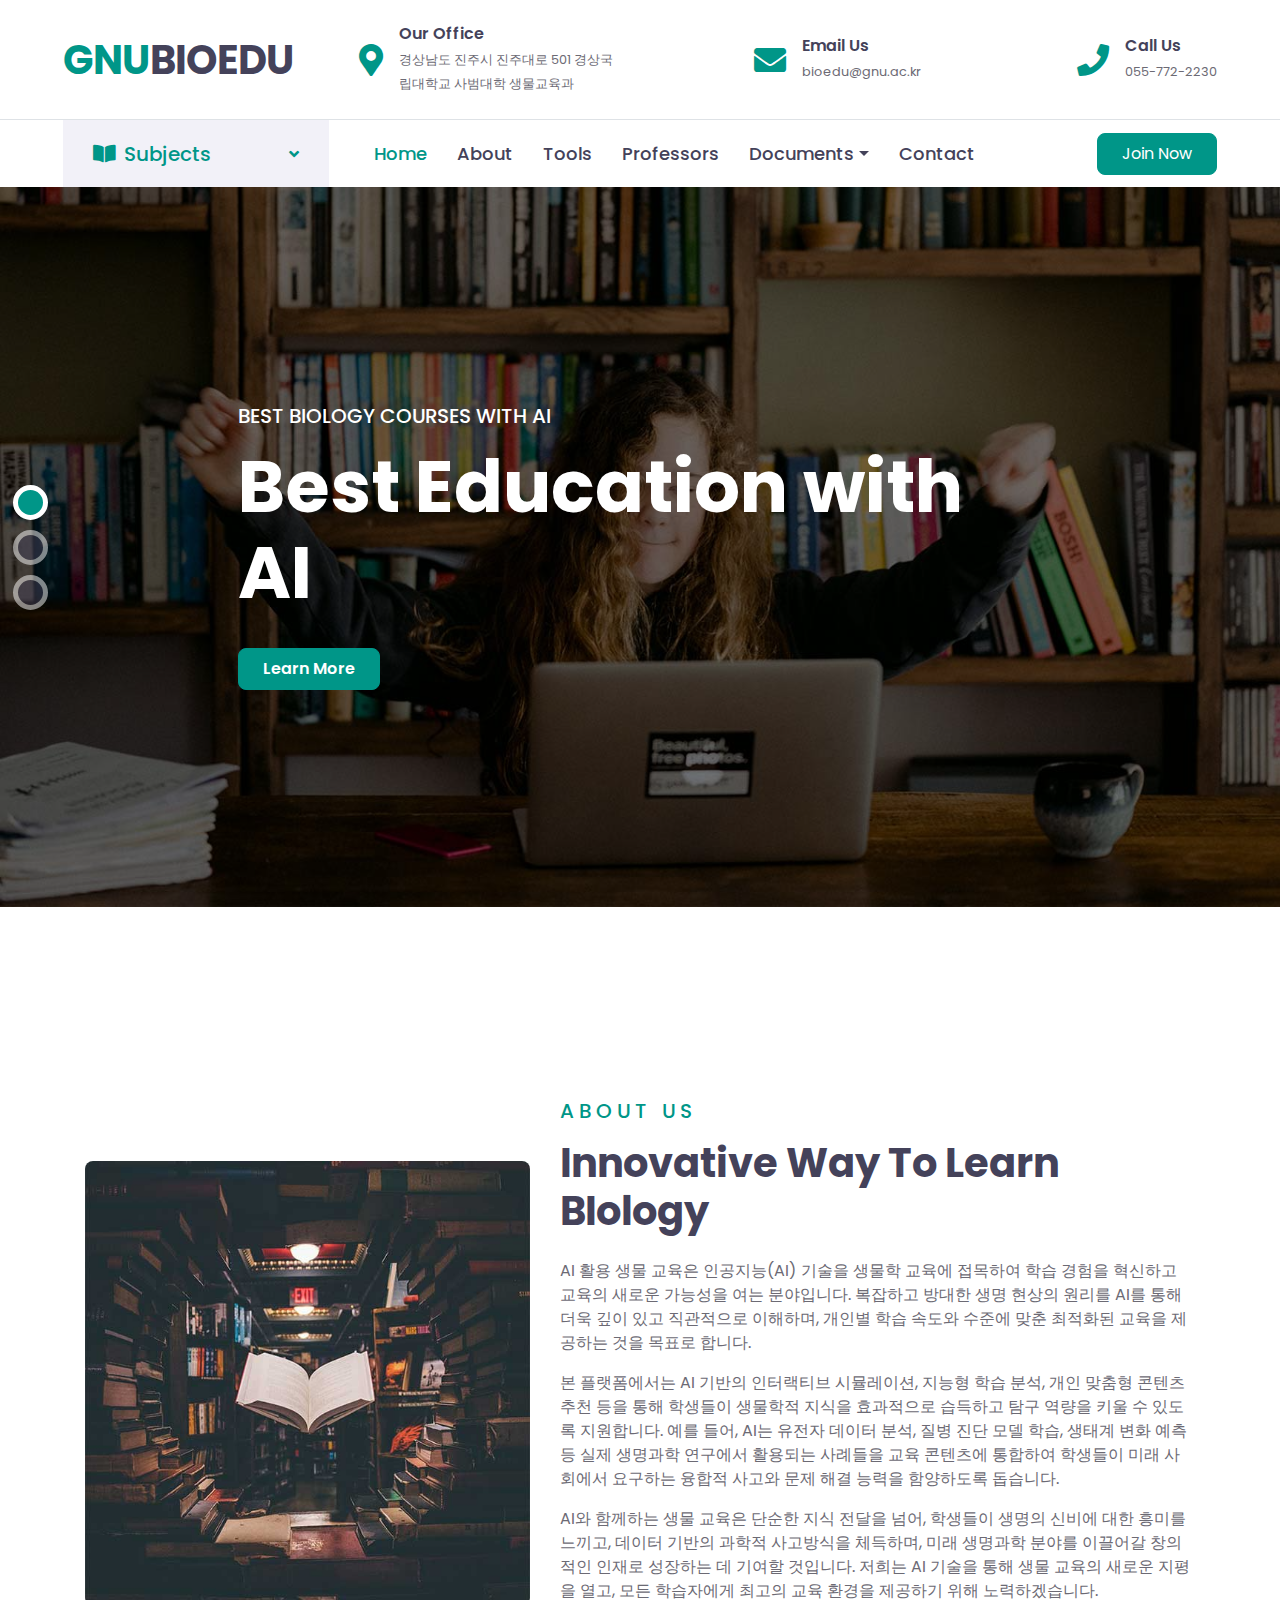
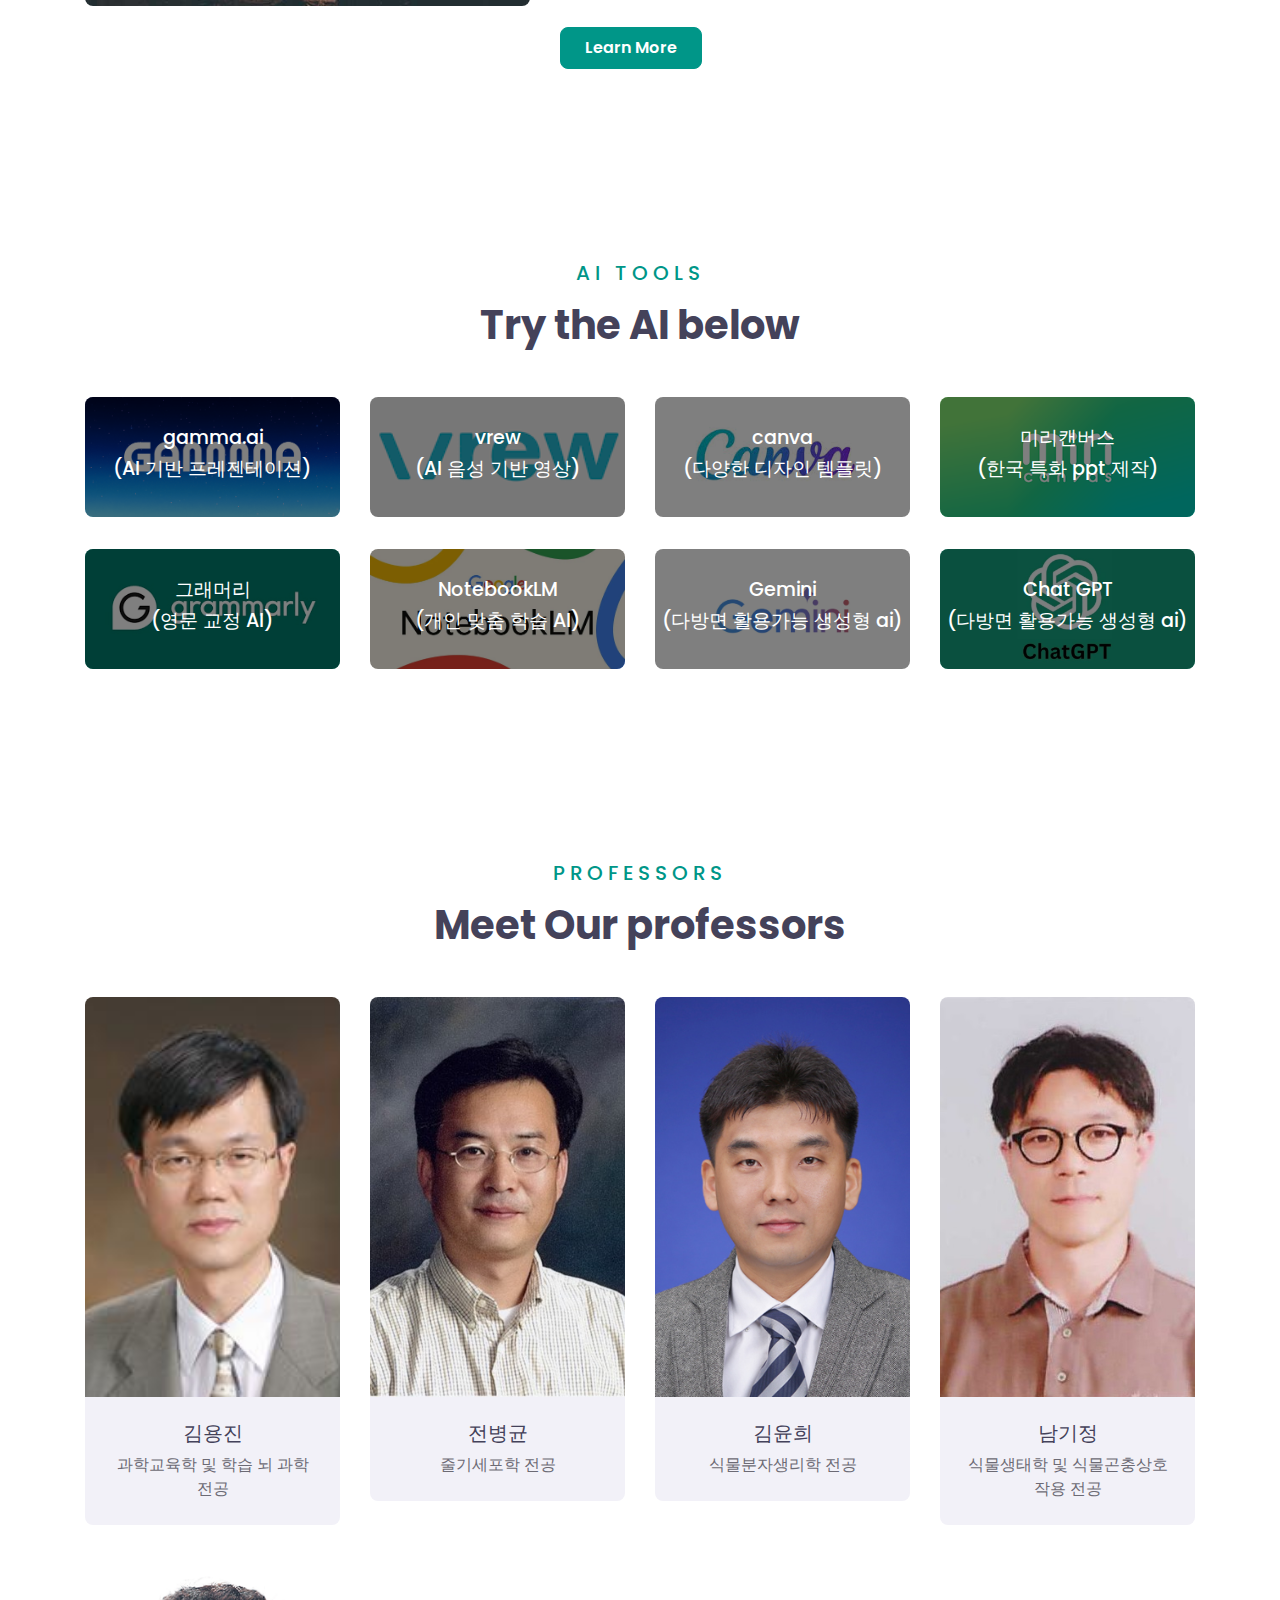
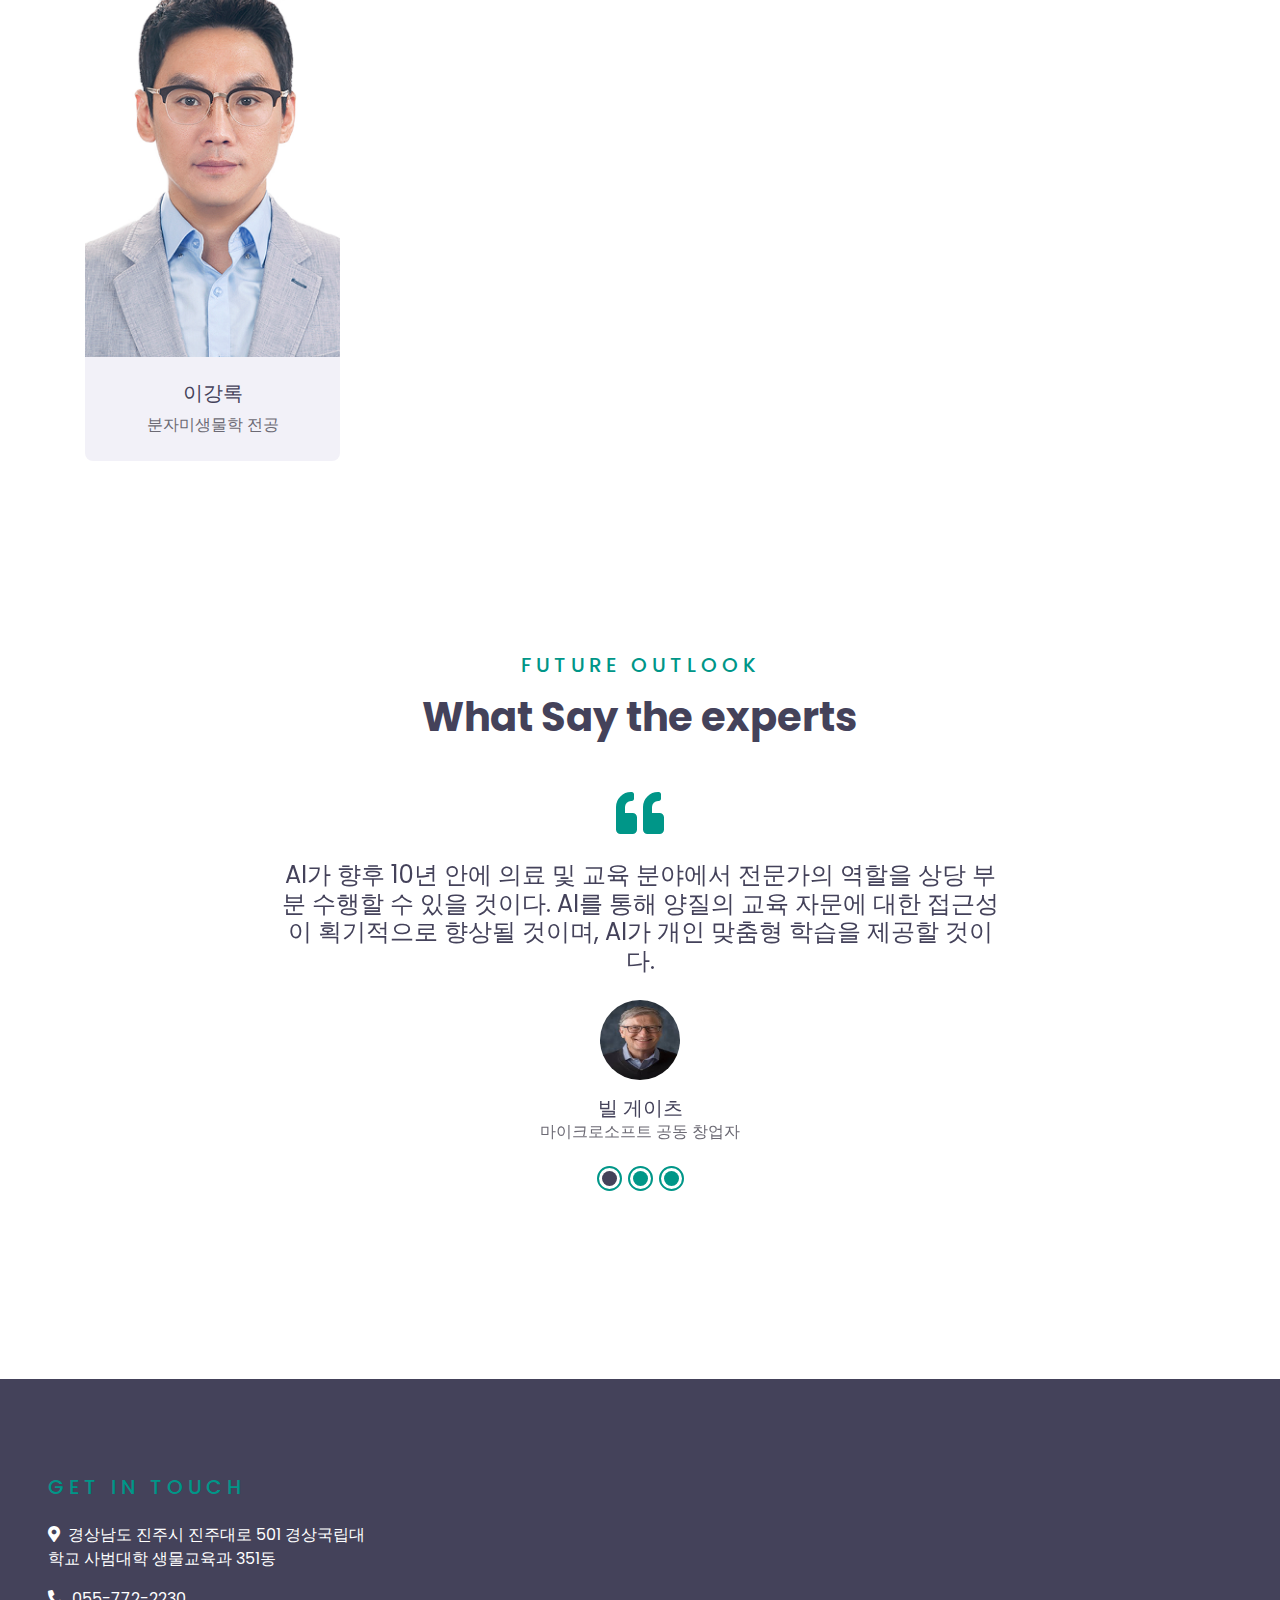
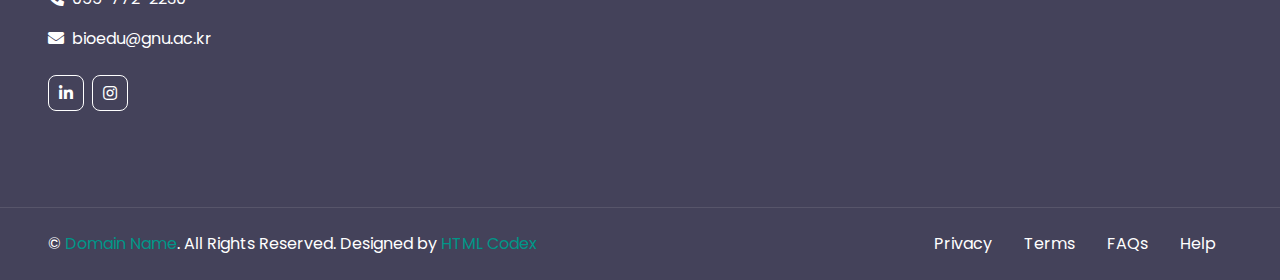
<file: index.html>
<!DOCTYPE html>
<html lang="en">

<head>
    <meta charset="utf-8">
    <title>AiBioEdu - Online Courses HTML Template</title>
    <meta content="width=device-width, initial-scale=1.0" name="viewport">
    <meta content="Free HTML Templates" name="keywords">
    <meta content="Free HTML Templates" name="description">

    <!-- Favicon -->
    <link href="img/favicon.ico" rel="icon">

    <!-- Google Web Fonts -->
    <link rel="preconnect" href="https://fonts.gstatic.com">
    <link href="https://fonts.googleapis.com/css2?family=Poppins:wght@400;500;600;700&display=swap" rel="stylesheet"> 

    <!-- Font Awesome -->
    <link href="https://cdnjs.cloudflare.com/ajax/libs/font-awesome/5.10.0/css/all.min.css" rel="stylesheet">

    <!-- Libraries Stylesheet -->
    <link href="lib/owlcarousel/assets/owl.carousel.min.css" rel="stylesheet">

    <!-- Customized Bootstrap Stylesheet -->
    <link href="css/style.css" rel="stylesheet">
</head>

<body>
    <!-- Topbar Start -->
    <div class="container-fluid d-none d-lg-block">
        <div class="row align-items-center py-4 px-xl-5">
            <div class="col-lg-3">
                <a href="" class="text-decoration-none">
                    <h1 class="m-0"><span class="text-primary">GNU</span>BIOEDU</h1>
                </a>
            </div>
            <div class="col-lg-3 text-right">
                <div class="d-inline-flex align-items-center">
                    <i class="fa fa-2x fa-map-marker-alt text-primary mr-3"></i>
                    <div class="text-left">
                        <h6 class="font-weight-semi-bold mb-1">Our Office</h6>
                        <small>경상남도 진주시 진주대로 501 경상국립대학교 사범대학 생물교육과</small>
                    </div>
                </div>
            </div>
            <div class="col-lg-3 text-right">
                <div class="d-inline-flex align-items-center">
                    <i class="fa fa-2x fa-envelope text-primary mr-3"></i>
                    <div class="text-left">
                        <h6 class="font-weight-semi-bold mb-1">Email Us</h6>
                        <small>bioedu@gnu.ac.kr</small>
                    </div>
                </div>
            </div>
            <div class="col-lg-3 text-right">
                <div class="d-inline-flex align-items-center">
                    <i class="fa fa-2x fa-phone text-primary mr-3"></i>
                    <div class="text-left">
                        <h6 class="font-weight-semi-bold mb-1">Call Us</h6>
                        <small>055-772-2230</small>
                    </div>
                </div>
            </div>
        </div>
    </div>
    <!-- Topbar End -->


    <!-- Navbar Start -->
    <div class="container-fluid">
        <div class="row border-top px-xl-5">
            <div class="col-lg-3 d-none d-lg-block">
                <a class="d-flex align-items-center justify-content-between bg-secondary w-100 text-decoration-none" data-toggle="collapse" href="#navbar-vertical" style="height: 67px; padding: 0 30px;">
                    <h5 class="text-primary m-0"><i class="fa fa-book-open mr-2"></i>Subjects</h5>
                    <i class="fa fa-angle-down text-primary"></i>
                </a>
                <nav class="collapse position-absolute navbar navbar-vertical navbar-light align-items-start p-0 border border-top-0 border-bottom-0 bg-light" id="navbar-vertical" style="width: calc(100% - 30px); z-index: 9;">
                    <div class="navbar-nav w-100">
                        <div class="nav-item dropdown">
                            <a href="#" class="nav-link" data-toggle="dropdown">Web Design <i class="fa fa-angle-down float-right mt-1"></i></a>
                            <div class="dropdown-menu position-absolute bg-secondary border-0 rounded-0 w-100 m-0">
                                <a href="" class="dropdown-item">HTML</a>
                                <a href="" class="dropdown-item">CSS</a>
                                <a href="" class="dropdown-item">jQuery</a>
                            </div>
                        </div>
                        <a href="" class="nav-item nav-link">Apps Design</a>
                        <a href="" class="nav-item nav-link">Marketing</a>
                        <a href="" class="nav-item nav-link">Research</a>
                        <a href="" class="nav-item nav-link">SEO</a>
                    </div>
                </nav>
            </div>
            <div class="col-lg-9">
                <nav class="navbar navbar-expand-lg bg-light navbar-light py-3 py-lg-0 px-0">
                    <a href="" class="text-decoration-none d-block d-lg-none">
                        <h1 class="m-0"><span class="text-primary">E</span>COURSES</h1>
                    </a>
                    <button type="button" class="navbar-toggler" data-toggle="collapse" data-target="#navbarCollapse">
                        <span class="navbar-toggler-icon"></span>
                    </button>
                    <div class="collapse navbar-collapse justify-content-between" id="navbarCollapse">
                        <div class="navbar-nav py-0">
                            <a href="index.html" class="nav-item nav-link active">Home</a>
                            <a href="about.html" class="nav-item nav-link">About</a>
                            <a href="course.html" class="nav-item nav-link">Tools</a>
                            <a href="teacher.html" class="nav-item nav-link">Professors</a>
                            <div class="nav-item dropdown">
                                <a href="#" class="nav-link dropdown-toggle" data-toggle="dropdown">Documents</a>
                                <div class="dropdown-menu rounded-0 m-0">
                                    <a href="blog.html" class="dropdown-item">Blog List</a>
                                    <a href="single.html" class="dropdown-item">Blog Detail</a>
                                </div>
                            </div>
                            <a href="contact.html" class="nav-item nav-link">Contact</a>
                        </div>
                        <a class="btn btn-primary py-2 px-4 ml-auto d-none d-lg-block" href="">Join Now</a>
                    </div>
                </nav>
            </div>
        </div>
    </div>
    <!-- Navbar End -->


    <!-- Carousel Start -->
    <div class="container-fluid p-0 pb-5 mb-5">
        <div id="header-carousel" class="carousel slide carousel-fade" data-ride="carousel">
            <ol class="carousel-indicators">
                <li data-target="#header-carousel" data-slide-to="0" class="active"></li>
                <li data-target="#header-carousel" data-slide-to="1"></li>
                <li data-target="#header-carousel" data-slide-to="2"></li>
            </ol>
            <div class="carousel-inner">
                <div class="carousel-item active" style="min-height: 300px;">
                    <img class="position-relative w-100" src="img/carousel-1.jpg" style="min-height: 300px; object-fit: cover;">
                    <div class="carousel-caption d-flex align-items-center justify-content-center">
                        <div class="p-5" style="width: 100%; max-width: 900px;">
                            <h5 class="text-white text-uppercase mb-md-3">Best Biology Courses With AI</h5>
                            <h1 class="display-3 text-white mb-md-4">Best Education with AI</h1>
                            <a href="" class="btn btn-primary py-md-2 px-md-4 font-weight-semi-bold mt-2">Learn More</a>
                        </div>
                    </div>
                </div>
                <div class="carousel-item" style="min-height: 300px;">
                    <img class="position-relative w-100" src="img/carousel-2.jpg" style="min-height: 300px; object-fit: cover;">
                    <div class="carousel-caption d-flex align-items-center justify-content-center">
                        <div class="p-5" style="width: 100%; max-width: 900px;">
                            <h5 class="text-white text-uppercase mb-md-3">Best Biology Courses With AI</h5>
                            <h1 class="display-3 text-white mb-md-4">Best Online Learning Platform</h1>
                            <a href="" class="btn btn-primary py-md-2 px-md-4 font-weight-semi-bold mt-2">Learn More</a>
                        </div>
                    </div>
                </div>
                <div class="carousel-item" style="min-height: 300px;">
                    <img class="position-relative w-100" src="img/carousel-3.jpg" style="min-height: 300px; object-fit: cover;">
                    <div class="carousel-caption d-flex align-items-center justify-content-center">
                        <div class="p-5" style="width: 100%; max-width: 900px;">
                            <h5 class="text-white text-uppercase mb-md-3">Best Biology Courses With AI</h5>
                            <h1 class="display-3 text-white mb-md-4">New Way To Learn Biology</h1>
                            <a href="" class="btn btn-primary py-md-2 px-md-4 font-weight-semi-bold mt-2">Learn More</a>
                        </div>
                    </div>
                </div>
            </div>
        </div>
    </div>
    <!-- Carousel End -->


    <!-- About Start -->
    <div class="container-fluid py-5">
        <div class="container py-5">
            <div class="row align-items-center">
                <div class="col-lg-5">
                    <img class="img-fluid rounded mb-4 mb-lg-0" src="img/about.jpg" alt="">
                </div>
                <div class="col-lg-7">
                    <div class="text-left mb-4">
                        <h5 class="text-primary text-uppercase mb-3" style="letter-spacing: 5px;">About Us</h5>
                        <h1>Innovative Way To Learn BIology</h1>
                    </div>
                    <p> AI 활용 생물 교육은 인공지능(AI) 기술을 생물학 교육에 접목하여 학습 경험을 혁신하고 교육의 새로운 가능성을 여는 분야입니다. 복잡하고 방대한 생명 현상의 원리를 AI를 통해 더욱 깊이 있고 직관적으로 이해하며, 개인별 학습 속도와 수준에 맞춘 최적화된 교육을 제공하는 것을 목표로 합니다.</p>

                    <p> 본 플랫폼에서는 AI 기반의 인터랙티브 시뮬레이션, 지능형 학습 분석, 개인 맞춤형 콘텐츠 추천 등을 통해 학생들이 생물학적 지식을 효과적으로 습득하고 탐구 역량을 키울 수 있도록 지원합니다. 예를 들어, AI는 유전자 데이터 분석, 질병 진단 모델 학습, 생태계 변화 예측 등 실제 생명과학 연구에서 활용되는 사례들을 교육 콘텐츠에 통합하여 학생들이 미래 사회에서 요구하는 융합적 사고와 문제 해결 능력을 함양하도록 돕습니다.</p>

                    <p> AI와 함께하는 생물 교육은 단순한 지식 전달을 넘어, 학생들이 생명의 신비에 대한 흥미를 느끼고, 데이터 기반의 과학적 사고방식을 체득하며, 미래 생명과학 분야를 이끌어갈 창의적인 인재로 성장하는 데 기여할 것입니다. 저희는 AI 기술을 통해 생물 교육의 새로운 지평을 열고, 모든 학습자에게 최고의 교육 환경을 제공하기 위해 노력하겠습니다.</p>
                    <a href="" class="btn btn-primary py-md-2 px-md-4 font-weight-semi-bold mt-2">Learn More</a>
                </div>
            </div>
        </div>
    </div>
    <!-- About End -->


    <!-- Category Start -->
    <div class="container-fluid py-5">
        <div class="container pt-5 pb-3">
            <div class="text-center mb-5">
                <h5 class="text-primary text-uppercase mb-3" style="letter-spacing: 5px;">AI TOOLS</h5>
                <h1>Try the AI below</h1>
            </div>
            <div class="row">
                <div class="col-lg-3 col-md-6 mb-4">
                    <div class="cat-item position-relative overflow-hidden rounded mb-2">
                        <img class="img-fluid" src="img/감마.png" alt="">
                        <a class="cat-overlay text-white text-decoration-none" href="https://gamma.app/ko">
                            <h4 class="text-white font-weight-medium">gamma.ai</h4>
                            <h4 class="text-white font-weight-medium">(AI 기반 프레젠테이션)</h4>                            <span></span>
                        </a>
                    </div>
                </div>
                <div class="col-lg-3 col-md-6 mb-4">
                    <div class="cat-item position-relative overflow-hidden rounded mb-2">
                        <img class="img-fluid" src="img/vrew.png" alt="">
                        <a class="cat-overlay text-white text-decoration-none" href="https://vrew.voyagerx.com">
                            <h4 class="text-white font-weight-medium">vrew</h4>
                            <h4 class="text-white font-weight-medium">(AI 음성 기반 영상)</h4>
                            <span></span>
                        </a>
                    </div>
                </div>
                <div class="col-lg-3 col-md-6 mb-4">
                    <div class="cat-item position-relative overflow-hidden rounded mb-2">
                        <img class="img-fluid" src="img/캔바.jpg" alt="">
                        <a class="cat-overlay text-white text-decoration-none" href="https://www.canva.com/ko_kr/">
                            <h4 class="text-white font-weight-medium">canva</h4>
                            <h4 class="text-white font-weight-medium">(다양한 디자인 템플릿)</h4>
                            <span></span>
                        </a>
                    </div>
                </div>
                <div class="col-lg-3 col-md-6 mb-4">
                    <div class="cat-item position-relative overflow-hidden rounded mb-2">
                        <img class="img-fluid" src="img/미리.png" alt="">
                        <a class="cat-overlay text-white text-decoration-none" href="https://www.miricanvas.com">
                            <h4 class="text-white font-weight-medium">미리캔버스</h4>
                            <h4 class="text-white font-weight-medium">(한국 특화 ppt 제작)</h4>
                            <span></span>
                        </a>
                    </div>
                </div>
                <div class="col-lg-3 col-md-6 mb-4">
                    <div class="cat-item position-relative overflow-hidden rounded mb-2">
                        <img class="img-fluid" src="img/그래머리.png" alt="">
                        <a class="cat-overlay text-white text-decoration-none" href="https://www.grammarly.com">
                            <h4 class="text-white font-weight-medium">그래머리</h4>
                            <h4 class="text-white font-weight-medium">(영문 교정 AI)</h4>
                            <span></span>
                        </a>
                    </div>
                </div>
                <div class="col-lg-3 col-md-6 mb-4">
                    <div class="cat-item position-relative overflow-hidden rounded mb-2">
                        <img class="img-fluid" src="img/notebooklm.jpg" alt="">
                        <a class="cat-overlay text-white text-decoration-none" href="https://notebooklm.google.com">
                            <h4 class="text-white font-weight-medium">NotebookLM</h4>
                            <h4 class="text-white font-weight-medium">(개인 맞춤 학습 AI)</h4>
                            <span></span>
                        </a>
                    </div>
                </div>
                <div class="col-lg-3 col-md-6 mb-4">
                    <div class="cat-item position-relative overflow-hidden rounded mb-2">
                        <img class="img-fluid" src="img/Gemini.jpg" alt="">
                        <a class="cat-overlay text-white text-decoration-none" href="https://gemini.google.com/">
                            <h4 class="text-white font-weight-medium">Gemini</h4>
                            <h4 class="text-white font-weight-medium">(다방면 활용가능 생성형 ai)</h4>
                            <span></span>
                        </a>
                    </div>
                </div>
                <div class="col-lg-3 col-md-6 mb-4">
                    <div class="cat-item position-relative overflow-hidden rounded mb-2">
                        <img class="img-fluid" src="img/GPT.jpg" alt="">
                        <a class="cat-overlay text-white text-decoration-none" href="https://chat.openai.com">
                            <h4 class="text-white font-weight-medium">Chat GPT</h4>
                            <h4 class="text-white font-weight-medium">(다방면 활용가능 생성형 ai)</h4>                            <span></span>
                        </a>
                    </div>
                </div>
            </div>
        </div>
    </div>
    <!-- Category Start -->


    <!-- Team Start -->
    <div class="container-fluid py-5">
        <div class="container pt-5 pb-3">
            <div class="text-center mb-5">
                <h5 class="text-primary text-uppercase mb-3" style="letter-spacing: 5px;">professors</h5>
                <h1>Meet Our professors</h1>
            </div>
            <div class="row">
                <div class="col-md-6 col-lg-3 text-center team mb-4">
                    <div class="team-item rounded overflow-hidden mb-2">
                        <div class="team-img position-relative">
                            <img class="img-fluid" src="img/ff-kim.jpg" alt="">
                            <div class="team-social">
                                <a class="btn btn-outline-light btn-square mx-1" href="#"><i class="fab fa-facebook-f"></i></a>
                                <a class="btn btn-outline-light btn-square mx-1" href="#"><i class="fab fa-linkedin-in"></i></a>
                            </div>
                        </div>
                        <div class="bg-secondary p-4">
                            <h5>김용진</h5>
                            <p class="m-0">과학교육학 및 학습 뇌 과학 전공</p>
                        </div>
                    </div>
                </div>
                <div class="col-md-6 col-lg-3 text-center team mb-4">
                    <div class="team-item rounded overflow-hidden mb-2">
                        <div class="team-img position-relative">
                            <img class="img-fluid" src="img/ff-jeon.jpg" alt="">
                            <div class="team-social">
                                <a class="btn btn-outline-light btn-square mx-1" href="#"><i class="fab fa-facebook-f"></i></a>
                                <a class="btn btn-outline-light btn-square mx-1" href="#"><i class="fab fa-linkedin-in"></i></a>
                            </div>
                        </div>
                        <div class="bg-secondary p-4">
                            <h5>전병균</h5>
                            <p class="m-0">줄기세포학 전공</p>
                        </div>
                    </div>
                </div>
                <div class="col-md-6 col-lg-3 text-center team mb-4">
                    <div class="team-item rounded overflow-hidden mb-2">
                        <div class="team-img position-relative">
                            <img class="img-fluid" src="img/ff-kimyh.jpg" alt="">
                            <div class="team-social">
                                <a class="btn btn-outline-light btn-square mx-1" href="#"><i class="fab fa-facebook-f"></i></a>
                                <a class="btn btn-outline-light btn-square mx-1" href="https://www.gnu.ac.kr/plant/main.do"><i class="fab fa-linkedin-in"></i></a>
                            </div>
                        </div>
                        <div class="bg-secondary p-4">
                            <h5>김윤희</h5>
                            <p class="m-0">식물분자생리학 전공</p>
                        </div>
                    </div>
                </div>
                <div class="col-md-6 col-lg-3 text-center team mb-4">
                    <div class="team-item rounded overflow-hidden mb-2">
                        <div class="team-img position-relative">
                            <img class="img-fluid" src="img/ff-nam.jpg" alt="">
                            <div class="team-social">
                                <a class="btn btn-outline-light btn-square mx-1" href="#"><i class="fab fa-facebook-f"></i></a>
                                <a class="btn btn-outline-light btn-square mx-1" href="#"><i class="fab fa-linkedin-in"></i></a>
                            </div>
                        </div>
                        <div class="bg-secondary p-4">
                            <h5>남기정</h5>
                            <p class="m-0">식물생태학 및 식물곤충상호작용 전공</p>
                        </div>
                    </div>
                </div>
                                <div class="col-md-6 col-lg-3 text-center team mb-4">
                    <div class="team-item rounded overflow-hidden mb-2">
                        <div class="team-img position-relative">
                            <img class="img-fluid" src="img/ff-lee.jpg" alt="">
                            <div class="team-social">
                                <a class="btn btn-outline-light btn-square mx-1" href="#"><i class="fab fa-facebook-f"></i></a>
                                <a class="btn btn-outline-light btn-square mx-1" href="#"><i class="fab fa-linkedin-in"></i></a>
                            </div>
                        </div>
                        <div class="bg-secondary p-4">
                            <h5>이강록</h5>
                            <p class="m-0">분자미생물학 전공</p>
                        </div>
                    </div>
                </div>
            </div>
        </div>
    </div>
    <!-- Team End -->


    <!-- Testimonial Start -->
    <div class="container-fluid py-5">
        <div class="container py-5">
            <div class="text-center mb-5">
                <h5 class="text-primary text-uppercase mb-3" style="letter-spacing: 5px;">Future Outlook</h5>
                <h1>What Say the experts</h1>
            </div>
            <div class="row justify-content-center">
                <div class="col-lg-8">
                    <div class="owl-carousel testimonial-carousel">
                        <div class="text-center">
                            <i class="fa fa-3x fa-quote-left text-primary mb-4"></i>
                            <h4 class="font-weight-normal mb-4">AI가 향후 10년 안에 의료 및 교육 분야에서 전문가의 역할을 상당 부분 수행할 수 있을 것이다. AI를 통해 양질의 교육 자문에 대한 접근성이 획기적으로 향상될 것이며, AI가 개인 맞춤형 학습을 제공할 것이다.</h4>
                            <img class="img-fluid mx-auto mb-3" src="img/testimonial-빌 게이츠.jpg" alt="">
                            <h5 class="m-0">빌 게이츠</h5>
                            <span>마이크로소프트 공동 창업자</span>
                        </div>
                        <div class="text-center">
                            <i class="fa fa-3x fa-quote-left text-primary mb-4"></i>
                            <h4 class="font-weight-normal mb-4">AI는 학생 개개인의 학습 패턴을 이해하고 그에 맞춰 최적화된 교육 콘텐츠와 속도를 제공함으로써 진정한 개인 맞춤형 학습을 실현할 것이다. 이는 마치 모든 학생이 최고의 개인 교사를 두는 것과 같은 효과를 가져올 것이다.</h4>
                            <img class="img-fluid mx-auto mb-3" src="img/testimonial-레이.jpg" alt="">
                            <h5 class="m-0">레이 커즈와일</h5>
                            <span>구글 엔지니어링 이사</span>
                        </div>
                        <div class="text-center">
                            <i class="fa fa-3x fa-quote-left text-primary mb-4"></i>
                            <h4 class="font-weight-normal mb-4">AI와 온라인 학습 플랫폼의 결합은 전 세계 수백만 명에게 저렴하거나 무료로 양질의 교육을 제공할 수 있는 엄청난 잠재력을 가지고 있다. 지리적, 경제적 장벽 없이 누구나 최고의 교육을 받을 수 있는 시대를 열 것이다.</h4>
                            <img class="img-fluid mx-auto mb-3" src="img/testimonial-3.jpg" alt="">
                            <h5 class="m-0">세바스찬 스런</h5>
                            <span>구글 X 공동 설립자</span>
                        </div>
                    </div>
                </div>
            </div>
        </div>
    </div>
    <!-- Testimonial End -->




    <!-- Footer Start -->
    <div class="container-fluid bg-dark text-white py-5 px-sm-3 px-lg-5" style="margin-top: 90px;">
        <div class="row pt-5">
            <div class="col-lg-7 col-md-12">
                <div class="row">
                    <div class="col-md-6 mb-5">
                        <h5 class="text-primary text-uppercase mb-4" style="letter-spacing: 5px;">Get In Touch</h5>
                        <p><i class="fa fa-map-marker-alt mr-2"></i>경상남도 진주시 진주대로 501 경상국립대학교 사범대학 생물교육과 351동</p>
                        <p><i class="fa fa-phone-alt mr-2"></i>055-772-2230</p>
                        <p><i class="fa fa-envelope mr-2"></i>bioedu@gnu.ac.kr</p>
                        <div class="d-flex justify-content-start mt-4">
                            <a class="btn btn-outline-light btn-square mr-2" href="https://www.gnu.ac.kr/bioedu/main.do"><i class="fab fa-linkedin-in"></i></a>
                            <a class="btn btn-outline-light btn-square" href="https://www.instagram.com/gnu_bio_edu/?igshid=MzRlODBiNWFlZA%3D%3D"><i class="fab fa-instagram"></i></a>
                        </div>
                    </div>
                        </div>
                    </div>
                </div>
            </div>
                        </div>
                    </div>
                </div>
            </div>
        </div>
    </div>
    <div class="container-fluid bg-dark text-white border-top py-4 px-sm-3 px-md-5" style="border-color: rgba(256, 256, 256, .1) !important;">
        <div class="row">
            <div class="col-lg-6 text-center text-md-left mb-3 mb-md-0">
                <p class="m-0 text-white">&copy; <a href="#">Domain Name</a>. All Rights Reserved. Designed by <a href="https://htmlcodex.com">HTML Codex</a>
                </p>
            </div>
            <div class="col-lg-6 text-center text-md-right">
                <ul class="nav d-inline-flex">
                    <li class="nav-item">
                        <a class="nav-link text-white py-0" href="#">Privacy</a>
                    </li>
                    <li class="nav-item">
                        <a class="nav-link text-white py-0" href="#">Terms</a>
                    </li>
                    <li class="nav-item">
                        <a class="nav-link text-white py-0" href="#">FAQs</a>
                    </li>
                    <li class="nav-item">
                        <a class="nav-link text-white py-0" href="#">Help</a>
                    </li>
                </ul>
            </div>
        </div>
    </div>
    <!-- Footer End -->


    <!-- Back to Top -->
    <a href="#" class="btn btn-lg btn-primary btn-lg-square back-to-top"><i class="fa fa-angle-double-up"></i></a>


    <!-- JavaScript Libraries -->
    <script src="https://code.jquery.com/jquery-3.4.1.min.js"></script>
    <script src="https://stackpath.bootstrapcdn.com/bootstrap/4.4.1/js/bootstrap.bundle.min.js"></script>
    <script src="lib/easing/easing.min.js"></script>
    <script src="lib/owlcarousel/owl.carousel.min.js"></script>

    <!-- Contact Javascript File -->
    <script src="mail/jqBootstrapValidation.min.js"></script>
    <script src="mail/contact.js"></script>

    <!-- Template Javascript -->
    <script src="js/main.js"></script>
    <style>
    /* Explore Top Subjects 글자 크기 조절 */
    .cat-item .cat-overlay h4 {
        font-size: 1.2em; /* 원하는 크기로 조절하세요 */
    }

    .cat-item .cat-overlay span {
        font-size: 0.8em; /* 원하는 크기로 조절하세요 */
    }
    .team-item .team-img img {
        width: 400px;  /* 원하는 너비 (예: 180px) */
        height: 400px; /* 원하는 높이 (예: 너비와 동일하게 180px로 하여 정사각형으로 만듦) */
        object-fit: cover; /* 중요: 이미지 비율을 유지하면서 지정된 너비/높이에 꽉 차도록 표시하고, 초과되는 부분은 잘라냅니다. */
    }
        /* "AI TOOLS" 섹션의 각 항목(.cat-item) 크기 일정하게 만들기 (새로 추가 또는 수정) */
    .cat-item {
        height: 120px; /* 모든 항목의 높이를 동일하게 설정합니다. 원하시는 높이로 조절하세요. */
        display: flex; /* 내부 요소 정렬을 위해 flex 사용 (선택 사항) */
        flex-direction: column; /* 내부 요소 수직 정렬 (선택 사항) */
        position: relative; /* .cat-overlay의 absolute 포지셔닝 기준점 */
        overflow: hidden; /* 이미지가 둥근 모서리를 벗어나지 않도록 */
    }

    .cat-item img.img-fluid {
        width: 100%;
        height: 100%; /* .cat-item 높이에 꽉 차도록 설정 */
        object-fit: cover; /* 이미지 비율을 유지하면서 영역을 덮도록, 필요시 이미지 일부 잘림 */
    }

    /* .cat-overlay 는 이미 position: absolute 로 전체를 덮고 있으므로,
       내부 텍스트는 기존 flex 설정으로 중앙 정렬됩니다.
       만약 overlay 배경색을 바꾸고 싶다면 아래 주석 해제 후 수정하세요. */
    /*
    .cat-item .cat-overlay {
        background: rgba(0, 150, 136, 0.6); /* 예시: var(--primary) 색상의 반투명 배경 
    }
    */
</style>
</body>

</html>
</file>
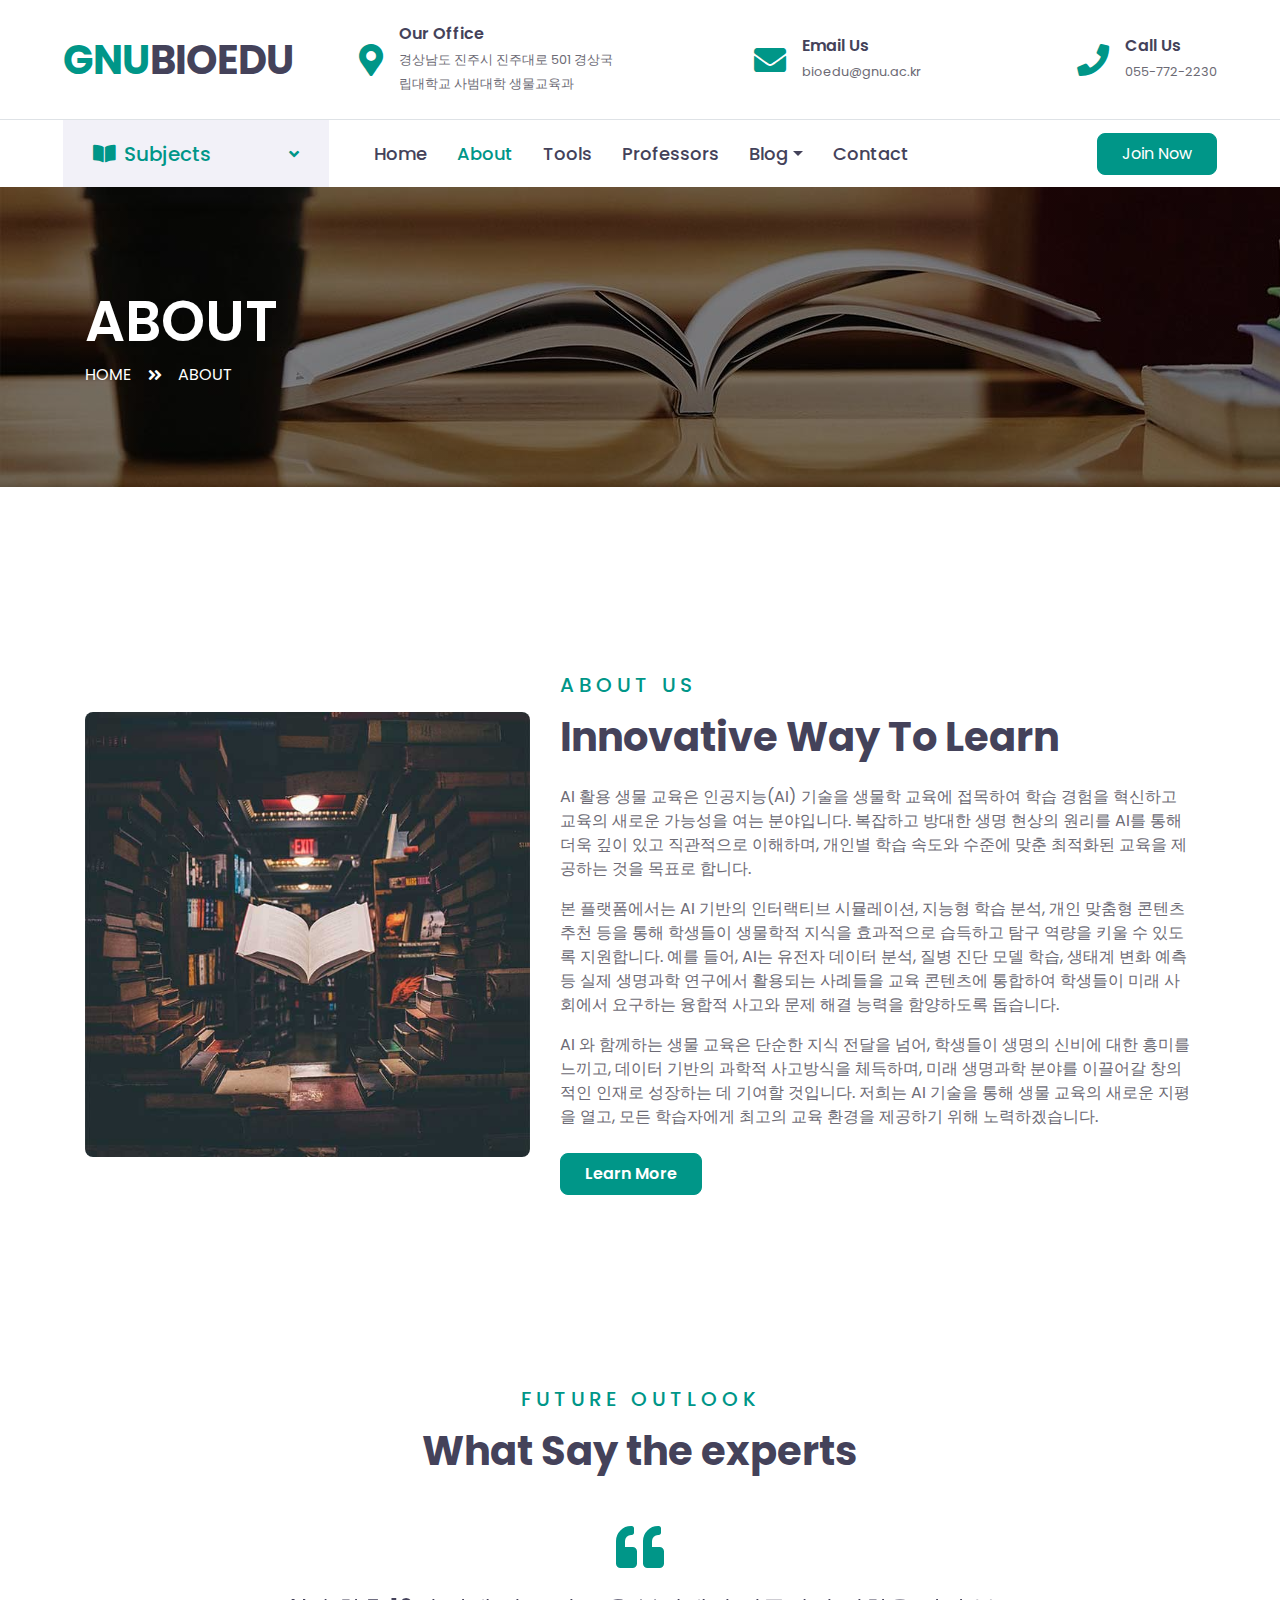
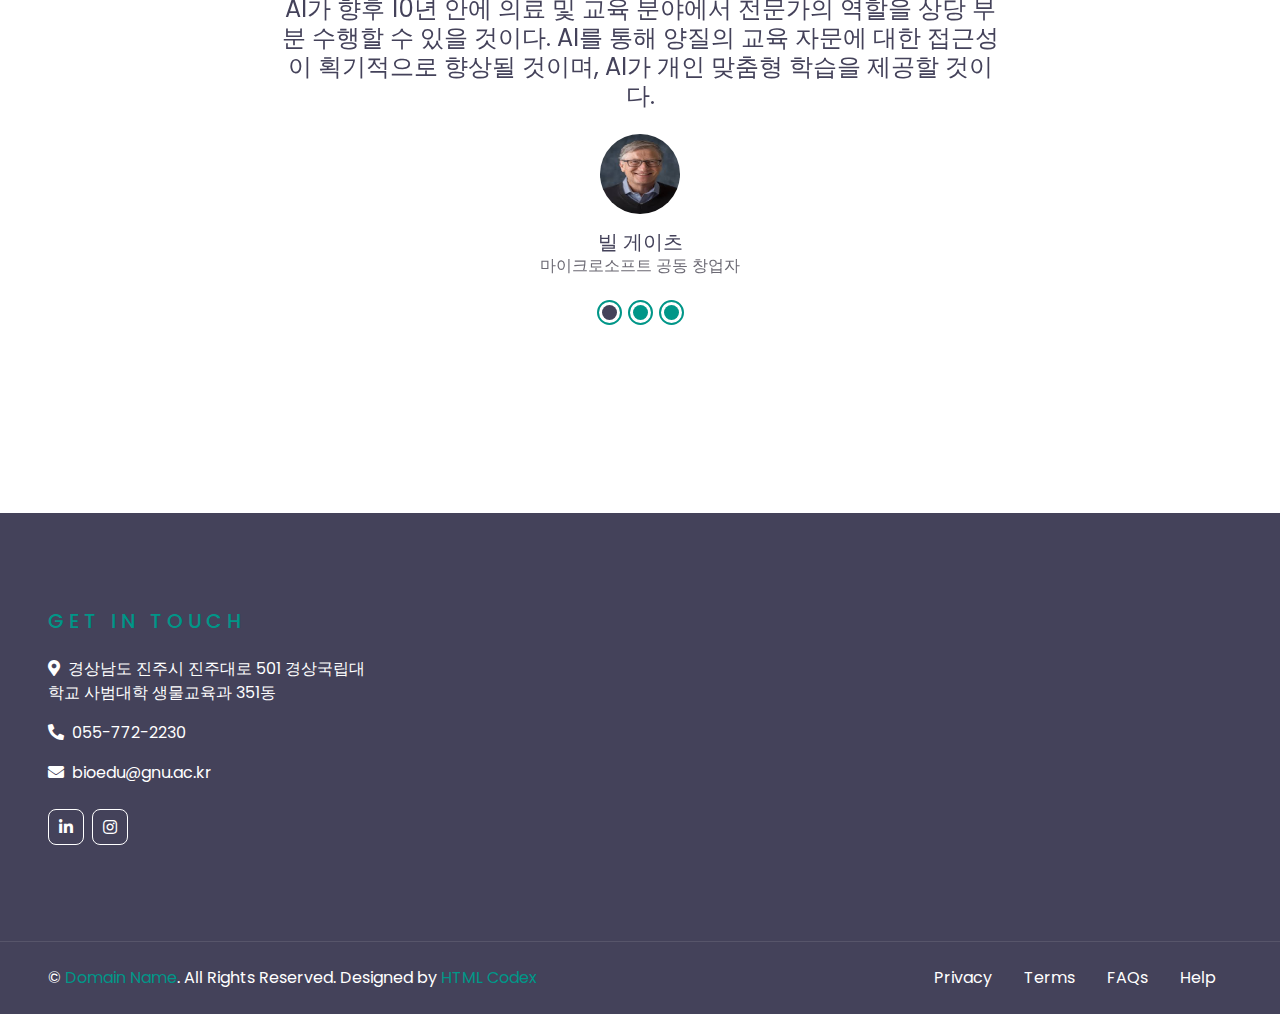
<file: about.html>
<!DOCTYPE html>
<html lang="en">

<head>
    <meta charset="utf-8">
    <title>ECOURSES - Online Courses HTML Template</title>
    <meta content="width=device-width, initial-scale=1.0" name="viewport">
    <meta content="Free HTML Templates" name="keywords">
    <meta content="Free HTML Templates" name="description">

    <!-- Favicon -->
    <link href="img/favicon.ico" rel="icon">

    <!-- Google Web Fonts -->
    <link rel="preconnect" href="https://fonts.gstatic.com">
    <link href="https://fonts.googleapis.com/css2?family=Poppins:wght@400;500;600;700&display=swap" rel="stylesheet"> 

    <!-- Font Awesome -->
    <link href="https://cdnjs.cloudflare.com/ajax/libs/font-awesome/5.10.0/css/all.min.css" rel="stylesheet">

    <!-- Libraries Stylesheet -->
    <link href="lib/owlcarousel/assets/owl.carousel.min.css" rel="stylesheet">

    <!-- Customized Bootstrap Stylesheet -->
    <link href="css/style.css" rel="stylesheet">
</head>

<body>
    <!-- Topbar Start -->
    <div class="container-fluid d-none d-lg-block">
        <div class="row align-items-center py-4 px-xl-5">
            <div class="col-lg-3">
                <a href="" class="text-decoration-none">
                    <h1 class="m-0"><span class="text-primary">GNU</span>BIOEDU</h1>
                </a>
            </div>
            <div class="col-lg-3 text-right">
                <div class="d-inline-flex align-items-center">
                    <i class="fa fa-2x fa-map-marker-alt text-primary mr-3"></i>
                    <div class="text-left">
                        <h6 class="font-weight-semi-bold mb-1">Our Office</h6>
                        <small>경상남도 진주시 진주대로 501 경상국립대학교 사범대학 생물교육과</small>
                    </div>
                </div>
            </div>
            <div class="col-lg-3 text-right">
                <div class="d-inline-flex align-items-center">
                    <i class="fa fa-2x fa-envelope text-primary mr-3"></i>
                    <div class="text-left">
                        <h6 class="font-weight-semi-bold mb-1">Email Us</h6>
                        <small>bioedu@gnu.ac.kr</small>
                    </div>
                </div>
            </div>
            <div class="col-lg-3 text-right">
                <div class="d-inline-flex align-items-center">
                    <i class="fa fa-2x fa-phone text-primary mr-3"></i>
                    <div class="text-left">
                        <h6 class="font-weight-semi-bold mb-1">Call Us</h6>
                        <small>055-772-2230</small>
                    </div>
                </div>
            </div>
        </div>
    </div>
    <!-- Topbar End -->


    <!-- Navbar Start -->
    <div class="container-fluid">
        <div class="row border-top px-xl-5">
            <div class="col-lg-3 d-none d-lg-block">
                <a class="d-flex align-items-center justify-content-between bg-secondary w-100 text-decoration-none" data-toggle="collapse" href="#navbar-vertical" style="height: 67px; padding: 0 30px;">
                    <h5 class="text-primary m-0"><i class="fa fa-book-open mr-2"></i>Subjects</h5>
                    <i class="fa fa-angle-down text-primary"></i>
                </a>
                <nav class="collapse position-absolute navbar navbar-vertical navbar-light align-items-start p-0 border border-top-0 border-bottom-0 bg-light" id="navbar-vertical" style="width: calc(100% - 30px); z-index: 9;">
                    <div class="navbar-nav w-100">
                        <div class="nav-item dropdown">
                            <a href="#" class="nav-link" data-toggle="dropdown">Web Design <i class="fa fa-angle-down float-right mt-1"></i></a>
                            <div class="dropdown-menu position-absolute bg-secondary border-0 rounded-0 w-100 m-0">
                                <a href="" class="dropdown-item">HTML</a>
                                <a href="" class="dropdown-item">CSS</a>
                                <a href="" class="dropdown-item">jQuery</a>
                            </div>
                        </div>
                        <a href="" class="nav-item nav-link">Apps Design</a>
                        <a href="" class="nav-item nav-link">Marketing</a>
                        <a href="" class="nav-item nav-link">Research</a>
                        <a href="" class="nav-item nav-link">SEO</a>
                    </div>
                </nav>
            </div>
            <div class="col-lg-9">
                <nav class="navbar navbar-expand-lg bg-light navbar-light py-3 py-lg-0 px-0">
                    <a href="" class="text-decoration-none d-block d-lg-none">
                        <h1 class="m-0"><span class="text-primary">E</span>COURSES</h1>
                    </a>
                    <button type="button" class="navbar-toggler" data-toggle="collapse" data-target="#navbarCollapse">
                        <span class="navbar-toggler-icon"></span>
                    </button>
                    <div class="collapse navbar-collapse justify-content-between" id="navbarCollapse">
                        <div class="navbar-nav py-0">
                             <a href="index.html" class="nav-item nav-link">Home</a> 
                            <a href="about.html" class="nav-item nav-link active">About</a>
                            <a href="course.html" class="nav-item nav-link">Tools</a>
                            <a href="teacher.html" class="nav-item nav-link">Professors</a>
                            <div class="nav-item dropdown">
                                <a href="#" class="nav-link dropdown-toggle" data-toggle="dropdown">Blog</a>
                                <div class="dropdown-menu rounded-0 m-0">
                                    <a href="blog.html" class="dropdown-item">Blog List</a>
                                    <a href="single.html" class="dropdown-item">Blog Detail</a>
                                </div>
                            </div>
                            <a href="contact.html" class="nav-item nav-link">Contact</a>
                    </div>
                        <a class="btn btn-primary py-2 px-4 ml-auto d-none d-lg-block" href="">Join Now</a>
                    </div>
                </nav>
            </div>
        </div>
    </div>
    <!-- Navbar End -->


    <!-- Header Start -->
    <div class="container-fluid page-header" style="margin-bottom: 90px;">
        <div class="container">
            <div class="d-flex flex-column justify-content-center" style="min-height: 300px">
                <h3 class="display-4 text-white text-uppercase">About</h3>
                <div class="d-inline-flex text-white">
                    <p class="m-0 text-uppercase"><a class="text-white" href="">Home</a></p>
                    <i class="fa fa-angle-double-right pt-1 px-3"></i>
                    <p class="m-0 text-uppercase">About</p>
                </div>
            </div>
        </div>
    </div>
    <!-- Header End -->


    <!-- About Start -->
    <div class="container-fluid py-5">
        <div class="container py-5">
            <div class="row align-items-center">
                <div class="col-lg-5">
                    <img class="img-fluid rounded mb-4 mb-lg-0" src="img/about.jpg" alt="">
                </div>
                <div class="col-lg-7">
                    <div class="text-left mb-4">
                        <h5 class="text-primary text-uppercase mb-3" style="letter-spacing: 5px;">About Us</h5>
                        <h1>Innovative Way To Learn</h1>
                    </div>
                    <p>AI 활용 생물 교육은 인공지능(AI) 기술을 생물학 교육에 접목하여 학습 경험을 혁신하고 교육의 새로운 가능성을 여는 분야입니다. 복잡하고 방대한 생명 현상의 원리를 AI를 통해 더욱 깊이 있고 직관적으로 이해하며, 개인별 학습 속도와 수준에 맞춘 최적화된 교육을 제공하는 것을 목표로 합니다.</p>

                    <p>본 플랫폼에서는 AI 기반의 인터랙티브 시뮬레이션, 지능형 학습 분석, 개인 맞춤형 콘텐츠 추천 등을 통해 학생들이 생물학적 지식을 효과적으로 습득하고 탐구 역량을 키울 수 있도록 지원합니다. 예를 들어, AI는 유전자 데이터 분석, 질병 진단 모델 학습, 생태계 변화 예측 등 실제 생명과학 연구에서 활용되는 사례들을 교육 콘텐츠에 통합하여 학생들이 미래 사회에서 요구하는 융합적 사고와 문제 해결 능력을 함양하도록 돕습니다.</p>

                    <p>AI 와 함께하는 생물 교육은 단순한 지식 전달을 넘어, 학생들이 생명의 신비에 대한 흥미를 느끼고, 데이터 기반의 과학적 사고방식을 체득하며, 미래 생명과학 분야를 이끌어갈 창의적인 인재로 성장하는 데 기여할 것입니다. 저희는 AI 기술을 통해 생물 교육의 새로운 지평을 열고, 모든 학습자에게 최고의 교육 환경을 제공하기 위해 노력하겠습니다.</p>
                    <a href="" class="btn btn-primary py-md-2 px-md-4 font-weight-semi-bold mt-2">Learn More</a>
                </div>
            </div>
        </div>
    </div>
    <!-- About End -->




    <!-- Testimonial Start -->
    <div class="container-fluid py-5">
        <div class="container py-5">
            <div class="text-center mb-5">
                <h5 class="text-primary text-uppercase mb-3" style="letter-spacing: 5px;">Future Outlook</h5>
                <h1>What Say the experts</h1>
            </div>
            <div class="row justify-content-center">
                <div class="col-lg-8">
                    <div class="owl-carousel testimonial-carousel">
                        <div class="text-center">
                            <i class="fa fa-3x fa-quote-left text-primary mb-4"></i>
                            <h4 class="font-weight-normal mb-4">AI가 향후 10년 안에 의료 및 교육 분야에서 전문가의 역할을 상당 부분 수행할 수 있을 것이다. AI를 통해 양질의 교육 자문에 대한 접근성이 획기적으로 향상될 것이며, AI가 개인 맞춤형 학습을 제공할 것이다.</h4>
                            <img class="img-fluid mx-auto mb-3" src="img/testimonial-빌 게이츠.jpg" alt="">
                            <h5 class="m-0">빌 게이츠</h5>
                            <span>마이크로소프트 공동 창업자</span>
                        </div>
                        <div class="text-center">
                            <i class="fa fa-3x fa-quote-left text-primary mb-4"></i>
                            <h4 class="font-weight-normal mb-4">AI는 학생 개개인의 학습 패턴을 이해하고 그에 맞춰 최적화된 교육 콘텐츠와 속도를 제공함으로써 진정한 개인 맞춤형 학습을 실현할 것이다. 이는 마치 모든 학생이 최고의 개인 교사를 두는 것과 같은 효과를 가져올 것이다.</h4>
                            <img class="img-fluid mx-auto mb-3" src="img/testimonial-레이.jpg" alt="">
                            <h5 class="m-0">레이 커즈와일</h5>
                            <span>구글 엔지니어링 이사</span>
                        </div>
                        <div class="text-center">
                            <i class="fa fa-3x fa-quote-left text-primary mb-4"></i>
                            <h4 class="font-weight-normal mb-4">AI와 온라인 학습 플랫폼의 결합은 전 세계 수백만 명에게 저렴하거나 무료로 양질의 교육을 제공할 수 있는 엄청난 잠재력을 가지고 있다. 지리적, 경제적 장벽 없이 누구나 최고의 교육을 받을 수 있는 시대를 열 것이다.</h4>
                            <img class="img-fluid mx-auto mb-3" src="img/testimonial-3.jpg" alt="">
                            <h5 class="m-0">세바스찬 스런</h5>
                            <span>구글 X 공동 설립자</span>
                        </div>
                    </div>
                </div>
            </div>
        </div>
    </div>
    <!-- Testimonial End -->

    <!-- Footer Start -->
    <div class="container-fluid bg-dark text-white py-5 px-sm-3 px-lg-5" style="margin-top: 90px;">
        <div class="row pt-5">
            <div class="col-lg-7 col-md-12">
                <div class="row">
                    <div class="col-md-6 mb-5">
                        <h5 class="text-primary text-uppercase mb-4" style="letter-spacing: 5px;">Get In Touch</h5>
                        <p><i class="fa fa-map-marker-alt mr-2"></i>경상남도 진주시 진주대로 501 경상국립대학교 사범대학 생물교육과 351동</p>
                        <p><i class="fa fa-phone-alt mr-2"></i>055-772-2230</p>
                        <p><i class="fa fa-envelope mr-2"></i>bioedu@gnu.ac.kr</p>
                        <div class="d-flex justify-content-start mt-4">
                            <a class="btn btn-outline-light btn-square mr-2" href="https://www.gnu.ac.kr/bioedu/main.do"><i class="fab fa-linkedin-in"></i></a>
                            <a class="btn btn-outline-light btn-square" href="https://www.instagram.com/gnu_bio_edu/?igshid=MzRlODBiNWFlZA%3D%3D"><i class="fab fa-instagram"></i></a>
                        </div>
                    </div>
                        </div>
                    </div>
                </div>
            </div>
                        </div>
                    </div>
                </div>
            </div>
        </div>
    </div>
    <div class="container-fluid bg-dark text-white border-top py-4 px-sm-3 px-md-5" style="border-color: rgba(256, 256, 256, .1) !important;">
        <div class="row">
            <div class="col-lg-6 text-center text-md-left mb-3 mb-md-0">
                <p class="m-0 text-white">&copy; <a href="#">Domain Name</a>. All Rights Reserved. Designed by <a href="https://htmlcodex.com">HTML Codex</a>
                </p>
            </div>
            <div class="col-lg-6 text-center text-md-right">
                <ul class="nav d-inline-flex">
                    <li class="nav-item">
                        <a class="nav-link text-white py-0" href="#">Privacy</a>
                    </li>
                    <li class="nav-item">
                        <a class="nav-link text-white py-0" href="#">Terms</a>
                    </li>
                    <li class="nav-item">
                        <a class="nav-link text-white py-0" href="#">FAQs</a>
                    </li>
                    <li class="nav-item">
                        <a class="nav-link text-white py-0" href="#">Help</a>
                    </li>
                </ul>
            </div>
        </div>
    </div>
    <!-- Footer End -->


    <!-- Back to Top -->
    <a href="#" class="btn btn-lg btn-primary btn-lg-square back-to-top"><i class="fa fa-angle-double-up"></i></a>


    <!-- JavaScript Libraries -->
    <script src="https://code.jquery.com/jquery-3.4.1.min.js"></script>
    <script src="https://stackpath.bootstrapcdn.com/bootstrap/4.4.1/js/bootstrap.bundle.min.js"></script>
    <script src="lib/easing/easing.min.js"></script>
    <script src="lib/owlcarousel/owl.carousel.min.js"></script>

    <!-- Contact Javascript File -->
    <script src="mail/jqBootstrapValidation.min.js"></script>
    <script src="mail/contact.js"></script>

    <!-- Template Javascript -->
    <script src="js/main.js"></script>
</body>

</html>
</file>
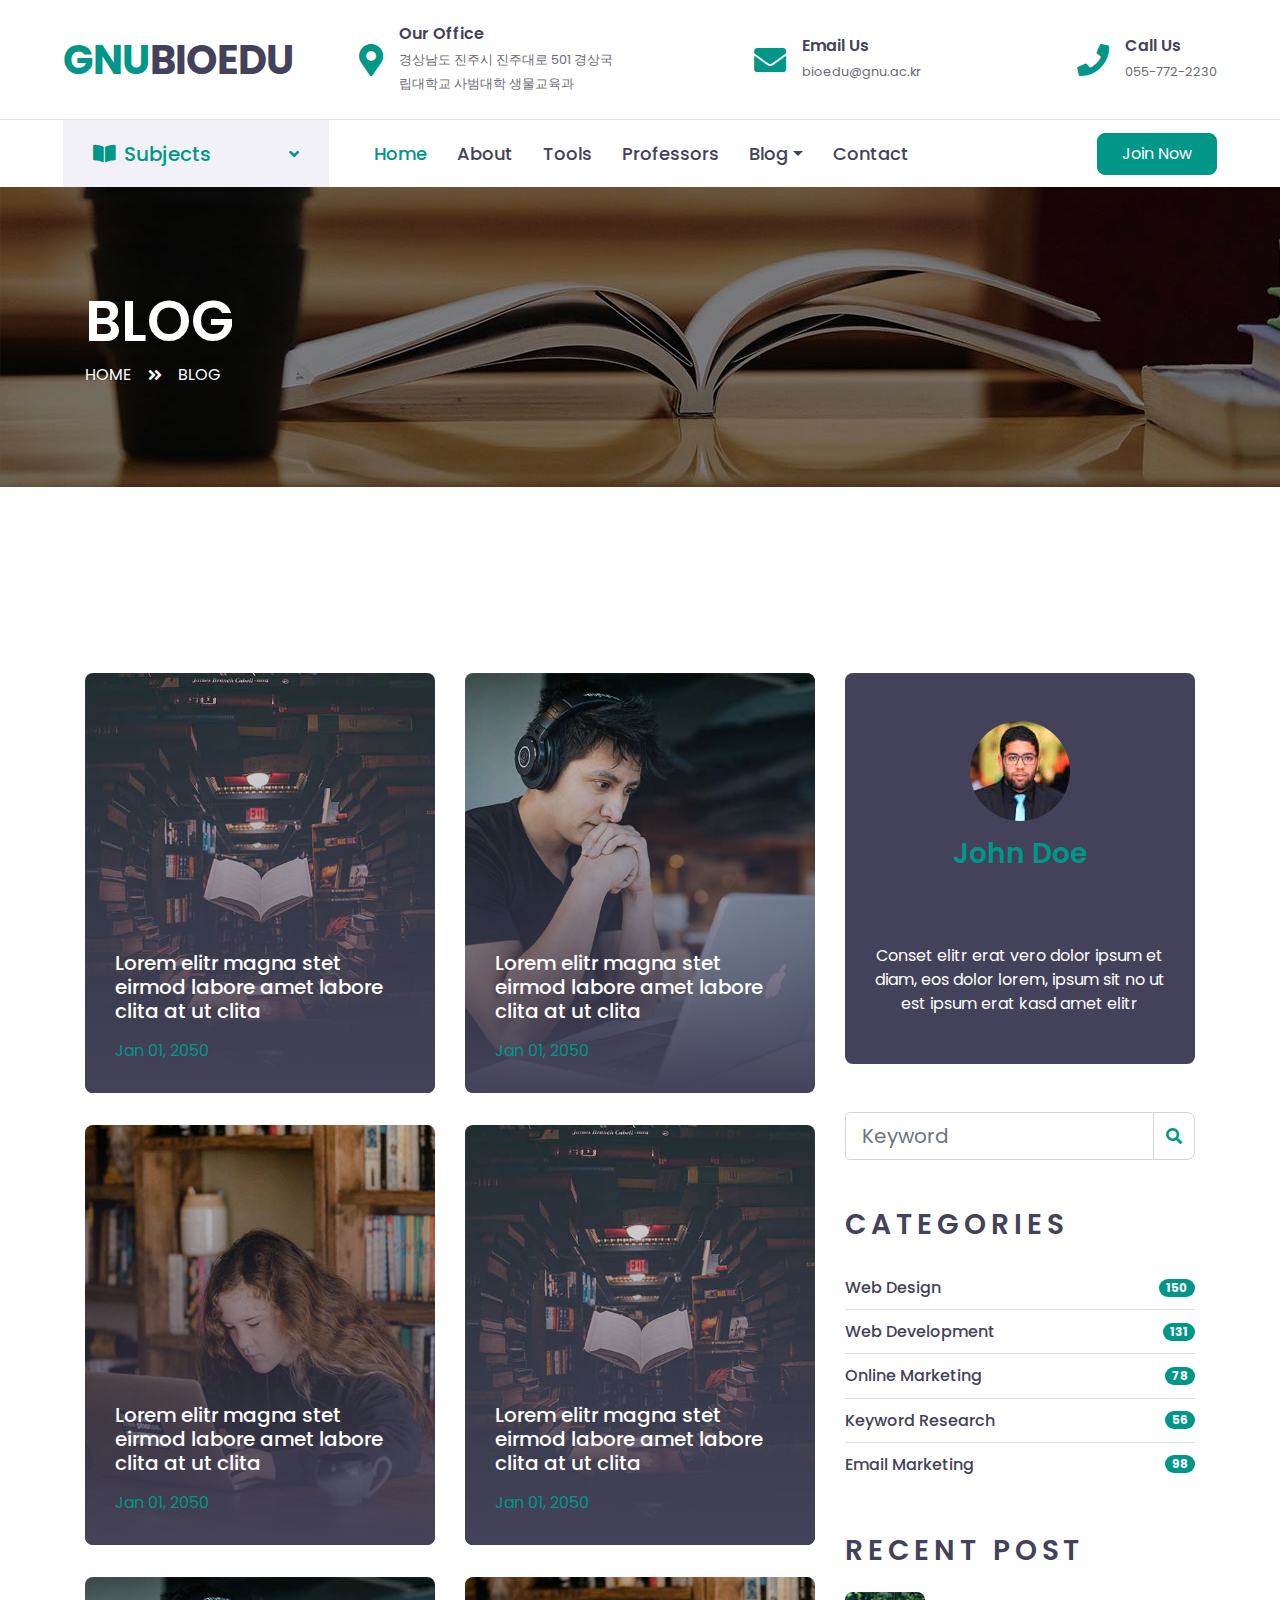
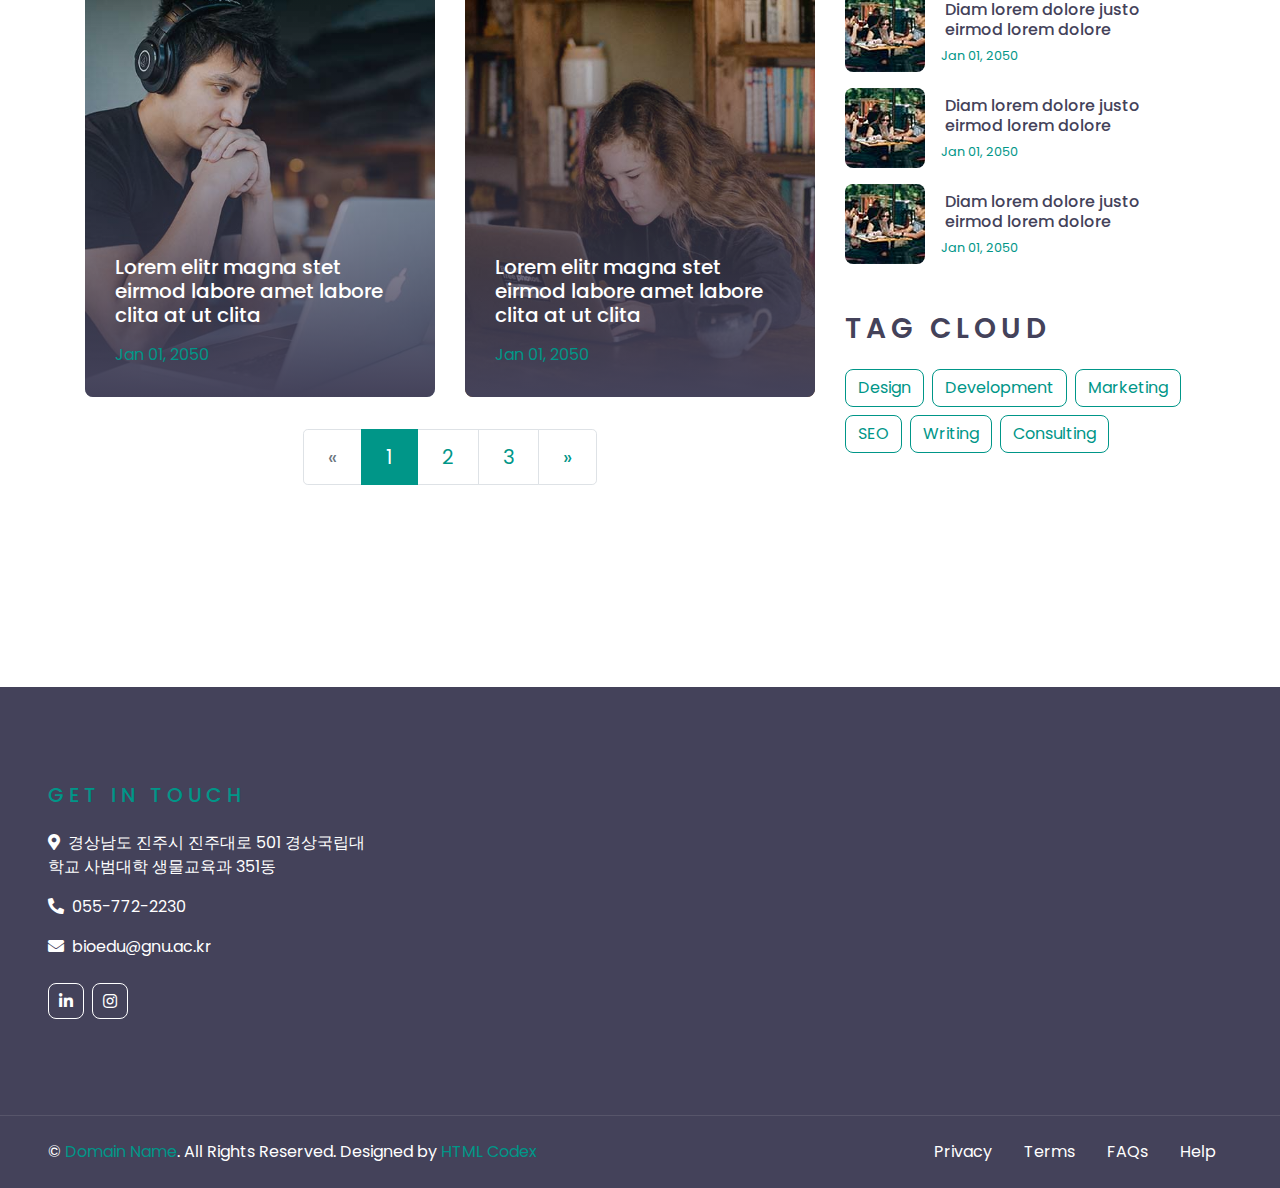
<file: blog.html>
<!DOCTYPE html>
<html lang="en">

<head>
    <meta charset="utf-8">
    <title>ECOURSES - Online Courses HTML Template</title>
    <meta content="width=device-width, initial-scale=1.0" name="viewport">
    <meta content="Free HTML Templates" name="keywords">
    <meta content="Free HTML Templates" name="description">

    <!-- Favicon -->
    <link href="img/favicon.ico" rel="icon">

    <!-- Google Web Fonts -->
    <link rel="preconnect" href="https://fonts.gstatic.com">
    <link href="https://fonts.googleapis.com/css2?family=Poppins:wght@400;500;600;700&display=swap" rel="stylesheet"> 

    <!-- Font Awesome -->
    <link href="https://cdnjs.cloudflare.com/ajax/libs/font-awesome/5.10.0/css/all.min.css" rel="stylesheet">

    <!-- Libraries Stylesheet -->
    <link href="lib/owlcarousel/assets/owl.carousel.min.css" rel="stylesheet">

    <!-- Customized Bootstrap Stylesheet -->
    <link href="css/style.css" rel="stylesheet">
</head>

<body>
    <!-- Topbar Start -->
    <div class="container-fluid d-none d-lg-block">
        <div class="row align-items-center py-4 px-xl-5">
            <div class="col-lg-3">
                <a href="" class="text-decoration-none">
                    <h1 class="m-0"><span class="text-primary">GNU</span>BIOEDU</h1>
                </a>
            </div>
            <div class="col-lg-3 text-right">
                <div class="d-inline-flex align-items-center">
                    <i class="fa fa-2x fa-map-marker-alt text-primary mr-3"></i>
                    <div class="text-left">
                        <h6 class="font-weight-semi-bold mb-1">Our Office</h6>
                        <small>경상남도 진주시 진주대로 501 경상국립대학교 사범대학 생물교육과</small>
                    </div>
                </div>
            </div>
            <div class="col-lg-3 text-right">
                <div class="d-inline-flex align-items-center">
                    <i class="fa fa-2x fa-envelope text-primary mr-3"></i>
                    <div class="text-left">
                        <h6 class="font-weight-semi-bold mb-1">Email Us</h6>
                        <small>bioedu@gnu.ac.kr</small>
                    </div>
                </div>
            </div>
            <div class="col-lg-3 text-right">
                <div class="d-inline-flex align-items-center">
                    <i class="fa fa-2x fa-phone text-primary mr-3"></i>
                    <div class="text-left">
                        <h6 class="font-weight-semi-bold mb-1">Call Us</h6>
                        <small>055-772-2230</small>
                    </div>
                </div>
            </div>
        </div>
    </div>
    <!-- Topbar End -->


    <!-- Navbar Start -->
    <div class="container-fluid">
        <div class="row border-top px-xl-5">
            <div class="col-lg-3 d-none d-lg-block">
                <a class="d-flex align-items-center justify-content-between bg-secondary w-100 text-decoration-none" data-toggle="collapse" href="#navbar-vertical" style="height: 67px; padding: 0 30px;">
                    <h5 class="text-primary m-0"><i class="fa fa-book-open mr-2"></i>Subjects</h5>
                    <i class="fa fa-angle-down text-primary"></i>
                </a>
                <nav class="collapse position-absolute navbar navbar-vertical navbar-light align-items-start p-0 border border-top-0 border-bottom-0 bg-light" id="navbar-vertical" style="width: calc(100% - 30px); z-index: 9;">
                    <div class="navbar-nav w-100">
                        <div class="nav-item dropdown">
                            <a href="#" class="nav-link" data-toggle="dropdown">Web Design <i class="fa fa-angle-down float-right mt-1"></i></a>
                            <div class="dropdown-menu position-absolute bg-secondary border-0 rounded-0 w-100 m-0">
                                <a href="" class="dropdown-item">HTML</a>
                                <a href="" class="dropdown-item">CSS</a>
                                <a href="" class="dropdown-item">jQuery</a>
                            </div>
                        </div>
                        <a href="" class="nav-item nav-link">Apps Design</a>
                        <a href="" class="nav-item nav-link">Marketing</a>
                        <a href="" class="nav-item nav-link">Research</a>
                        <a href="" class="nav-item nav-link">SEO</a>
                    </div>
                </nav>
            </div>
            <div class="col-lg-9">
                <nav class="navbar navbar-expand-lg bg-light navbar-light py-3 py-lg-0 px-0">
                    <a href="" class="text-decoration-none d-block d-lg-none">
                        <h1 class="m-0"><span class="text-primary">E</span>COURSES</h1>
                    </a>
                    <button type="button" class="navbar-toggler" data-toggle="collapse" data-target="#navbarCollapse">
                        <span class="navbar-toggler-icon"></span>
                    </button>
                    <div class="collapse navbar-collapse justify-content-between" id="navbarCollapse">
                        <div class="navbar-nav py-0">
                            <a href="index.html" class="nav-item nav-link active">Home</a>
                            <a href="about.html" class="nav-item nav-link">About</a>
                            <a href="course.html" class="nav-item nav-link">Tools</a>
                            <a href="teacher.html" class="nav-item nav-link">Professors</a>
                            <div class="nav-item dropdown">
                                <a href="#" class="nav-link dropdown-toggle" data-toggle="dropdown">Blog</a>
                                <div class="dropdown-menu rounded-0 m-0">
                                    <a href="blog.html" class="dropdown-item">Blog List</a>
                                    <a href="single.html" class="dropdown-item">Blog Detail</a>
                                </div>
                            </div>
                            <a href="contact.html" class="nav-item nav-link">Contact</a>
                        </div>
                        <a class="btn btn-primary py-2 px-4 ml-auto d-none d-lg-block" href="">Join Now</a>
                    </div>
                </nav>
            </div>
        </div>
    </div>
    <!-- Navbar End -->


    <!-- Header Start -->
    <div class="container-fluid page-header" style="margin-bottom: 90px;">
        <div class="container">
            <div class="d-flex flex-column justify-content-center" style="min-height: 300px">
                <h3 class="display-4 text-white text-uppercase">Blog</h3>
                <div class="d-inline-flex text-white">
                    <p class="m-0 text-uppercase"><a class="text-white" href="">Home</a></p>
                    <i class="fa fa-angle-double-right pt-1 px-3"></i>
                    <p class="m-0 text-uppercase">Blog</p>
                </div>
            </div>
        </div>
    </div>
    <!-- Header End -->


    <!-- Blog Start -->
    <div class="container-fluid py-5">
        <div class="container py-5">
            <div class="row">
                <div class="col-lg-8">
                    <div class="row pb-3">
                        <div class="col-lg-6 mb-4">
                            <div class="blog-item position-relative overflow-hidden rounded mb-2">
                                <img class="img-fluid" src="img/blog-1.jpg" alt="">
                                <a class="blog-overlay text-decoration-none" href="">
                                    <h5 class="text-white mb-3">Lorem elitr magna stet eirmod labore amet labore clita at ut clita</h5>
                                    <p class="text-primary m-0">Jan 01, 2050</p>
                                </a>
                            </div>
                        </div>
                        <div class="col-lg-6 mb-4">
                            <div class="blog-item position-relative overflow-hidden rounded mb-2">
                                <img class="img-fluid" src="img/blog-2.jpg" alt="">
                                <a class="blog-overlay text-decoration-none" href="">
                                    <h5 class="text-white mb-3">Lorem elitr magna stet eirmod labore amet labore clita at ut clita</h5>
                                    <p class="text-primary m-0">Jan 01, 2050</p>
                                </a>
                            </div>
                        </div>
                        <div class="col-lg-6 mb-4">
                            <div class="blog-item position-relative overflow-hidden rounded mb-2">
                                <img class="img-fluid" src="img/blog-3.jpg" alt="">
                                <a class="blog-overlay text-decoration-none" href="">
                                    <h5 class="text-white mb-3">Lorem elitr magna stet eirmod labore amet labore clita at ut clita</h5>
                                    <p class="text-primary m-0">Jan 01, 2050</p>
                                </a>
                            </div>
                        </div>
                        <div class="col-lg-6 mb-4">
                            <div class="blog-item position-relative overflow-hidden rounded mb-2">
                                <img class="img-fluid" src="img/blog-1.jpg" alt="">
                                <a class="blog-overlay text-decoration-none" href="">
                                    <h5 class="text-white mb-3">Lorem elitr magna stet eirmod labore amet labore clita at ut clita</h5>
                                    <p class="text-primary m-0">Jan 01, 2050</p>
                                </a>
                            </div>
                        </div>
                        <div class="col-lg-6 mb-4">
                            <div class="blog-item position-relative overflow-hidden rounded mb-2">
                                <img class="img-fluid" src="img/blog-2.jpg" alt="">
                                <a class="blog-overlay text-decoration-none" href="">
                                    <h5 class="text-white mb-3">Lorem elitr magna stet eirmod labore amet labore clita at ut clita</h5>
                                    <p class="text-primary m-0">Jan 01, 2050</p>
                                </a>
                            </div>
                        </div>
                        <div class="col-lg-6 mb-4">
                            <div class="blog-item position-relative overflow-hidden rounded mb-2">
                                <img class="img-fluid" src="img/blog-3.jpg" alt="">
                                <a class="blog-overlay text-decoration-none" href="">
                                    <h5 class="text-white mb-3">Lorem elitr magna stet eirmod labore amet labore clita at ut clita</h5>
                                    <p class="text-primary m-0">Jan 01, 2050</p>
                                </a>
                            </div>
                        </div>
                        <div class="col-12">
                            <nav aria-label="Page navigation">
                                <ul class="pagination pagination-lg justify-content-center mb-0">
                                  <li class="page-item disabled">
                                    <a class="page-link" href="#" aria-label="Previous">
                                      <span aria-hidden="true">&laquo;</span>
                                      <span class="sr-only">Previous</span>
                                    </a>
                                  </li>
                                  <li class="page-item active"><a class="page-link" href="#">1</a></li>
                                  <li class="page-item"><a class="page-link" href="#">2</a></li>
                                  <li class="page-item"><a class="page-link" href="#">3</a></li>
                                  <li class="page-item">
                                    <a class="page-link" href="#" aria-label="Next">
                                      <span aria-hidden="true">&raquo;</span>
                                      <span class="sr-only">Next</span>
                                    </a>
                                  </li>
                                </ul>
                              </nav>
                        </div>
                    </div>
                </div>
    
                <div class="col-lg-4 mt-5 mt-lg-0">
                    <!-- Author Bio -->
                    <div class="d-flex flex-column text-center bg-dark rounded mb-5 py-5 px-4">
                        <img src="img/user.jpg" class="img-fluid rounded-circle mx-auto mb-3" style="width: 100px;">
                        <h3 class="text-primary mb-3">John Doe</h3>
                        <h3 class="text-uppercase mb-4" style="letter-spacing: 5px;">Tag Cloud</h3>
                        <p class="text-white m-0">Conset elitr erat vero dolor ipsum et diam, eos dolor lorem, ipsum sit no ut est  ipsum erat kasd amet elitr</p>
                    </div>
    
                    <!-- Search Form -->
                    <div class="mb-5">
                        <form action="">
                            <div class="input-group">
                                <input type="text" class="form-control form-control-lg" placeholder="Keyword">
                                <div class="input-group-append">
                                    <span class="input-group-text bg-transparent text-primary"><i
                                            class="fa fa-search"></i></span>
                                </div>
                            </div>
                        </form>
                    </div>
    
                    <!-- Category List -->
                    <div class="mb-5">
                        <h3 class="text-uppercase mb-4" style="letter-spacing: 5px;">Categories</h3>
                        <ul class="list-group list-group-flush">
                            <li class="list-group-item d-flex justify-content-between align-items-center px-0">
                                <a href="" class="text-decoration-none h6 m-0">Web Design</a>
                                <span class="badge badge-primary badge-pill">150</span>
                            </li>
                            <li class="list-group-item d-flex justify-content-between align-items-center px-0">
                                <a href="" class="text-decoration-none h6 m-0">Web Development</a>
                                <span class="badge badge-primary badge-pill">131</span>
                            </li>
                            <li class="list-group-item d-flex justify-content-between align-items-center px-0">
                                <a href="" class="text-decoration-none h6 m-0">Online Marketing</a>
                                <span class="badge badge-primary badge-pill">78</span>
                            </li>
                            <li class="list-group-item d-flex justify-content-between align-items-center px-0">
                                <a href="" class="text-decoration-none h6 m-0">Keyword Research</a>
                                <span class="badge badge-primary badge-pill">56</span>
                            </li>
                            <li class="list-group-item d-flex justify-content-between align-items-center px-0">
                                <a href="" class="text-decoration-none h6 m-0">Email Marketing</a>
                                <span class="badge badge-primary badge-pill">98</span>
                            </li>
                        </ul>
                    </div>
    
                    <!-- Recent Post -->
                    <div class="mb-5">
                        <h3 class="text-uppercase mb-4" style="letter-spacing: 5px;">Recent Post</h3>
                        <a class="d-flex align-items-center text-decoration-none mb-3" href="">
                            <img class="img-fluid rounded" src="img/blog-80x80.jpg" alt="">
                            <div class="pl-3">
                                <h6 class="m-1">Diam lorem dolore justo eirmod lorem dolore</h6>
                                <small>Jan 01, 2050</small>
                            </div>
                        </a>
                        <a class="d-flex align-items-center text-decoration-none mb-3" href="">
                            <img class="img-fluid rounded" src="img/blog-80x80.jpg" alt="">
                            <div class="pl-3">
                                <h6 class="m-1">Diam lorem dolore justo eirmod lorem dolore</h6>
                                <small>Jan 01, 2050</small>
                            </div>
                        </a>
                        <a class="d-flex align-items-center text-decoration-none mb-3" href="">
                            <img class="img-fluid rounded" src="img/blog-80x80.jpg" alt="">
                            <div class="pl-3">
                                <h6 class="m-1">Diam lorem dolore justo eirmod lorem dolore</h6>
                                <small>Jan 01, 2050</small>
                            </div>
                        </a>
                    </div>
    
                    <!-- Tag Cloud -->
                    <div class="mb-5">
                        <h3 class="text-uppercase mb-4" style="letter-spacing: 5px;">Tag Cloud</h3>
                        <div class="d-flex flex-wrap m-n1">
                            <a href="" class="btn btn-outline-primary m-1">Design</a>
                            <a href="" class="btn btn-outline-primary m-1">Development</a>
                            <a href="" class="btn btn-outline-primary m-1">Marketing</a>
                            <a href="" class="btn btn-outline-primary m-1">SEO</a>
                            <a href="" class="btn btn-outline-primary m-1">Writing</a>
                            <a href="" class="btn btn-outline-primary m-1">Consulting</a>
                        </div>
                    </div>
                </div>
            </div>
        </div>
    </div>
    <!-- Blog End -->


    <!-- Footer Start -->
    <div class="container-fluid bg-dark text-white py-5 px-sm-3 px-lg-5" style="margin-top: 90px;">
        <div class="row pt-5">
            <div class="col-lg-7 col-md-12">
                <div class="row">
                    <div class="col-md-6 mb-5">
                        <h5 class="text-primary text-uppercase mb-4" style="letter-spacing: 5px;">Get In Touch</h5>
                        <p><i class="fa fa-map-marker-alt mr-2"></i>경상남도 진주시 진주대로 501 경상국립대학교 사범대학 생물교육과 351동</p>
                        <p><i class="fa fa-phone-alt mr-2"></i>055-772-2230</p>
                        <p><i class="fa fa-envelope mr-2"></i>bioedu@gnu.ac.kr</p>
                        <div class="d-flex justify-content-start mt-4">
                            <a class="btn btn-outline-light btn-square mr-2" href="https://www.gnu.ac.kr/bioedu/main.do"><i class="fab fa-linkedin-in"></i></a>
                            <a class="btn btn-outline-light btn-square" href="https://www.instagram.com/gnu_bio_edu/?igshid=MzRlODBiNWFlZA%3D%3D"><i class="fab fa-instagram"></i></a>
                        </div>
                    </div>
                        </div>
                    </div>
                </div>
            </div>
                        </div>
                    </div>
                </div>
            </div>
        </div>
    </div>
    <div class="container-fluid bg-dark text-white border-top py-4 px-sm-3 px-md-5" style="border-color: rgba(256, 256, 256, .1) !important;">
        <div class="row">
            <div class="col-lg-6 text-center text-md-left mb-3 mb-md-0">
                <p class="m-0 text-white">&copy; <a href="#">Domain Name</a>. All Rights Reserved. Designed by <a href="https://htmlcodex.com">HTML Codex</a>
                </p>
            </div>
            <div class="col-lg-6 text-center text-md-right">
                <ul class="nav d-inline-flex">
                    <li class="nav-item">
                        <a class="nav-link text-white py-0" href="#">Privacy</a>
                    </li>
                    <li class="nav-item">
                        <a class="nav-link text-white py-0" href="#">Terms</a>
                    </li>
                    <li class="nav-item">
                        <a class="nav-link text-white py-0" href="#">FAQs</a>
                    </li>
                    <li class="nav-item">
                        <a class="nav-link text-white py-0" href="#">Help</a>
                    </li>
                </ul>
            </div>
        </div>
    </div>
    <!-- Footer End -->


    <!-- Back to Top -->
    <a href="#" class="btn btn-lg btn-primary btn-lg-square back-to-top"><i class="fa fa-angle-double-up"></i></a>


    <!-- JavaScript Libraries -->
    <script src="https://code.jquery.com/jquery-3.4.1.min.js"></script>
    <script src="https://stackpath.bootstrapcdn.com/bootstrap/4.4.1/js/bootstrap.bundle.min.js"></script>
    <script src="lib/easing/easing.min.js"></script>
    <script src="lib/owlcarousel/owl.carousel.min.js"></script>

    <!-- Contact Javascript File -->
    <script src="mail/jqBootstrapValidation.min.js"></script>
    <script src="mail/contact.js"></script>

    <!-- Template Javascript -->
    <script src="js/main.js"></script>
</body>

</html>
</file>
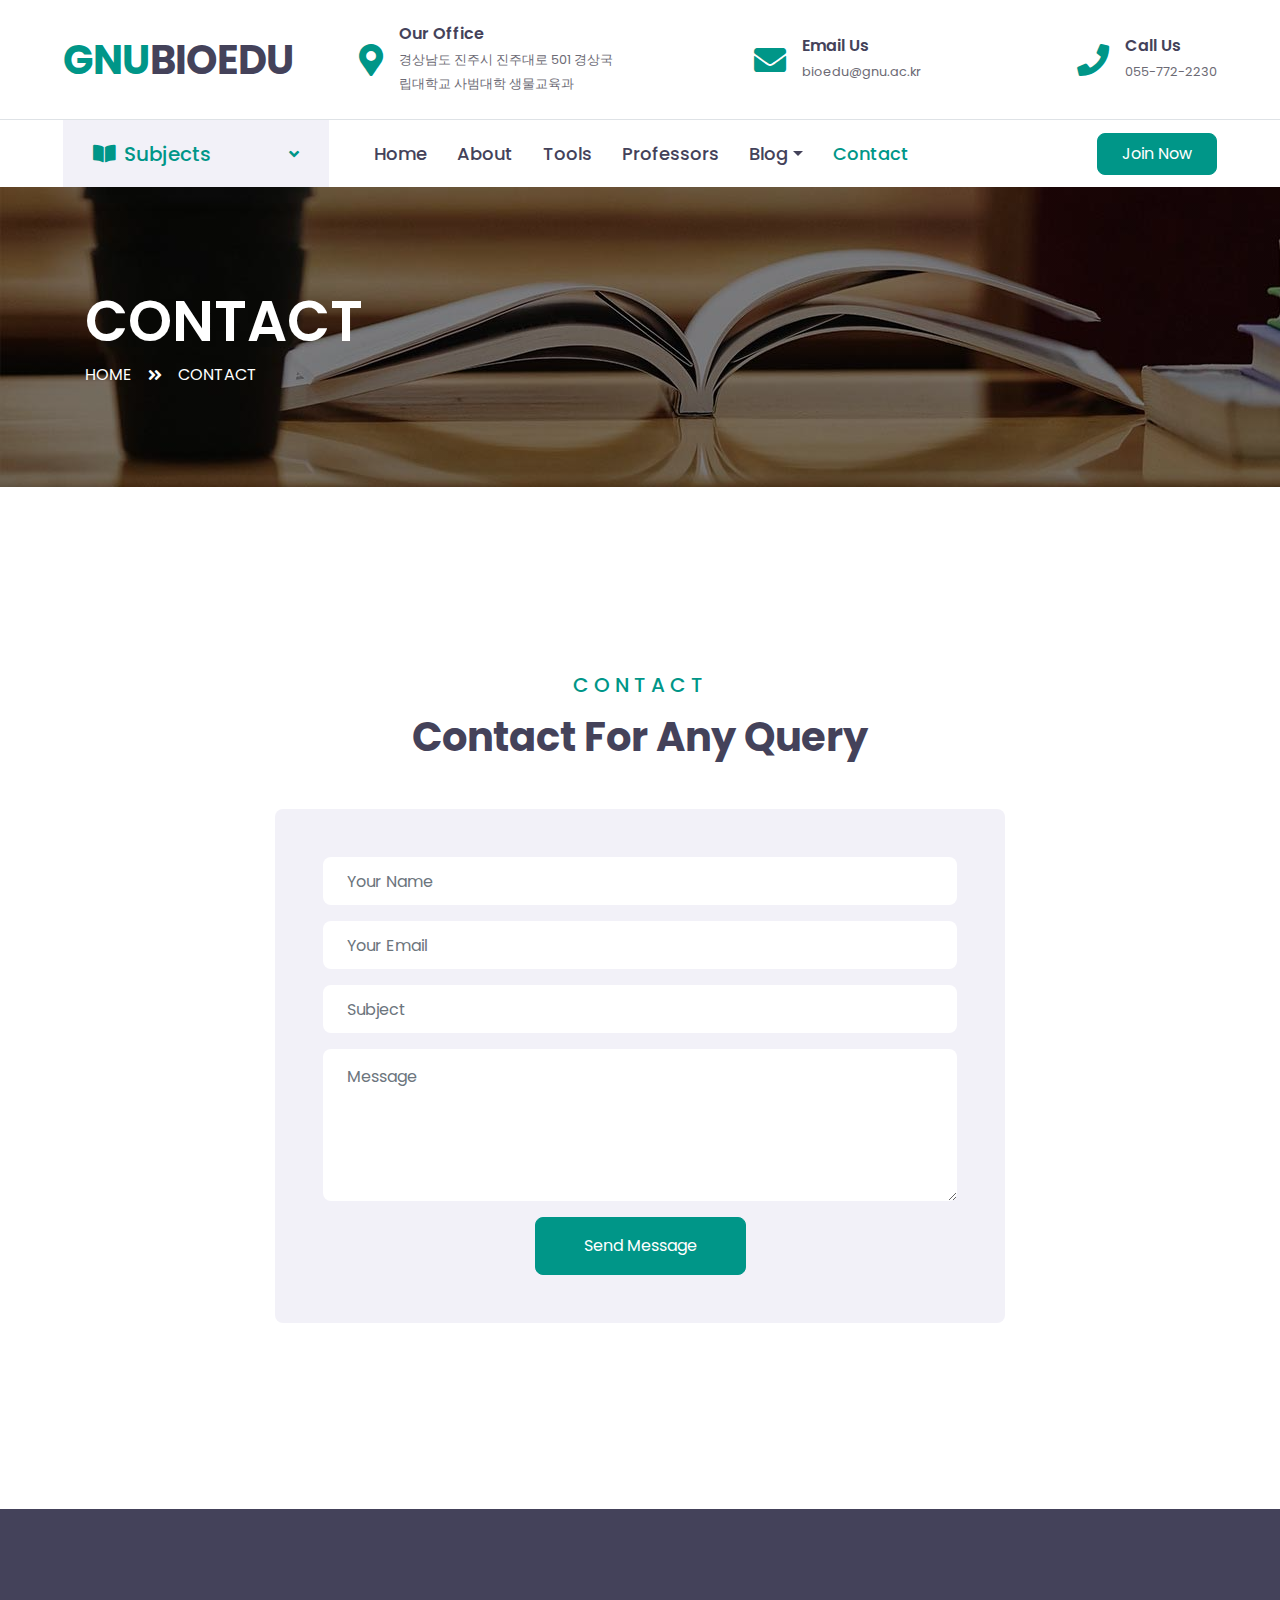
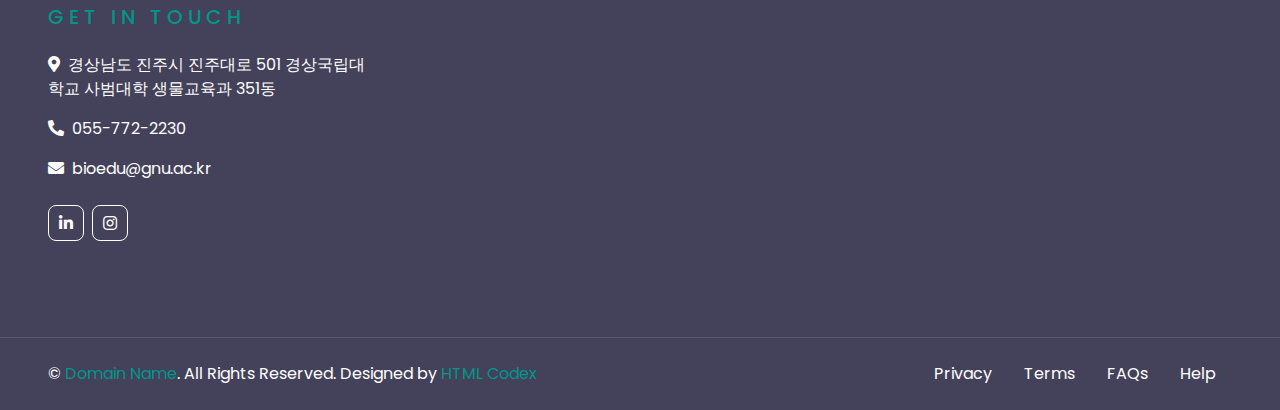
<file: contact.html>
<!DOCTYPE html>
<html lang="en">

<head>
    <meta charset="utf-8">
    <title>ECOURSES - Online Courses HTML Template</title>
    <meta content="width=device-width, initial-scale=1.0" name="viewport">
    <meta content="Free HTML Templates" name="keywords">
    <meta content="Free HTML Templates" name="description">

    <!-- Favicon -->
    <link href="img/favicon.ico" rel="icon">

    <!-- Google Web Fonts -->
    <link rel="preconnect" href="https://fonts.gstatic.com">
    <link href="https://fonts.googleapis.com/css2?family=Poppins:wght@400;500;600;700&display=swap" rel="stylesheet"> 

    <!-- Font Awesome -->
    <link href="https://cdnjs.cloudflare.com/ajax/libs/font-awesome/5.10.0/css/all.min.css" rel="stylesheet">

    <!-- Libraries Stylesheet -->
    <link href="lib/owlcarousel/assets/owl.carousel.min.css" rel="stylesheet">

    <!-- Customized Bootstrap Stylesheet -->
    <link href="css/style.css" rel="stylesheet">
</head>

<body>
    <!-- Topbar Start -->
    <div class="container-fluid d-none d-lg-block">
        <div class="row align-items-center py-4 px-xl-5">
            <div class="col-lg-3">
                <a href="" class="text-decoration-none">
                    <h1 class="m-0"><span class="text-primary">GNU</span>BIOEDU</h1>
                </a>
            </div>
            <div class="col-lg-3 text-right">
                <div class="d-inline-flex align-items-center">
                    <i class="fa fa-2x fa-map-marker-alt text-primary mr-3"></i>
                    <div class="text-left">
                        <h6 class="font-weight-semi-bold mb-1">Our Office</h6>
                        <small>경상남도 진주시 진주대로 501 경상국립대학교 사범대학 생물교육과</small>
                    </div>
                </div>
            </div>
            <div class="col-lg-3 text-right">
                <div class="d-inline-flex align-items-center">
                    <i class="fa fa-2x fa-envelope text-primary mr-3"></i>
                    <div class="text-left">
                        <h6 class="font-weight-semi-bold mb-1">Email Us</h6>
                        <small>bioedu@gnu.ac.kr</small>
                    </div>
                </div>
            </div>
            <div class="col-lg-3 text-right">
                <div class="d-inline-flex align-items-center">
                    <i class="fa fa-2x fa-phone text-primary mr-3"></i>
                    <div class="text-left">
                        <h6 class="font-weight-semi-bold mb-1">Call Us</h6>
                        <small>055-772-2230</small>
                    </div>
                </div>
            </div>
        </div>
    </div>
    <!-- Topbar End -->


    <!-- Navbar Start -->
    <div class="container-fluid">
        <div class="row border-top px-xl-5">
            <div class="col-lg-3 d-none d-lg-block">
                <a class="d-flex align-items-center justify-content-between bg-secondary w-100 text-decoration-none" data-toggle="collapse" href="#navbar-vertical" style="height: 67px; padding: 0 30px;">
                    <h5 class="text-primary m-0"><i class="fa fa-book-open mr-2"></i>Subjects</h5>
                    <i class="fa fa-angle-down text-primary"></i>
                </a>
                <nav class="collapse position-absolute navbar navbar-vertical navbar-light align-items-start p-0 border border-top-0 border-bottom-0 bg-light" id="navbar-vertical" style="width: calc(100% - 30px); z-index: 9;">
                    <div class="navbar-nav w-100">
                        <div class="nav-item dropdown">
                            <a href="#" class="nav-link" data-toggle="dropdown">Web Design <i class="fa fa-angle-down float-right mt-1"></i></a>
                            <div class="dropdown-menu position-absolute bg-secondary border-0 rounded-0 w-100 m-0">
                                <a href="" class="dropdown-item">HTML</a>
                                <a href="" class="dropdown-item">CSS</a>
                                <a href="" class="dropdown-item">jQuery</a>
                            </div>
                        </div>
                        <a href="" class="nav-item nav-link">Apps Design</a>
                        <a href="" class="nav-item nav-link">Marketing</a>
                        <a href="" class="nav-item nav-link">Research</a>
                        <a href="" class="nav-item nav-link">SEO</a>
                    </div>
                </nav>
            </div>
            <div class="col-lg-9">
                <nav class="navbar navbar-expand-lg bg-light navbar-light py-3 py-lg-0 px-0">
                    <a href="" class="text-decoration-none d-block d-lg-none">
                        <h1 class="m-0"><span class="text-primary">E</span>COURSES</h1>
                    </a>
                    <button type="button" class="navbar-toggler" data-toggle="collapse" data-target="#navbarCollapse">
                        <span class="navbar-toggler-icon"></span>
                    </button>
                    <div class="collapse navbar-collapse justify-content-between" id="navbarCollapse">
                        <div class="navbar-nav py-0">
                            <a href="index.html" class="nav-item nav-link">Home</a>
                            <a href="about.html" class="nav-item nav-link">About</a>
                            <a href="course.html" class="nav-item nav-link">Tools</a>
                            <a href="teacher.html" class="nav-item nav-link">Professors</a>
                            <div class="nav-item dropdown">
                                <a href="#" class="nav-link dropdown-toggle" data-toggle="dropdown">Blog</a>
                                <div class="dropdown-menu rounded-0 m-0">
                                    <a href="blog.html" class="dropdown-item">Blog List</a>
                                    <a href="single.html" class="dropdown-item">Blog Detail</a>
                                </div>
                            </div>
                            <a href="contact.html" class="nav-item nav-link active">Contact</a>
                        </div>
                        <a class="btn btn-primary py-2 px-4 ml-auto d-none d-lg-block" href="">Join Now</a>
                    </div>
                </nav>
            </div>
        </div>
    </div>
    <!-- Navbar End -->


    <!-- Header Start -->
    <div class="container-fluid page-header" style="margin-bottom: 90px;">
        <div class="container">
            <div class="d-flex flex-column justify-content-center" style="min-height: 300px">
                <h3 class="display-4 text-white text-uppercase">Contact</h3>
                <div class="d-inline-flex text-white">
                    <p class="m-0 text-uppercase"><a class="text-white" href="">Home</a></p>
                    <i class="fa fa-angle-double-right pt-1 px-3"></i>
                    <p class="m-0 text-uppercase">Contact</p>
                </div>
            </div>
        </div>
    </div>
    <!-- Header End -->


    <!-- Contact Start -->
    <div class="container-fluid py-5">
        <div class="container py-5">
            <div class="text-center mb-5">
                <h5 class="text-primary text-uppercase mb-3" style="letter-spacing: 5px;">Contact</h5>
                <h1>Contact For Any Query</h1>
            </div>
            <div class="row justify-content-center">
                <div class="col-lg-8">
                    <div class="contact-form bg-secondary rounded p-5">
                        <div id="success"></div>
                        <form name="sentMessage" id="contactForm" novalidate="novalidate">
                            <div class="control-group">
                                <input type="text" class="form-control border-0 p-4" id="name" placeholder="Your Name" required="required" data-validation-required-message="Please enter your name" />
                                <p class="help-block text-danger"></p>
                            </div>
                            <div class="control-group">
                                <input type="email" class="form-control border-0 p-4" id="email" placeholder="Your Email" required="required" data-validation-required-message="Please enter your email" />
                                <p class="help-block text-danger"></p>
                            </div>
                            <div class="control-group">
                                <input type="text" class="form-control border-0 p-4" id="subject" placeholder="Subject" required="required" data-validation-required-message="Please enter a subject" />
                                <p class="help-block text-danger"></p>
                            </div>
                            <div class="control-group">
                                <textarea class="form-control border-0 py-3 px-4" rows="5" id="message" placeholder="Message" required="required" data-validation-required-message="Please enter your message"></textarea>
                                <p class="help-block text-danger"></p>
                            </div>
                            <div class="text-center">
                                <button class="btn btn-primary py-3 px-5" type="submit" id="sendMessageButton">Send Message</button>
                            </div>
                        </form>
                    </div>
                </div>
            </div>
        </div>
    </div>
    <!-- Contact End -->


    <!-- Footer Start -->
    <div class="container-fluid bg-dark text-white py-5 px-sm-3 px-lg-5" style="margin-top: 90px;">
        <div class="row pt-5">
            <div class="col-lg-7 col-md-12">
                <div class="row">
                    <div class="col-md-6 mb-5">
                        <h5 class="text-primary text-uppercase mb-4" style="letter-spacing: 5px;">Get In Touch</h5>
                        <p><i class="fa fa-map-marker-alt mr-2"></i>경상남도 진주시 진주대로 501 경상국립대학교 사범대학 생물교육과 351동</p>
                        <p><i class="fa fa-phone-alt mr-2"></i>055-772-2230</p>
                        <p><i class="fa fa-envelope mr-2"></i>bioedu@gnu.ac.kr</p>
                        <div class="d-flex justify-content-start mt-4">
                            <a class="btn btn-outline-light btn-square mr-2" href="https://www.gnu.ac.kr/bioedu/main.do"><i class="fab fa-linkedin-in"></i></a>
                            <a class="btn btn-outline-light btn-square" href="https://www.instagram.com/gnu_bio_edu/?igshid=MzRlODBiNWFlZA%3D%3D"><i class="fab fa-instagram"></i></a>
                        </div>
                    </div>
                        </div>
                    </div>
                </div>
            </div>
                        </div>
                    </div>
                </div>
            </div>
        </div>
    </div>
    <div class="container-fluid bg-dark text-white border-top py-4 px-sm-3 px-md-5" style="border-color: rgba(256, 256, 256, .1) !important;">
        <div class="row">
            <div class="col-lg-6 text-center text-md-left mb-3 mb-md-0">
                <p class="m-0 text-white">&copy; <a href="#">Domain Name</a>. All Rights Reserved. Designed by <a href="https://htmlcodex.com">HTML Codex</a>
                </p>
            </div>
            <div class="col-lg-6 text-center text-md-right">
                <ul class="nav d-inline-flex">
                    <li class="nav-item">
                        <a class="nav-link text-white py-0" href="#">Privacy</a>
                    </li>
                    <li class="nav-item">
                        <a class="nav-link text-white py-0" href="#">Terms</a>
                    </li>
                    <li class="nav-item">
                        <a class="nav-link text-white py-0" href="#">FAQs</a>
                    </li>
                    <li class="nav-item">
                        <a class="nav-link text-white py-0" href="#">Help</a>
                    </li>
                </ul>
            </div>
        </div>
    </div>
    <!-- Footer End -->


    <!-- Back to Top -->
    <a href="#" class="btn btn-lg btn-primary btn-lg-square back-to-top"><i class="fa fa-angle-double-up"></i></a>


    <!-- JavaScript Libraries -->
    <script src="https://code.jquery.com/jquery-3.4.1.min.js"></script>
    <script src="https://stackpath.bootstrapcdn.com/bootstrap/4.4.1/js/bootstrap.bundle.min.js"></script>
    <script src="lib/easing/easing.min.js"></script>
    <script src="lib/owlcarousel/owl.carousel.min.js"></script>

    <!-- Contact Javascript File -->
    <script src="mail/jqBootstrapValidation.min.js"></script>
    <script src="mail/contact.js"></script>

    <!-- Template Javascript -->
    <script src="js/main.js"></script>
</body>

</html>
</file>
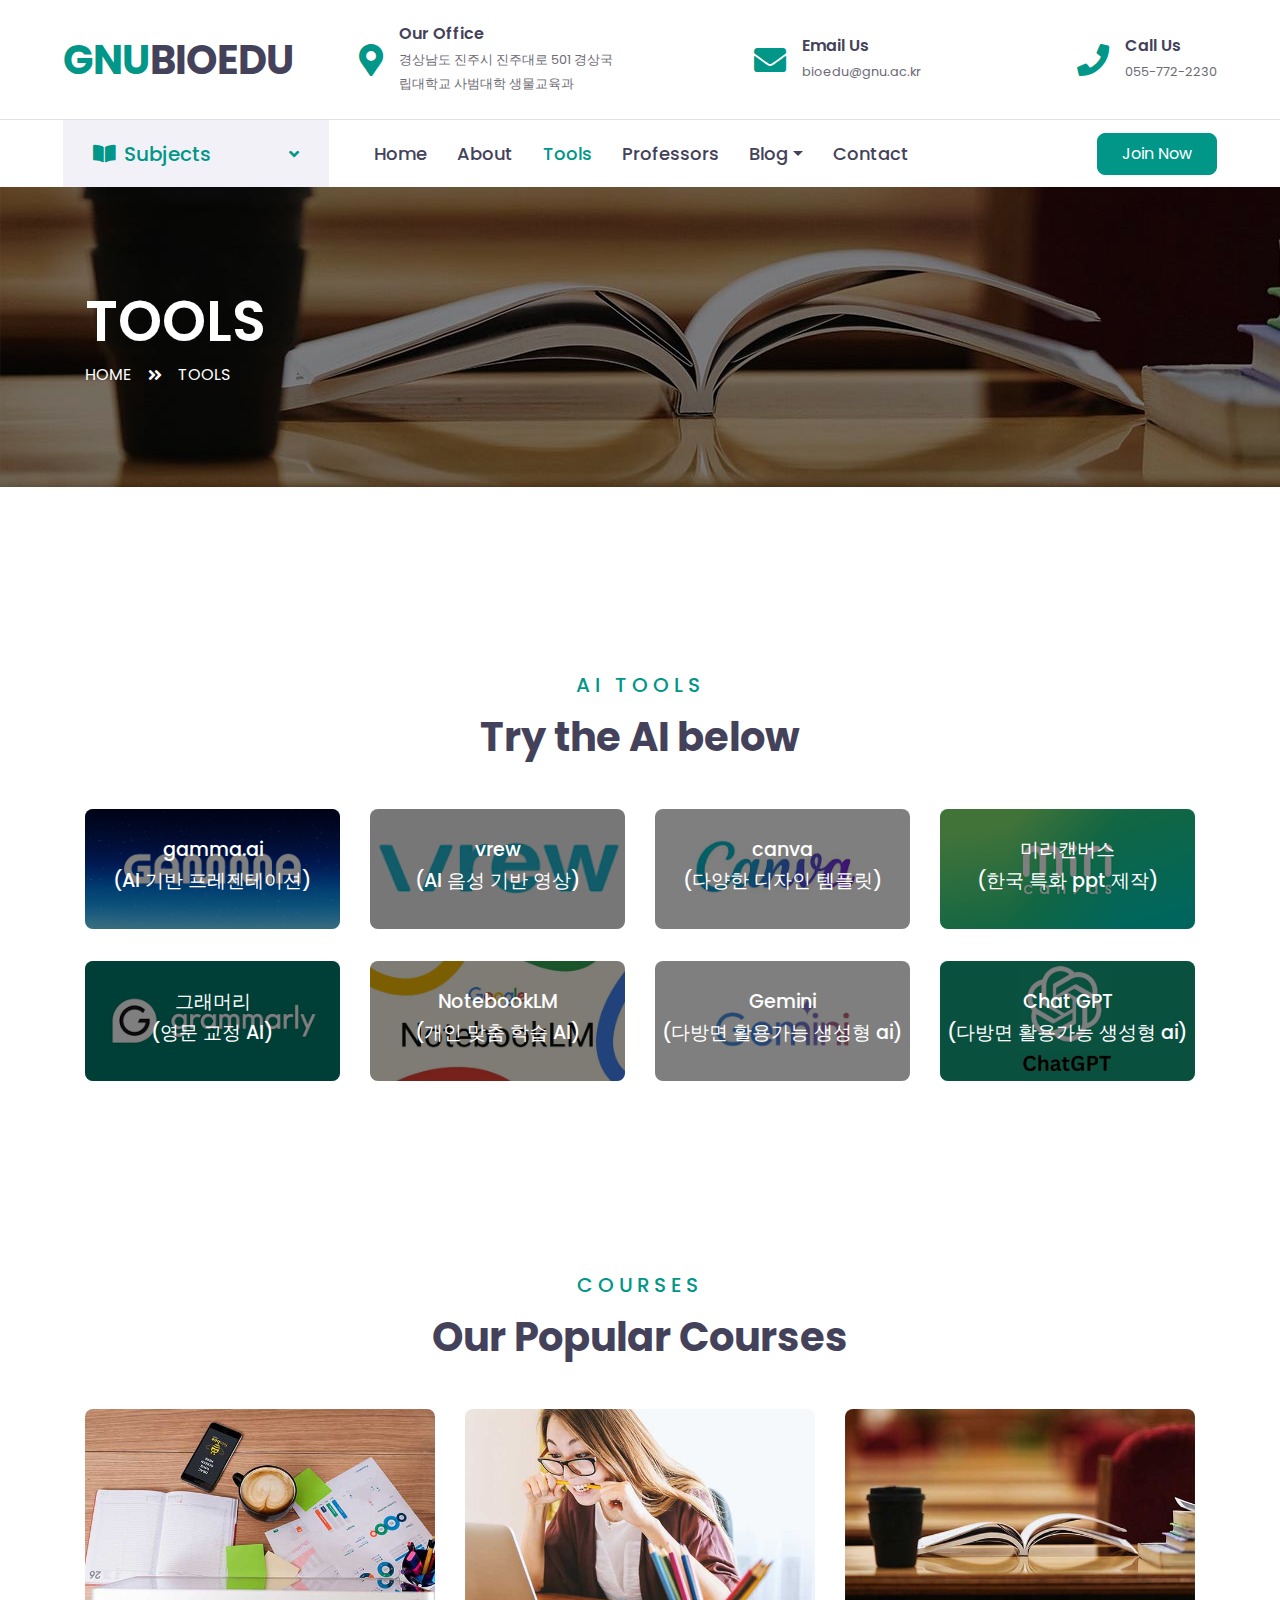
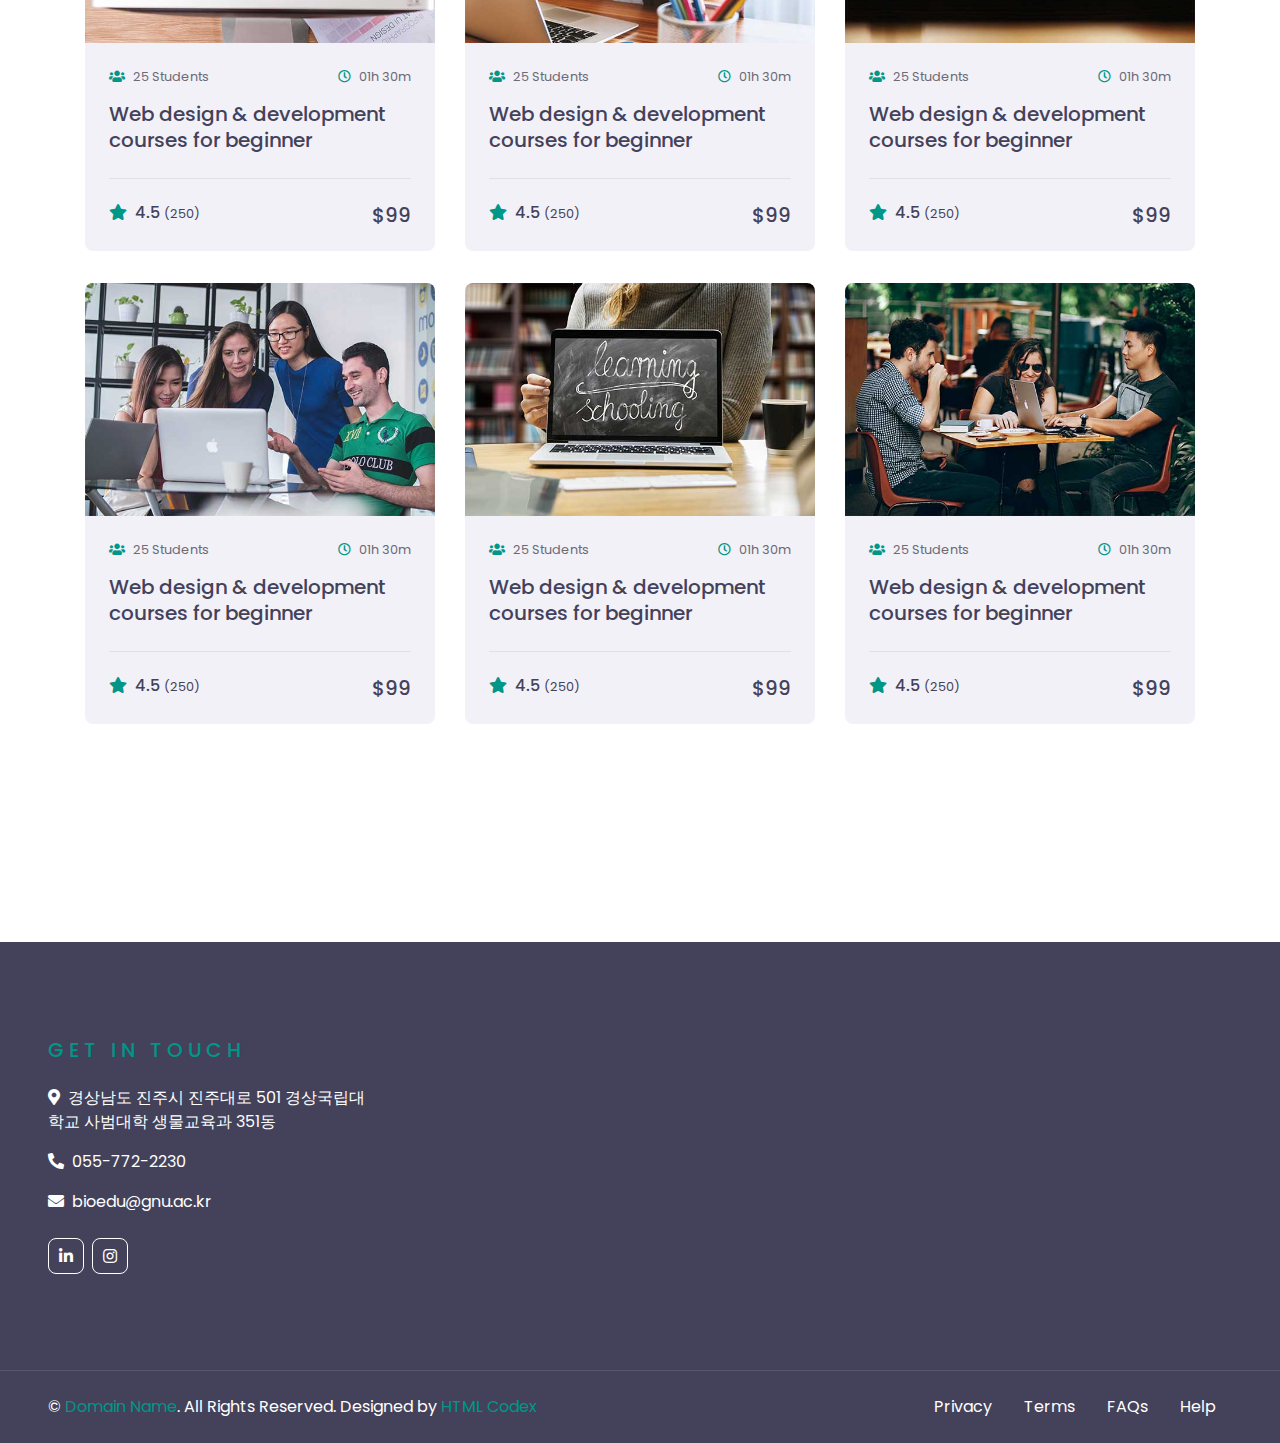
<file: course.html>
<!DOCTYPE html>
<html lang="en">

<head>
    <meta charset="utf-8">
    <title>ECOURSES - Online Courses HTML Template</title>
    <meta content="width=device-width, initial-scale=1.0" name="viewport">
    <meta content="Free HTML Templates" name="keywords">
    <meta content="Free HTML Templates" name="description">

    <!-- Favicon -->
    <link href="img/favicon.ico" rel="icon">

    <!-- Google Web Fonts -->
    <link rel="preconnect" href="https://fonts.gstatic.com">
    <link href="https://fonts.googleapis.com/css2?family=Poppins:wght@400;500;600;700&display=swap" rel="stylesheet"> 

    <!-- Font Awesome -->
    <link href="https://cdnjs.cloudflare.com/ajax/libs/font-awesome/5.10.0/css/all.min.css" rel="stylesheet">

    <!-- Libraries Stylesheet -->
    <link href="lib/owlcarousel/assets/owl.carousel.min.css" rel="stylesheet">

    <!-- Customized Bootstrap Stylesheet -->
    <link href="css/style.css" rel="stylesheet">
</head>

<body>
    <!-- Topbar Start -->
    <div class="container-fluid d-none d-lg-block">
        <div class="row align-items-center py-4 px-xl-5">
            <div class="col-lg-3">
                <a href="" class="text-decoration-none">
                    <h1 class="m-0"><span class="text-primary">GNU</span>BIOEDU</h1>
                </a>
            </div>
            <div class="col-lg-3 text-right">
                <div class="d-inline-flex align-items-center">
                    <i class="fa fa-2x fa-map-marker-alt text-primary mr-3"></i>
                    <div class="text-left">
                        <h6 class="font-weight-semi-bold mb-1">Our Office</h6>
                        <small>경상남도 진주시 진주대로 501 경상국립대학교 사범대학 생물교육과</small>
                    </div>
                </div>
            </div>
            <div class="col-lg-3 text-right">
                <div class="d-inline-flex align-items-center">
                    <i class="fa fa-2x fa-envelope text-primary mr-3"></i>
                    <div class="text-left">
                        <h6 class="font-weight-semi-bold mb-1">Email Us</h6>
                        <small>bioedu@gnu.ac.kr</small>
                    </div>
                </div>
            </div>
            <div class="col-lg-3 text-right">
                <div class="d-inline-flex align-items-center">
                    <i class="fa fa-2x fa-phone text-primary mr-3"></i>
                    <div class="text-left">
                        <h6 class="font-weight-semi-bold mb-1">Call Us</h6>
                        <small>055-772-2230</small>
                    </div>
                </div>
            </div>
        </div>
    </div>
    <!-- Topbar End -->


    <!-- Navbar Start -->
    <div class="container-fluid">
        <div class="row border-top px-xl-5">
            <div class="col-lg-3 d-none d-lg-block">
                <a class="d-flex align-items-center justify-content-between bg-secondary w-100 text-decoration-none" data-toggle="collapse" href="#navbar-vertical" style="height: 67px; padding: 0 30px;">
                    <h5 class="text-primary m-0"><i class="fa fa-book-open mr-2"></i>Subjects</h5>
                    <i class="fa fa-angle-down text-primary"></i>
                </a>
                <nav class="collapse position-absolute navbar navbar-vertical navbar-light align-items-start p-0 border border-top-0 border-bottom-0 bg-light" id="navbar-vertical" style="width: calc(100% - 30px); z-index: 9;">
                    <div class="navbar-nav w-100">
                        <div class="nav-item dropdown">
                            <a href="#" class="nav-link" data-toggle="dropdown">Web Design <i class="fa fa-angle-down float-right mt-1"></i></a>
                            <div class="dropdown-menu position-absolute bg-secondary border-0 rounded-0 w-100 m-0">
                                <a href="" class="dropdown-item">HTML</a>
                                <a href="" class="dropdown-item">CSS</a>
                                <a href="" class="dropdown-item">jQuery</a>
                            </div>
                        </div>
                        <a href="" class="nav-item nav-link">Apps Design</a>
                        <a href="" class="nav-item nav-link">Marketing</a>
                        <a href="" class="nav-item nav-link">Research</a>
                        <a href="" class="nav-item nav-link">SEO</a>
                    </div>
                </nav>
            </div>
            <div class="col-lg-9">
                <nav class="navbar navbar-expand-lg bg-light navbar-light py-3 py-lg-0 px-0">
                    <a href="" class="text-decoration-none d-block d-lg-none">
                        <h1 class="m-0"><span class="text-primary">E</span>COURSES</h1>
                    </a>
                    <button type="button" class="navbar-toggler" data-toggle="collapse" data-target="#navbarCollapse">
                        <span class="navbar-toggler-icon"></span>
                    </button>
                    <div class="collapse navbar-collapse justify-content-between" id="navbarCollapse">
                        <div class="navbar-nav py-0">
                            <a href="index.html" class="nav-item nav-link">Home</a> <a href="about.html" class="nav-item nav-link">About</a>
                            <a href="course.html" class="nav-item nav-link active">Tools</a> <a href="teacher.html" class="nav-item nav-link">Professors</a>
                            <div class="nav-item dropdown">
                                <a href="#" class="nav-link dropdown-toggle" data-toggle="dropdown">Blog</a>
                                <div class="dropdown-menu rounded-0 m-0">
                                    <a href="blog.html" class="dropdown-item">Blog List</a>
                                    <a href="single.html" class="dropdown-item">Blog Detail</a>
                                </div>
                            </div>
                            <a href="contact.html" class="nav-item nav-link">Contact</a>
                        </div>
                        <a class="btn btn-primary py-2 px-4 ml-auto d-none d-lg-block" href="">Join Now</a>
                    </div>
                </nav>
            </div>
        </div>
    </div>
    <!-- Navbar End -->


    <!-- Header Start -->
    <div class="container-fluid page-header" style="margin-bottom: 90px;">
        <div class="container">
            <div class="d-flex flex-column justify-content-center" style="min-height: 300px">
                <h3 class="display-4 text-white text-uppercase">Tools</h3>
                <div class="d-inline-flex text-white">
                    <p class="m-0 text-uppercase"><a class="text-white" href="">Home</a></p>
                    <i class="fa fa-angle-double-right pt-1 px-3"></i>
                    <p class="m-0 text-uppercase">Tools</p>
                </div>
            </div>
        </div>
    </div>
    <!-- Header End -->


    <!-- Category Start -->
    <div class="container-fluid py-5">
        <div class="container pt-5 pb-3">
            <div class="text-center mb-5">
                <h5 class="text-primary text-uppercase mb-3" style="letter-spacing: 5px;">AI TOOLS</h5>
                <h1>Try the AI below</h1>
            </div>
            <div class="row">
                <div class="col-lg-3 col-md-6 mb-4">
                    <div class="cat-item position-relative overflow-hidden rounded mb-2">
                        <img class="img-fluid" src="img/감마.png" alt="">
                        <a class="cat-overlay text-white text-decoration-none" href="https://gamma.app/ko">
                            <h4 class="text-white font-weight-medium">gamma.ai</h4>
                            <h4 class="text-white font-weight-medium">(AI 기반 프레젠테이션)</h4>                            <span></span>
                        </a>
                    </div>
                </div>
                <div class="col-lg-3 col-md-6 mb-4">
                    <div class="cat-item position-relative overflow-hidden rounded mb-2">
                        <img class="img-fluid" src="img/vrew.png" alt="">
                        <a class="cat-overlay text-white text-decoration-none" href="https://vrew.voyagerx.com">
                            <h4 class="text-white font-weight-medium">vrew</h4>
                            <h4 class="text-white font-weight-medium">(AI 음성 기반 영상)</h4>
                            <span></span>
                        </a>
                    </div>
                </div>
                <div class="col-lg-3 col-md-6 mb-4">
                    <div class="cat-item position-relative overflow-hidden rounded mb-2">
                        <img class="img-fluid" src="img/캔바.jpg" alt="">
                        <a class="cat-overlay text-white text-decoration-none" href="https://www.canva.com/ko_kr/">
                            <h4 class="text-white font-weight-medium">canva</h4>
                            <h4 class="text-white font-weight-medium">(다양한 디자인 템플릿)</h4>
                            <span></span>
                        </a>
                    </div>
                </div>
                <div class="col-lg-3 col-md-6 mb-4">
                    <div class="cat-item position-relative overflow-hidden rounded mb-2">
                        <img class="img-fluid" src="img/미리.png" alt="">
                        <a class="cat-overlay text-white text-decoration-none" href="https://www.miricanvas.com">
                            <h4 class="text-white font-weight-medium">미리캔버스</h4>
                            <h4 class="text-white font-weight-medium">(한국 특화 ppt 제작)</h4>
                            <span></span>
                        </a>
                    </div>
                </div>
                <div class="col-lg-3 col-md-6 mb-4">
                    <div class="cat-item position-relative overflow-hidden rounded mb-2">
                        <img class="img-fluid" src="img/그래머리.png" alt="">
                        <a class="cat-overlay text-white text-decoration-none" href="https://www.grammarly.com">
                            <h4 class="text-white font-weight-medium">그래머리</h4>
                            <h4 class="text-white font-weight-medium">(영문 교정 AI)</h4>
                            <span></span>
                        </a>
                    </div>
                </div>
                <div class="col-lg-3 col-md-6 mb-4">
                    <div class="cat-item position-relative overflow-hidden rounded mb-2">
                        <img class="img-fluid" src="img/notebooklm.jpg" alt="">
                        <a class="cat-overlay text-white text-decoration-none" href="https://notebooklm.google.com">
                            <h4 class="text-white font-weight-medium">NotebookLM</h4>
                            <h4 class="text-white font-weight-medium">(개인 맞춤 학습 AI)</h4>
                            <span></span>
                        </a>
                    </div>
                </div>
                <div class="col-lg-3 col-md-6 mb-4">
                    <div class="cat-item position-relative overflow-hidden rounded mb-2">
                        <img class="img-fluid" src="img/Gemini.jpg" alt="">
                        <a class="cat-overlay text-white text-decoration-none" href="https://gemini.google.com/">
                            <h4 class="text-white font-weight-medium">Gemini</h4>
                            <h4 class="text-white font-weight-medium">(다방면 활용가능 생성형 ai)</h4>
                            <span></span>
                        </a>
                    </div>
                </div>
                <div class="col-lg-3 col-md-6 mb-4">
                    <div class="cat-item position-relative overflow-hidden rounded mb-2">
                        <img class="img-fluid" src="img/GPT.jpg" alt="">
                        <a class="cat-overlay text-white text-decoration-none" href="https://chat.openai.com">
                            <h4 class="text-white font-weight-medium">Chat GPT</h4>
                            <h4 class="text-white font-weight-medium">(다방면 활용가능 생성형 ai)</h4>                            <span></span>
                        </a>
                    </div>
                </div>
            </div>
        </div>
    </div>
    <!-- Category Start -->


    <!-- Courses Start -->
    <div class="container-fluid py-5">
        <div class="container py-5">
            <div class="text-center mb-5">
                <h5 class="text-primary text-uppercase mb-3" style="letter-spacing: 5px;">Courses</h5>
                <h1>Our Popular Courses</h1>
            </div>
            <div class="row">
                <div class="col-lg-4 col-md-6 mb-4">
                    <div class="rounded overflow-hidden mb-2">
                        <img class="img-fluid" src="img/course-1.jpg" alt="">
                        <div class="bg-secondary p-4">
                            <div class="d-flex justify-content-between mb-3">
                                <small class="m-0"><i class="fa fa-users text-primary mr-2"></i>25 Students</small>
                                <small class="m-0"><i class="far fa-clock text-primary mr-2"></i>01h 30m</small>
                            </div>
                            <a class="h5" href="">Web design & development courses for beginner</a>
                            <div class="border-top mt-4 pt-4">
                                <div class="d-flex justify-content-between">
                                    <h6 class="m-0"><i class="fa fa-star text-primary mr-2"></i>4.5 <small>(250)</small></h6>
                                    <h5 class="m-0">$99</h5>
                                </div>
                            </div>
                        </div>
                    </div>
                </div>
                <div class="col-lg-4 col-md-6 mb-4">
                    <div class="rounded overflow-hidden mb-2">
                        <img class="img-fluid" src="img/course-2.jpg" alt="">
                        <div class="bg-secondary p-4">
                            <div class="d-flex justify-content-between mb-3">
                                <small class="m-0"><i class="fa fa-users text-primary mr-2"></i>25 Students</small>
                                <small class="m-0"><i class="far fa-clock text-primary mr-2"></i>01h 30m</small>
                            </div>
                            <a class="h5" href="">Web design & development courses for beginner</a>
                            <div class="border-top mt-4 pt-4">
                                <div class="d-flex justify-content-between">
                                    <h6 class="m-0"><i class="fa fa-star text-primary mr-2"></i>4.5 <small>(250)</small></h6>
                                    <h5 class="m-0">$99</h5>
                                </div>
                            </div>
                        </div>
                    </div>
                </div>
                <div class="col-lg-4 col-md-6 mb-4">
                    <div class="rounded overflow-hidden mb-2">
                        <img class="img-fluid" src="img/course-3.jpg" alt="">
                        <div class="bg-secondary p-4">
                            <div class="d-flex justify-content-between mb-3">
                                <small class="m-0"><i class="fa fa-users text-primary mr-2"></i>25 Students</small>
                                <small class="m-0"><i class="far fa-clock text-primary mr-2"></i>01h 30m</small>
                            </div>
                            <a class="h5" href="">Web design & development courses for beginner</a>
                            <div class="border-top mt-4 pt-4">
                                <div class="d-flex justify-content-between">
                                    <h6 class="m-0"><i class="fa fa-star text-primary mr-2"></i>4.5 <small>(250)</small></h6>
                                    <h5 class="m-0">$99</h5>
                                </div>
                            </div>
                        </div>
                    </div>
                </div>
                <div class="col-lg-4 col-md-6 mb-4">
                    <div class="rounded overflow-hidden mb-2">
                        <img class="img-fluid" src="img/course-4.jpg" alt="">
                        <div class="bg-secondary p-4">
                            <div class="d-flex justify-content-between mb-3">
                                <small class="m-0"><i class="fa fa-users text-primary mr-2"></i>25 Students</small>
                                <small class="m-0"><i class="far fa-clock text-primary mr-2"></i>01h 30m</small>
                            </div>
                            <a class="h5" href="">Web design & development courses for beginner</a>
                            <div class="border-top mt-4 pt-4">
                                <div class="d-flex justify-content-between">
                                    <h6 class="m-0"><i class="fa fa-star text-primary mr-2"></i>4.5 <small>(250)</small></h6>
                                    <h5 class="m-0">$99</h5>
                                </div>
                            </div>
                        </div>
                    </div>
                </div>
                <div class="col-lg-4 col-md-6 mb-4">
                    <div class="rounded overflow-hidden mb-2">
                        <img class="img-fluid" src="img/course-5.jpg" alt="">
                        <div class="bg-secondary p-4">
                            <div class="d-flex justify-content-between mb-3">
                                <small class="m-0"><i class="fa fa-users text-primary mr-2"></i>25 Students</small>
                                <small class="m-0"><i class="far fa-clock text-primary mr-2"></i>01h 30m</small>
                            </div>
                            <a class="h5" href="">Web design & development courses for beginner</a>
                            <div class="border-top mt-4 pt-4">
                                <div class="d-flex justify-content-between">
                                    <h6 class="m-0"><i class="fa fa-star text-primary mr-2"></i>4.5 <small>(250)</small></h6>
                                    <h5 class="m-0">$99</h5>
                                </div>
                            </div>
                        </div>
                    </div>
                </div>
                <div class="col-lg-4 col-md-6 mb-4">
                    <div class="rounded overflow-hidden mb-2">
                        <img class="img-fluid" src="img/course-6.jpg" alt="">
                        <div class="bg-secondary p-4">
                            <div class="d-flex justify-content-between mb-3">
                                <small class="m-0"><i class="fa fa-users text-primary mr-2"></i>25 Students</small>
                                <small class="m-0"><i class="far fa-clock text-primary mr-2"></i>01h 30m</small>
                            </div>
                            <a class="h5" href="">Web design & development courses for beginner</a>
                            <div class="border-top mt-4 pt-4">
                                <div class="d-flex justify-content-between">
                                    <h6 class="m-0"><i class="fa fa-star text-primary mr-2"></i>4.5 <small>(250)</small></h6>
                                    <h5 class="m-0">$99</h5>
                                </div>
                            </div>
                        </div>
                    </div>
                </div>
            </div>
        </div>
    </div>
    <!-- Courses End -->


    <!-- Footer Start -->
    <div class="container-fluid bg-dark text-white py-5 px-sm-3 px-lg-5" style="margin-top: 90px;">
        <div class="row pt-5">
            <div class="col-lg-7 col-md-12">
                <div class="row">
                    <div class="col-md-6 mb-5">
                        <h5 class="text-primary text-uppercase mb-4" style="letter-spacing: 5px;">Get In Touch</h5>
                        <p><i class="fa fa-map-marker-alt mr-2"></i>경상남도 진주시 진주대로 501 경상국립대학교 사범대학 생물교육과 351동</p>
                        <p><i class="fa fa-phone-alt mr-2"></i>055-772-2230</p>
                        <p><i class="fa fa-envelope mr-2"></i>bioedu@gnu.ac.kr</p>
                        <div class="d-flex justify-content-start mt-4">
                            <a class="btn btn-outline-light btn-square mr-2" href="https://www.gnu.ac.kr/bioedu/main.do"><i class="fab fa-linkedin-in"></i></a>
                            <a class="btn btn-outline-light btn-square" href="https://www.instagram.com/gnu_bio_edu/?igshid=MzRlODBiNWFlZA%3D%3D"><i class="fab fa-instagram"></i></a>
                        </div>
                    </div>
                        </div>
                    </div>
                </div>
            </div>
                        </div>
                    </div>
                </div>
            </div>
        </div>
    </div>
    <div class="container-fluid bg-dark text-white border-top py-4 px-sm-3 px-md-5" style="border-color: rgba(256, 256, 256, .1) !important;">
        <div class="row">
            <div class="col-lg-6 text-center text-md-left mb-3 mb-md-0">
                <p class="m-0 text-white">&copy; <a href="#">Domain Name</a>. All Rights Reserved. Designed by <a href="https://htmlcodex.com">HTML Codex</a>
                </p>
            </div>
            <div class="col-lg-6 text-center text-md-right">
                <ul class="nav d-inline-flex">
                    <li class="nav-item">
                        <a class="nav-link text-white py-0" href="#">Privacy</a>
                    </li>
                    <li class="nav-item">
                        <a class="nav-link text-white py-0" href="#">Terms</a>
                    </li>
                    <li class="nav-item">
                        <a class="nav-link text-white py-0" href="#">FAQs</a>
                    </li>
                    <li class="nav-item">
                        <a class="nav-link text-white py-0" href="#">Help</a>
                    </li>
                </ul>
            </div>
        </div>
    </div>
    <!-- Footer End -->


    <!-- Back to Top -->
    <a href="#" class="btn btn-lg btn-primary btn-lg-square back-to-top"><i class="fa fa-angle-double-up"></i></a>


    <!-- JavaScript Libraries -->
    <script src="https://code.jquery.com/jquery-3.4.1.min.js"></script>
    <script src="https://stackpath.bootstrapcdn.com/bootstrap/4.4.1/js/bootstrap.bundle.min.js"></script>
    <script src="lib/easing/easing.min.js"></script>
    <script src="lib/owlcarousel/owl.carousel.min.js"></script>

    <!-- Contact Javascript File -->
    <script src="mail/jqBootstrapValidation.min.js"></script>
    <script src="mail/contact.js"></script>

    <!-- Template Javascript -->
    <script src="js/main.js"></script>
<style>
    .cat-item .cat-overlay h4 {
        font-size: 1.2em; /* 원하는 크기로 조절하세요 */
    }

    .cat-item .cat-overlay span {
        font-size: 0.8em; /* 원하는 크기로 조절하세요 */
    }
    .team-item .team-img img {
        width: 400px;  /* 원하는 너비 (예: 180px) */
        height: 400px; /* 원하는 높이 (예: 너비와 동일하게 180px로 하여 정사각형으로 만듦) */
        object-fit: cover; /* 중요: 이미지 비율을 유지하면서 지정된 너비/높이에 꽉 차도록 표시하고, 초과되는 부분은 잘라냅니다. */
    }
        /* "AI TOOLS" 섹션의 각 항목(.cat-item) 크기 일정하게 만들기 (새로 추가 또는 수정) */
    .cat-item {
        height: 120px; /* 모든 항목의 높이를 동일하게 설정합니다. 원하시는 높이로 조절하세요. */
        display: flex; /* 내부 요소 정렬을 위해 flex 사용 (선택 사항) */
        flex-direction: column; /* 내부 요소 수직 정렬 (선택 사항) */
        position: relative; /* .cat-overlay의 absolute 포지셔닝 기준점 */
        overflow: hidden; /* 이미지가 둥근 모서리를 벗어나지 않도록 */
    }

    .cat-item img.img-fluid {
        width: 100%;
        height: 100%; /* .cat-item 높이에 꽉 차도록 설정 */
        object-fit: cover; /* 이미지 비율을 유지하면서 영역을 덮도록, 필요시 이미지 일부 잘림 */
    }

    /* .cat-overlay 는 이미 position: absolute 로 전체를 덮고 있으므로,
       내부 텍스트는 기존 flex 설정으로 중앙 정렬됩니다.
       만약 overlay 배경색을 바꾸고 싶다면 아래 주석 해제 후 수정하세요. */
    /*
    .cat-item .cat-overlay {
        background: rgba(0, 150, 136, 0.6); /* 예시: var(--primary) 색상의 반투명 배경 
    }
    */
</style>
</body>

</html>
</style>
    
</body>
</html>
</file>
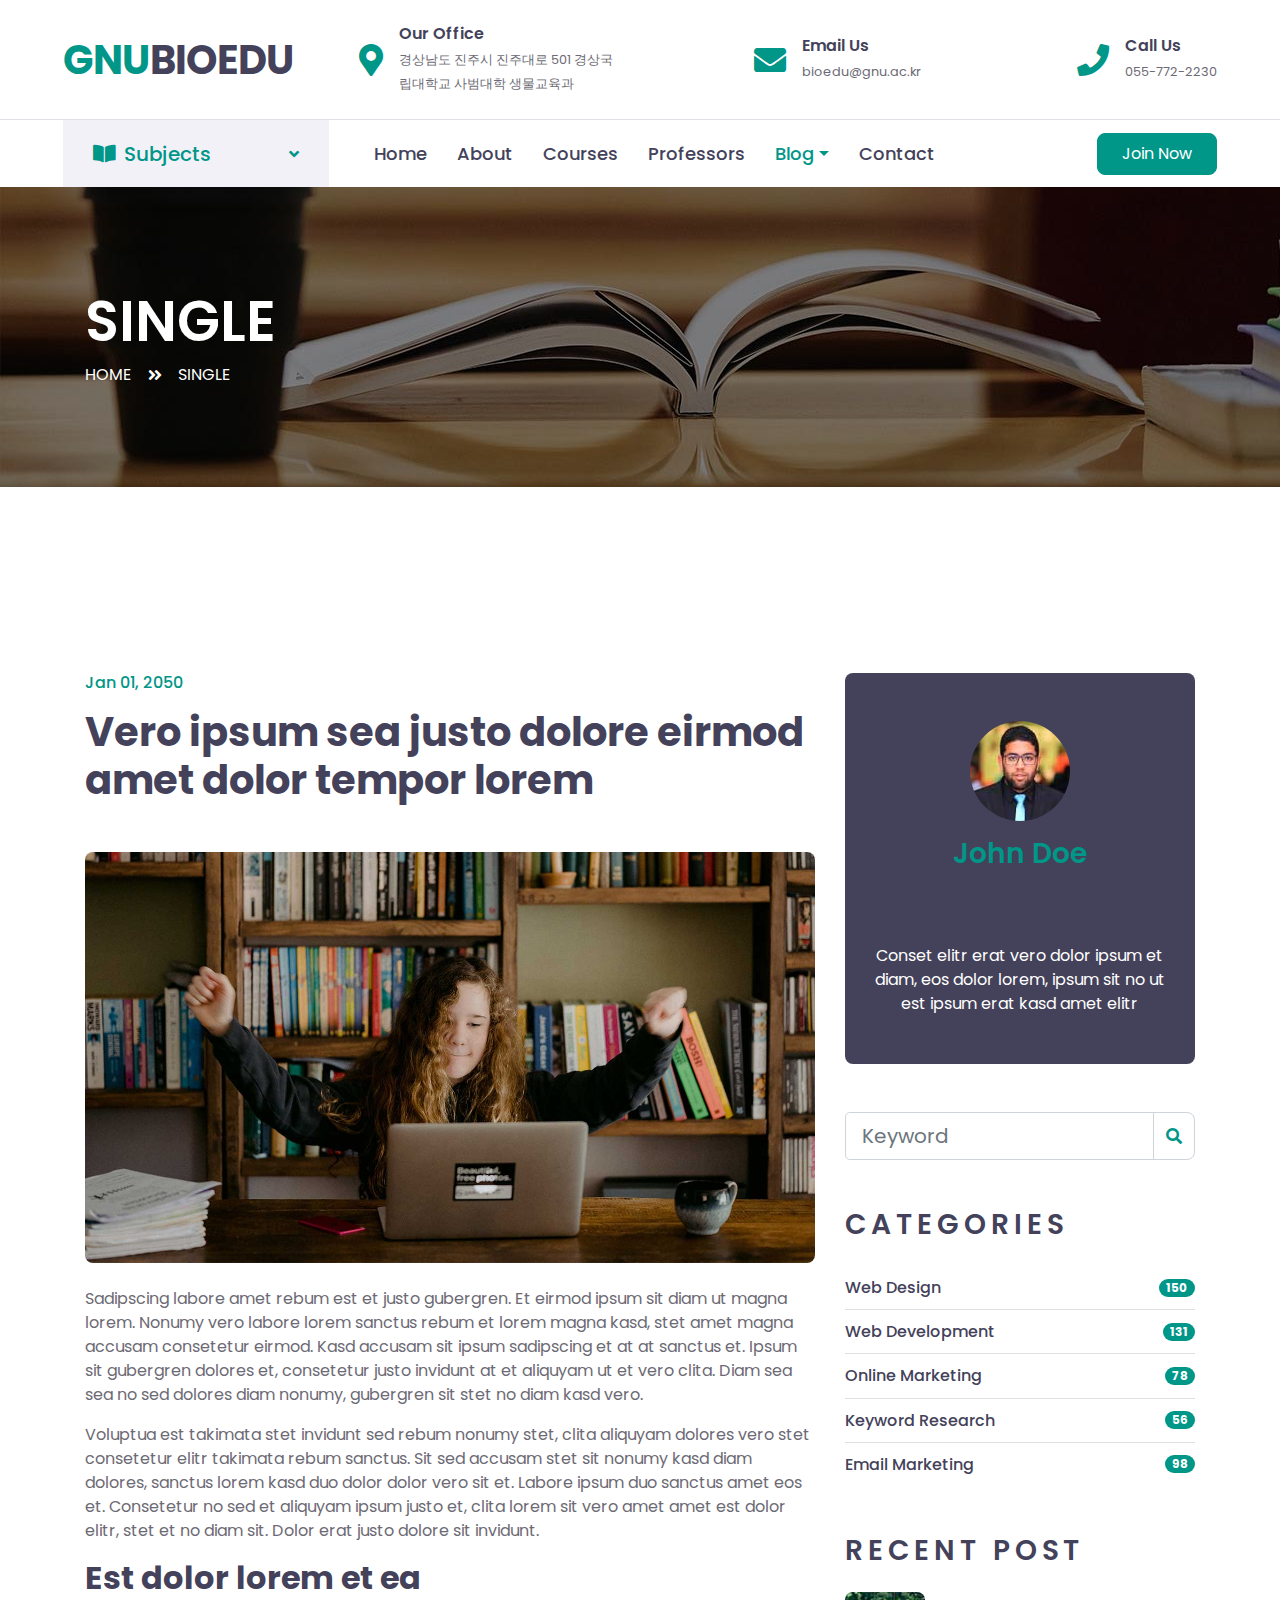
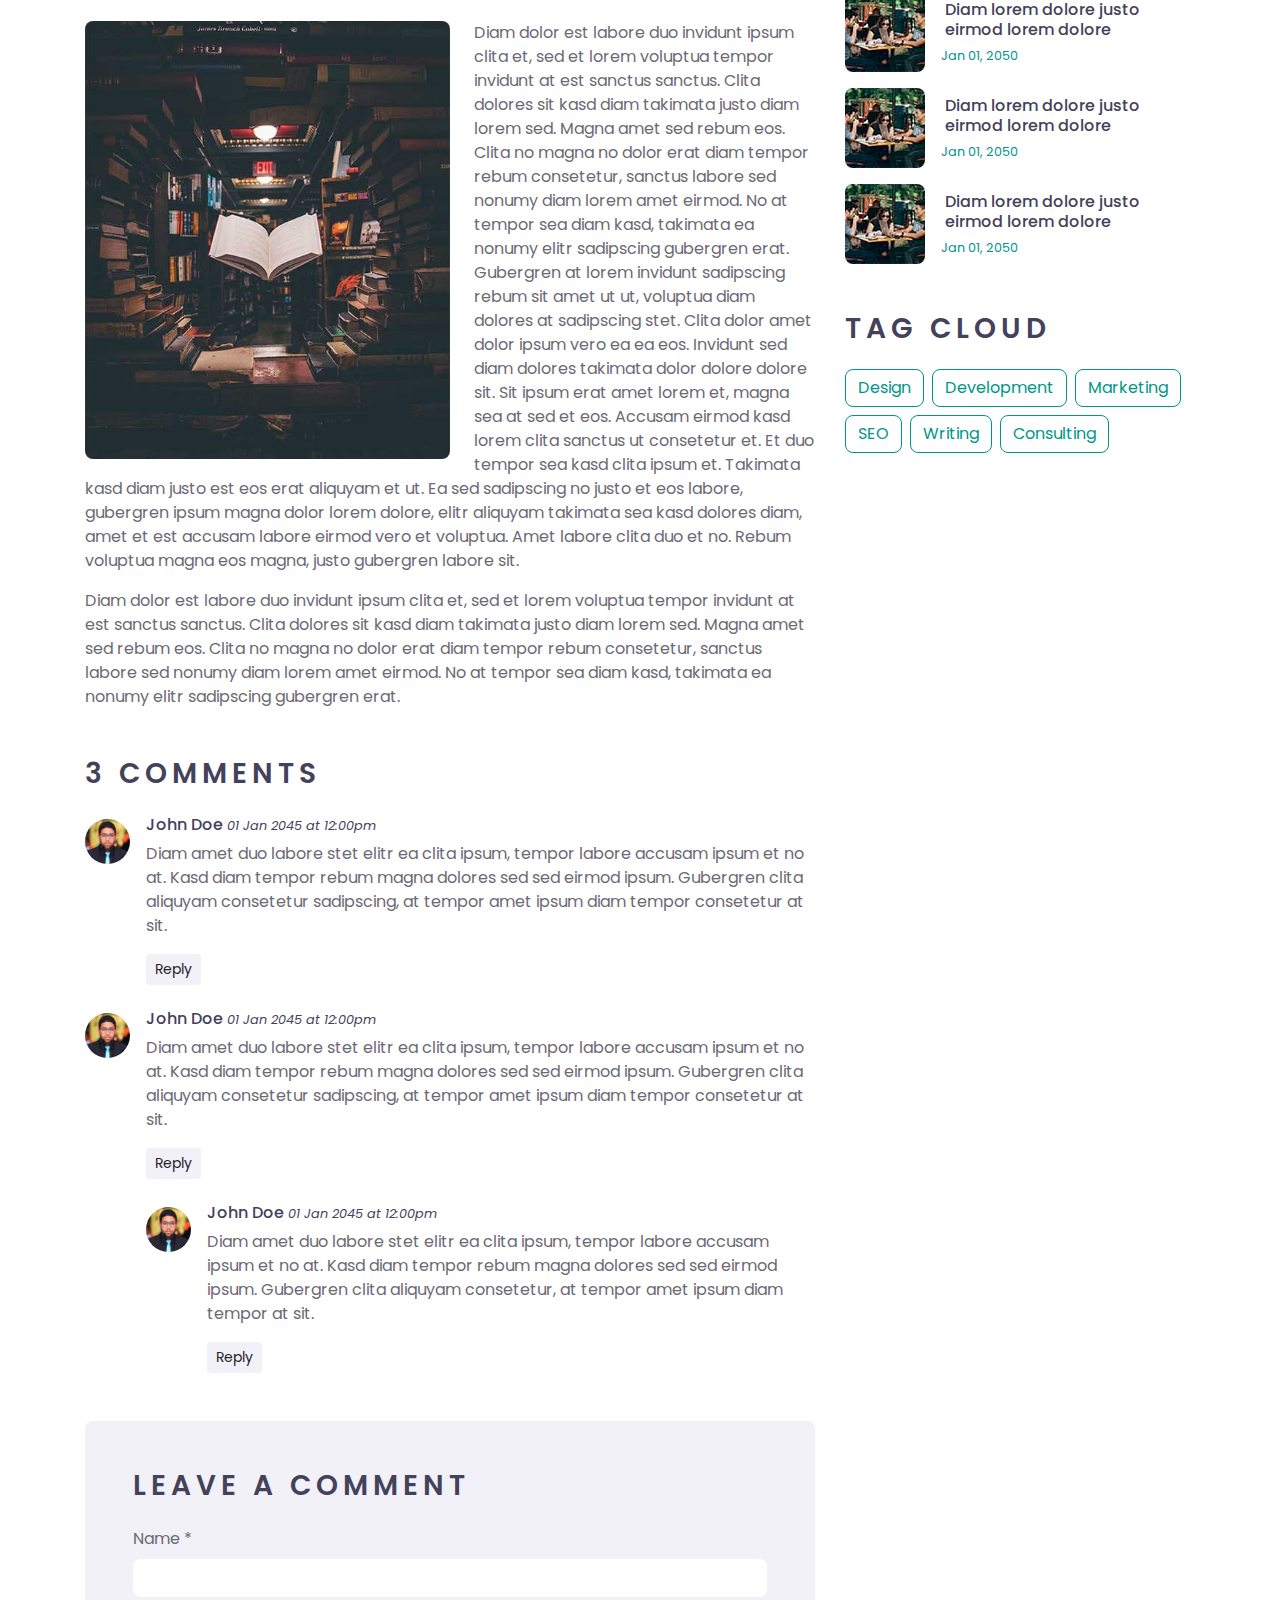
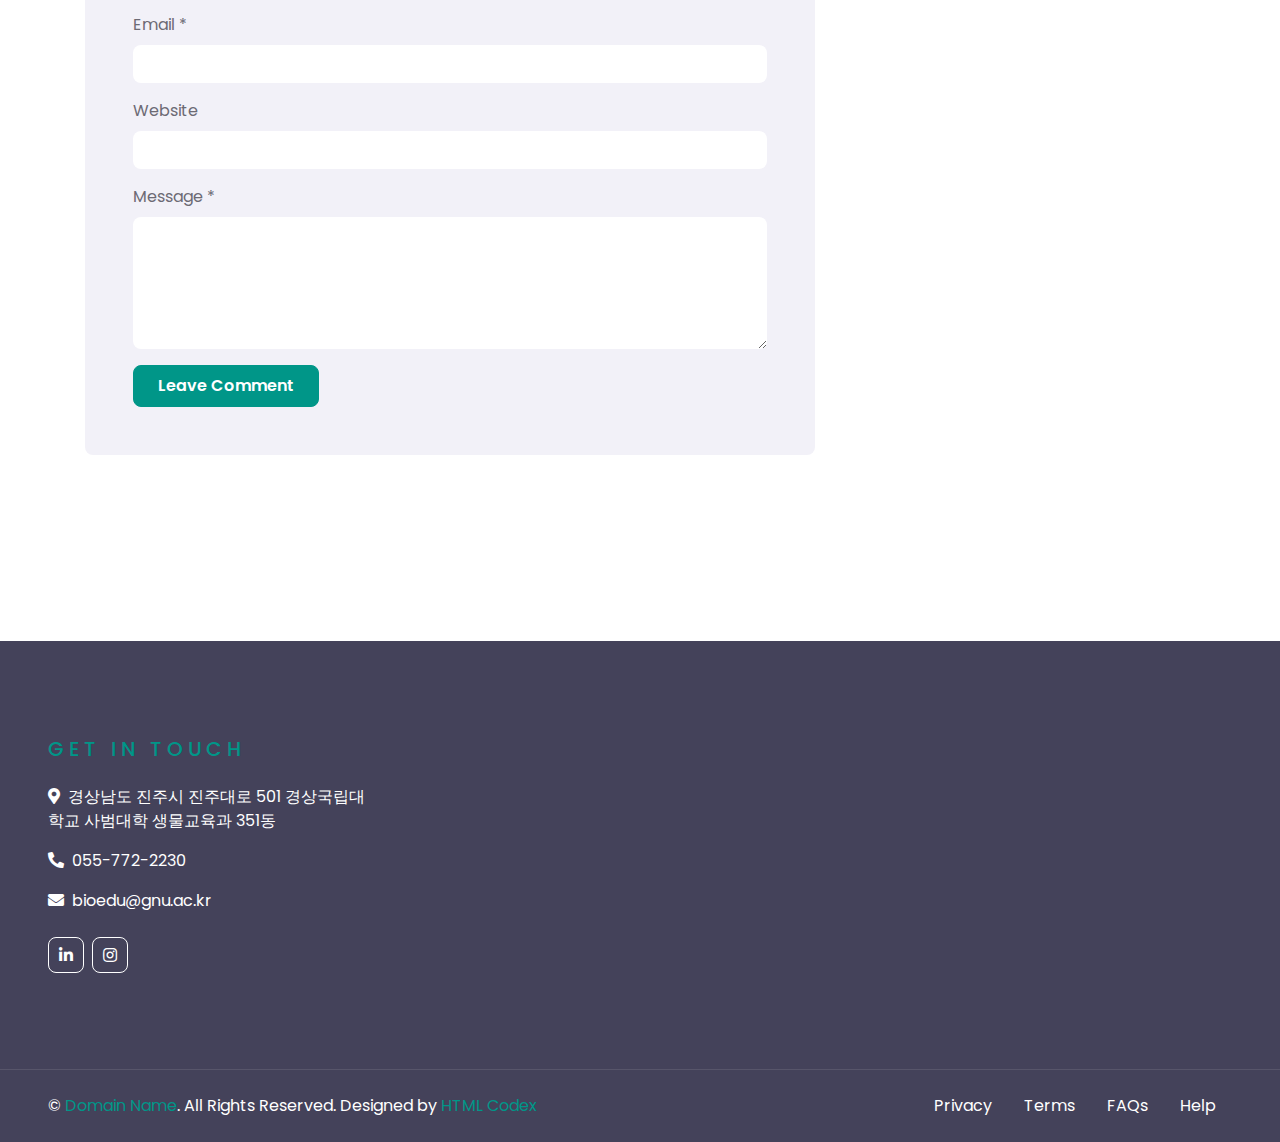
<file: single.html>
<!DOCTYPE html>
<html lang="en">

<head>
    <meta charset="utf-8">
    <title>ECOURSES - Online Courses HTML Template</title>
    <meta content="width=device-width, initial-scale=1.0" name="viewport">
    <meta content="Free HTML Templates" name="keywords">
    <meta content="Free HTML Templates" name="description">

    <!-- Favicon -->
    <link href="img/favicon.ico" rel="icon">

    <!-- Google Web Fonts -->
    <link rel="preconnect" href="https://fonts.gstatic.com">
    <link href="https://fonts.googleapis.com/css2?family=Poppins:wght@400;500;600;700&display=swap" rel="stylesheet"> 

    <!-- Font Awesome -->
    <link href="https://cdnjs.cloudflare.com/ajax/libs/font-awesome/5.10.0/css/all.min.css" rel="stylesheet">

    <!-- Libraries Stylesheet -->
    <link href="lib/owlcarousel/assets/owl.carousel.min.css" rel="stylesheet">

    <!-- Customized Bootstrap Stylesheet -->
    <link href="css/style.css" rel="stylesheet">
</head>

<body>
    <!-- Topbar Start -->
    <div class="container-fluid d-none d-lg-block">
        <div class="row align-items-center py-4 px-xl-5">
            <div class="col-lg-3">
                <a href="" class="text-decoration-none">
                    <h1 class="m-0"><span class="text-primary">GNU</span>BIOEDU</h1>
                </a>
            </div>
            <div class="col-lg-3 text-right">
                <div class="d-inline-flex align-items-center">
                    <i class="fa fa-2x fa-map-marker-alt text-primary mr-3"></i>
                    <div class="text-left">
                        <h6 class="font-weight-semi-bold mb-1">Our Office</h6>
                        <small>경상남도 진주시 진주대로 501 경상국립대학교 사범대학 생물교육과</small>
                    </div>
                </div>
            </div>
            <div class="col-lg-3 text-right">
                <div class="d-inline-flex align-items-center">
                    <i class="fa fa-2x fa-envelope text-primary mr-3"></i>
                    <div class="text-left">
                        <h6 class="font-weight-semi-bold mb-1">Email Us</h6>
                        <small>bioedu@gnu.ac.kr</small>
                    </div>
                </div>
            </div>
            <div class="col-lg-3 text-right">
                <div class="d-inline-flex align-items-center">
                    <i class="fa fa-2x fa-phone text-primary mr-3"></i>
                    <div class="text-left">
                        <h6 class="font-weight-semi-bold mb-1">Call Us</h6>
                        <small>055-772-2230</small>
                    </div>
                </div>
            </div>
        </div>
    </div>
    <!-- Topbar End -->


    <!-- Navbar Start -->
    <div class="container-fluid">
        <div class="row border-top px-xl-5">
            <div class="col-lg-3 d-none d-lg-block">
                <a class="d-flex align-items-center justify-content-between bg-secondary w-100 text-decoration-none" data-toggle="collapse" href="#navbar-vertical" style="height: 67px; padding: 0 30px;">
                    <h5 class="text-primary m-0"><i class="fa fa-book-open mr-2"></i>Subjects</h5>
                    <i class="fa fa-angle-down text-primary"></i>
                </a>
                <nav class="collapse position-absolute navbar navbar-vertical navbar-light align-items-start p-0 border border-top-0 border-bottom-0 bg-light" id="navbar-vertical" style="width: calc(100% - 30px); z-index: 9;">
                    <div class="navbar-nav w-100">
                        <div class="nav-item dropdown">
                            <a href="#" class="nav-link" data-toggle="dropdown">Web Design <i class="fa fa-angle-down float-right mt-1"></i></a>
                            <div class="dropdown-menu position-absolute bg-secondary border-0 rounded-0 w-100 m-0">
                                <a href="" class="dropdown-item">HTML</a>
                                <a href="" class="dropdown-item">CSS</a>
                                <a href="" class="dropdown-item">jQuery</a>
                            </div>
                        </div>
                        <a href="" class="nav-item nav-link">Apps Design</a>
                        <a href="" class="nav-item nav-link">Marketing</a>
                        <a href="" class="nav-item nav-link">Research</a>
                        <a href="" class="nav-item nav-link">SEO</a>
                    </div>
                </nav>
            </div>
            <div class="col-lg-9">
                <nav class="navbar navbar-expand-lg bg-light navbar-light py-3 py-lg-0 px-0">
                    <a href="" class="text-decoration-none d-block d-lg-none">
                        <h1 class="m-0"><span class="text-primary">E</span>COURSES</h1>
                    </a>
                    <button type="button" class="navbar-toggler" data-toggle="collapse" data-target="#navbarCollapse">
                        <span class="navbar-toggler-icon"></span>
                    </button>
                    <div class="collapse navbar-collapse justify-content-between" id="navbarCollapse">
                        <div class="navbar-nav py-0">
                        <a href="index.html" class="nav-item nav-link">Home</a>
                        <a href="about.html" class="nav-item nav-link">About</a>
                        <a href="course.html" class="nav-item nav-link">Courses</a>
                        <a href="teacher.html" class="nav-item nav-link">Professors</a>
                        <div class="nav-item dropdown">
                            <a href="#" class="nav-link dropdown-toggle active" data-toggle="dropdown">Blog</a> <div class="dropdown-menu rounded-0 m-0">
                                <a href="blog.html" class="dropdown-item active">Blog List</a> <a href="single.html" class="dropdown-item">Blog Detail</a>
                            </div>
                        </div>
                        <a href="contact.html" class="nav-item nav-link">Contact</a>
                    </div>
                        <a class="btn btn-primary py-2 px-4 ml-auto d-none d-lg-block" href="">Join Now</a>
                    </div>
                </nav>
            </div>
        </div>
    </div>
    <!-- Navbar End -->


    <!-- Header Start -->
    <div class="container-fluid page-header" style="margin-bottom: 90px;">
        <div class="container">
            <div class="d-flex flex-column justify-content-center" style="min-height: 300px">
                <h3 class="display-4 text-white text-uppercase">Single</h3>
                <div class="d-inline-flex text-white">
                    <p class="m-0 text-uppercase"><a class="text-white" href="">Home</a></p>
                    <i class="fa fa-angle-double-right pt-1 px-3"></i>
                    <p class="m-0 text-uppercase">Single</p>
                </div>
            </div>
        </div>
    </div>
    <!-- Header End -->


    <!-- Detail Start -->
    <div class="container-fluid py-5">
        <div class="container py-5">
            <div class="row">
                <div class="col-lg-8">
                    <div class="mb-5">
                        <h6 class="text-primary mb-3">Jan 01, 2050</h6>
                        <h1 class="mb-5">Vero ipsum sea justo dolore eirmod amet dolor tempor lorem</h1>
                        <img class="img-fluid rounded w-100 mb-4" src="img/carousel-1.jpg" alt="Image">
                        <p>Sadipscing labore amet rebum est et justo gubergren. Et eirmod ipsum sit diam ut magna lorem.
                            Nonumy vero labore lorem sanctus rebum et lorem magna kasd, stet amet magna accusam
                            consetetur eirmod. Kasd accusam sit ipsum sadipscing et at at sanctus et. Ipsum sit
                            gubergren dolores et, consetetur justo invidunt at et aliquyam ut et vero clita. Diam sea
                            sea no sed dolores diam nonumy, gubergren sit stet no diam kasd vero.</p>
                        <p>Voluptua est takimata stet invidunt sed rebum nonumy stet, clita aliquyam dolores vero stet
                            consetetur elitr takimata rebum sanctus. Sit sed accusam stet sit nonumy kasd diam dolores,
                            sanctus lorem kasd duo dolor dolor vero sit et. Labore ipsum duo sanctus amet eos et.
                            Consetetur no sed et aliquyam ipsum justo et, clita lorem sit vero amet amet est dolor
                            elitr, stet et no diam sit. Dolor erat justo dolore sit invidunt.</p>
                        <h2 class="mb-4">Est dolor lorem et ea</h2>
                        <img class="img-fluid rounded w-50 float-left mr-4 mb-3" src="img/blog-1.jpg" alt="Image">
                        <p>Diam dolor est labore duo invidunt ipsum clita et, sed et lorem voluptua tempor invidunt at
                            est sanctus sanctus. Clita dolores sit kasd diam takimata justo diam lorem sed. Magna amet
                            sed rebum eos. Clita no magna no dolor erat diam tempor rebum consetetur, sanctus labore sed
                            nonumy diam lorem amet eirmod. No at tempor sea diam kasd, takimata ea nonumy elitr
                            sadipscing gubergren erat. Gubergren at lorem invidunt sadipscing rebum sit amet ut ut,
                            voluptua diam dolores at sadipscing stet. Clita dolor amet dolor ipsum vero ea ea eos.
                            Invidunt sed diam dolores takimata dolor dolore dolore sit. Sit ipsum erat amet lorem et,
                            magna sea at sed et eos. Accusam eirmod kasd lorem clita sanctus ut consetetur et. Et duo
                            tempor sea kasd clita ipsum et. Takimata kasd diam justo est eos erat aliquyam et ut. Ea sed
                            sadipscing no justo et eos labore, gubergren ipsum magna dolor lorem dolore, elitr aliquyam
                            takimata sea kasd dolores diam, amet et est accusam labore eirmod vero et voluptua. Amet
                            labore clita duo et no. Rebum voluptua magna eos magna, justo gubergren labore sit.</p>
                        <p>Diam dolor est labore duo invidunt ipsum clita et, sed et lorem voluptua tempor invidunt at
                            est sanctus sanctus. Clita dolores sit kasd diam takimata justo diam lorem sed. Magna amet
                            sed rebum eos. Clita no magna no dolor erat diam tempor rebum consetetur, sanctus labore sed
                            nonumy diam lorem amet eirmod. No at tempor sea diam kasd, takimata ea nonumy elitr
                            sadipscing gubergren erat.</p>
                    </div>

                    <!-- Comment List -->
                    <div class="mb-5">
                        <h3 class="text-uppercase mb-4" style="letter-spacing: 5px;">3 Comments</h3>
                        <div class="media mb-4">
                            <img src="img/user.jpg" alt="Image" class="img-fluid rounded-circle mr-3 mt-1"
                                style="width: 45px;">
                            <div class="media-body">
                                <h6>John Doe <small><i>01 Jan 2045 at 12:00pm</i></small></h6>
                                <p>Diam amet duo labore stet elitr ea clita ipsum, tempor labore accusam ipsum et no at.
                                    Kasd diam tempor rebum magna dolores sed sed eirmod ipsum. Gubergren clita aliquyam
                                    consetetur sadipscing, at tempor amet ipsum diam tempor consetetur at sit.</p>
                                <button class="btn btn-sm btn-secondary">Reply</button>
                            </div>
                        </div>
                        <div class="media mb-4">
                            <img src="img/user.jpg" alt="Image" class="img-fluid rounded-circle mr-3 mt-1"
                                style="width: 45px;">
                            <div class="media-body">
                                <h6>John Doe <small><i>01 Jan 2045 at 12:00pm</i></small></h6>
                                <p>Diam amet duo labore stet elitr ea clita ipsum, tempor labore accusam ipsum et no at.
                                    Kasd diam tempor rebum magna dolores sed sed eirmod ipsum. Gubergren clita aliquyam
                                    consetetur sadipscing, at tempor amet ipsum diam tempor consetetur at sit.</p>
                                <button class="btn btn-sm btn-secondary">Reply</button>
                                <div class="media mt-4">
                                    <img src="img/user.jpg" alt="Image" class="img-fluid rounded-circle mr-3 mt-1"
                                        style="width: 45px;">
                                    <div class="media-body">
                                        <h6>John Doe <small><i>01 Jan 2045 at 12:00pm</i></small></h6>
                                        <p>Diam amet duo labore stet elitr ea clita ipsum, tempor labore accusam ipsum
                                            et no at. Kasd diam tempor rebum magna dolores sed sed eirmod ipsum.
                                            Gubergren clita aliquyam consetetur, at tempor amet ipsum diam tempor at
                                            sit.</p>
                                        <button class="btn btn-sm btn-secondary">Reply</button>
                                    </div>
                                </div>
                            </div>
                        </div>
                    </div>

                    <!-- Comment Form -->
                    <div class="bg-secondary rounded p-5">
                        <h3 class="text-uppercase mb-4" style="letter-spacing: 5px;">Leave a comment</h3>
                        <form>
                            <div class="form-group">
                                <label for="name">Name *</label>
                                <input type="text" class="form-control border-0" id="name">
                            </div>
                            <div class="form-group">
                                <label for="email">Email *</label>
                                <input type="email" class="form-control border-0" id="email">
                            </div>
                            <div class="form-group">
                                <label for="website">Website</label>
                                <input type="url" class="form-control border-0" id="website">
                            </div>

                            <div class="form-group">
                                <label for="message">Message *</label>
                                <textarea id="message" cols="30" rows="5" class="form-control border-0"></textarea>
                            </div>
                            <div class="form-group mb-0">
                                <input type="submit" value="Leave Comment" class="btn btn-primary py-md-2 px-md-4 font-weight-semi-bold">
                            </div>
                        </form>
                    </div>
                </div>

                <div class="col-lg-4 mt-5 mt-lg-0">
                    <!-- Author Bio -->
                    <div class="d-flex flex-column text-center bg-dark rounded mb-5 py-5 px-4">
                        <img src="img/user.jpg" class="img-fluid rounded-circle mx-auto mb-3" style="width: 100px;">
                        <h3 class="text-primary mb-3">John Doe</h3>
                        <h3 class="text-uppercase mb-4" style="letter-spacing: 5px;">Tag Cloud</h3>
                        <p class="text-white m-0">Conset elitr erat vero dolor ipsum et diam, eos dolor lorem, ipsum sit
                            no ut est ipsum erat kasd amet elitr</p>
                    </div>

                    <!-- Search Form -->
                    <div class="mb-5">
                        <form action="">
                            <div class="input-group">
                                <input type="text" class="form-control form-control-lg" placeholder="Keyword">
                                <div class="input-group-append">
                                    <span class="input-group-text bg-transparent text-primary"><i
                                            class="fa fa-search"></i></span>
                                </div>
                            </div>
                        </form>
                    </div>

                    <!-- Category List -->
                    <div class="mb-5">
                        <h3 class="text-uppercase mb-4" style="letter-spacing: 5px;">Categories</h3>
                        <ul class="list-group list-group-flush">
                            <li class="list-group-item d-flex justify-content-between align-items-center px-0">
                                <a href="" class="text-decoration-none h6 m-0">Web Design</a>
                                <span class="badge badge-primary badge-pill">150</span>
                            </li>
                            <li class="list-group-item d-flex justify-content-between align-items-center px-0">
                                <a href="" class="text-decoration-none h6 m-0">Web Development</a>
                                <span class="badge badge-primary badge-pill">131</span>
                            </li>
                            <li class="list-group-item d-flex justify-content-between align-items-center px-0">
                                <a href="" class="text-decoration-none h6 m-0">Online Marketing</a>
                                <span class="badge badge-primary badge-pill">78</span>
                            </li>
                            <li class="list-group-item d-flex justify-content-between align-items-center px-0">
                                <a href="" class="text-decoration-none h6 m-0">Keyword Research</a>
                                <span class="badge badge-primary badge-pill">56</span>
                            </li>
                            <li class="list-group-item d-flex justify-content-between align-items-center px-0">
                                <a href="" class="text-decoration-none h6 m-0">Email Marketing</a>
                                <span class="badge badge-primary badge-pill">98</span>
                            </li>
                        </ul>
                    </div>

                    <!-- Recent Post -->
                    <div class="mb-5">
                        <h3 class="text-uppercase mb-4" style="letter-spacing: 5px;">Recent Post</h3>
                        <a class="d-flex align-items-center text-decoration-none mb-3" href="">
                            <img class="img-fluid rounded" src="img/blog-80x80.jpg" alt="">
                            <div class="pl-3">
                                <h6 class="m-1">Diam lorem dolore justo eirmod lorem dolore</h6>
                                <small>Jan 01, 2050</small>
                            </div>
                        </a>
                        <a class="d-flex align-items-center text-decoration-none mb-3" href="">
                            <img class="img-fluid rounded" src="img/blog-80x80.jpg" alt="">
                            <div class="pl-3">
                                <h6 class="m-1">Diam lorem dolore justo eirmod lorem dolore</h6>
                                <small>Jan 01, 2050</small>
                            </div>
                        </a>
                        <a class="d-flex align-items-center text-decoration-none mb-3" href="">
                            <img class="img-fluid rounded" src="img/blog-80x80.jpg" alt="">
                            <div class="pl-3">
                                <h6 class="m-1">Diam lorem dolore justo eirmod lorem dolore</h6>
                                <small>Jan 01, 2050</small>
                            </div>
                        </a>
                    </div>

                    <!-- Tag Cloud -->
                    <div class="mb-5">
                        <h3 class="text-uppercase mb-4" style="letter-spacing: 5px;">Tag Cloud</h3>
                        <div class="d-flex flex-wrap m-n1">
                            <a href="" class="btn btn-outline-primary m-1">Design</a>
                            <a href="" class="btn btn-outline-primary m-1">Development</a>
                            <a href="" class="btn btn-outline-primary m-1">Marketing</a>
                            <a href="" class="btn btn-outline-primary m-1">SEO</a>
                            <a href="" class="btn btn-outline-primary m-1">Writing</a>
                            <a href="" class="btn btn-outline-primary m-1">Consulting</a>
                        </div>
                    </div>
                </div>
            </div>
        </div>
    </div>
    <!-- Detail End -->


    <!-- Footer Start -->
    <div class="container-fluid bg-dark text-white py-5 px-sm-3 px-lg-5" style="margin-top: 90px;">
        <div class="row pt-5">
            <div class="col-lg-7 col-md-12">
                <div class="row">
                    <div class="col-md-6 mb-5">
                        <h5 class="text-primary text-uppercase mb-4" style="letter-spacing: 5px;">Get In Touch</h5>
                        <p><i class="fa fa-map-marker-alt mr-2"></i>경상남도 진주시 진주대로 501 경상국립대학교 사범대학 생물교육과 351동</p>
                        <p><i class="fa fa-phone-alt mr-2"></i>055-772-2230</p>
                        <p><i class="fa fa-envelope mr-2"></i>bioedu@gnu.ac.kr</p>
                        <div class="d-flex justify-content-start mt-4">
                            <a class="btn btn-outline-light btn-square mr-2" href="https://www.gnu.ac.kr/bioedu/main.do"><i class="fab fa-linkedin-in"></i></a>
                            <a class="btn btn-outline-light btn-square" href="https://www.instagram.com/gnu_bio_edu/?igshid=MzRlODBiNWFlZA%3D%3D"><i class="fab fa-instagram"></i></a>
                        </div>
                    </div>
                        </div>
                    </div>
                </div>
            </div>
                        </div>
                    </div>
                </div>
            </div>
        </div>
    </div>
    <div class="container-fluid bg-dark text-white border-top py-4 px-sm-3 px-md-5" style="border-color: rgba(256, 256, 256, .1) !important;">
        <div class="row">
            <div class="col-lg-6 text-center text-md-left mb-3 mb-md-0">
                <p class="m-0 text-white">&copy; <a href="#">Domain Name</a>. All Rights Reserved. Designed by <a href="https://htmlcodex.com">HTML Codex</a>
                </p>
            </div>
            <div class="col-lg-6 text-center text-md-right">
                <ul class="nav d-inline-flex">
                    <li class="nav-item">
                        <a class="nav-link text-white py-0" href="#">Privacy</a>
                    </li>
                    <li class="nav-item">
                        <a class="nav-link text-white py-0" href="#">Terms</a>
                    </li>
                    <li class="nav-item">
                        <a class="nav-link text-white py-0" href="#">FAQs</a>
                    </li>
                    <li class="nav-item">
                        <a class="nav-link text-white py-0" href="#">Help</a>
                    </li>
                </ul>
            </div>
        </div>
    </div>
    <!-- Footer End -->


    <!-- Back to Top -->
    <a href="#" class="btn btn-lg btn-primary btn-lg-square back-to-top"><i class="fa fa-angle-double-up"></i></a>


    <!-- JavaScript Libraries -->
    <script src="https://code.jquery.com/jquery-3.4.1.min.js"></script>
    <script src="https://stackpath.bootstrapcdn.com/bootstrap/4.4.1/js/bootstrap.bundle.min.js"></script>
    <script src="lib/easing/easing.min.js"></script>
    <script src="lib/owlcarousel/owl.carousel.min.js"></script>

    <!-- Contact Javascript File -->
    <script src="mail/jqBootstrapValidation.min.js"></script>
    <script src="mail/contact.js"></script>

    <!-- Template Javascript -->
    <script src="js/main.js"></script>
</body>

</html>
</file>
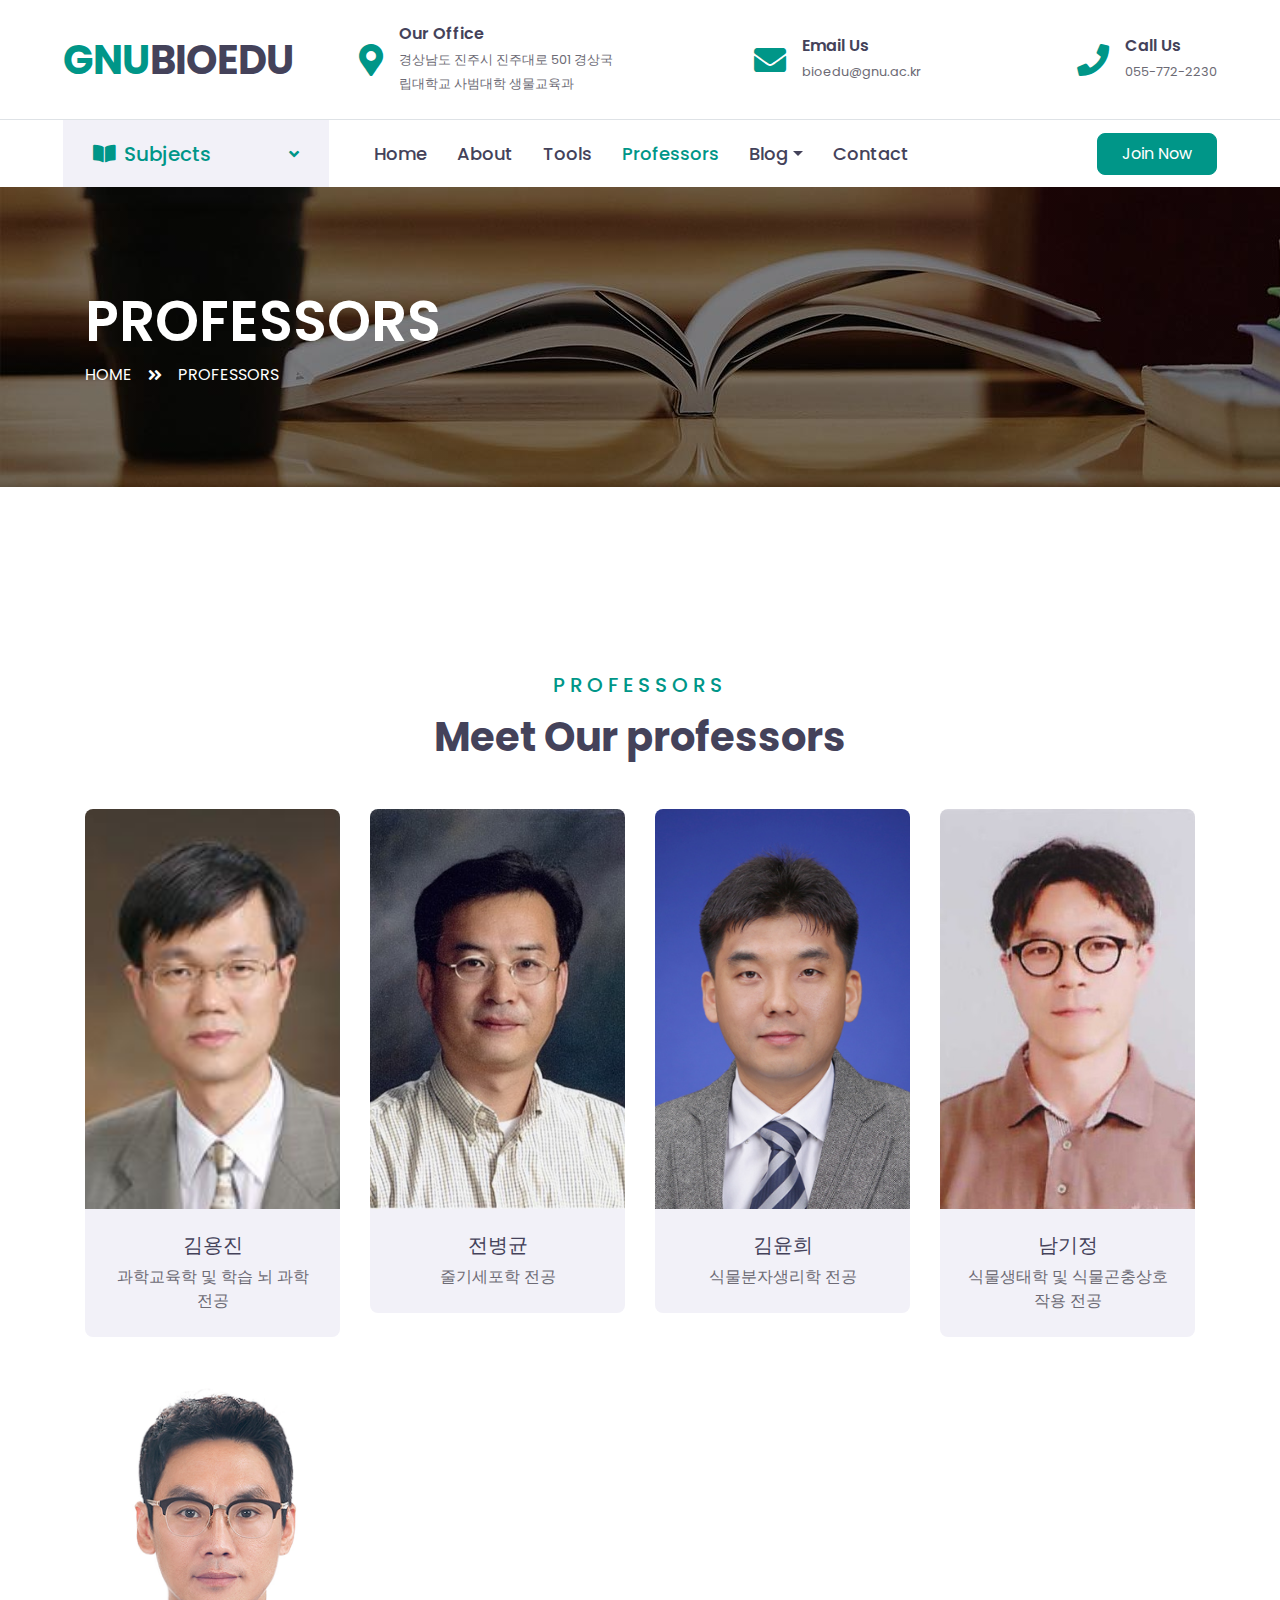
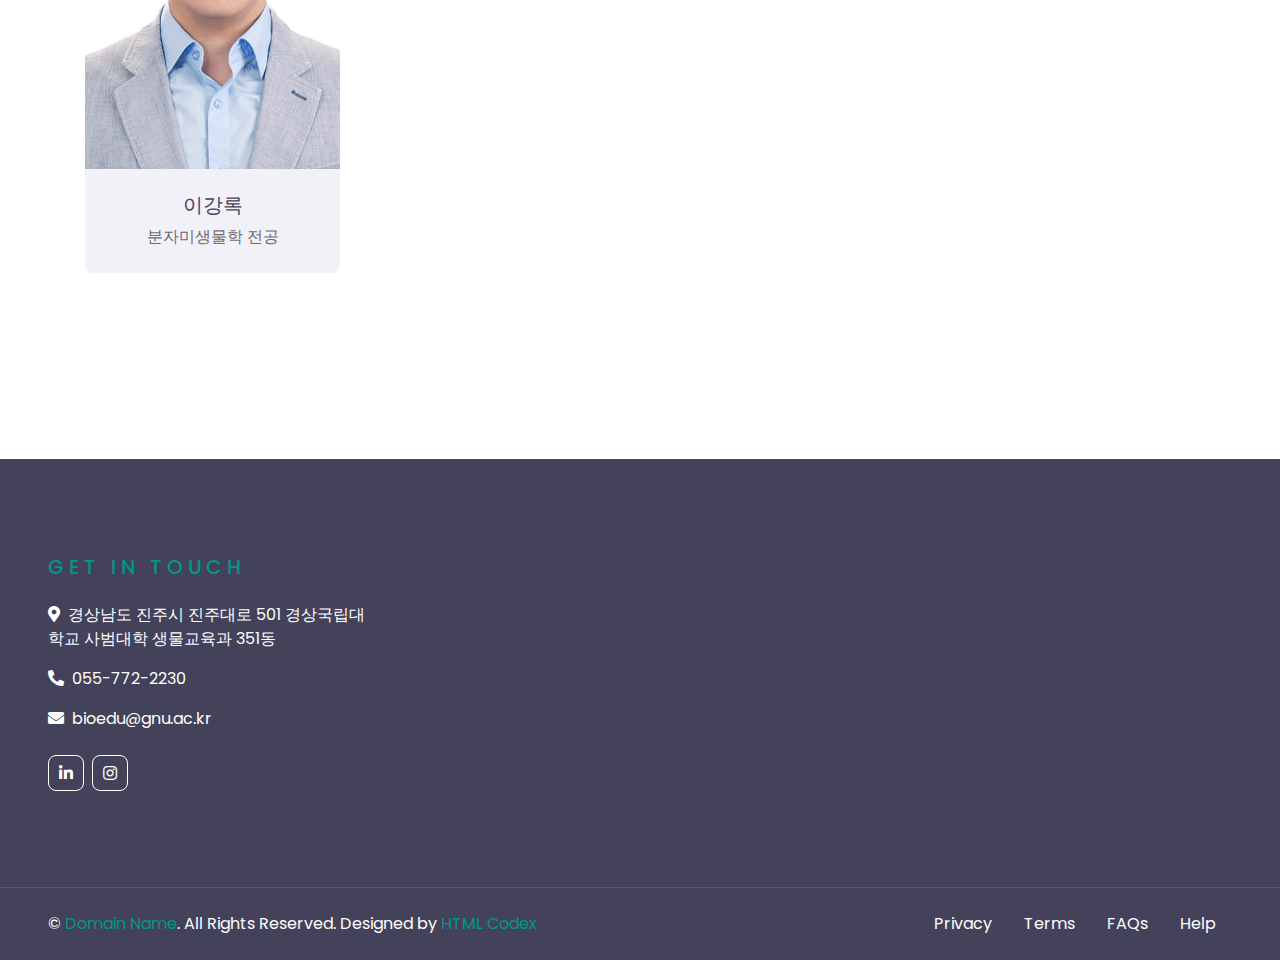
<file: teacher.html>
<!DOCTYPE html>
<html lang="en">

<head>
    <meta charset="utf-8">
    <title>ECOURSES - Online Courses HTML Template</title>
    <meta content="width=device-width, initial-scale=1.0" name="viewport">
    <meta content="Free HTML Templates" name="keywords">
    <meta content="Free HTML Templates" name="description">

    <!-- Favicon -->
    <link href="img/favicon.ico" rel="icon">

    <!-- Google Web Fonts -->
    <link rel="preconnect" href="https://fonts.gstatic.com">
    <link href="https://fonts.googleapis.com/css2?family=Poppins:wght@400;500;600;700&display=swap" rel="stylesheet"> 

    <!-- Font Awesome -->
    <link href="https://cdnjs.cloudflare.com/ajax/libs/font-awesome/5.10.0/css/all.min.css" rel="stylesheet">

    <!-- Libraries Stylesheet -->
    <link href="lib/owlcarousel/assets/owl.carousel.min.css" rel="stylesheet">

    <!-- Customized Bootstrap Stylesheet -->
    <link href="css/style.css" rel="stylesheet">
</head>

<body>
    <!-- Topbar Start -->
    <div class="container-fluid d-none d-lg-block">
        <div class="row align-items-center py-4 px-xl-5">
            <div class="col-lg-3">
                <a href="" class="text-decoration-none">
                    <h1 class="m-0"><span class="text-primary">GNU</span>BIOEDU</h1>
                </a>
            </div>
            <div class="col-lg-3 text-right">
                <div class="d-inline-flex align-items-center">
                    <i class="fa fa-2x fa-map-marker-alt text-primary mr-3"></i>
                    <div class="text-left">
                        <h6 class="font-weight-semi-bold mb-1">Our Office</h6>
                        <small>경상남도 진주시 진주대로 501 경상국립대학교 사범대학 생물교육과</small>
                    </div>
                </div>
            </div>
            <div class="col-lg-3 text-right">
                <div class="d-inline-flex align-items-center">
                    <i class="fa fa-2x fa-envelope text-primary mr-3"></i>
                    <div class="text-left">
                        <h6 class="font-weight-semi-bold mb-1">Email Us</h6>
                        <small>bioedu@gnu.ac.kr</small>
                    </div>
                </div>
            </div>
            <div class="col-lg-3 text-right">
                <div class="d-inline-flex align-items-center">
                    <i class="fa fa-2x fa-phone text-primary mr-3"></i>
                    <div class="text-left">
                        <h6 class="font-weight-semi-bold mb-1">Call Us</h6>
                        <small>055-772-2230</small>
                    </div>
                </div>
            </div>
        </div>
    </div>
    <!-- Topbar End -->


    <!-- Navbar Start -->
    <div class="container-fluid">
        <div class="row border-top px-xl-5">
            <div class="col-lg-3 d-none d-lg-block">
                <a class="d-flex align-items-center justify-content-between bg-secondary w-100 text-decoration-none" data-toggle="collapse" href="#navbar-vertical" style="height: 67px; padding: 0 30px;">
                    <h5 class="text-primary m-0"><i class="fa fa-book-open mr-2"></i>Subjects</h5>
                    <i class="fa fa-angle-down text-primary"></i>
                </a>
                <nav class="collapse position-absolute navbar navbar-vertical navbar-light align-items-start p-0 border border-top-0 border-bottom-0 bg-light" id="navbar-vertical" style="width: calc(100% - 30px); z-index: 9;">
                    <div class="navbar-nav w-100">
                        <div class="nav-item dropdown">
                            <a href="#" class="nav-link" data-toggle="dropdown">Web Design <i class="fa fa-angle-down float-right mt-1"></i></a>
                            <div class="dropdown-menu position-absolute bg-secondary border-0 rounded-0 w-100 m-0">
                                <a href="" class="dropdown-item">HTML</a>
                                <a href="" class="dropdown-item">CSS</a>
                                <a href="" class="dropdown-item">jQuery</a>
                            </div>
                        </div>
                        <a href="" class="nav-item nav-link">Apps Design</a>
                        <a href="" class="nav-item nav-link">Marketing</a>
                        <a href="" class="nav-item nav-link">Research</a>
                        <a href="" class="nav-item nav-link">SEO</a>
                    </div>
                </nav>
            </div>
            <div class="col-lg-9">
                <nav class="navbar navbar-expand-lg bg-light navbar-light py-3 py-lg-0 px-0">
                    <a href="" class="text-decoration-none d-block d-lg-none">
                        <h1 class="m-0"><span class="text-primary">E</span>COURSES</h1>
                    </a>
                    <button type="button" class="navbar-toggler" data-toggle="collapse" data-target="#navbarCollapse">
                        <span class="navbar-toggler-icon"></span>
                    </button>
                    <div class="collapse navbar-collapse justify-content-between" id="navbarCollapse">
                        <div class="navbar-nav py-0">
                            <a href="index.html" class="nav-item nav-link">Home</a>
                            <a href="about.html" class="nav-item nav-link">About</a>
                            <a href="course.html" class="nav-item nav-link">Tools</a>
                            <a href="teacher.html" class="nav-item nav-link active">Professors</a>
                            <div class="nav-item dropdown">
                                <a href="#" class="nav-link dropdown-toggle" data-toggle="dropdown">Blog</a>
                                <div class="dropdown-menu rounded-0 m-0">
                                    <a href="blog.html" class="dropdown-item">Blog List</a>
                                    <a href="single.html" class="dropdown-item">Blog Detail</a>
                                </div>
                            </div>
                            <a href="contact.html" class="nav-item nav-link">Contact</a>
                        </div>
                        <a class="btn btn-primary py-2 px-4 ml-auto d-none d-lg-block" href="">Join Now</a>
                    </div>
                </nav>
            </div>
        </div>
    </div>
    <!-- Navbar End -->


    <!-- Header Start -->
    <div class="container-fluid page-header" style="margin-bottom: 90px;">
        <div class="container">
            <div class="d-flex flex-column justify-content-center" style="min-height: 300px">
                <h3 class="display-4 text-white text-uppercase">professors</h3>
                <div class="d-inline-flex text-white">
                    <p class="m-0 text-uppercase"><a class="text-white" href="">Home</a></p>
                    <i class="fa fa-angle-double-right pt-1 px-3"></i>
                    <p class="m-0 text-uppercase">professors</p>
                </div>
            </div>
        </div>
    </div>
    <!-- Header End -->


  <!-- Team Start -->
    <div class="container-fluid py-5">
        <div class="container pt-5 pb-3">
            <div class="text-center mb-5">
                <h5 class="text-primary text-uppercase mb-3" style="letter-spacing: 5px;">professors</h5>
                <h1>Meet Our professors</h1>
            </div>
            <div class="row">
                <div class="col-md-6 col-lg-3 text-center team mb-4">
                    <div class="team-item rounded overflow-hidden mb-2">
                        <div class="team-img position-relative">
                            <img class="img-fluid" src="img/ff-kim.jpg" alt="">
                            <div class="team-social">
                                <a class="btn btn-outline-light btn-square mx-1" href="#"><i class="fab fa-facebook-f"></i></a>
                                <a class="btn btn-outline-light btn-square mx-1" href="#"><i class="fab fa-linkedin-in"></i></a>
                            </div>
                        </div>
                        <div class="bg-secondary p-4">
                            <h5>김용진</h5>
                            <p class="m-0">과학교육학 및 학습 뇌 과학 전공</p>
                        </div>
                    </div>
                </div>
                <div class="col-md-6 col-lg-3 text-center team mb-4">
                    <div class="team-item rounded overflow-hidden mb-2">
                        <div class="team-img position-relative">
                            <img class="img-fluid" src="img/ff-jeon.jpg" alt="">
                            <div class="team-social">
                                <a class="btn btn-outline-light btn-square mx-1" href="#"><i class="fab fa-facebook-f"></i></a>
                                <a class="btn btn-outline-light btn-square mx-1" href="#"><i class="fab fa-linkedin-in"></i></a>
                            </div>
                        </div>
                        <div class="bg-secondary p-4">
                            <h5>전병균</h5>
                            <p class="m-0">줄기세포학 전공</p>
                        </div>
                    </div>
                </div>
                <div class="col-md-6 col-lg-3 text-center team mb-4">
                    <div class="team-item rounded overflow-hidden mb-2">
                        <div class="team-img position-relative">
                            <img class="img-fluid" src="img/ff-kimyh.jpg" alt="">
                            <div class="team-social">
                                <a class="btn btn-outline-light btn-square mx-1" href="#"><i class="fab fa-facebook-f"></i></a>
                                <a class="btn btn-outline-light btn-square mx-1" href="https://www.gnu.ac.kr/plant/main.do"><i class="fab fa-linkedin-in"></i></a>
                            </div>
                        </div>
                        <div class="bg-secondary p-4">
                            <h5>김윤희</h5>
                            <p class="m-0">식물분자생리학 전공</p>
                        </div>
                    </div>
                </div>
                <div class="col-md-6 col-lg-3 text-center team mb-4">
                    <div class="team-item rounded overflow-hidden mb-2">
                        <div class="team-img position-relative">
                            <img class="img-fluid" src="img/ff-nam.jpg" alt="">
                            <div class="team-social">
                                <a class="btn btn-outline-light btn-square mx-1" href="#"><i class="fab fa-facebook-f"></i></a>
                                <a class="btn btn-outline-light btn-square mx-1" href="#"><i class="fab fa-linkedin-in"></i></a>
                            </div>
                        </div>
                        <div class="bg-secondary p-4">
                            <h5>남기정</h5>
                            <p class="m-0">식물생태학 및 식물곤충상호작용 전공</p>
                        </div>
                    </div>
                </div>
                                <div class="col-md-6 col-lg-3 text-center team mb-4">
                    <div class="team-item rounded overflow-hidden mb-2">
                        <div class="team-img position-relative">
                            <img class="img-fluid" src="img/ff-lee.jpg" alt="">
                            <div class="team-social">
                                <a class="btn btn-outline-light btn-square mx-1" href="#"><i class="fab fa-facebook-f"></i></a>
                                <a class="btn btn-outline-light btn-square mx-1" href="#"><i class="fab fa-linkedin-in"></i></a>
                            </div>
                        </div>
                        <div class="bg-secondary p-4">
                            <h5>이강록</h5>
                            <p class="m-0">분자미생물학 전공</p>
                        </div>
                    </div>
                </div>
            </div>
        </div>
    </div>
    <!-- Team End -->


    <!-- Footer Start -->
    <div class="container-fluid bg-dark text-white py-5 px-sm-3 px-lg-5" style="margin-top: 90px;">
        <div class="row pt-5">
            <div class="col-lg-7 col-md-12">
                <div class="row">
                    <div class="col-md-6 mb-5">
                        <h5 class="text-primary text-uppercase mb-4" style="letter-spacing: 5px;">Get In Touch</h5>
                        <p><i class="fa fa-map-marker-alt mr-2"></i>경상남도 진주시 진주대로 501 경상국립대학교 사범대학 생물교육과 351동</p>
                        <p><i class="fa fa-phone-alt mr-2"></i>055-772-2230</p>
                        <p><i class="fa fa-envelope mr-2"></i>bioedu@gnu.ac.kr</p>
                        <div class="d-flex justify-content-start mt-4">
                            <a class="btn btn-outline-light btn-square mr-2" href="https://www.gnu.ac.kr/bioedu/main.do"><i class="fab fa-linkedin-in"></i></a>
                            <a class="btn btn-outline-light btn-square" href="https://www.instagram.com/gnu_bio_edu/?igshid=MzRlODBiNWFlZA%3D%3D"><i class="fab fa-instagram"></i></a>
                        </div>
                    </div>
                        </div>
                    </div>
                </div>
            </div>
                        </div>
                    </div>
                </div>
            </div>
        </div>
    </div>
    <div class="container-fluid bg-dark text-white border-top py-4 px-sm-3 px-md-5" style="border-color: rgba(256, 256, 256, .1) !important;">
        <div class="row">
            <div class="col-lg-6 text-center text-md-left mb-3 mb-md-0">
                <p class="m-0 text-white">&copy; <a href="#">Domain Name</a>. All Rights Reserved. Designed by <a href="https://htmlcodex.com">HTML Codex</a>
                </p>
            </div>
            <div class="col-lg-6 text-center text-md-right">
                <ul class="nav d-inline-flex">
                    <li class="nav-item">
                        <a class="nav-link text-white py-0" href="#">Privacy</a>
                    </li>
                    <li class="nav-item">
                        <a class="nav-link text-white py-0" href="#">Terms</a>
                    </li>
                    <li class="nav-item">
                        <a class="nav-link text-white py-0" href="#">FAQs</a>
                    </li>
                    <li class="nav-item">
                        <a class="nav-link text-white py-0" href="#">Help</a>
                    </li>
                </ul>
            </div>
        </div>
    </div>
    <!-- Footer End -->


    <!-- Back to Top -->
    <a href="#" class="btn btn-lg btn-primary btn-lg-square back-to-top"><i class="fa fa-angle-double-up"></i></a>


    <!-- JavaScript Libraries -->
    <script src="https://code.jquery.com/jquery-3.4.1.min.js"></script>
    <script src="https://stackpath.bootstrapcdn.com/bootstrap/4.4.1/js/bootstrap.bundle.min.js"></script>
    <script src="lib/easing/easing.min.js"></script>
    <script src="lib/owlcarousel/owl.carousel.min.js"></script>

    <!-- Contact Javascript File -->
    <script src="mail/jqBootstrapValidation.min.js"></script>
    <script src="mail/contact.js"></script>

    <!-- Template Javascript -->
    <script src="js/main.js"></script>
<style>
    .cat-item .cat-overlay h4 {
        font-size: 1.2em; /* 원하는 크기로 조절하세요 */
    }

    .cat-item .cat-overlay span {
        font-size: 0.8em; /* 원하는 크기로 조절하세요 */
    }
    .team-item .team-img img {
        width: 400px;  /* 원하는 너비 (예: 180px) */
        height: 400px; /* 원하는 높이 (예: 너비와 동일하게 180px로 하여 정사각형으로 만듦) */
        object-fit: cover; /* 중요: 이미지 비율을 유지하면서 지정된 너비/높이에 꽉 차도록 표시하고, 초과되는 부분은 잘라냅니다. */
    }
</style>
</body>

</html>
</file>
<file: css/style.css>
/******* Bootstrap Theming ********/
/*!
 * Bootstrap v4.5.3 (https://getbootstrap.com/)
 * Copyright 2011-2020 The Bootstrap Authors
 * Copyright 2011-2020 Twitter, Inc.
 * Licensed under MIT (https://github.com/twbs/bootstrap/blob/main/LICENSE)
 */
:root {
  --blue: #007bff; /* Bootstrap 기본 값 - 필요시 함께 변경 가능 */
  --indigo: #6610f2;
  --purple: #6f42c1;
  --pink: #e83e8c;
  --red: #dc3545;
  --orange: #fd7e14;
  --yellow: #ffc107;
  --green: #28a745; /* 이 색상도 생물/환경 테마에 고려해볼 수 있습니다. */
  --teal: #20c997;
  --cyan: #17a2b8;
  --white: #fff;
  --gray: #6c757d;
  --gray-dark: #343a40;

  /* 테마 색상 변경 */
  --primary: #009688;   /* 주요 색상을 청록색으로 변경 */
  --secondary: #E0F2F1; /* 보조 색상을 매우 연한 청록색으로 변경 */

  --light: #FFFFFF;
  --dark: #44425A;

  --success: #28a745;
  --info: #17a2b8;
  --warning: #ffc107;
  --danger: #dc3545;
  --light: #FFFFFF;     /* 밝은 배경색은 그대로 흰색 유지 또는 보조색상과 통일 고려 */
  --dark: #44425A;      /* 어두운 계열 색상 (글자색 등에 사용) - 새로운 테마와 어울리는지 확인 후, 필요시 짙은 회색(#343A40)이나 짙은 청록색 계열로 변경 */
  
    --breakpoint-xs: 0;
  --breakpoint-sm: 576px;
  --breakpoint-md: 768px;
  --breakpoint-lg: 992px;
  --breakpoint-xl: 1200px;
  
  --font-family-sans-serif: "Poppins", sans-serif;
  --font-family-monospace: SFMono-Regular, Menlo, Monaco, Consolas, "Liberation Mono", "Courier New", monospace;
}

*,
*::before,
*::after {
  box-sizing: border-box;
}

html {
  font-family: sans-serif;
  line-height: 1.15;
  -webkit-text-size-adjust: 100%;
  -webkit-tap-highlight-color: rgba(0, 0, 0, 0);
}

article, aside, figcaption, figure, footer, header, hgroup, main, nav, section {
  display: block;
}

body {
  margin: 0;
  font-family: "Poppins", sans-serif;
  font-size: 1rem;
  font-weight: 400;
  line-height: 1.5;
  color: #6C6A74;
  text-align: left;
  background-color: #fff;
}

[tabindex="-1"]:focus:not(:focus-visible) {
  outline: 0 !important;
}

hr {
  box-sizing: content-box;
  height: 0;
  overflow: visible;
}

h1, h2, h3, h4, h5, h6 {
  margin-top: 0;
  margin-bottom: 0.5rem;
}

p {
  margin-top: 0;
  margin-bottom: 1rem;
}

abbr[title],
abbr[data-original-title] {
  text-decoration: underline;
  text-decoration: underline dotted;
  cursor: help;
  border-bottom: 0;
  text-decoration-skip-ink: none;
}

address {
  margin-bottom: 1rem;
  font-style: normal;
  line-height: inherit;
}

ol,
ul,
dl {
  margin-top: 0;
  margin-bottom: 1rem;
}

ol ol,
ul ul,
ol ul,
ul ol {
  margin-bottom: 0;
}

dt {
  font-weight: 700;
}

dd {
  margin-bottom: .5rem;
  margin-left: 0;
}

blockquote {
  margin: 0 0 1rem;
}

b,
strong {
  font-weight: bolder;
}

small {
  font-size: 80%;
}

sub,
sup {
  position: relative;
  font-size: 75%;
  line-height: 0;
  vertical-align: baseline;
}

sub {
  bottom: -.25em;
}

sup {
  top: -.5em;
}

a {
  color: var(--primary);
  text-decoration: none;
  background-color: transparent;
}

a:hover {
  color: #00796B; /* 예: var(--primary)보다 약간 어두운 청록색 */
  /* 또는, 간단하게 var(--primary)를 사용하고 브라우저 기본 효과를 따를 수 있습니다. */
  filter: brightness(85%); /* 기존 색상을 약간 어둡게 */
  text-decoration: underline;
}

a:not([href]):not([class]) {
  color: inherit;
  text-decoration: none;
}

a:not([href]):not([class]):hover {
  color: inherit;
  text-decoration: none;
}

pre,
code,
kbd,
samp {
  font-family: SFMono-Regular, Menlo, Monaco, Consolas, "Liberation Mono", "Courier New", monospace;
  font-size: 1em;
}

pre {
  margin-top: 0;
  margin-bottom: 1rem;
  overflow: auto;
  -ms-overflow-style: scrollbar;
}

figure {
  margin: 0 0 1rem;
}

img {
  vertical-align: middle;
  border-style: none;
}

svg {
  overflow: hidden;
  vertical-align: middle;
}

table {
  border-collapse: collapse;
}

caption {
  padding-top: 0.75rem;
  padding-bottom: 0.75rem;
  color: #6c757d;
  text-align: left;
  caption-side: bottom;
}

th {
  text-align: inherit;
  text-align: -webkit-match-parent;
}

label {
  display: inline-block;
  margin-bottom: 0.5rem;
}

button {
  border-radius: 0;
}

button:focus {
  outline: 1px dotted;
  outline: 5px auto -webkit-focus-ring-color;
}

input,
button,
select,
optgroup,
textarea {
  margin: 0;
  font-family: inherit;
  font-size: inherit;
  line-height: inherit;
}

button,
input {
  overflow: visible;
}

button,
select {
  text-transform: none;
}

[role="button"] {
  cursor: pointer;
}

select {
  word-wrap: normal;
}

button,
[type="button"],
[type="reset"],
[type="submit"] {
  -webkit-appearance: button;
}

button:not(:disabled),
[type="button"]:not(:disabled),
[type="reset"]:not(:disabled),
[type="submit"]:not(:disabled) {
  cursor: pointer;
}

button::-moz-focus-inner,
[type="button"]::-moz-focus-inner,
[type="reset"]::-moz-focus-inner,
[type="submit"]::-moz-focus-inner {
  padding: 0;
  border-style: none;
}

input[type="radio"],
input[type="checkbox"] {
  box-sizing: border-box;
  padding: 0;
}

textarea {
  overflow: auto;
  resize: vertical;
}

fieldset {
  min-width: 0;
  padding: 0;
  margin: 0;
  border: 0;
}

legend {
  display: block;
  width: 100%;
  max-width: 100%;
  padding: 0;
  margin-bottom: .5rem;
  font-size: 1.5rem;
  line-height: inherit;
  color: inherit;
  white-space: normal;
}

@media (max-width: 1200px) {
  legend {
    font-size: calc(1.275rem + 0.3vw) ;
  }
}

progress {
  vertical-align: baseline;
}

[type="number"]::-webkit-inner-spin-button,
[type="number"]::-webkit-outer-spin-button {
  height: auto;
}

[type="search"] {
  outline-offset: -2px;
  -webkit-appearance: none;
}

[type="search"]::-webkit-search-decoration {
  -webkit-appearance: none;
}

::-webkit-file-upload-button {
  font: inherit;
  -webkit-appearance: button;
}

output {
  display: inline-block;
}

summary {
  display: list-item;
  cursor: pointer;
}

template {
  display: none;
}

[hidden] {
  display: none !important;
}

h1, h2, h3, h4, h5, h6,
.h1, .h2, .h3, .h4, .h5, .h6 {
  margin-bottom: 0.5rem;
  font-weight: 500;
  line-height: 1.2;
  color: #44425A;
}

h1, .h1 {
  font-size: 2.5rem;
}

@media (max-width: 1200px) {
  h1, .h1 {
    font-size: calc(1.375rem + 1.5vw) ;
  }
}

h2, .h2 {
  font-size: 2rem;
}

@media (max-width: 1200px) {
  h2, .h2 {
    font-size: calc(1.325rem + 0.9vw) ;
  }
}

h3, .h3 {
  font-size: 1.75rem;
}

@media (max-width: 1200px) {
  h3, .h3 {
    font-size: calc(1.3rem + 0.6vw) ;
  }
}

h4, .h4 {
  font-size: 1.5rem;
}

@media (max-width: 1200px) {
  h4, .h4 {
    font-size: calc(1.275rem + 0.3vw) ;
  }
}

h5, .h5 {
  font-size: 1.25rem;
}

h6, .h6 {
  font-size: 1rem;
}

.lead {
  font-size: 1.25rem;
  font-weight: 300;
}

.display-1 {
  font-size: 6rem;
  font-weight: 300;
  line-height: 1.2;
}

@media (max-width: 1200px) {
  .display-1 {
    font-size: calc(1.725rem + 5.7vw) ;
  }
}

.display-2 {
  font-size: 5.5rem;
  font-weight: 300;
  line-height: 1.2;
}

@media (max-width: 1200px) {
  .display-2 {
    font-size: calc(1.675rem + 5.1vw) ;
  }
}

.display-3 {
  font-size: 4.5rem;
  font-weight: 300;
  line-height: 1.2;
}

@media (max-width: 1200px) {
  .display-3 {
    font-size: calc(1.575rem + 3.9vw) ;
  }
}

.display-4 {
  font-size: 3.5rem;
  font-weight: 300;
  line-height: 1.2;
}

@media (max-width: 1200px) {
  .display-4 {
    font-size: calc(1.475rem + 2.7vw) ;
  }
}

hr {
  margin-top: 1rem;
  margin-bottom: 1rem;
  border: 0;
  border-top: 1px solid rgba(0, 0, 0, 0.1);
}

small,
.small {
  font-size: 80%;
  font-weight: 400;
}

mark,
.mark {
  padding: 0.2em;
  background-color: #fcf8e3;
}

.list-unstyled {
  padding-left: 0;
  list-style: none;
}

.list-inline {
  padding-left: 0;
  list-style: none;
}

.list-inline-item {
  display: inline-block;
}

.list-inline-item:not(:last-child) {
  margin-right: 0.5rem;
}

.initialism {
  font-size: 90%;
  text-transform: uppercase;
}

.blockquote {
  margin-bottom: 1rem;
  font-size: 1.25rem;
}

.blockquote-footer {
  display: block;
  font-size: 80%;
  color: #6c757d;
}

.blockquote-footer::before {
  content: "\2014\00A0";
}

.img-fluid {
  max-width: 100%;
  height: auto;
}

.img-thumbnail {
  padding: 0.25rem;
  background-color: #fff;
  border: 1px solid #dee2e6;
  border-radius: 8px;
  max-width: 100%;
  height: auto;
}

.figure {
  display: inline-block;
}

.figure-img {
  margin-bottom: 0.5rem;
  line-height: 1;
}

.figure-caption {
  font-size: 90%;
  color: #6c757d;
}

code {
  font-size: 87.5%;
  color: #e83e8c;
  word-wrap: break-word;
}

a > code {
  color: inherit;
}

kbd {
  padding: 0.2rem 0.4rem;
  font-size: 87.5%;
  color: #fff;
  background-color: #212529;
  border-radius: 0.2rem;
}

kbd kbd {
  padding: 0;
  font-size: 100%;
  font-weight: 700;
}

pre {
  display: block;
  font-size: 87.5%;
  color: #212529;
}

pre code {
  font-size: inherit;
  color: inherit;
  word-break: normal;
}

.pre-scrollable {
  max-height: 340px;
  overflow-y: scroll;
}

.container,
.container-fluid,
.container-sm,
.container-md,
.container-lg,
.container-xl {
  width: 100%;
  padding-right: 15px;
  padding-left: 15px;
  margin-right: auto;
  margin-left: auto;
}

@media (min-width: 576px) {
  .container, .container-sm {
    max-width: 540px;
  }
}

@media (min-width: 768px) {
  .container, .container-sm, .container-md {
    max-width: 720px;
  }
}

@media (min-width: 992px) {
  .container, .container-sm, .container-md, .container-lg {
    max-width: 960px;
  }
}

@media (min-width: 1200px) {
  .container, .container-sm, .container-md, .container-lg, .container-xl {
    max-width: 1140px;
  }
}

.row {
  display: flex;
  flex-wrap: wrap;
  margin-right: -15px;
  margin-left: -15px;
}

.no-gutters {
  margin-right: 0;
  margin-left: 0;
}

.no-gutters > .col,
.no-gutters > [class*="col-"] {
  padding-right: 0;
  padding-left: 0;
}

.col-1, .col-2, .col-3, .col-4, .col-5, .col-6, .col-7, .col-8, .col-9, .col-10, .col-11, .col-12, .col,
.col-auto, .col-sm-1, .col-sm-2, .col-sm-3, .col-sm-4, .col-sm-5, .col-sm-6, .col-sm-7, .col-sm-8, .col-sm-9, .col-sm-10, .col-sm-11, .col-sm-12, .col-sm,
.col-sm-auto, .col-md-1, .col-md-2, .col-md-3, .col-md-4, .col-md-5, .col-md-6, .col-md-7, .col-md-8, .col-md-9, .col-md-10, .col-md-11, .col-md-12, .col-md,
.col-md-auto, .col-lg-1, .col-lg-2, .col-lg-3, .col-lg-4, .col-lg-5, .col-lg-6, .col-lg-7, .col-lg-8, .col-lg-9, .col-lg-10, .col-lg-11, .col-lg-12, .col-lg,
.col-lg-auto, .col-xl-1, .col-xl-2, .col-xl-3, .col-xl-4, .col-xl-5, .col-xl-6, .col-xl-7, .col-xl-8, .col-xl-9, .col-xl-10, .col-xl-11, .col-xl-12, .col-xl,
.col-xl-auto {
  position: relative;
  width: 100%;
  padding-right: 15px;
  padding-left: 15px;
}

.col {
  flex-basis: 0;
  flex-grow: 1;
  max-width: 100%;
}

.row-cols-1 > * {
  flex: 0 0 100%;
  max-width: 100%;
}

.row-cols-2 > * {
  flex: 0 0 50%;
  max-width: 50%;
}

.row-cols-3 > * {
  flex: 0 0 33.33333%;
  max-width: 33.33333%;
}

.row-cols-4 > * {
  flex: 0 0 25%;
  max-width: 25%;
}

.row-cols-5 > * {
  flex: 0 0 20%;
  max-width: 20%;
}

.row-cols-6 > * {
  flex: 0 0 16.66667%;
  max-width: 16.66667%;
}

.col-auto {
  flex: 0 0 auto;
  width: auto;
  max-width: 100%;
}

.col-1 {
  flex: 0 0 8.33333%;
  max-width: 8.33333%;
}

.col-2 {
  flex: 0 0 16.66667%;
  max-width: 16.66667%;
}

.col-3 {
  flex: 0 0 25%;
  max-width: 25%;
}

.col-4 {
  flex: 0 0 33.33333%;
  max-width: 33.33333%;
}

.col-5 {
  flex: 0 0 41.66667%;
  max-width: 41.66667%;
}

.col-6 {
  flex: 0 0 50%;
  max-width: 50%;
}

.col-7 {
  flex: 0 0 58.33333%;
  max-width: 58.33333%;
}

.col-8 {
  flex: 0 0 66.66667%;
  max-width: 66.66667%;
}

.col-9 {
  flex: 0 0 75%;
  max-width: 75%;
}

.col-10 {
  flex: 0 0 83.33333%;
  max-width: 83.33333%;
}

.col-11 {
  flex: 0 0 91.66667%;
  max-width: 91.66667%;
}

.col-12 {
  flex: 0 0 100%;
  max-width: 100%;
}

.order-first {
  order: -1;
}

.order-last {
  order: 13;
}

.order-0 {
  order: 0;
}

.order-1 {
  order: 1;
}

.order-2 {
  order: 2;
}

.order-3 {
  order: 3;
}

.order-4 {
  order: 4;
}

.order-5 {
  order: 5;
}

.order-6 {
  order: 6;
}

.order-7 {
  order: 7;
}

.order-8 {
  order: 8;
}

.order-9 {
  order: 9;
}

.order-10 {
  order: 10;
}

.order-11 {
  order: 11;
}

.order-12 {
  order: 12;
}

.offset-1 {
  margin-left: 8.33333%;
}

.offset-2 {
  margin-left: 16.66667%;
}

.offset-3 {
  margin-left: 25%;
}

.offset-4 {
  margin-left: 33.33333%;
}

.offset-5 {
  margin-left: 41.66667%;
}

.offset-6 {
  margin-left: 50%;
}

.offset-7 {
  margin-left: 58.33333%;
}

.offset-8 {
  margin-left: 66.66667%;
}

.offset-9 {
  margin-left: 75%;
}

.offset-10 {
  margin-left: 83.33333%;
}

.offset-11 {
  margin-left: 91.66667%;
}

@media (min-width: 576px) {
  .col-sm {
    flex-basis: 0;
    flex-grow: 1;
    max-width: 100%;
  }
  .row-cols-sm-1 > * {
    flex: 0 0 100%;
    max-width: 100%;
  }
  .row-cols-sm-2 > * {
    flex: 0 0 50%;
    max-width: 50%;
  }
  .row-cols-sm-3 > * {
    flex: 0 0 33.33333%;
    max-width: 33.33333%;
  }
  .row-cols-sm-4 > * {
    flex: 0 0 25%;
    max-width: 25%;
  }
  .row-cols-sm-5 > * {
    flex: 0 0 20%;
    max-width: 20%;
  }
  .row-cols-sm-6 > * {
    flex: 0 0 16.66667%;
    max-width: 16.66667%;
  }
  .col-sm-auto {
    flex: 0 0 auto;
    width: auto;
    max-width: 100%;
  }
  .col-sm-1 {
    flex: 0 0 8.33333%;
    max-width: 8.33333%;
  }
  .col-sm-2 {
    flex: 0 0 16.66667%;
    max-width: 16.66667%;
  }
  .col-sm-3 {
    flex: 0 0 25%;
    max-width: 25%;
  }
  .col-sm-4 {
    flex: 0 0 33.33333%;
    max-width: 33.33333%;
  }
  .col-sm-5 {
    flex: 0 0 41.66667%;
    max-width: 41.66667%;
  }
  .col-sm-6 {
    flex: 0 0 50%;
    max-width: 50%;
  }
  .col-sm-7 {
    flex: 0 0 58.33333%;
    max-width: 58.33333%;
  }
  .col-sm-8 {
    flex: 0 0 66.66667%;
    max-width: 66.66667%;
  }
  .col-sm-9 {
    flex: 0 0 75%;
    max-width: 75%;
  }
  .col-sm-10 {
    flex: 0 0 83.33333%;
    max-width: 83.33333%;
  }
  .col-sm-11 {
    flex: 0 0 91.66667%;
    max-width: 91.66667%;
  }
  .col-sm-12 {
    flex: 0 0 100%;
    max-width: 100%;
  }
  .order-sm-first {
    order: -1;
  }
  .order-sm-last {
    order: 13;
  }
  .order-sm-0 {
    order: 0;
  }
  .order-sm-1 {
    order: 1;
  }
  .order-sm-2 {
    order: 2;
  }
  .order-sm-3 {
    order: 3;
  }
  .order-sm-4 {
    order: 4;
  }
  .order-sm-5 {
    order: 5;
  }
  .order-sm-6 {
    order: 6;
  }
  .order-sm-7 {
    order: 7;
  }
  .order-sm-8 {
    order: 8;
  }
  .order-sm-9 {
    order: 9;
  }
  .order-sm-10 {
    order: 10;
  }
  .order-sm-11 {
    order: 11;
  }
  .order-sm-12 {
    order: 12;
  }
  .offset-sm-0 {
    margin-left: 0;
  }
  .offset-sm-1 {
    margin-left: 8.33333%;
  }
  .offset-sm-2 {
    margin-left: 16.66667%;
  }
  .offset-sm-3 {
    margin-left: 25%;
  }
  .offset-sm-4 {
    margin-left: 33.33333%;
  }
  .offset-sm-5 {
    margin-left: 41.66667%;
  }
  .offset-sm-6 {
    margin-left: 50%;
  }
  .offset-sm-7 {
    margin-left: 58.33333%;
  }
  .offset-sm-8 {
    margin-left: 66.66667%;
  }
  .offset-sm-9 {
    margin-left: 75%;
  }
  .offset-sm-10 {
    margin-left: 83.33333%;
  }
  .offset-sm-11 {
    margin-left: 91.66667%;
  }
}

@media (min-width: 768px) {
  .col-md {
    flex-basis: 0;
    flex-grow: 1;
    max-width: 100%;
  }
  .row-cols-md-1 > * {
    flex: 0 0 100%;
    max-width: 100%;
  }
  .row-cols-md-2 > * {
    flex: 0 0 50%;
    max-width: 50%;
  }
  .row-cols-md-3 > * {
    flex: 0 0 33.33333%;
    max-width: 33.33333%;
  }
  .row-cols-md-4 > * {
    flex: 0 0 25%;
    max-width: 25%;
  }
  .row-cols-md-5 > * {
    flex: 0 0 20%;
    max-width: 20%;
  }
  .row-cols-md-6 > * {
    flex: 0 0 16.66667%;
    max-width: 16.66667%;
  }
  .col-md-auto {
    flex: 0 0 auto;
    width: auto;
    max-width: 100%;
  }
  .col-md-1 {
    flex: 0 0 8.33333%;
    max-width: 8.33333%;
  }
  .col-md-2 {
    flex: 0 0 16.66667%;
    max-width: 16.66667%;
  }
  .col-md-3 {
    flex: 0 0 25%;
    max-width: 25%;
  }
  .col-md-4 {
    flex: 0 0 33.33333%;
    max-width: 33.33333%;
  }
  .col-md-5 {
    flex: 0 0 41.66667%;
    max-width: 41.66667%;
  }
  .col-md-6 {
    flex: 0 0 50%;
    max-width: 50%;
  }
  .col-md-7 {
    flex: 0 0 58.33333%;
    max-width: 58.33333%;
  }
  .col-md-8 {
    flex: 0 0 66.66667%;
    max-width: 66.66667%;
  }
  .col-md-9 {
    flex: 0 0 75%;
    max-width: 75%;
  }
  .col-md-10 {
    flex: 0 0 83.33333%;
    max-width: 83.33333%;
  }
  .col-md-11 {
    flex: 0 0 91.66667%;
    max-width: 91.66667%;
  }
  .col-md-12 {
    flex: 0 0 100%;
    max-width: 100%;
  }
  .order-md-first {
    order: -1;
  }
  .order-md-last {
    order: 13;
  }
  .order-md-0 {
    order: 0;
  }
  .order-md-1 {
    order: 1;
  }
  .order-md-2 {
    order: 2;
  }
  .order-md-3 {
    order: 3;
  }
  .order-md-4 {
    order: 4;
  }
  .order-md-5 {
    order: 5;
  }
  .order-md-6 {
    order: 6;
  }
  .order-md-7 {
    order: 7;
  }
  .order-md-8 {
    order: 8;
  }
  .order-md-9 {
    order: 9;
  }
  .order-md-10 {
    order: 10;
  }
  .order-md-11 {
    order: 11;
  }
  .order-md-12 {
    order: 12;
  }
  .offset-md-0 {
    margin-left: 0;
  }
  .offset-md-1 {
    margin-left: 8.33333%;
  }
  .offset-md-2 {
    margin-left: 16.66667%;
  }
  .offset-md-3 {
    margin-left: 25%;
  }
  .offset-md-4 {
    margin-left: 33.33333%;
  }
  .offset-md-5 {
    margin-left: 41.66667%;
  }
  .offset-md-6 {
    margin-left: 50%;
  }
  .offset-md-7 {
    margin-left: 58.33333%;
  }
  .offset-md-8 {
    margin-left: 66.66667%;
  }
  .offset-md-9 {
    margin-left: 75%;
  }
  .offset-md-10 {
    margin-left: 83.33333%;
  }
  .offset-md-11 {
    margin-left: 91.66667%;
  }
}

@media (min-width: 992px) {
  .col-lg {
    flex-basis: 0;
    flex-grow: 1;
    max-width: 100%;
  }
  .row-cols-lg-1 > * {
    flex: 0 0 100%;
    max-width: 100%;
  }
  .row-cols-lg-2 > * {
    flex: 0 0 50%;
    max-width: 50%;
  }
  .row-cols-lg-3 > * {
    flex: 0 0 33.33333%;
    max-width: 33.33333%;
  }
  .row-cols-lg-4 > * {
    flex: 0 0 25%;
    max-width: 25%;
  }
  .row-cols-lg-5 > * {
    flex: 0 0 20%;
    max-width: 20%;
  }
  .row-cols-lg-6 > * {
    flex: 0 0 16.66667%;
    max-width: 16.66667%;
  }
  .col-lg-auto {
    flex: 0 0 auto;
    width: auto;
    max-width: 100%;
  }
  .col-lg-1 {
    flex: 0 0 8.33333%;
    max-width: 8.33333%;
  }
  .col-lg-2 {
    flex: 0 0 16.66667%;
    max-width: 16.66667%;
  }
  .col-lg-3 {
    flex: 0 0 25%;
    max-width: 25%;
  }
  .col-lg-4 {
    flex: 0 0 33.33333%;
    max-width: 33.33333%;
  }
  .col-lg-5 {
    flex: 0 0 41.66667%;
    max-width: 41.66667%;
  }
  .col-lg-6 {
    flex: 0 0 50%;
    max-width: 50%;
  }
  .col-lg-7 {
    flex: 0 0 58.33333%;
    max-width: 58.33333%;
  }
  .col-lg-8 {
    flex: 0 0 66.66667%;
    max-width: 66.66667%;
  }
  .col-lg-9 {
    flex: 0 0 75%;
    max-width: 75%;
  }
  .col-lg-10 {
    flex: 0 0 83.33333%;
    max-width: 83.33333%;
  }
  .col-lg-11 {
    flex: 0 0 91.66667%;
    max-width: 91.66667%;
  }
  .col-lg-12 {
    flex: 0 0 100%;
    max-width: 100%;
  }
  .order-lg-first {
    order: -1;
  }
  .order-lg-last {
    order: 13;
  }
  .order-lg-0 {
    order: 0;
  }
  .order-lg-1 {
    order: 1;
  }
  .order-lg-2 {
    order: 2;
  }
  .order-lg-3 {
    order: 3;
  }
  .order-lg-4 {
    order: 4;
  }
  .order-lg-5 {
    order: 5;
  }
  .order-lg-6 {
    order: 6;
  }
  .order-lg-7 {
    order: 7;
  }
  .order-lg-8 {
    order: 8;
  }
  .order-lg-9 {
    order: 9;
  }
  .order-lg-10 {
    order: 10;
  }
  .order-lg-11 {
    order: 11;
  }
  .order-lg-12 {
    order: 12;
  }
  .offset-lg-0 {
    margin-left: 0;
  }
  .offset-lg-1 {
    margin-left: 8.33333%;
  }
  .offset-lg-2 {
    margin-left: 16.66667%;
  }
  .offset-lg-3 {
    margin-left: 25%;
  }
  .offset-lg-4 {
    margin-left: 33.33333%;
  }
  .offset-lg-5 {
    margin-left: 41.66667%;
  }
  .offset-lg-6 {
    margin-left: 50%;
  }
  .offset-lg-7 {
    margin-left: 58.33333%;
  }
  .offset-lg-8 {
    margin-left: 66.66667%;
  }
  .offset-lg-9 {
    margin-left: 75%;
  }
  .offset-lg-10 {
    margin-left: 83.33333%;
  }
  .offset-lg-11 {
    margin-left: 91.66667%;
  }
}

@media (min-width: 1200px) {
  .col-xl {
    flex-basis: 0;
    flex-grow: 1;
    max-width: 100%;
  }
  .row-cols-xl-1 > * {
    flex: 0 0 100%;
    max-width: 100%;
  }
  .row-cols-xl-2 > * {
    flex: 0 0 50%;
    max-width: 50%;
  }
  .row-cols-xl-3 > * {
    flex: 0 0 33.33333%;
    max-width: 33.33333%;
  }
  .row-cols-xl-4 > * {
    flex: 0 0 25%;
    max-width: 25%;
  }
  .row-cols-xl-5 > * {
    flex: 0 0 20%;
    max-width: 20%;
  }
  .row-cols-xl-6 > * {
    flex: 0 0 16.66667%;
    max-width: 16.66667%;
  }
  .col-xl-auto {
    flex: 0 0 auto;
    width: auto;
    max-width: 100%;
  }
  .col-xl-1 {
    flex: 0 0 8.33333%;
    max-width: 8.33333%;
  }
  .col-xl-2 {
    flex: 0 0 16.66667%;
    max-width: 16.66667%;
  }
  .col-xl-3 {
    flex: 0 0 25%;
    max-width: 25%;
  }
  .col-xl-4 {
    flex: 0 0 33.33333%;
    max-width: 33.33333%;
  }
  .col-xl-5 {
    flex: 0 0 41.66667%;
    max-width: 41.66667%;
  }
  .col-xl-6 {
    flex: 0 0 50%;
    max-width: 50%;
  }
  .col-xl-7 {
    flex: 0 0 58.33333%;
    max-width: 58.33333%;
  }
  .col-xl-8 {
    flex: 0 0 66.66667%;
    max-width: 66.66667%;
  }
  .col-xl-9 {
    flex: 0 0 75%;
    max-width: 75%;
  }
  .col-xl-10 {
    flex: 0 0 83.33333%;
    max-width: 83.33333%;
  }
  .col-xl-11 {
    flex: 0 0 91.66667%;
    max-width: 91.66667%;
  }
  .col-xl-12 {
    flex: 0 0 100%;
    max-width: 100%;
  }
  .order-xl-first {
    order: -1;
  }
  .order-xl-last {
    order: 13;
  }
  .order-xl-0 {
    order: 0;
  }
  .order-xl-1 {
    order: 1;
  }
  .order-xl-2 {
    order: 2;
  }
  .order-xl-3 {
    order: 3;
  }
  .order-xl-4 {
    order: 4;
  }
  .order-xl-5 {
    order: 5;
  }
  .order-xl-6 {
    order: 6;
  }
  .order-xl-7 {
    order: 7;
  }
  .order-xl-8 {
    order: 8;
  }
  .order-xl-9 {
    order: 9;
  }
  .order-xl-10 {
    order: 10;
  }
  .order-xl-11 {
    order: 11;
  }
  .order-xl-12 {
    order: 12;
  }
  .offset-xl-0 {
    margin-left: 0;
  }
  .offset-xl-1 {
    margin-left: 8.33333%;
  }
  .offset-xl-2 {
    margin-left: 16.66667%;
  }
  .offset-xl-3 {
    margin-left: 25%;
  }
  .offset-xl-4 {
    margin-left: 33.33333%;
  }
  .offset-xl-5 {
    margin-left: 41.66667%;
  }
  .offset-xl-6 {
    margin-left: 50%;
  }
  .offset-xl-7 {
    margin-left: 58.33333%;
  }
  .offset-xl-8 {
    margin-left: 66.66667%;
  }
  .offset-xl-9 {
    margin-left: 75%;
  }
  .offset-xl-10 {
    margin-left: 83.33333%;
  }
  .offset-xl-11 {
    margin-left: 91.66667%;
  }
}

.table {
  width: 100%;
  margin-bottom: 1rem;
  color: #6C6A74;
}

.table th,
.table td {
  padding: 0.75rem;
  vertical-align: top;
  border-top: 1px solid #dee2e6;
}

.table thead th {
  vertical-align: bottom;
  border-bottom: 2px solid #dee2e6;
}

.table tbody + tbody {
  border-top: 2px solid #dee2e6;
}

.table-sm th,
.table-sm td {
  padding: 0.3rem;
}

.table-bordered {
  border: 1px solid #dee2e6;
}

.table-bordered th,
.table-bordered td {
  border: 1px solid #dee2e6;
}

.table-bordered thead th,
.table-bordered thead td {
  border-bottom-width: 2px;
}

.table-borderless th,
.table-borderless td,
.table-borderless thead th,
.table-borderless tbody + tbody {
  border: 0;
}

.table-striped tbody tr:nth-of-type(odd) {
  background-color: rgba(0, 0, 0, 0.05);
}

.table-hover tbody tr:hover {
  color: #6C6A74;
  background-color: rgba(0, 0, 0, 0.075);
}

.table-primary,
.table-primary > th,
.table-primary > td {
  background-color: #ffd4b8;
}

.table-primary th,
.table-primary td,
.table-primary thead th,
.table-primary tbody + tbody {
  border-color: #ffaf7a;
}

.table-hover .table-primary:hover {
  background-color: #ffc59f;
}

.table-hover .table-primary:hover > td,
.table-hover .table-primary:hover > th {
  background-color: #ffc59f;
}

.table-secondary,
.table-secondary > th,
.table-secondary > td {
  background-color: #fbfbfd;
}

.table-secondary th,
.table-secondary td,
.table-secondary thead th,
.table-secondary tbody + tbody {
  border-color: #f8f8fb;
}

.table-hover .table-secondary:hover {
  background-color: #eaeaf5;
}

.table-hover .table-secondary:hover > td,
.table-hover .table-secondary:hover > th {
  background-color: #eaeaf5;
}

.table-success,
.table-success > th,
.table-success > td {
  background-color: #c3e6cb;
}

.table-success th,
.table-success td,
.table-success thead th,
.table-success tbody + tbody {
  border-color: #8fd19e;
}

.table-hover .table-success:hover {
  background-color: #b1dfbb;
}

.table-hover .table-success:hover > td,
.table-hover .table-success:hover > th {
  background-color: #b1dfbb;
}

.table-info,
.table-info > th,
.table-info > td {
  background-color: #bee5eb;
}

.table-info th,
.table-info td,
.table-info thead th,
.table-info tbody + tbody {
  border-color: #86cfda;
}

.table-hover .table-info:hover {
  background-color: #abdde5;
}

.table-hover .table-info:hover > td,
.table-hover .table-info:hover > th {
  background-color: #abdde5;
}

.table-warning,
.table-warning > th,
.table-warning > td {
  background-color: #ffeeba;
}

.table-warning th,
.table-warning td,
.table-warning thead th,
.table-warning tbody + tbody {
  border-color: #ffdf7e;
}

.table-hover .table-warning:hover {
  background-color: #ffe8a1;
}

.table-hover .table-warning:hover > td,
.table-hover .table-warning:hover > th {
  background-color: #ffe8a1;
}

.table-danger,
.table-danger > th,
.table-danger > td {
  background-color: #f5c6cb;
}

.table-danger th,
.table-danger td,
.table-danger thead th,
.table-danger tbody + tbody {
  border-color: #ed969e;
}

.table-hover .table-danger:hover {
  background-color: #f1b0b7;
}

.table-hover .table-danger:hover > td,
.table-hover .table-danger:hover > th {
  background-color: #f1b0b7;
}

.table-light,
.table-light > th,
.table-light > td {
  background-color: white;
}

.table-light th,
.table-light td,
.table-light thead th,
.table-light tbody + tbody {
  border-color: white;
}

.table-hover .table-light:hover {
  background-color: #f2f2f2;
}

.table-hover .table-light:hover > td,
.table-hover .table-light:hover > th {
  background-color: #f2f2f2;
}

.table-dark,
.table-dark > th,
.table-dark > td {
  background-color: #cbcad1;
}

.table-dark th,
.table-dark td,
.table-dark thead th,
.table-dark tbody + tbody {
  border-color: #9e9da9;
}

.table-hover .table-dark:hover {
  background-color: #bebcc5;
}

.table-hover .table-dark:hover > td,
.table-hover .table-dark:hover > th {
  background-color: #bebcc5;
}

.table-active,
.table-active > th,
.table-active > td {
  background-color: rgba(0, 0, 0, 0.075);
}

.table-hover .table-active:hover {
  background-color: rgba(0, 0, 0, 0.075);
}

.table-hover .table-active:hover > td,
.table-hover .table-active:hover > th {
  background-color: rgba(0, 0, 0, 0.075);
}

.table .thead-dark th {
  color: #fff;
  background-color: #343a40;
  border-color: #454d55;
}

.table .thead-light th {
  color: #495057;
  background-color: #e9ecef;
  border-color: #dee2e6;
}

.table-dark {
  color: #fff;
  background-color: #343a40;
}

.table-dark th,
.table-dark td,
.table-dark thead th {
  border-color: #454d55;
}

.table-dark.table-bordered {
  border: 0;
}

.table-dark.table-striped tbody tr:nth-of-type(odd) {
  background-color: rgba(255, 255, 255, 0.05);
}

.table-dark.table-hover tbody tr:hover {
  color: #fff;
  background-color: rgba(255, 255, 255, 0.075);
}

@media (max-width: 575.98px) {
  .table-responsive-sm {
    display: block;
    width: 100%;
    overflow-x: auto;
    -webkit-overflow-scrolling: touch;
  }
  .table-responsive-sm > .table-bordered {
    border: 0;
  }
}

@media (max-width: 767.98px) {
  .table-responsive-md {
    display: block;
    width: 100%;
    overflow-x: auto;
    -webkit-overflow-scrolling: touch;
  }
  .table-responsive-md > .table-bordered {
    border: 0;
  }
}

@media (max-width: 991.98px) {
  .table-responsive-lg {
    display: block;
    width: 100%;
    overflow-x: auto;
    -webkit-overflow-scrolling: touch;
  }
  .table-responsive-lg > .table-bordered {
    border: 0;
  }
}

@media (max-width: 1199.98px) {
  .table-responsive-xl {
    display: block;
    width: 100%;
    overflow-x: auto;
    -webkit-overflow-scrolling: touch;
  }
  .table-responsive-xl > .table-bordered {
    border: 0;
  }
}

.table-responsive {
  display: block;
  width: 100%;
  overflow-x: auto;
  -webkit-overflow-scrolling: touch;
}

.table-responsive > .table-bordered {
  border: 0;
}

.form-control {
  display: block;
  width: 100%;
  height: calc(1.5em + 0.75rem + 2px);
  padding: 0.375rem 0.75rem;
  font-size: 1rem;
  font-weight: 400;
  line-height: 1.5;
  color: #495057;
  background-color: #fff;
  background-clip: padding-box;
  border: 1px solid #ced4da;
  border-radius: 8px;
  transition: border-color 0.15s ease-in-out, box-shadow 0.15s ease-in-out;
}

@media (prefers-reduced-motion: reduce) {
  .form-control {
    transition: none;
  }
}

.form-control::-ms-expand {
  background-color: transparent;
  border: 0;
}

.form-control:-moz-focusring {
  color: transparent;
  text-shadow: 0 0 0 #495057;
}

.form-control:focus {
  color: #495057;
  background-color: #fff;
  border-color: #ffb380;
  outline: 0;
  box-shadow: 0 0 0 0.2rem rgba(255, 102, 0, 0.25);
}

.form-control::placeholder {
  color: #6c757d;
  opacity: 1;
}

.form-control:disabled, .form-control[readonly] {
  background-color: #e9ecef;
  opacity: 1;
}

input[type="date"].form-control,
input[type="time"].form-control,
input[type="datetime-local"].form-control,
input[type="month"].form-control {
  appearance: none;
}

select.form-control:focus::-ms-value {
  color: #495057;
  background-color: #fff;
}

.form-control-file,
.form-control-range {
  display: block;
  width: 100%;
}

.col-form-label {
  padding-top: calc(0.375rem + 1px);
  padding-bottom: calc(0.375rem + 1px);
  margin-bottom: 0;
  font-size: inherit;
  line-height: 1.5;
}

.col-form-label-lg {
  padding-top: calc(0.5rem + 1px);
  padding-bottom: calc(0.5rem + 1px);
  font-size: 1.25rem;
  line-height: 1.5;
}

.col-form-label-sm {
  padding-top: calc(0.25rem + 1px);
  padding-bottom: calc(0.25rem + 1px);
  font-size: 0.875rem;
  line-height: 1.5;
}

.form-control-plaintext {
  display: block;
  width: 100%;
  padding: 0.375rem 0;
  margin-bottom: 0;
  font-size: 1rem;
  line-height: 1.5;
  color: #6C6A74;
  background-color: transparent;
  border: solid transparent;
  border-width: 1px 0;
}

.form-control-plaintext.form-control-sm, .form-control-plaintext.form-control-lg {
  padding-right: 0;
  padding-left: 0;
}

.form-control-sm {
  height: calc(1.5em + 0.5rem + 2px);
  padding: 0.25rem 0.5rem;
  font-size: 0.875rem;
  line-height: 1.5;
  border-radius: 0.2rem;
}

.form-control-lg {
  height: calc(1.5em + 1rem + 2px);
  padding: 0.5rem 1rem;
  font-size: 1.25rem;
  line-height: 1.5;
  border-radius: 0.3rem;
}

select.form-control[size], select.form-control[multiple] {
  height: auto;
}

textarea.form-control {
  height: auto;
}

.form-group {
  margin-bottom: 1rem;
}

.form-text {
  display: block;
  margin-top: 0.25rem;
}

.form-row {
  display: flex;
  flex-wrap: wrap;
  margin-right: -5px;
  margin-left: -5px;
}

.form-row > .col,
.form-row > [class*="col-"] {
  padding-right: 5px;
  padding-left: 5px;
}

.form-check {
  position: relative;
  display: block;
  padding-left: 1.25rem;
}

.form-check-input {
  position: absolute;
  margin-top: 0.3rem;
  margin-left: -1.25rem;
}

.form-check-input[disabled] ~ .form-check-label,
.form-check-input:disabled ~ .form-check-label {
  color: #6c757d;
}

.form-check-label {
  margin-bottom: 0;
}

.form-check-inline {
  display: inline-flex;
  align-items: center;
  padding-left: 0;
  margin-right: 0.75rem;
}

.form-check-inline .form-check-input {
  position: static;
  margin-top: 0;
  margin-right: 0.3125rem;
  margin-left: 0;
}

.valid-feedback {
  display: none;
  width: 100%;
  margin-top: 0.25rem;
  font-size: 80%;
  color: #28a745;
}

.valid-tooltip {
  position: absolute;
  top: 100%;
  left: 0;
  z-index: 5;
  display: none;
  max-width: 100%;
  padding: 0.25rem 0.5rem;
  margin-top: .1rem;
  font-size: 0.875rem;
  line-height: 1.5;
  color: #fff;
  background-color: rgba(40, 167, 69, 0.9);
  border-radius: 8px;
}

.was-validated :valid ~ .valid-feedback,
.was-validated :valid ~ .valid-tooltip,
.is-valid ~ .valid-feedback,
.is-valid ~ .valid-tooltip {
  display: block;
}

.was-validated .form-control:valid, .form-control.is-valid {
  border-color: #28a745;
  padding-right: calc(1.5em + 0.75rem);
  background-image: url("data:image/svg+xml,%3csvg xmlns='http://www.w3.org/2000/svg' width='8' height='8' viewBox='0 0 8 8'%3e%3cpath fill='%2328a745' d='M2.3 6.73L.6 4.53c-.4-1.04.46-1.4 1.1-.8l1.1 1.4 3.4-3.8c.6-.63 1.6-.27 1.2.7l-4 4.6c-.43.5-.8.4-1.1.1z'/%3e%3c/svg%3e");
  background-repeat: no-repeat;
  background-position: right calc(0.375em + 0.1875rem) center;
  background-size: calc(0.75em + 0.375rem) calc(0.75em + 0.375rem);
}

.was-validated .form-control:valid:focus, .form-control.is-valid:focus {
  border-color: #28a745;
  box-shadow: 0 0 0 0.2rem rgba(40, 167, 69, 0.25);
}

.was-validated textarea.form-control:valid, textarea.form-control.is-valid {
  padding-right: calc(1.5em + 0.75rem);
  background-position: top calc(0.375em + 0.1875rem) right calc(0.375em + 0.1875rem);
}

.was-validated .custom-select:valid, .custom-select.is-valid {
  border-color: #28a745;
  padding-right: calc(0.75em + 2.3125rem);
  background: url("data:image/svg+xml,%3csvg xmlns='http://www.w3.org/2000/svg' width='4' height='5' viewBox='0 0 4 5'%3e%3cpath fill='%23343a40' d='M2 0L0 2h4zm0 5L0 3h4z'/%3e%3c/svg%3e") no-repeat right 0.75rem center/8px 10px, url("data:image/svg+xml,%3csvg xmlns='http://www.w3.org/2000/svg' width='8' height='8' viewBox='0 0 8 8'%3e%3cpath fill='%2328a745' d='M2.3 6.73L.6 4.53c-.4-1.04.46-1.4 1.1-.8l1.1 1.4 3.4-3.8c.6-.63 1.6-.27 1.2.7l-4 4.6c-.43.5-.8.4-1.1.1z'/%3e%3c/svg%3e") #fff no-repeat center right 1.75rem/calc(0.75em + 0.375rem) calc(0.75em + 0.375rem);
}

.was-validated .custom-select:valid:focus, .custom-select.is-valid:focus {
  border-color: #28a745;
  box-shadow: 0 0 0 0.2rem rgba(40, 167, 69, 0.25);
}

.was-validated .form-check-input:valid ~ .form-check-label, .form-check-input.is-valid ~ .form-check-label {
  color: #28a745;
}

.was-validated .form-check-input:valid ~ .valid-feedback,
.was-validated .form-check-input:valid ~ .valid-tooltip, .form-check-input.is-valid ~ .valid-feedback,
.form-check-input.is-valid ~ .valid-tooltip {
  display: block;
}

.was-validated .custom-control-input:valid ~ .custom-control-label, .custom-control-input.is-valid ~ .custom-control-label {
  color: #28a745;
}

.was-validated .custom-control-input:valid ~ .custom-control-label::before, .custom-control-input.is-valid ~ .custom-control-label::before {
  border-color: #28a745;
}

.was-validated .custom-control-input:valid:checked ~ .custom-control-label::before, .custom-control-input.is-valid:checked ~ .custom-control-label::before {
  border-color: #34ce57;
  background-color: #34ce57;
}

.was-validated .custom-control-input:valid:focus ~ .custom-control-label::before, .custom-control-input.is-valid:focus ~ .custom-control-label::before {
  box-shadow: 0 0 0 0.2rem rgba(40, 167, 69, 0.25);
}

.was-validated .custom-control-input:valid:focus:not(:checked) ~ .custom-control-label::before, .custom-control-input.is-valid:focus:not(:checked) ~ .custom-control-label::before {
  border-color: #28a745;
}

.was-validated .custom-file-input:valid ~ .custom-file-label, .custom-file-input.is-valid ~ .custom-file-label {
  border-color: #28a745;
}

.was-validated .custom-file-input:valid:focus ~ .custom-file-label, .custom-file-input.is-valid:focus ~ .custom-file-label {
  border-color: #28a745;
  box-shadow: 0 0 0 0.2rem rgba(40, 167, 69, 0.25);
}

.invalid-feedback {
  display: none;
  width: 100%;
  margin-top: 0.25rem;
  font-size: 80%;
  color: #dc3545;
}

.invalid-tooltip {
  position: absolute;
  top: 100%;
  left: 0;
  z-index: 5;
  display: none;
  max-width: 100%;
  padding: 0.25rem 0.5rem;
  margin-top: .1rem;
  font-size: 0.875rem;
  line-height: 1.5;
  color: #fff;
  background-color: rgba(220, 53, 69, 0.9);
  border-radius: 8px;
}

.was-validated :invalid ~ .invalid-feedback,
.was-validated :invalid ~ .invalid-tooltip,
.is-invalid ~ .invalid-feedback,
.is-invalid ~ .invalid-tooltip {
  display: block;
}

.was-validated .form-control:invalid, .form-control.is-invalid {
  border-color: #dc3545;
  padding-right: calc(1.5em + 0.75rem);
  background-image: url("data:image/svg+xml,%3csvg xmlns='http://www.w3.org/2000/svg' width='12' height='12' fill='none' stroke='%23dc3545' viewBox='0 0 12 12'%3e%3ccircle cx='6' cy='6' r='4.5'/%3e%3cpath stroke-linejoin='round' d='M5.8 3.6h.4L6 6.5z'/%3e%3ccircle cx='6' cy='8.2' r='.6' fill='%23dc3545' stroke='none'/%3e%3c/svg%3e");
  background-repeat: no-repeat;
  background-position: right calc(0.375em + 0.1875rem) center;
  background-size: calc(0.75em + 0.375rem) calc(0.75em + 0.375rem);
}

.was-validated .form-control:invalid:focus, .form-control.is-invalid:focus {
  border-color: #dc3545;
  box-shadow: 0 0 0 0.2rem rgba(220, 53, 69, 0.25);
}

.was-validated textarea.form-control:invalid, textarea.form-control.is-invalid {
  padding-right: calc(1.5em + 0.75rem);
  background-position: top calc(0.375em + 0.1875rem) right calc(0.375em + 0.1875rem);
}

.was-validated .custom-select:invalid, .custom-select.is-invalid {
  border-color: #dc3545;
  padding-right: calc(0.75em + 2.3125rem);
  background: url("data:image/svg+xml,%3csvg xmlns='http://www.w3.org/2000/svg' width='4' height='5' viewBox='0 0 4 5'%3e%3cpath fill='%23343a40' d='M2 0L0 2h4zm0 5L0 3h4z'/%3e%3c/svg%3e") no-repeat right 0.75rem center/8px 10px, url("data:image/svg+xml,%3csvg xmlns='http://www.w3.org/2000/svg' width='12' height='12' fill='none' stroke='%23dc3545' viewBox='0 0 12 12'%3e%3ccircle cx='6' cy='6' r='4.5'/%3e%3cpath stroke-linejoin='round' d='M5.8 3.6h.4L6 6.5z'/%3e%3ccircle cx='6' cy='8.2' r='.6' fill='%23dc3545' stroke='none'/%3e%3c/svg%3e") #fff no-repeat center right 1.75rem/calc(0.75em + 0.375rem) calc(0.75em + 0.375rem);
}

.was-validated .custom-select:invalid:focus, .custom-select.is-invalid:focus {
  border-color: #dc3545;
  box-shadow: 0 0 0 0.2rem rgba(220, 53, 69, 0.25);
}

.was-validated .form-check-input:invalid ~ .form-check-label, .form-check-input.is-invalid ~ .form-check-label {
  color: #dc3545;
}

.was-validated .form-check-input:invalid ~ .invalid-feedback,
.was-validated .form-check-input:invalid ~ .invalid-tooltip, .form-check-input.is-invalid ~ .invalid-feedback,
.form-check-input.is-invalid ~ .invalid-tooltip {
  display: block;
}

.was-validated .custom-control-input:invalid ~ .custom-control-label, .custom-control-input.is-invalid ~ .custom-control-label {
  color: #dc3545;
}

.was-validated .custom-control-input:invalid ~ .custom-control-label::before, .custom-control-input.is-invalid ~ .custom-control-label::before {
  border-color: #dc3545;
}

.was-validated .custom-control-input:invalid:checked ~ .custom-control-label::before, .custom-control-input.is-invalid:checked ~ .custom-control-label::before {
  border-color: #e4606d;
  background-color: #e4606d;
}

.was-validated .custom-control-input:invalid:focus ~ .custom-control-label::before, .custom-control-input.is-invalid:focus ~ .custom-control-label::before {
  box-shadow: 0 0 0 0.2rem rgba(220, 53, 69, 0.25);
}

.was-validated .custom-control-input:invalid:focus:not(:checked) ~ .custom-control-label::before, .custom-control-input.is-invalid:focus:not(:checked) ~ .custom-control-label::before {
  border-color: #dc3545;
}

.was-validated .custom-file-input:invalid ~ .custom-file-label, .custom-file-input.is-invalid ~ .custom-file-label {
  border-color: #dc3545;
}

.was-validated .custom-file-input:invalid:focus ~ .custom-file-label, .custom-file-input.is-invalid:focus ~ .custom-file-label {
  border-color: #dc3545;
  box-shadow: 0 0 0 0.2rem rgba(220, 53, 69, 0.25);
}

.form-inline {
  display: flex;
  flex-flow: row wrap;
  align-items: center;
}

.form-inline .form-check {
  width: 100%;
}

@media (min-width: 576px) {
  .form-inline label {
    display: flex;
    align-items: center;
    justify-content: center;
    margin-bottom: 0;
  }
  .form-inline .form-group {
    display: flex;
    flex: 0 0 auto;
    flex-flow: row wrap;
    align-items: center;
    margin-bottom: 0;
  }
  .form-inline .form-control {
    display: inline-block;
    width: auto;
    vertical-align: middle;
  }
  .form-inline .form-control-plaintext {
    display: inline-block;
  }
  .form-inline .input-group,
  .form-inline .custom-select {
    width: auto;
  }
  .form-inline .form-check {
    display: flex;
    align-items: center;
    justify-content: center;
    width: auto;
    padding-left: 0;
  }
  .form-inline .form-check-input {
    position: relative;
    flex-shrink: 0;
    margin-top: 0;
    margin-right: 0.25rem;
    margin-left: 0;
  }
  .form-inline .custom-control {
    align-items: center;
    justify-content: center;
  }
  .form-inline .custom-control-label {
    margin-bottom: 0;
  }
}

.btn {
  display: inline-block;
  font-weight: 400;
  color: #6C6A74;
  text-align: center;
  vertical-align: middle;
  user-select: none;
  background-color: transparent;
  border: 1px solid transparent;
  padding: 0.375rem 0.75rem;
  font-size: 1rem;
  line-height: 1.5;
  border-radius: 8px;
  transition: color 0.15s ease-in-out, background-color 0.15s ease-in-out, border-color 0.15s ease-in-out, box-shadow 0.15s ease-in-out;
}

@media (prefers-reduced-motion: reduce) {
  .btn {
    transition: none;
  }
}

.btn:hover {
  color: #6C6A74;
  text-decoration: none;
}

.btn:focus, .btn.focus {
  outline: 0;
  box-shadow: 0 0 0 0.2rem rgba(255, 102, 0, 0.25);
}

.btn.disabled, .btn:disabled {
  opacity: 0.65;
}

.btn:not(:disabled):not(.disabled) {
  cursor: pointer;
}

a.btn.disabled,
fieldset:disabled a.btn {
  pointer-events: none;
}

.btn-primary {
  color: #fff;
  background-color: var(--primary);
  border-color: var(--primary);     
}

.btn-primary:hover {
  color: #fff;
  background-color: #006666;
  border-color: #005959;
  filter: brightness(85%);
  background-color: var(--primary); 
  border-color: var(--primary);
}

.btn-primary:focus, .btn-primary.focus {
  color: #fff;
  background-color: #006666; 
  border-color: #005959; 
  filter: brightness(85%);
  background-color: var(--primary);
  border-color: var(--primary);
  box-shadow: 0 0 0 0.2rem rgba(0, 128, 128, 0.5); /* var(--primary)에 맞춘 그림자 색상 (예: Teal의 RGB값에 alpha 적용) */
}

.btn-primary.disabled, .btn-primary:disabled {
  color: #fff;
  background-color: var(--primary);
  border-color: var(--primary);
  opacity: 0.65; /* 비활성화 시 투명도 조절은 Bootstrap 기본과 유사하게 */
}

.btn-primary:not(:disabled):not(.disabled):active, .btn-primary:not(:disabled):not(.disabled).active,
.show > .btn-primary.dropdown-toggle {
  color: #fff;
  background-color: #005959; */
  border-color: #005959; */
  filter: brightness(75%);
  background-color: var(--primary);
  border-color: var(--primary);
}

.btn-primary:not(:disabled):not(.disabled):active:focus, .btn-primary:not(:disabled):not(.disabled).active:focus,
.show > .btn-primary.dropdown-toggle:focus {
  box-shadow: 0 0 0 0.2rem rgba(0, 128, 128, 0.5); /* var(--primary)에 맞춘 그림자 색상 */
}

.btn-secondary {
  color: #212529;
  background-color: #F2F1F8;
  border-color: #F2F1F8;
}

.btn-secondary:hover {
  color: #212529;
  background-color: #dad8eb;
  border-color: #d2cfe7;
}

.btn-secondary:focus, .btn-secondary.focus {
  color: #212529;
  background-color: #dad8eb;
  border-color: #d2cfe7;
  box-shadow: 0 0 0 0.2rem rgba(211, 210, 217, 0.5);
}

.btn-secondary.disabled, .btn-secondary:disabled {
  color: #212529;
  background-color: #F2F1F8;
  border-color: #F2F1F8;
}

.btn-secondary:not(:disabled):not(.disabled):active, .btn-secondary:not(:disabled):not(.disabled).active,
.show > .btn-secondary.dropdown-toggle {
  color: #212529;
  background-color: #d2cfe7;
  border-color: #cbc7e3;
}

.btn-secondary:not(:disabled):not(.disabled):active:focus, .btn-secondary:not(:disabled):not(.disabled).active:focus,
.show > .btn-secondary.dropdown-toggle:focus {
  box-shadow: 0 0 0 0.2rem rgba(211, 210, 217, 0.5);
}

.btn-success {
  color: #fff;
  background-color: #28a745;
  border-color: #28a745;
}

.btn-success:hover {
  color: #fff;
  background-color: #218838;
  border-color: #1e7e34;
}

.btn-success:focus, .btn-success.focus {
  color: #fff;
  background-color: #218838;
  border-color: #1e7e34;
  box-shadow: 0 0 0 0.2rem rgba(72, 180, 97, 0.5);
}

.btn-success.disabled, .btn-success:disabled {
  color: #fff;
  background-color: #28a745;
  border-color: #28a745;
}

.btn-success:not(:disabled):not(.disabled):active, .btn-success:not(:disabled):not(.disabled).active,
.show > .btn-success.dropdown-toggle {
  color: #fff;
  background-color: #1e7e34;
  border-color: #1c7430;
}

.btn-success:not(:disabled):not(.disabled):active:focus, .btn-success:not(:disabled):not(.disabled).active:focus,
.show > .btn-success.dropdown-toggle:focus {
  box-shadow: 0 0 0 0.2rem rgba(72, 180, 97, 0.5);
}

.btn-info {
  color: #fff;
  background-color: #17a2b8;
  border-color: #17a2b8;
}

.btn-info:hover {
  color: #fff;
  background-color: #138496;
  border-color: #117a8b;
}

.btn-info:focus, .btn-info.focus {
  color: #fff;
  background-color: #138496;
  border-color: #117a8b;
  box-shadow: 0 0 0 0.2rem rgba(58, 176, 195, 0.5);
}

.btn-info.disabled, .btn-info:disabled {
  color: #fff;
  background-color: #17a2b8;
  border-color: #17a2b8;
}

.btn-info:not(:disabled):not(.disabled):active, .btn-info:not(:disabled):not(.disabled).active,
.show > .btn-info.dropdown-toggle {
  color: #fff;
  background-color: #117a8b;
  border-color: #10707f;
}

.btn-info:not(:disabled):not(.disabled):active:focus, .btn-info:not(:disabled):not(.disabled).active:focus,
.show > .btn-info.dropdown-toggle:focus {
  box-shadow: 0 0 0 0.2rem rgba(58, 176, 195, 0.5);
}

.btn-warning {
  color: #212529;
  background-color: #ffc107;
  border-color: #ffc107;
}

.btn-warning:hover {
  color: #212529;
  background-color: #e0a800;
  border-color: #d39e00;
}

.btn-warning:focus, .btn-warning.focus {
  color: #212529;
  background-color: #e0a800;
  border-color: #d39e00;
  box-shadow: 0 0 0 0.2rem rgba(222, 170, 12, 0.5);
}

.btn-warning.disabled, .btn-warning:disabled {
  color: #212529;
  background-color: #ffc107;
  border-color: #ffc107;
}

.btn-warning:not(:disabled):not(.disabled):active, .btn-warning:not(:disabled):not(.disabled).active,
.show > .btn-warning.dropdown-toggle {
  color: #212529;
  background-color: #d39e00;
  border-color: #c69500;
}

.btn-warning:not(:disabled):not(.disabled):active:focus, .btn-warning:not(:disabled):not(.disabled).active:focus,
.show > .btn-warning.dropdown-toggle:focus {
  box-shadow: 0 0 0 0.2rem rgba(222, 170, 12, 0.5);
}

.btn-danger {
  color: #fff;
  background-color: #dc3545;
  border-color: #dc3545;
}

.btn-danger:hover {
  color: #fff;
  background-color: #c82333;
  border-color: #bd2130;
}

.btn-danger:focus, .btn-danger.focus {
  color: #fff;
  background-color: #c82333;
  border-color: #bd2130;
  box-shadow: 0 0 0 0.2rem rgba(225, 83, 97, 0.5);
}

.btn-danger.disabled, .btn-danger:disabled {
  color: #fff;
  background-color: #dc3545;
  border-color: #dc3545;
}

.btn-danger:not(:disabled):not(.disabled):active, .btn-danger:not(:disabled):not(.disabled).active,
.show > .btn-danger.dropdown-toggle {
  color: #fff;
  background-color: #bd2130;
  border-color: #b21f2d;
}

.btn-danger:not(:disabled):not(.disabled):active:focus, .btn-danger:not(:disabled):not(.disabled).active:focus,
.show > .btn-danger.dropdown-toggle:focus {
  box-shadow: 0 0 0 0.2rem rgba(225, 83, 97, 0.5);
}

.btn-light {
  color: #212529;
  background-color: #FFFFFF;
  border-color: #FFFFFF;
}

.btn-light:hover {
  color: #212529;
  background-color: #ececec;
  border-color: #e6e6e6;
}

.btn-light:focus, .btn-light.focus {
  color: #212529;
  background-color: #ececec;
  border-color: #e6e6e6;
  box-shadow: 0 0 0 0.2rem rgba(222, 222, 223, 0.5);
}

.btn-light.disabled, .btn-light:disabled {
  color: #212529;
  background-color: #FFFFFF;
  border-color: #FFFFFF;
}

.btn-light:not(:disabled):not(.disabled):active, .btn-light:not(:disabled):not(.disabled).active,
.show > .btn-light.dropdown-toggle {
  color: #212529;
  background-color: #e6e6e6;
  border-color: #dfdfdf;
}

.btn-light:not(:disabled):not(.disabled):active:focus, .btn-light:not(:disabled):not(.disabled).active:focus,
.show > .btn-light.dropdown-toggle:focus {
  box-shadow: 0 0 0 0.2rem rgba(222, 222, 223, 0.5);
}

.btn-dark {
  color: #fff;
  background-color: #44425A;
  border-color: #44425A;
}

.btn-dark:hover {
  color: #fff;
  background-color: #333244;
  border-color: #2e2c3d;
}

.btn-dark:focus, .btn-dark.focus {
  color: #fff;
  background-color: #333244;
  border-color: #2e2c3d;
  box-shadow: 0 0 0 0.2rem rgba(96, 94, 115, 0.5);
}

.btn-dark.disabled, .btn-dark:disabled {
  color: #fff;
  background-color: #44425A;
  border-color: #44425A;
}

.btn-dark:not(:disabled):not(.disabled):active, .btn-dark:not(:disabled):not(.disabled).active,
.show > .btn-dark.dropdown-toggle {
  color: #fff;
  background-color: #2e2c3d;
  border-color: #282735;
}

.btn-dark:not(:disabled):not(.disabled):active:focus, .btn-dark:not(:disabled):not(.disabled).active:focus,
.show > .btn-dark.dropdown-toggle:focus {
  box-shadow: 0 0 0 0.2rem rgba(96, 94, 115, 0.5);
}

.btn-outline-primary {
  color: var(--primary);
  border-color: var(--primary);
}

.btn-outline-primary:hover {
  color: #fff;
  background-color: var(--primary);
  border-color: var(--primary);
}

.btn-outline-primary:focus, .btn-outline-primary.focus {
  box-shadow: 0 0 0 0.2rem rgba(255, 102, 0, 0.5);
}

.btn-outline-primary.disabled, .btn-outline-primary:disabled {
  color: var(--primary);
  background-color: transparent;
}

.btn-outline-primary:not(:disabled):not(.disabled):active, .btn-outline-primary:not(:disabled):not(.disabled).active,
.show > .btn-outline-primary.dropdown-toggle {
  color: #fff;
  background-color: var(--primary);
  border-color: var(--primary);
}

.btn-outline-primary:not(:disabled):not(.disabled):active:focus, .btn-outline-primary:not(:disabled):not(.disabled).active:focus,
.show > .btn-outline-primary.dropdown-toggle:focus {
  box-shadow: 0 0 0 0.2rem rgba(255, 102, 0, 0.5);
}

.btn-outline-secondary {
  color: #F2F1F8;
  border-color: #F2F1F8;
}

.btn-outline-secondary:hover {
  color: #212529;
  background-color: #F2F1F8;
  border-color: #F2F1F8;
}

.btn-outline-secondary:focus, .btn-outline-secondary.focus {
  box-shadow: 0 0 0 0.2rem rgba(242, 241, 248, 0.5);
}

.btn-outline-secondary.disabled, .btn-outline-secondary:disabled {
  color: #F2F1F8;
  background-color: transparent;
}

.btn-outline-secondary:not(:disabled):not(.disabled):active, .btn-outline-secondary:not(:disabled):not(.disabled).active,
.show > .btn-outline-secondary.dropdown-toggle {
  color: #212529;
  background-color: #F2F1F8;
  border-color: #F2F1F8;
}

.btn-outline-secondary:not(:disabled):not(.disabled):active:focus, .btn-outline-secondary:not(:disabled):not(.disabled).active:focus,
.show > .btn-outline-secondary.dropdown-toggle:focus {
  box-shadow: 0 0 0 0.2rem rgba(242, 241, 248, 0.5);
}

.btn-outline-success {
  color: #28a745;
  border-color: #28a745;
}

.btn-outline-success:hover {
  color: #fff;
  background-color: #28a745;
  border-color: #28a745;
}

.btn-outline-success:focus, .btn-outline-success.focus {
  box-shadow: 0 0 0 0.2rem rgba(40, 167, 69, 0.5);
}

.btn-outline-success.disabled, .btn-outline-success:disabled {
  color: #28a745;
  background-color: transparent;
}

.btn-outline-success:not(:disabled):not(.disabled):active, .btn-outline-success:not(:disabled):not(.disabled).active,
.show > .btn-outline-success.dropdown-toggle {
  color: #fff;
  background-color: #28a745;
  border-color: #28a745;
}

.btn-outline-success:not(:disabled):not(.disabled):active:focus, .btn-outline-success:not(:disabled):not(.disabled).active:focus,
.show > .btn-outline-success.dropdown-toggle:focus {
  box-shadow: 0 0 0 0.2rem rgba(40, 167, 69, 0.5);
}

.btn-outline-info {
  color: #17a2b8;
  border-color: #17a2b8;
}

.btn-outline-info:hover {
  color: #fff;
  background-color: #17a2b8;
  border-color: #17a2b8;
}

.btn-outline-info:focus, .btn-outline-info.focus {
  box-shadow: 0 0 0 0.2rem rgba(23, 162, 184, 0.5);
}

.btn-outline-info.disabled, .btn-outline-info:disabled {
  color: #17a2b8;
  background-color: transparent;
}

.btn-outline-info:not(:disabled):not(.disabled):active, .btn-outline-info:not(:disabled):not(.disabled).active,
.show > .btn-outline-info.dropdown-toggle {
  color: #fff;
  background-color: #17a2b8;
  border-color: #17a2b8;
}

.btn-outline-info:not(:disabled):not(.disabled):active:focus, .btn-outline-info:not(:disabled):not(.disabled).active:focus,
.show > .btn-outline-info.dropdown-toggle:focus {
  box-shadow: 0 0 0 0.2rem rgba(23, 162, 184, 0.5);
}

.btn-outline-warning {
  color: #ffc107;
  border-color: #ffc107;
}

.btn-outline-warning:hover {
  color: #212529;
  background-color: #ffc107;
  border-color: #ffc107;
}

.btn-outline-warning:focus, .btn-outline-warning.focus {
  box-shadow: 0 0 0 0.2rem rgba(255, 193, 7, 0.5);
}

.btn-outline-warning.disabled, .btn-outline-warning:disabled {
  color: #ffc107;
  background-color: transparent;
}

.btn-outline-warning:not(:disabled):not(.disabled):active, .btn-outline-warning:not(:disabled):not(.disabled).active,
.show > .btn-outline-warning.dropdown-toggle {
  color: #212529;
  background-color: #ffc107;
  border-color: #ffc107;
}

.btn-outline-warning:not(:disabled):not(.disabled):active:focus, .btn-outline-warning:not(:disabled):not(.disabled).active:focus,
.show > .btn-outline-warning.dropdown-toggle:focus {
  box-shadow: 0 0 0 0.2rem rgba(255, 193, 7, 0.5);
}

.btn-outline-danger {
  color: #dc3545;
  border-color: #dc3545;
}

.btn-outline-danger:hover {
  color: #fff;
  background-color: #dc3545;
  border-color: #dc3545;
}

.btn-outline-danger:focus, .btn-outline-danger.focus {
  box-shadow: 0 0 0 0.2rem rgba(220, 53, 69, 0.5);
}

.btn-outline-danger.disabled, .btn-outline-danger:disabled {
  color: #dc3545;
  background-color: transparent;
}

.btn-outline-danger:not(:disabled):not(.disabled):active, .btn-outline-danger:not(:disabled):not(.disabled).active,
.show > .btn-outline-danger.dropdown-toggle {
  color: #fff;
  background-color: #dc3545;
  border-color: #dc3545;
}

.btn-outline-danger:not(:disabled):not(.disabled):active:focus, .btn-outline-danger:not(:disabled):not(.disabled).active:focus,
.show > .btn-outline-danger.dropdown-toggle:focus {
  box-shadow: 0 0 0 0.2rem rgba(220, 53, 69, 0.5);
}

.btn-outline-light {
  color: #FFFFFF;
  border-color: #FFFFFF;
}

.btn-outline-light:hover {
  color: #212529;
  background-color: #FFFFFF;
  border-color: #FFFFFF;
}

.btn-outline-light:focus, .btn-outline-light.focus {
  box-shadow: 0 0 0 0.2rem rgba(255, 255, 255, 0.5);
}

.btn-outline-light.disabled, .btn-outline-light:disabled {
  color: #FFFFFF;
  background-color: transparent;
}

.btn-outline-light:not(:disabled):not(.disabled):active, .btn-outline-light:not(:disabled):not(.disabled).active,
.show > .btn-outline-light.dropdown-toggle {
  color: #212529;
  background-color: #FFFFFF;
  border-color: #FFFFFF;
}

.btn-outline-light:not(:disabled):not(.disabled):active:focus, .btn-outline-light:not(:disabled):not(.disabled).active:focus,
.show > .btn-outline-light.dropdown-toggle:focus {
  box-shadow: 0 0 0 0.2rem rgba(255, 255, 255, 0.5);
}

.btn-outline-dark {
  color: #44425A;
  border-color: #44425A;
}

.btn-outline-dark:hover {
  color: #fff;
  background-color: #44425A;
  border-color: #44425A;
}

.btn-outline-dark:focus, .btn-outline-dark.focus {
  box-shadow: 0 0 0 0.2rem rgba(68, 66, 90, 0.5);
}

.btn-outline-dark.disabled, .btn-outline-dark:disabled {
  color: #44425A;
  background-color: transparent;
}

.btn-outline-dark:not(:disabled):not(.disabled):active, .btn-outline-dark:not(:disabled):not(.disabled).active,
.show > .btn-outline-dark.dropdown-toggle {
  color: #fff;
  background-color: #44425A;
  border-color: #44425A;
}

.btn-outline-dark:not(:disabled):not(.disabled):active:focus, .btn-outline-dark:not(:disabled):not(.disabled).active:focus,
.show > .btn-outline-dark.dropdown-toggle:focus {
  box-shadow: 0 0 0 0.2rem rgba(68, 66, 90, 0.5);
}

.btn-link {
  font-weight: 400;
  color: var(--primary);
  text-decoration: none;
}

.btn-link:hover {
  color: #b34700;
  text-decoration: underline;
}

.btn-link:focus, .btn-link.focus {
  text-decoration: underline;
}

.btn-link:disabled, .btn-link.disabled {
  color: #6c757d;
  pointer-events: none;
}

.btn-lg, .btn-group-lg > .btn {
  padding: 0.5rem 1rem;
  font-size: 1.25rem;
  line-height: 1.5;
  border-radius: 0.3rem;
}

.btn-sm, .btn-group-sm > .btn {
  padding: 0.25rem 0.5rem;
  font-size: 0.875rem;
  line-height: 1.5;
  border-radius: 0.2rem;
}

.btn-block {
  display: block;
  width: 100%;
}

.btn-block + .btn-block {
  margin-top: 0.5rem;
}

input[type="submit"].btn-block,
input[type="reset"].btn-block,
input[type="button"].btn-block {
  width: 100%;
}

.fade {
  transition: opacity 0.15s linear;
}

@media (prefers-reduced-motion: reduce) {
  .fade {
    transition: none;
  }
}

.fade:not(.show) {
  opacity: 0;
}

.collapse:not(.show) {
  display: none;
}

.collapsing {
  position: relative;
  height: 0;
  overflow: hidden;
  transition: height 0.35s ease;
}

@media (prefers-reduced-motion: reduce) {
  .collapsing {
    transition: none;
  }
}

.dropup,
.dropright,
.dropdown,
.dropleft {
  position: relative;
}

.dropdown-toggle {
  white-space: nowrap;
}

.dropdown-toggle::after {
  display: inline-block;
  margin-left: 0.255em;
  vertical-align: 0.255em;
  content: "";
  border-top: 0.3em solid;
  border-right: 0.3em solid transparent;
  border-bottom: 0;
  border-left: 0.3em solid transparent;
}

.dropdown-toggle:empty::after {
  margin-left: 0;
}

.dropdown-menu {
  position: absolute;
  top: 100%;
  left: 0;
  z-index: 1000;
  display: none;
  float: left;
  min-width: 10rem;
  padding: 0.5rem 0;
  margin: 0.125rem 0 0;
  font-size: 1rem;
  color: #6C6A74;
  text-align: left;
  list-style: none;
  background-color: #fff;
  background-clip: padding-box;
  border: 1px solid rgba(0, 0, 0, 0.15);
  border-radius: 8px;
}

.dropdown-menu-left {
  right: auto;
  left: 0;
}

.dropdown-menu-right {
  right: 0;
  left: auto;
}

@media (min-width: 576px) {
  .dropdown-menu-sm-left {
    right: auto;
    left: 0;
  }
  .dropdown-menu-sm-right {
    right: 0;
    left: auto;
  }
}

@media (min-width: 768px) {
  .dropdown-menu-md-left {
    right: auto;
    left: 0;
  }
  .dropdown-menu-md-right {
    right: 0;
    left: auto;
  }
}

@media (min-width: 992px) {
  .dropdown-menu-lg-left {
    right: auto;
    left: 0;
  }
  .dropdown-menu-lg-right {
    right: 0;
    left: auto;
  }
}

@media (min-width: 1200px) {
  .dropdown-menu-xl-left {
    right: auto;
    left: 0;
  }
  .dropdown-menu-xl-right {
    right: 0;
    left: auto;
  }
}

.dropup .dropdown-menu {
  top: auto;
  bottom: 100%;
  margin-top: 0;
  margin-bottom: 0.125rem;
}

.dropup .dropdown-toggle::after {
  display: inline-block;
  margin-left: 0.255em;
  vertical-align: 0.255em;
  content: "";
  border-top: 0;
  border-right: 0.3em solid transparent;
  border-bottom: 0.3em solid;
  border-left: 0.3em solid transparent;
}

.dropup .dropdown-toggle:empty::after {
  margin-left: 0;
}

.dropright .dropdown-menu {
  top: 0;
  right: auto;
  left: 100%;
  margin-top: 0;
  margin-left: 0.125rem;
}

.dropright .dropdown-toggle::after {
  display: inline-block;
  margin-left: 0.255em;
  vertical-align: 0.255em;
  content: "";
  border-top: 0.3em solid transparent;
  border-right: 0;
  border-bottom: 0.3em solid transparent;
  border-left: 0.3em solid;
}

.dropright .dropdown-toggle:empty::after {
  margin-left: 0;
}

.dropright .dropdown-toggle::after {
  vertical-align: 0;
}

.dropleft .dropdown-menu {
  top: 0;
  right: 100%;
  left: auto;
  margin-top: 0;
  margin-right: 0.125rem;
}

.dropleft .dropdown-toggle::after {
  display: inline-block;
  margin-left: 0.255em;
  vertical-align: 0.255em;
  content: "";
}

.dropleft .dropdown-toggle::after {
  display: none;
}

.dropleft .dropdown-toggle::before {
  display: inline-block;
  margin-right: 0.255em;
  vertical-align: 0.255em;
  content: "";
  border-top: 0.3em solid transparent;
  border-right: 0.3em solid;
  border-bottom: 0.3em solid transparent;
}

.dropleft .dropdown-toggle:empty::after {
  margin-left: 0;
}

.dropleft .dropdown-toggle::before {
  vertical-align: 0;
}

.dropdown-menu[x-placement^="top"], .dropdown-menu[x-placement^="right"], .dropdown-menu[x-placement^="bottom"], .dropdown-menu[x-placement^="left"] {
  right: auto;
  bottom: auto;
}

.dropdown-divider {
  height: 0;
  margin: 0.5rem 0;
  overflow: hidden;
  border-top: 1px solid #e9ecef;
}

.dropdown-item {
  display: block;
  width: 100%;
  padding: 0.25rem 1.5rem;
  clear: both;
  font-weight: 400;
  color: #212529;
  text-align: inherit;
  white-space: nowrap;
  background-color: transparent;
  border: 0;
}

.dropdown-item:hover, .dropdown-item:focus {
  color: #16181b;
  text-decoration: none;
  background-color: #f8f9fa;
}

.dropdown-item.active, .dropdown-item:active {
  color: #fff;
  text-decoration: none;
  background-color: var(--primary);
}

.dropdown-item.disabled, .dropdown-item:disabled {
  color: #6c757d;
  pointer-events: none;
  background-color: transparent;
}

.dropdown-menu.show {
  display: block;
}

.dropdown-header {
  display: block;
  padding: 0.5rem 1.5rem;
  margin-bottom: 0;
  font-size: 0.875rem;
  color: #6c757d;
  white-space: nowrap;
}

.dropdown-item-text {
  display: block;
  padding: 0.25rem 1.5rem;
  color: #212529;
}

.btn-group,
.btn-group-vertical {
  position: relative;
  display: inline-flex;
  vertical-align: middle;
}

.btn-group > .btn,
.btn-group-vertical > .btn {
  position: relative;
  flex: 1 1 auto;
}

.btn-group > .btn:hover,
.btn-group-vertical > .btn:hover {
  z-index: 1;
}

.btn-group > .btn:focus, .btn-group > .btn:active, .btn-group > .btn.active,
.btn-group-vertical > .btn:focus,
.btn-group-vertical > .btn:active,
.btn-group-vertical > .btn.active {
  z-index: 1;
}

.btn-toolbar {
  display: flex;
  flex-wrap: wrap;
  justify-content: flex-start;
}

.btn-toolbar .input-group {
  width: auto;
}

.btn-group > .btn:not(:first-child),
.btn-group > .btn-group:not(:first-child) {
  margin-left: -1px;
}

.btn-group > .btn:not(:last-child):not(.dropdown-toggle),
.btn-group > .btn-group:not(:last-child) > .btn {
  border-top-right-radius: 0;
  border-bottom-right-radius: 0;
}

.btn-group > .btn:not(:first-child),
.btn-group > .btn-group:not(:first-child) > .btn {
  border-top-left-radius: 0;
  border-bottom-left-radius: 0;
}

.dropdown-toggle-split {
  padding-right: 0.5625rem;
  padding-left: 0.5625rem;
}

.dropdown-toggle-split::after,
.dropup .dropdown-toggle-split::after,
.dropright .dropdown-toggle-split::after {
  margin-left: 0;
}

.dropleft .dropdown-toggle-split::before {
  margin-right: 0;
}

.btn-sm + .dropdown-toggle-split, .btn-group-sm > .btn + .dropdown-toggle-split {
  padding-right: 0.375rem;
  padding-left: 0.375rem;
}

.btn-lg + .dropdown-toggle-split, .btn-group-lg > .btn + .dropdown-toggle-split {
  padding-right: 0.75rem;
  padding-left: 0.75rem;
}

.btn-group-vertical {
  flex-direction: column;
  align-items: flex-start;
  justify-content: center;
}

.btn-group-vertical > .btn,
.btn-group-vertical > .btn-group {
  width: 100%;
}

.btn-group-vertical > .btn:not(:first-child),
.btn-group-vertical > .btn-group:not(:first-child) {
  margin-top: -1px;
}

.btn-group-vertical > .btn:not(:last-child):not(.dropdown-toggle),
.btn-group-vertical > .btn-group:not(:last-child) > .btn {
  border-bottom-right-radius: 0;
  border-bottom-left-radius: 0;
}

.btn-group-vertical > .btn:not(:first-child),
.btn-group-vertical > .btn-group:not(:first-child) > .btn {
  border-top-left-radius: 0;
  border-top-right-radius: 0;
}

.btn-group-toggle > .btn,
.btn-group-toggle > .btn-group > .btn {
  margin-bottom: 0;
}

.btn-group-toggle > .btn input[type="radio"],
.btn-group-toggle > .btn input[type="checkbox"],
.btn-group-toggle > .btn-group > .btn input[type="radio"],
.btn-group-toggle > .btn-group > .btn input[type="checkbox"] {
  position: absolute;
  clip: rect(0, 0, 0, 0);
  pointer-events: none;
}

.input-group {
  position: relative;
  display: flex;
  flex-wrap: wrap;
  align-items: stretch;
  width: 100%;
}

.input-group > .form-control,
.input-group > .form-control-plaintext,
.input-group > .custom-select,
.input-group > .custom-file {
  position: relative;
  flex: 1 1 auto;
  width: 1%;
  min-width: 0;
  margin-bottom: 0;
}

.input-group > .form-control + .form-control,
.input-group > .form-control + .custom-select,
.input-group > .form-control + .custom-file,
.input-group > .form-control-plaintext + .form-control,
.input-group > .form-control-plaintext + .custom-select,
.input-group > .form-control-plaintext + .custom-file,
.input-group > .custom-select + .form-control,
.input-group > .custom-select + .custom-select,
.input-group > .custom-select + .custom-file,
.input-group > .custom-file + .form-control,
.input-group > .custom-file + .custom-select,
.input-group > .custom-file + .custom-file {
  margin-left: -1px;
}

.input-group > .form-control:focus,
.input-group > .custom-select:focus,
.input-group > .custom-file .custom-file-input:focus ~ .custom-file-label {
  z-index: 3;
}

.input-group > .custom-file .custom-file-input:focus {
  z-index: 4;
}

.input-group > .form-control:not(:last-child),
.input-group > .custom-select:not(:last-child) {
  border-top-right-radius: 0;
  border-bottom-right-radius: 0;
}

.input-group > .form-control:not(:first-child),
.input-group > .custom-select:not(:first-child) {
  border-top-left-radius: 0;
  border-bottom-left-radius: 0;
}

.input-group > .custom-file {
  display: flex;
  align-items: center;
}

.input-group > .custom-file:not(:last-child) .custom-file-label,
.input-group > .custom-file:not(:last-child) .custom-file-label::after {
  border-top-right-radius: 0;
  border-bottom-right-radius: 0;
}

.input-group > .custom-file:not(:first-child) .custom-file-label {
  border-top-left-radius: 0;
  border-bottom-left-radius: 0;
}

.input-group-prepend,
.input-group-append {
  display: flex;
}

.input-group-prepend .btn,
.input-group-append .btn {
  position: relative;
  z-index: 2;
}

.input-group-prepend .btn:focus,
.input-group-append .btn:focus {
  z-index: 3;
}

.input-group-prepend .btn + .btn,
.input-group-prepend .btn + .input-group-text,
.input-group-prepend .input-group-text + .input-group-text,
.input-group-prepend .input-group-text + .btn,
.input-group-append .btn + .btn,
.input-group-append .btn + .input-group-text,
.input-group-append .input-group-text + .input-group-text,
.input-group-append .input-group-text + .btn {
  margin-left: -1px;
}

.input-group-prepend {
  margin-right: -1px;
}

.input-group-append {
  margin-left: -1px;
}

.input-group-text {
  display: flex;
  align-items: center;
  padding: 0.375rem 0.75rem;
  margin-bottom: 0;
  font-size: 1rem;
  font-weight: 400;
  line-height: 1.5;
  color: #495057;
  text-align: center;
  white-space: nowrap;
  background-color: #e9ecef;
  border: 1px solid #ced4da;
  border-radius: 8px;
}

.input-group-text input[type="radio"],
.input-group-text input[type="checkbox"] {
  margin-top: 0;
}

.input-group-lg > .form-control:not(textarea),
.input-group-lg > .custom-select {
  height: calc(1.5em + 1rem + 2px);
}

.input-group-lg > .form-control,
.input-group-lg > .custom-select,
.input-group-lg > .input-group-prepend > .input-group-text,
.input-group-lg > .input-group-append > .input-group-text,
.input-group-lg > .input-group-prepend > .btn,
.input-group-lg > .input-group-append > .btn {
  padding: 0.5rem 1rem;
  font-size: 1.25rem;
  line-height: 1.5;
  border-radius: 0.3rem;
}

.input-group-sm > .form-control:not(textarea),
.input-group-sm > .custom-select {
  height: calc(1.5em + 0.5rem + 2px);
}

.input-group-sm > .form-control,
.input-group-sm > .custom-select,
.input-group-sm > .input-group-prepend > .input-group-text,
.input-group-sm > .input-group-append > .input-group-text,
.input-group-sm > .input-group-prepend > .btn,
.input-group-sm > .input-group-append > .btn {
  padding: 0.25rem 0.5rem;
  font-size: 0.875rem;
  line-height: 1.5;
  border-radius: 0.2rem;
}

.input-group-lg > .custom-select,
.input-group-sm > .custom-select {
  padding-right: 1.75rem;
}

.input-group > .input-group-prepend > .btn,
.input-group > .input-group-prepend > .input-group-text,
.input-group > .input-group-append:not(:last-child) > .btn,
.input-group > .input-group-append:not(:last-child) > .input-group-text,
.input-group > .input-group-append:last-child > .btn:not(:last-child):not(.dropdown-toggle),
.input-group > .input-group-append:last-child > .input-group-text:not(:last-child) {
  border-top-right-radius: 0;
  border-bottom-right-radius: 0;
}

.input-group > .input-group-append > .btn,
.input-group > .input-group-append > .input-group-text,
.input-group > .input-group-prepend:not(:first-child) > .btn,
.input-group > .input-group-prepend:not(:first-child) > .input-group-text,
.input-group > .input-group-prepend:first-child > .btn:not(:first-child),
.input-group > .input-group-prepend:first-child > .input-group-text:not(:first-child) {
  border-top-left-radius: 0;
  border-bottom-left-radius: 0;
}

.custom-control {
  position: relative;
  z-index: 1;
  display: block;
  min-height: 1.5rem;
  padding-left: 1.5rem;
  color-adjust: exact;
}

.custom-control-inline {
  display: inline-flex;
  margin-right: 1rem;
}

.custom-control-input {
  position: absolute;
  left: 0;
  z-index: -1;
  width: 1rem;
  height: 1.25rem;
  opacity: 0;
}

.custom-control-input:checked ~ .custom-control-label::before {
  color: #fff;
  border-color: var(--primary);
  background-color: var(--primary);
}

.custom-control-input:focus ~ .custom-control-label::before {
  box-shadow: 0 0 0 0.2rem rgba(255, 102, 0, 0.25);
}

.custom-control-input:focus:not(:checked) ~ .custom-control-label::before {
  border-color: #ffb380;
}

.custom-control-input:not(:disabled):active ~ .custom-control-label::before {
  color: #fff;
  background-color: #ffd1b3;
  border-color: #ffd1b3;
}

.custom-control-input[disabled] ~ .custom-control-label, .custom-control-input:disabled ~ .custom-control-label {
  color: #6c757d;
}

.custom-control-input[disabled] ~ .custom-control-label::before, .custom-control-input:disabled ~ .custom-control-label::before {
  background-color: #e9ecef;
}

.custom-control-label {
  position: relative;
  margin-bottom: 0;
  vertical-align: top;
}

.custom-control-label::before {
  position: absolute;
  top: 0.25rem;
  left: -1.5rem;
  display: block;
  width: 1rem;
  height: 1rem;
  pointer-events: none;
  content: "";
  background-color: #fff;
  border: #adb5bd solid 1px;
}

.custom-control-label::after {
  position: absolute;
  top: 0.25rem;
  left: -1.5rem;
  display: block;
  width: 1rem;
  height: 1rem;
  content: "";
  background: no-repeat 50% / 50% 50%;
}

.custom-checkbox .custom-control-label::before {
  border-radius: 8px;
}

.custom-checkbox .custom-control-input:checked ~ .custom-control-label::after {
  background-image: url("data:image/svg+xml,%3csvg xmlns='http://www.w3.org/2000/svg' width='8' height='8' viewBox='0 0 8 8'%3e%3cpath fill='%23fff' d='M6.564.75l-3.59 3.612-1.538-1.55L0 4.26l2.974 2.99L8 2.193z'/%3e%3c/svg%3e");
}

.custom-checkbox .custom-control-input:indeterminate ~ .custom-control-label::before {
  border-color: var(--primary);
  background-color: var(--primary);
}

.custom-checkbox .custom-control-input:indeterminate ~ .custom-control-label::after {
  background-image: url("data:image/svg+xml,%3csvg xmlns='http://www.w3.org/2000/svg' width='4' height='4' viewBox='0 0 4 4'%3e%3cpath stroke='%23fff' d='M0 2h4'/%3e%3c/svg%3e");
}

.custom-checkbox .custom-control-input:disabled:checked ~ .custom-control-label::before {
  background-color: rgba(255, 102, 0, 0.5);
}

.custom-checkbox .custom-control-input:disabled:indeterminate ~ .custom-control-label::before {
  background-color: rgba(255, 102, 0, 0.5);
}

.custom-radio .custom-control-label::before {
  border-radius: 50%;
}

.custom-radio .custom-control-input:checked ~ .custom-control-label::after {
  background-image: url("data:image/svg+xml,%3csvg xmlns='http://www.w3.org/2000/svg' width='12' height='12' viewBox='-4 -4 8 8'%3e%3ccircle r='3' fill='%23fff'/%3e%3c/svg%3e");
}

.custom-radio .custom-control-input:disabled:checked ~ .custom-control-label::before {
  background-color: rgba(255, 102, 0, 0.5);
}

.custom-switch {
  padding-left: 2.25rem;
}

.custom-switch .custom-control-label::before {
  left: -2.25rem;
  width: 1.75rem;
  pointer-events: all;
  border-radius: 0.5rem;
}

.custom-switch .custom-control-label::after {
  top: calc(0.25rem + 2px);
  left: calc(-2.25rem + 2px);
  width: calc(1rem - 4px);
  height: calc(1rem - 4px);
  background-color: #adb5bd;
  border-radius: 0.5rem;
  transition: transform 0.15s ease-in-out, background-color 0.15s ease-in-out, border-color 0.15s ease-in-out, box-shadow 0.15s ease-in-out;
}

@media (prefers-reduced-motion: reduce) {
  .custom-switch .custom-control-label::after {
    transition: none;
  }
}

.custom-switch .custom-control-input:checked ~ .custom-control-label::after {
  background-color: #fff;
  transform: translateX(0.75rem);
}

.custom-switch .custom-control-input:disabled:checked ~ .custom-control-label::before {
  background-color: rgba(255, 102, 0, 0.5);
}

.custom-select {
  display: inline-block;
  width: 100%;
  height: calc(1.5em + 0.75rem + 2px);
  padding: 0.375rem 1.75rem 0.375rem 0.75rem;
  font-size: 1rem;
  font-weight: 400;
  line-height: 1.5;
  color: #495057;
  vertical-align: middle;
  background: #fff url("data:image/svg+xml,%3csvg xmlns='http://www.w3.org/2000/svg' width='4' height='5' viewBox='0 0 4 5'%3e%3cpath fill='%23343a40' d='M2 0L0 2h4zm0 5L0 3h4z'/%3e%3c/svg%3e") no-repeat right 0.75rem center/8px 10px;
  border: 1px solid #ced4da;
  border-radius: 8px;
  appearance: none;
}

.custom-select:focus {
  border-color: #ffb380;
  outline: 0;
  box-shadow: 0 0 0 0.2rem rgba(255, 102, 0, 0.25);
}

.custom-select:focus::-ms-value {
  color: #495057;
  background-color: #fff;
}

.custom-select[multiple], .custom-select[size]:not([size="1"]) {
  height: auto;
  padding-right: 0.75rem;
  background-image: none;
}

.custom-select:disabled {
  color: #6c757d;
  background-color: #e9ecef;
}

.custom-select::-ms-expand {
  display: none;
}

.custom-select:-moz-focusring {
  color: transparent;
  text-shadow: 0 0 0 #495057;
}

.custom-select-sm {
  height: calc(1.5em + 0.5rem + 2px);
  padding-top: 0.25rem;
  padding-bottom: 0.25rem;
  padding-left: 0.5rem;
  font-size: 0.875rem;
}

.custom-select-lg {
  height: calc(1.5em + 1rem + 2px);
  padding-top: 0.5rem;
  padding-bottom: 0.5rem;
  padding-left: 1rem;
  font-size: 1.25rem;
}

.custom-file {
  position: relative;
  display: inline-block;
  width: 100%;
  height: calc(1.5em + 0.75rem + 2px);
  margin-bottom: 0;
}

.custom-file-input {
  position: relative;
  z-index: 2;
  width: 100%;
  height: calc(1.5em + 0.75rem + 2px);
  margin: 0;
  opacity: 0;
}

.custom-file-input:focus ~ .custom-file-label {
  border-color: #ffb380;
  box-shadow: 0 0 0 0.2rem rgba(255, 102, 0, 0.25);
}

.custom-file-input[disabled] ~ .custom-file-label,
.custom-file-input:disabled ~ .custom-file-label {
  background-color: #e9ecef;
}

.custom-file-input:lang(en) ~ .custom-file-label::after {
  content: "Browse";
}

.custom-file-input ~ .custom-file-label[data-browse]::after {
  content: attr(data-browse);
}

.custom-file-label {
  position: absolute;
  top: 0;
  right: 0;
  left: 0;
  z-index: 1;
  height: calc(1.5em + 0.75rem + 2px);
  padding: 0.375rem 0.75rem;
  font-weight: 400;
  line-height: 1.5;
  color: #495057;
  background-color: #fff;
  border: 1px solid #ced4da;
  border-radius: 8px;
}

.custom-file-label::after {
  position: absolute;
  top: 0;
  right: 0;
  bottom: 0;
  z-index: 3;
  display: block;
  height: calc(1.5em + 0.75rem);
  padding: 0.375rem 0.75rem;
  line-height: 1.5;
  color: #495057;
  content: "Browse";
  background-color: #e9ecef;
  border-left: inherit;
  border-radius: 0 8px 8px 0;
}

.custom-range {
  width: 100%;
  height: 1.4rem;
  padding: 0;
  background-color: transparent;
  appearance: none;
}

.custom-range:focus {
  outline: none;
}

.custom-range:focus::-webkit-slider-thumb {
  box-shadow: 0 0 0 1px #fff, 0 0 0 0.2rem rgba(255, 102, 0, 0.25);
}

.custom-range:focus::-moz-range-thumb {
  box-shadow: 0 0 0 1px #fff, 0 0 0 0.2rem rgba(255, 102, 0, 0.25);
}

.custom-range:focus::-ms-thumb {
  box-shadow: 0 0 0 1px #fff, 0 0 0 0.2rem rgba(255, 102, 0, 0.25);
}

.custom-range::-moz-focus-outer {
  border: 0;
}

.custom-range::-webkit-slider-thumb {
  width: 1rem;
  height: 1rem;
  margin-top: -0.25rem;
  background-color: var(--primary);
  border: 0;
  border-radius: 1rem;
  transition: background-color 0.15s ease-in-out, border-color 0.15s ease-in-out, box-shadow 0.15s ease-in-out;
  appearance: none;
}

@media (prefers-reduced-motion: reduce) {
  .custom-range::-webkit-slider-thumb {
    transition: none;
  }
}

.custom-range::-webkit-slider-thumb:active {
  background-color: #ffd1b3;
}

.custom-range::-webkit-slider-runnable-track {
  width: 100%;
  height: 0.5rem;
  color: transparent;
  cursor: pointer;
  background-color: #dee2e6;
  border-color: transparent;
  border-radius: 1rem;
}

.custom-range::-moz-range-thumb {
  width: 1rem;
  height: 1rem;
  background-color: var(--primary);
  border: 0;
  border-radius: 1rem;
  transition: background-color 0.15s ease-in-out, border-color 0.15s ease-in-out, box-shadow 0.15s ease-in-out;
  appearance: none;
}

@media (prefers-reduced-motion: reduce) {
  .custom-range::-moz-range-thumb {
    transition: none;
  }
}

.custom-range::-moz-range-thumb:active {
  background-color: #ffd1b3;
}

.custom-range::-moz-range-track {
  width: 100%;
  height: 0.5rem;
  color: transparent;
  cursor: pointer;
  background-color: #dee2e6;
  border-color: transparent;
  border-radius: 1rem;
}

.custom-range::-ms-thumb {
  width: 1rem;
  height: 1rem;
  margin-top: 0;
  margin-right: 0.2rem;
  margin-left: 0.2rem;
  background-color: var(--primary);
  border: 0;
  border-radius: 1rem;
  transition: background-color 0.15s ease-in-out, border-color 0.15s ease-in-out, box-shadow 0.15s ease-in-out;
  appearance: none;
}

@media (prefers-reduced-motion: reduce) {
  .custom-range::-ms-thumb {
    transition: none;
  }
}

.custom-range::-ms-thumb:active {
  background-color: #ffd1b3;
}

.custom-range::-ms-track {
  width: 100%;
  height: 0.5rem;
  color: transparent;
  cursor: pointer;
  background-color: transparent;
  border-color: transparent;
  border-width: 0.5rem;
}

.custom-range::-ms-fill-lower {
  background-color: #dee2e6;
  border-radius: 1rem;
}

.custom-range::-ms-fill-upper {
  margin-right: 15px;
  background-color: #dee2e6;
  border-radius: 1rem;
}

.custom-range:disabled::-webkit-slider-thumb {
  background-color: #adb5bd;
}

.custom-range:disabled::-webkit-slider-runnable-track {
  cursor: default;
}

.custom-range:disabled::-moz-range-thumb {
  background-color: #adb5bd;
}

.custom-range:disabled::-moz-range-track {
  cursor: default;
}

.custom-range:disabled::-ms-thumb {
  background-color: #adb5bd;
}

.custom-control-label::before,
.custom-file-label,
.custom-select {
  transition: background-color 0.15s ease-in-out, border-color 0.15s ease-in-out, box-shadow 0.15s ease-in-out;
}

@media (prefers-reduced-motion: reduce) {
  .custom-control-label::before,
  .custom-file-label,
  .custom-select {
    transition: none;
  }
}

.nav {
  display: flex;
  flex-wrap: wrap;
  padding-left: 0;
  margin-bottom: 0;
  list-style: none;
}

.nav-link {
  display: block;
  padding: 0.5rem 1rem;
}

.nav-link:hover, .nav-link:focus {
  text-decoration: none;
}

.nav-link.disabled {
  color: #6c757d;
  pointer-events: none;
  cursor: default;
}

.nav-tabs {
  border-bottom: 1px solid #dee2e6;
}

.nav-tabs .nav-item {
  margin-bottom: -1px;
}

.nav-tabs .nav-link {
  border: 1px solid transparent;
  border-top-left-radius: 8px;
  border-top-right-radius: 8px;
}

.nav-tabs .nav-link:hover, .nav-tabs .nav-link:focus {
  border-color: #e9ecef #e9ecef #dee2e6;
}

.nav-tabs .nav-link.disabled {
  color: #6c757d;
  background-color: transparent;
  border-color: transparent;
}

.nav-tabs .nav-link.active,
.nav-tabs .nav-item.show .nav-link {
  color: #495057;
  background-color: #fff;
  border-color: #dee2e6 #dee2e6 #fff;
}

.nav-tabs .dropdown-menu {
  margin-top: -1px;
  border-top-left-radius: 0;
  border-top-right-radius: 0;
}

.nav-pills .nav-link {
  border-radius: 8px;
}

.nav-pills .nav-link.active,
.nav-pills .show > .nav-link {
  color: #fff;
  background-color: var(--primary);
}

.nav-fill > .nav-link,
.nav-fill .nav-item {
  flex: 1 1 auto;
  text-align: center;
}

.nav-justified > .nav-link,
.nav-justified .nav-item {
  flex-basis: 0;
  flex-grow: 1;
  text-align: center;
}

.tab-content > .tab-pane {
  display: none;
}

.tab-content > .active {
  display: block;
}

.navbar {
  position: relative;
  display: flex;
  flex-wrap: wrap;
  align-items: center;
  justify-content: space-between;
  padding: 0.5rem 1rem;
}

.navbar .container,
.navbar .container-fluid, .navbar .container-sm, .navbar .container-md, .navbar .container-lg, .navbar .container-xl {
  display: flex;
  flex-wrap: wrap;
  align-items: center;
  justify-content: space-between;
}

.navbar-brand {
  display: inline-block;
  padding-top: 0.3125rem;
  padding-bottom: 0.3125rem;
  margin-right: 1rem;
  font-size: 1.25rem;
  line-height: inherit;
  white-space: nowrap;
}

.navbar-brand:hover, .navbar-brand:focus {
  text-decoration: none;
}

.navbar-nav {
  display: flex;
  flex-direction: column;
  padding-left: 0;
  margin-bottom: 0;
  list-style: none;
}

.navbar-nav .nav-link {
  padding-right: 0;
  padding-left: 0;
}

.navbar-nav .dropdown-menu {
  position: static;
  float: none;
}

.navbar-text {
  display: inline-block;
  padding-top: 0.5rem;
  padding-bottom: 0.5rem;
}

.navbar-collapse {
  flex-basis: 100%;
  flex-grow: 1;
  align-items: center;
}

.navbar-toggler {
  padding: 0.25rem 0.75rem;
  font-size: 1.25rem;
  line-height: 1;
  background-color: transparent;
  border: 1px solid transparent;
  border-radius: 8px;
}

.navbar-toggler:hover, .navbar-toggler:focus {
  text-decoration: none;
}

.navbar-toggler-icon {
  display: inline-block;
  width: 1.5em;
  height: 1.5em;
  vertical-align: middle;
  content: "";
  background: no-repeat center center;
  background-size: 100% 100%;
}

@media (max-width: 575.98px) {
  .navbar-expand-sm > .container,
  .navbar-expand-sm > .container-fluid, .navbar-expand-sm > .container-sm, .navbar-expand-sm > .container-md, .navbar-expand-sm > .container-lg, .navbar-expand-sm > .container-xl {
    padding-right: 0;
    padding-left: 0;
  }
}

@media (min-width: 576px) {
  .navbar-expand-sm {
    flex-flow: row nowrap;
    justify-content: flex-start;
  }
  .navbar-expand-sm .navbar-nav {
    flex-direction: row;
  }
  .navbar-expand-sm .navbar-nav .dropdown-menu {
    position: absolute;
  }
  .navbar-expand-sm .navbar-nav .nav-link {
    padding-right: 0.5rem;
    padding-left: 0.5rem;
  }
  .navbar-expand-sm > .container,
  .navbar-expand-sm > .container-fluid, .navbar-expand-sm > .container-sm, .navbar-expand-sm > .container-md, .navbar-expand-sm > .container-lg, .navbar-expand-sm > .container-xl {
    flex-wrap: nowrap;
  }
  .navbar-expand-sm .navbar-collapse {
    display: flex !important;
    flex-basis: auto;
  }
  .navbar-expand-sm .navbar-toggler {
    display: none;
  }
}

@media (max-width: 767.98px) {
  .navbar-expand-md > .container,
  .navbar-expand-md > .container-fluid, .navbar-expand-md > .container-sm, .navbar-expand-md > .container-md, .navbar-expand-md > .container-lg, .navbar-expand-md > .container-xl {
    padding-right: 0;
    padding-left: 0;
  }
}

@media (min-width: 768px) {
  .navbar-expand-md {
    flex-flow: row nowrap;
    justify-content: flex-start;
  }
  .navbar-expand-md .navbar-nav {
    flex-direction: row;
  }
  .navbar-expand-md .navbar-nav .dropdown-menu {
    position: absolute;
  }
  .navbar-expand-md .navbar-nav .nav-link {
    padding-right: 0.5rem;
    padding-left: 0.5rem;
  }
  .navbar-expand-md > .container,
  .navbar-expand-md > .container-fluid, .navbar-expand-md > .container-sm, .navbar-expand-md > .container-md, .navbar-expand-md > .container-lg, .navbar-expand-md > .container-xl {
    flex-wrap: nowrap;
  }
  .navbar-expand-md .navbar-collapse {
    display: flex !important;
    flex-basis: auto;
  }
  .navbar-expand-md .navbar-toggler {
    display: none;
  }
}

@media (max-width: 991.98px) {
  .navbar-expand-lg > .container,
  .navbar-expand-lg > .container-fluid, .navbar-expand-lg > .container-sm, .navbar-expand-lg > .container-md, .navbar-expand-lg > .container-lg, .navbar-expand-lg > .container-xl {
    padding-right: 0;
    padding-left: 0;
  }
}

@media (min-width: 992px) {
  .navbar-expand-lg {
    flex-flow: row nowrap;
    justify-content: flex-start;
  }
  .navbar-expand-lg .navbar-nav {
    flex-direction: row;
  }
  .navbar-expand-lg .navbar-nav .dropdown-menu {
    position: absolute;
  }
  .navbar-expand-lg .navbar-nav .nav-link {
    padding-right: 0.5rem;
    padding-left: 0.5rem;
  }
  .navbar-expand-lg > .container,
  .navbar-expand-lg > .container-fluid, .navbar-expand-lg > .container-sm, .navbar-expand-lg > .container-md, .navbar-expand-lg > .container-lg, .navbar-expand-lg > .container-xl {
    flex-wrap: nowrap;
  }
  .navbar-expand-lg .navbar-collapse {
    display: flex !important;
    flex-basis: auto;
  }
  .navbar-expand-lg .navbar-toggler {
    display: none;
  }
}

@media (max-width: 1199.98px) {
  .navbar-expand-xl > .container,
  .navbar-expand-xl > .container-fluid, .navbar-expand-xl > .container-sm, .navbar-expand-xl > .container-md, .navbar-expand-xl > .container-lg, .navbar-expand-xl > .container-xl {
    padding-right: 0;
    padding-left: 0;
  }
}

@media (min-width: 1200px) {
  .navbar-expand-xl {
    flex-flow: row nowrap;
    justify-content: flex-start;
  }
  .navbar-expand-xl .navbar-nav {
    flex-direction: row;
  }
  .navbar-expand-xl .navbar-nav .dropdown-menu {
    position: absolute;
  }
  .navbar-expand-xl .navbar-nav .nav-link {
    padding-right: 0.5rem;
    padding-left: 0.5rem;
  }
  .navbar-expand-xl > .container,
  .navbar-expand-xl > .container-fluid, .navbar-expand-xl > .container-sm, .navbar-expand-xl > .container-md, .navbar-expand-xl > .container-lg, .navbar-expand-xl > .container-xl {
    flex-wrap: nowrap;
  }
  .navbar-expand-xl .navbar-collapse {
    display: flex !important;
    flex-basis: auto;
  }
  .navbar-expand-xl .navbar-toggler {
    display: none;
  }
}

.navbar-expand {
  flex-flow: row nowrap;
  justify-content: flex-start;
}

.navbar-expand > .container,
.navbar-expand > .container-fluid, .navbar-expand > .container-sm, .navbar-expand > .container-md, .navbar-expand > .container-lg, .navbar-expand > .container-xl {
  padding-right: 0;
  padding-left: 0;
}

.navbar-expand .navbar-nav {
  flex-direction: row;
}

.navbar-expand .navbar-nav .dropdown-menu {
  position: absolute;
}

.navbar-expand .navbar-nav .nav-link {
  padding-right: 0.5rem;
  padding-left: 0.5rem;
}

.navbar-expand > .container,
.navbar-expand > .container-fluid, .navbar-expand > .container-sm, .navbar-expand > .container-md, .navbar-expand > .container-lg, .navbar-expand > .container-xl {
  flex-wrap: nowrap;
}

.navbar-expand .navbar-collapse {
  display: flex !important;
  flex-basis: auto;
}

.navbar-expand .navbar-toggler {
  display: none;
}

.navbar-light .navbar-brand {
  color: rgba(0, 0, 0, 0.9);
}

.navbar-light .navbar-brand:hover, .navbar-light .navbar-brand:focus {
  color: rgba(0, 0, 0, 0.9);
}

.navbar-light .navbar-nav .nav-link {
  color: rgba(0, 0, 0, 0.5);
}

.navbar-light .navbar-nav .nav-link:hover, .navbar-light .navbar-nav .nav-link:focus {
  color: rgba(0, 0, 0, 0.7);
}

.navbar-light .navbar-nav .nav-link.disabled {
  color: rgba(0, 0, 0, 0.3);
}

.navbar-light .navbar-nav .show > .nav-link,
.navbar-light .navbar-nav .active > .nav-link,
.navbar-light .navbar-nav .nav-link.show,
.navbar-light .navbar-nav .nav-link.active {
  color: rgba(0, 0, 0, 0.9);
}

.navbar-light .navbar-toggler {
  color: rgba(0, 0, 0, 0.5);
  border-color: rgba(0, 0, 0, 0.1);
}

.navbar-light .navbar-toggler-icon {
  background-image: url("data:image/svg+xml,%3csvg xmlns='http://www.w3.org/2000/svg' width='30' height='30' viewBox='0 0 30 30'%3e%3cpath stroke='rgba%280, 0, 0, 0.5%29' stroke-linecap='round' stroke-miterlimit='10' stroke-width='2' d='M4 7h22M4 15h22M4 23h22'/%3e%3c/svg%3e");
}

.navbar-light .navbar-text {
  color: rgba(0, 0, 0, 0.5);
}

.navbar-light .navbar-text a {
  color: rgba(0, 0, 0, 0.9);
}

.navbar-light .navbar-text a:hover, .navbar-light .navbar-text a:focus {
  color: rgba(0, 0, 0, 0.9);
}

.navbar-dark .navbar-brand {
  color: #fff;
}

.navbar-dark .navbar-brand:hover, .navbar-dark .navbar-brand:focus {
  color: #fff;
}

.navbar-dark .navbar-nav .nav-link {
  color: rgba(255, 255, 255, 0.5);
}

.navbar-dark .navbar-nav .nav-link:hover, .navbar-dark .navbar-nav .nav-link:focus {
  color: rgba(255, 255, 255, 0.75);
}

.navbar-dark .navbar-nav .nav-link.disabled {
  color: rgba(255, 255, 255, 0.25);
}

.navbar-dark .navbar-nav .show > .nav-link,
.navbar-dark .navbar-nav .active > .nav-link,
.navbar-dark .navbar-nav .nav-link.show,
.navbar-dark .navbar-nav .nav-link.active {
  color: #fff;
}

.navbar-dark .navbar-toggler {
  color: rgba(255, 255, 255, 0.5);
  border-color: rgba(255, 255, 255, 0.1);
}

.navbar-dark .navbar-toggler-icon {
  background-image: url("data:image/svg+xml,%3csvg xmlns='http://www.w3.org/2000/svg' width='30' height='30' viewBox='0 0 30 30'%3e%3cpath stroke='rgba%28255, 255, 255, 0.5%29' stroke-linecap='round' stroke-miterlimit='10' stroke-width='2' d='M4 7h22M4 15h22M4 23h22'/%3e%3c/svg%3e");
}

.navbar-dark .navbar-text {
  color: rgba(255, 255, 255, 0.5);
}

.navbar-dark .navbar-text a {
  color: #fff;
}

.navbar-dark .navbar-text a:hover, .navbar-dark .navbar-text a:focus {
  color: #fff;
}

.card {
  position: relative;
  display: flex;
  flex-direction: column;
  min-width: 0;
  word-wrap: break-word;
  background-color: #fff;
  background-clip: border-box;
  border: 1px solid rgba(0, 0, 0, 0.125);
  border-radius: 8px;
}

.card > hr {
  margin-right: 0;
  margin-left: 0;
}

.card > .list-group {
  border-top: inherit;
  border-bottom: inherit;
}

.card > .list-group:first-child {
  border-top-width: 0;
  border-top-left-radius: 7px;
  border-top-right-radius: 7px;
}

.card > .list-group:last-child {
  border-bottom-width: 0;
  border-bottom-right-radius: 7px;
  border-bottom-left-radius: 7px;
}

.card > .card-header + .list-group,
.card > .list-group + .card-footer {
  border-top: 0;
}

.card-body {
  flex: 1 1 auto;
  min-height: 1px;
  padding: 1.25rem;
}

.card-title {
  margin-bottom: 0.75rem;
}

.card-subtitle {
  margin-top: -0.375rem;
  margin-bottom: 0;
}

.card-text:last-child {
  margin-bottom: 0;
}

.card-link:hover {
  text-decoration: none;
}

.card-link + .card-link {
  margin-left: 1.25rem;
}

.card-header {
  padding: 0.75rem 1.25rem;
  margin-bottom: 0;
  background-color: rgba(0, 0, 0, 0.03);
  border-bottom: 1px solid rgba(0, 0, 0, 0.125);
}

.card-header:first-child {
  border-radius: 7px 7px 0 0;
}

.card-footer {
  padding: 0.75rem 1.25rem;
  background-color: rgba(0, 0, 0, 0.03);
  border-top: 1px solid rgba(0, 0, 0, 0.125);
}

.card-footer:last-child {
  border-radius: 0 0 7px 7px;
}

.card-header-tabs {
  margin-right: -0.625rem;
  margin-bottom: -0.75rem;
  margin-left: -0.625rem;
  border-bottom: 0;
}

.card-header-pills {
  margin-right: -0.625rem;
  margin-left: -0.625rem;
}

.card-img-overlay {
  position: absolute;
  top: 0;
  right: 0;
  bottom: 0;
  left: 0;
  padding: 1.25rem;
  border-radius: 7px;
}

.card-img,
.card-img-top,
.card-img-bottom {
  flex-shrink: 0;
  width: 100%;
}

.card-img,
.card-img-top {
  border-top-left-radius: 7px;
  border-top-right-radius: 7px;
}

.card-img,
.card-img-bottom {
  border-bottom-right-radius: 7px;
  border-bottom-left-radius: 7px;
}

.card-deck .card {
  margin-bottom: 15px;
}

@media (min-width: 576px) {
  .card-deck {
    display: flex;
    flex-flow: row wrap;
    margin-right: -15px;
    margin-left: -15px;
  }
  .card-deck .card {
    flex: 1 0 0%;
    margin-right: 15px;
    margin-bottom: 0;
    margin-left: 15px;
  }
}

.card-group > .card {
  margin-bottom: 15px;
}

@media (min-width: 576px) {
  .card-group {
    display: flex;
    flex-flow: row wrap;
  }
  .card-group > .card {
    flex: 1 0 0%;
    margin-bottom: 0;
  }
  .card-group > .card + .card {
    margin-left: 0;
    border-left: 0;
  }
  .card-group > .card:not(:last-child) {
    border-top-right-radius: 0;
    border-bottom-right-radius: 0;
  }
  .card-group > .card:not(:last-child) .card-img-top,
  .card-group > .card:not(:last-child) .card-header {
    border-top-right-radius: 0;
  }
  .card-group > .card:not(:last-child) .card-img-bottom,
  .card-group > .card:not(:last-child) .card-footer {
    border-bottom-right-radius: 0;
  }
  .card-group > .card:not(:first-child) {
    border-top-left-radius: 0;
    border-bottom-left-radius: 0;
  }
  .card-group > .card:not(:first-child) .card-img-top,
  .card-group > .card:not(:first-child) .card-header {
    border-top-left-radius: 0;
  }
  .card-group > .card:not(:first-child) .card-img-bottom,
  .card-group > .card:not(:first-child) .card-footer {
    border-bottom-left-radius: 0;
  }
}

.card-columns .card {
  margin-bottom: 0.75rem;
}

@media (min-width: 576px) {
  .card-columns {
    column-count: 3;
    column-gap: 1.25rem;
    orphans: 1;
    widows: 1;
  }
  .card-columns .card {
    display: inline-block;
    width: 100%;
  }
}

.accordion {
  overflow-anchor: none;
}

.accordion > .card {
  overflow: hidden;
}

.accordion > .card:not(:last-of-type) {
  border-bottom: 0;
  border-bottom-right-radius: 0;
  border-bottom-left-radius: 0;
}

.accordion > .card:not(:first-of-type) {
  border-top-left-radius: 0;
  border-top-right-radius: 0;
}

.accordion > .card > .card-header {
  border-radius: 0;
  margin-bottom: -1px;
}

.breadcrumb {
  display: flex;
  flex-wrap: wrap;
  padding: 0.75rem 1rem;
  margin-bottom: 1rem;
  list-style: none;
  background-color: #e9ecef;
  border-radius: 8px;
}

.breadcrumb-item {
  display: flex;
}

.breadcrumb-item + .breadcrumb-item {
  padding-left: 0.5rem;
}

.breadcrumb-item + .breadcrumb-item::before {
  display: inline-block;
  padding-right: 0.5rem;
  color: #6c757d;
  content: "/";
}

.breadcrumb-item + .breadcrumb-item:hover::before {
  text-decoration: underline;
}

.breadcrumb-item + .breadcrumb-item:hover::before {
  text-decoration: none;
}

.breadcrumb-item.active {
  color: #6c757d;
}

.pagination {
  display: flex;
  padding-left: 0;
  list-style: none;
  border-radius: 8px;
}

.page-link {
  position: relative;
  display: block;
  padding: 0.5rem 0.75rem;
  margin-left: -1px;
  line-height: 1.25;
  color: var(--primary);
  background-color: #fff;
  border: 1px solid #dee2e6;
}

.page-link:hover {
  z-index: 2;
  color: #b34700;
  text-decoration: none;
  background-color: #e9ecef;
  border-color: #dee2e6;
}

.page-link:focus {
  z-index: 3;
  outline: 0;
  box-shadow: 0 0 0 0.2rem rgba(255, 102, 0, 0.25);
}

.page-item:first-child .page-link {
  margin-left: 0;
  border-top-left-radius: 8px;
  border-bottom-left-radius: 8px;
}

.page-item:last-child .page-link {
  border-top-right-radius: 8px;
  border-bottom-right-radius: 8px;
}

.page-item.active .page-link {
  z-index: 3;
  color: #fff;
  background-color: var(--primary);
  border-color: var(--primary);
}

.page-item.disabled .page-link {
  color: #6c757d;
  pointer-events: none;
  cursor: auto;
  background-color: #fff;
  border-color: #dee2e6;
}

.pagination-lg .page-link {
  padding: 0.75rem 1.5rem;
  font-size: 1.25rem;
  line-height: 1.5;
}

.pagination-lg .page-item:first-child .page-link {
  border-top-left-radius: 0.3rem;
  border-bottom-left-radius: 0.3rem;
}

.pagination-lg .page-item:last-child .page-link {
  border-top-right-radius: 0.3rem;
  border-bottom-right-radius: 0.3rem;
}

.pagination-sm .page-link {
  padding: 0.25rem 0.5rem;
  font-size: 0.875rem;
  line-height: 1.5;
}

.pagination-sm .page-item:first-child .page-link {
  border-top-left-radius: 0.2rem;
  border-bottom-left-radius: 0.2rem;
}

.pagination-sm .page-item:last-child .page-link {
  border-top-right-radius: 0.2rem;
  border-bottom-right-radius: 0.2rem;
}

.badge {
  display: inline-block;
  padding: 0.25em 0.4em;
  font-size: 75%;
  font-weight: 700;
  line-height: 1;
  text-align: center;
  white-space: nowrap;
  vertical-align: baseline;
  border-radius: 8px;
  transition: color 0.15s ease-in-out, background-color 0.15s ease-in-out, border-color 0.15s ease-in-out, box-shadow 0.15s ease-in-out;
}

@media (prefers-reduced-motion: reduce) {
  .badge {
    transition: none;
  }
}

a.badge:hover, a.badge:focus {
  text-decoration: none;
}

.badge:empty {
  display: none;
}

.btn .badge {
  position: relative;
  top: -1px;
}

.badge-pill {
  padding-right: 0.6em;
  padding-left: 0.6em;
  border-radius: 10rem;
}

.badge-primary {
  color: #fff;
  background-color: var(--primary);
}

a.badge-primary:hover, a.badge-primary:focus {
  color: #fff;
  background-color: #cc5200;
}

a.badge-primary:focus, a.badge-primary.focus {
  outline: 0;
  box-shadow: 0 0 0 0.2rem rgba(255, 102, 0, 0.5);
}

.badge-secondary {
  color: #212529;
  background-color: #F2F1F8;
}

a.badge-secondary:hover, a.badge-secondary:focus {
  color: #212529;
  background-color: #d2cfe7;
}

a.badge-secondary:focus, a.badge-secondary.focus {
  outline: 0;
  box-shadow: 0 0 0 0.2rem rgba(242, 241, 248, 0.5);
}

.badge-success {
  color: #fff;
  background-color: #28a745;
}

a.badge-success:hover, a.badge-success:focus {
  color: #fff;
  background-color: #1e7e34;
}

a.badge-success:focus, a.badge-success.focus {
  outline: 0;
  box-shadow: 0 0 0 0.2rem rgba(40, 167, 69, 0.5);
}

.badge-info {
  color: #fff;
  background-color: #17a2b8;
}

a.badge-info:hover, a.badge-info:focus {
  color: #fff;
  background-color: #117a8b;
}

a.badge-info:focus, a.badge-info.focus {
  outline: 0;
  box-shadow: 0 0 0 0.2rem rgba(23, 162, 184, 0.5);
}

.badge-warning {
  color: #212529;
  background-color: #ffc107;
}

a.badge-warning:hover, a.badge-warning:focus {
  color: #212529;
  background-color: #d39e00;
}

a.badge-warning:focus, a.badge-warning.focus {
  outline: 0;
  box-shadow: 0 0 0 0.2rem rgba(255, 193, 7, 0.5);
}

.badge-danger {
  color: #fff;
  background-color: #dc3545;
}

a.badge-danger:hover, a.badge-danger:focus {
  color: #fff;
  background-color: #bd2130;
}

a.badge-danger:focus, a.badge-danger.focus {
  outline: 0;
  box-shadow: 0 0 0 0.2rem rgba(220, 53, 69, 0.5);
}

.badge-light {
  color: #212529;
  background-color: #FFFFFF;
}

a.badge-light:hover, a.badge-light:focus {
  color: #212529;
  background-color: #e6e6e6;
}

a.badge-light:focus, a.badge-light.focus {
  outline: 0;
  box-shadow: 0 0 0 0.2rem rgba(255, 255, 255, 0.5);
}

.badge-dark {
  color: #fff;
  background-color: #44425A;
}

a.badge-dark:hover, a.badge-dark:focus {
  color: #fff;
  background-color: #2e2c3d;
}

a.badge-dark:focus, a.badge-dark.focus {
  outline: 0;
  box-shadow: 0 0 0 0.2rem rgba(68, 66, 90, 0.5);
}

.jumbotron {
  padding: 2rem 1rem;
  margin-bottom: 2rem;
  background-color: #e9ecef;
  border-radius: 0.3rem;
}

@media (min-width: 576px) {
  .jumbotron {
    padding: 4rem 2rem;
  }
}

.jumbotron-fluid {
  padding-right: 0;
  padding-left: 0;
  border-radius: 0;
}

.alert {
  position: relative;
  padding: 0.75rem 1.25rem;
  margin-bottom: 1rem;
  border: 1px solid transparent;
  border-radius: 8px;
}

.alert-heading {
  color: inherit;
}

.alert-link {
  font-weight: 700;
}

.alert-dismissible {
  padding-right: 4rem;
}

.alert-dismissible .close {
  position: absolute;
  top: 0;
  right: 0;
  z-index: 2;
  padding: 0.75rem 1.25rem;
  color: inherit;
}

.alert-primary {
  color: #853500;
  background-color: #ffe0cc;
  border-color: #ffd4b8;
}

.alert-primary hr {
  border-top-color: #ffc59f;
}

.alert-primary .alert-link {
  color: #522100;
}

.alert-secondary {
  color: #7e7d81;
  background-color: #fcfcfe;
  border-color: #fbfbfd;
}

.alert-secondary hr {
  border-top-color: #eaeaf5;
}

.alert-secondary .alert-link {
  color: #656467;
}

.alert-success {
  color: #155724;
  background-color: #d4edda;
  border-color: #c3e6cb;
}

.alert-success hr {
  border-top-color: #b1dfbb;
}

.alert-success .alert-link {
  color: #0b2e13;
}

.alert-info {
  color: #0c5460;
  background-color: #d1ecf1;
  border-color: #bee5eb;
}

.alert-info hr {
  border-top-color: #abdde5;
}

.alert-info .alert-link {
  color: #062c33;
}

.alert-warning {
  color: #856404;
  background-color: #fff3cd;
  border-color: #ffeeba;
}

.alert-warning hr {
  border-top-color: #ffe8a1;
}

.alert-warning .alert-link {
  color: #533f03;
}

.alert-danger {
  color: #721c24;
  background-color: #f8d7da;
  border-color: #f5c6cb;
}

.alert-danger hr {
  border-top-color: #f1b0b7;
}

.alert-danger .alert-link {
  color: #491217;
}

.alert-light {
  color: #858585;
  background-color: white;
  border-color: white;
}

.alert-light hr {
  border-top-color: #f2f2f2;
}

.alert-light .alert-link {
  color: #6c6c6c;
}

.alert-dark {
  color: #23222f;
  background-color: #dad9de;
  border-color: #cbcad1;
}

.alert-dark hr {
  border-top-color: #bebcc5;
}

.alert-dark .alert-link {
  color: #0d0d11;
}

@keyframes progress-bar-stripes {
  from {
    background-position: 1rem 0;
  }
  to {
    background-position: 0 0;
  }
}

.progress {
  display: flex;
  height: 1rem;
  overflow: hidden;
  line-height: 0;
  font-size: 0.75rem;
  background-color: #e9ecef;
  border-radius: 8px;
}

.progress-bar {
  display: flex;
  flex-direction: column;
  justify-content: center;
  overflow: hidden;
  color: #fff;
  text-align: center;
  white-space: nowrap;
  background-color: var(--primary);
  transition: width 0.6s ease;
}

@media (prefers-reduced-motion: reduce) {
  .progress-bar {
    transition: none;
  }
}

.progress-bar-striped {
  background-image: linear-gradient(45deg, rgba(255, 255, 255, 0.15) 25%, transparent 25%, transparent 50%, rgba(255, 255, 255, 0.15) 50%, rgba(255, 255, 255, 0.15) 75%, transparent 75%, transparent);
  background-size: 1rem 1rem;
}

.progress-bar-animated {
  animation: progress-bar-stripes 1s linear infinite;
}

@media (prefers-reduced-motion: reduce) {
  .progress-bar-animated {
    animation: none;
  }
}

.media {
  display: flex;
  align-items: flex-start;
}

.media-body {
  flex: 1;
}

.list-group {
  display: flex;
  flex-direction: column;
  padding-left: 0;
  margin-bottom: 0;
  border-radius: 8px;
}

.list-group-item-action {
  width: 100%;
  color: #495057;
  text-align: inherit;
}

.list-group-item-action:hover, .list-group-item-action:focus {
  z-index: 1;
  color: #495057;
  text-decoration: none;
  background-color: #f8f9fa;
}

.list-group-item-action:active {
  color: #6C6A74;
  background-color: #e9ecef;
}

.list-group-item {
  position: relative;
  display: block;
  padding: 0.75rem 1.25rem;
  background-color: #fff;
  border: 1px solid rgba(0, 0, 0, 0.125);
}

.list-group-item:first-child {
  border-top-left-radius: inherit;
  border-top-right-radius: inherit;
}

.list-group-item:last-child {
  border-bottom-right-radius: inherit;
  border-bottom-left-radius: inherit;
}

.list-group-item.disabled, .list-group-item:disabled {
  color: #6c757d;
  pointer-events: none;
  background-color: #fff;
}

.list-group-item.active {
  z-index: 2;
  color: #fff;
  background-color: var(--primary);
  border-color: var(--primary);
}

.list-group-item + .list-group-item {
  border-top-width: 0;
}

.list-group-item + .list-group-item.active {
  margin-top: -1px;
  border-top-width: 1px;
}

.list-group-horizontal {
  flex-direction: row;
}

.list-group-horizontal > .list-group-item:first-child {
  border-bottom-left-radius: 8px;
  border-top-right-radius: 0;
}

.list-group-horizontal > .list-group-item:last-child {
  border-top-right-radius: 8px;
  border-bottom-left-radius: 0;
}

.list-group-horizontal > .list-group-item.active {
  margin-top: 0;
}

.list-group-horizontal > .list-group-item + .list-group-item {
  border-top-width: 1px;
  border-left-width: 0;
}

.list-group-horizontal > .list-group-item + .list-group-item.active {
  margin-left: -1px;
  border-left-width: 1px;
}

@media (min-width: 576px) {
  .list-group-horizontal-sm {
    flex-direction: row;
  }
  .list-group-horizontal-sm > .list-group-item:first-child {
    border-bottom-left-radius: 8px;
    border-top-right-radius: 0;
  }
  .list-group-horizontal-sm > .list-group-item:last-child {
    border-top-right-radius: 8px;
    border-bottom-left-radius: 0;
  }
  .list-group-horizontal-sm > .list-group-item.active {
    margin-top: 0;
  }
  .list-group-horizontal-sm > .list-group-item + .list-group-item {
    border-top-width: 1px;
    border-left-width: 0;
  }
  .list-group-horizontal-sm > .list-group-item + .list-group-item.active {
    margin-left: -1px;
    border-left-width: 1px;
  }
}

@media (min-width: 768px) {
  .list-group-horizontal-md {
    flex-direction: row;
  }
  .list-group-horizontal-md > .list-group-item:first-child {
    border-bottom-left-radius: 8px;
    border-top-right-radius: 0;
  }
  .list-group-horizontal-md > .list-group-item:last-child {
    border-top-right-radius: 8px;
    border-bottom-left-radius: 0;
  }
  .list-group-horizontal-md > .list-group-item.active {
    margin-top: 0;
  }
  .list-group-horizontal-md > .list-group-item + .list-group-item {
    border-top-width: 1px;
    border-left-width: 0;
  }
  .list-group-horizontal-md > .list-group-item + .list-group-item.active {
    margin-left: -1px;
    border-left-width: 1px;
  }
}

@media (min-width: 992px) {
  .list-group-horizontal-lg {
    flex-direction: row;
  }
  .list-group-horizontal-lg > .list-group-item:first-child {
    border-bottom-left-radius: 8px;
    border-top-right-radius: 0;
  }
  .list-group-horizontal-lg > .list-group-item:last-child {
    border-top-right-radius: 8px;
    border-bottom-left-radius: 0;
  }
  .list-group-horizontal-lg > .list-group-item.active {
    margin-top: 0;
  }
  .list-group-horizontal-lg > .list-group-item + .list-group-item {
    border-top-width: 1px;
    border-left-width: 0;
  }
  .list-group-horizontal-lg > .list-group-item + .list-group-item.active {
    margin-left: -1px;
    border-left-width: 1px;
  }
}

@media (min-width: 1200px) {
  .list-group-horizontal-xl {
    flex-direction: row;
  }
  .list-group-horizontal-xl > .list-group-item:first-child {
    border-bottom-left-radius: 8px;
    border-top-right-radius: 0;
  }
  .list-group-horizontal-xl > .list-group-item:last-child {
    border-top-right-radius: 8px;
    border-bottom-left-radius: 0;
  }
  .list-group-horizontal-xl > .list-group-item.active {
    margin-top: 0;
  }
  .list-group-horizontal-xl > .list-group-item + .list-group-item {
    border-top-width: 1px;
    border-left-width: 0;
  }
  .list-group-horizontal-xl > .list-group-item + .list-group-item.active {
    margin-left: -1px;
    border-left-width: 1px;
  }
}

.list-group-flush {
  border-radius: 0;
}

.list-group-flush > .list-group-item {
  border-width: 0 0 1px;
}

.list-group-flush > .list-group-item:last-child {
  border-bottom-width: 0;
}

.list-group-item-primary {
  color: #853500;
  background-color: #ffd4b8;
}

.list-group-item-primary.list-group-item-action:hover, .list-group-item-primary.list-group-item-action:focus {
  color: #853500;
  background-color: #ffc59f;
}

.list-group-item-primary.list-group-item-action.active {
  color: #fff;
  background-color: #853500;
  border-color: #853500;
}

.list-group-item-secondary {
  color: #7e7d81;
  background-color: #fbfbfd;
}

.list-group-item-secondary.list-group-item-action:hover, .list-group-item-secondary.list-group-item-action:focus {
  color: #7e7d81;
  background-color: #eaeaf5;
}

.list-group-item-secondary.list-group-item-action.active {
  color: #fff;
  background-color: #7e7d81;
  border-color: #7e7d81;
}

.list-group-item-success {
  color: #155724;
  background-color: #c3e6cb;
}

.list-group-item-success.list-group-item-action:hover, .list-group-item-success.list-group-item-action:focus {
  color: #155724;
  background-color: #b1dfbb;
}

.list-group-item-success.list-group-item-action.active {
  color: #fff;
  background-color: #155724;
  border-color: #155724;
}

.list-group-item-info {
  color: #0c5460;
  background-color: #bee5eb;
}

.list-group-item-info.list-group-item-action:hover, .list-group-item-info.list-group-item-action:focus {
  color: #0c5460;
  background-color: #abdde5;
}

.list-group-item-info.list-group-item-action.active {
  color: #fff;
  background-color: #0c5460;
  border-color: #0c5460;
}

.list-group-item-warning {
  color: #856404;
  background-color: #ffeeba;
}

.list-group-item-warning.list-group-item-action:hover, .list-group-item-warning.list-group-item-action:focus {
  color: #856404;
  background-color: #ffe8a1;
}

.list-group-item-warning.list-group-item-action.active {
  color: #fff;
  background-color: #856404;
  border-color: #856404;
}

.list-group-item-danger {
  color: #721c24;
  background-color: #f5c6cb;
}

.list-group-item-danger.list-group-item-action:hover, .list-group-item-danger.list-group-item-action:focus {
  color: #721c24;
  background-color: #f1b0b7;
}

.list-group-item-danger.list-group-item-action.active {
  color: #fff;
  background-color: #721c24;
  border-color: #721c24;
}

.list-group-item-light {
  color: #858585;
  background-color: white;
}

.list-group-item-light.list-group-item-action:hover, .list-group-item-light.list-group-item-action:focus {
  color: #858585;
  background-color: #f2f2f2;
}

.list-group-item-light.list-group-item-action.active {
  color: #fff;
  background-color: #858585;
  border-color: #858585;
}

.list-group-item-dark {
  color: #23222f;
  background-color: #cbcad1;
}

.list-group-item-dark.list-group-item-action:hover, .list-group-item-dark.list-group-item-action:focus {
  color: #23222f;
  background-color: #bebcc5;
}

.list-group-item-dark.list-group-item-action.active {
  color: #fff;
  background-color: #23222f;
  border-color: #23222f;
}

.close {
  float: right;
  font-size: 1.5rem;
  font-weight: 700;
  line-height: 1;
  color: #000;
  text-shadow: 0 1px 0 #fff;
  opacity: .5;
}

@media (max-width: 1200px) {
  .close {
    font-size: calc(1.275rem + 0.3vw) ;
  }
}

.close:hover {
  color: #000;
  text-decoration: none;
}

.close:not(:disabled):not(.disabled):hover, .close:not(:disabled):not(.disabled):focus {
  opacity: .75;
}

button.close {
  padding: 0;
  background-color: transparent;
  border: 0;
}

a.close.disabled {
  pointer-events: none;
}

.toast {
  flex-basis: 350px;
  max-width: 350px;
  font-size: 0.875rem;
  background-color: rgba(255, 255, 255, 0.85);
  background-clip: padding-box;
  border: 1px solid rgba(0, 0, 0, 0.1);
  box-shadow: 0 0.25rem 0.75rem rgba(0, 0, 0, 0.1);
  opacity: 0;
  border-radius: 0.25rem;
}

.toast:not(:last-child) {
  margin-bottom: 0.75rem;
}

.toast.showing {
  opacity: 1;
}

.toast.show {
  display: block;
  opacity: 1;
}

.toast.hide {
  display: none;
}

.toast-header {
  display: flex;
  align-items: center;
  padding: 0.25rem 0.75rem;
  color: #6c757d;
  background-color: rgba(255, 255, 255, 0.85);
  background-clip: padding-box;
  border-bottom: 1px solid rgba(0, 0, 0, 0.05);
  border-top-left-radius: calc(0.25rem - 1px);
  border-top-right-radius: calc(0.25rem - 1px);
}

.toast-body {
  padding: 0.75rem;
}

.modal-open {
  overflow: hidden;
}

.modal-open .modal {
  overflow-x: hidden;
  overflow-y: auto;
}

.modal {
  position: fixed;
  top: 0;
  left: 0;
  z-index: 1050;
  display: none;
  width: 100%;
  height: 100%;
  overflow: hidden;
  outline: 0;
}

.modal-dialog {
  position: relative;
  width: auto;
  margin: 0.5rem;
  pointer-events: none;
}

.modal.fade .modal-dialog {
  transition: transform 0.3s ease-out;
  transform: translate(0, -50px);
}

@media (prefers-reduced-motion: reduce) {
  .modal.fade .modal-dialog {
    transition: none;
  }
}

.modal.show .modal-dialog {
  transform: none;
}

.modal.modal-static .modal-dialog {
  transform: scale(1.02);
}

.modal-dialog-scrollable {
  display: flex;
  max-height: calc(100% - 1rem);
}

.modal-dialog-scrollable .modal-content {
  max-height: calc(100vh - 1rem);
  overflow: hidden;
}

.modal-dialog-scrollable .modal-header,
.modal-dialog-scrollable .modal-footer {
  flex-shrink: 0;
}

.modal-dialog-scrollable .modal-body {
  overflow-y: auto;
}

.modal-dialog-centered {
  display: flex;
  align-items: center;
  min-height: calc(100% - 1rem);
}

.modal-dialog-centered::before {
  display: block;
  height: calc(100vh - 1rem);
  height: min-content;
  content: "";
}

.modal-dialog-centered.modal-dialog-scrollable {
  flex-direction: column;
  justify-content: center;
  height: 100%;
}

.modal-dialog-centered.modal-dialog-scrollable .modal-content {
  max-height: none;
}

.modal-dialog-centered.modal-dialog-scrollable::before {
  content: none;
}

.modal-content {
  position: relative;
  display: flex;
  flex-direction: column;
  width: 100%;
  pointer-events: auto;
  background-color: #fff;
  background-clip: padding-box;
  border: 1px solid rgba(0, 0, 0, 0.2);
  border-radius: 0.3rem;
  outline: 0;
}

.modal-backdrop {
  position: fixed;
  top: 0;
  left: 0;
  z-index: 1040;
  width: 100vw;
  height: 100vh;
  background-color: #000;
}

.modal-backdrop.fade {
  opacity: 0;
}

.modal-backdrop.show {
  opacity: 0.5;
}

.modal-header {
  display: flex;
  align-items: flex-start;
  justify-content: space-between;
  padding: 1rem 1rem;
  border-bottom: 1px solid #dee2e6;
  border-top-left-radius: calc(0.3rem - 1px);
  border-top-right-radius: calc(0.3rem - 1px);
}

.modal-header .close {
  padding: 1rem 1rem;
  margin: -1rem -1rem -1rem auto;
}

.modal-title {
  margin-bottom: 0;
  line-height: 1.5;
}

.modal-body {
  position: relative;
  flex: 1 1 auto;
  padding: 1rem;
}

.modal-footer {
  display: flex;
  flex-wrap: wrap;
  align-items: center;
  justify-content: flex-end;
  padding: 0.75rem;
  border-top: 1px solid #dee2e6;
  border-bottom-right-radius: calc(0.3rem - 1px);
  border-bottom-left-radius: calc(0.3rem - 1px);
}

.modal-footer > * {
  margin: 0.25rem;
}

.modal-scrollbar-measure {
  position: absolute;
  top: -9999px;
  width: 50px;
  height: 50px;
  overflow: scroll;
}

@media (min-width: 576px) {
  .modal-dialog {
    max-width: 500px;
    margin: 1.75rem auto;
  }
  .modal-dialog-scrollable {
    max-height: calc(100% - 3.5rem);
  }
  .modal-dialog-scrollable .modal-content {
    max-height: calc(100vh - 3.5rem);
  }
  .modal-dialog-centered {
    min-height: calc(100% - 3.5rem);
  }
  .modal-dialog-centered::before {
    height: calc(100vh - 3.5rem);
    height: min-content;
  }
  .modal-sm {
    max-width: 300px;
  }
}

@media (min-width: 992px) {
  .modal-lg,
  .modal-xl {
    max-width: 800px;
  }
}

@media (min-width: 1200px) {
  .modal-xl {
    max-width: 1140px;
  }
}

.tooltip {
  position: absolute;
  z-index: 1070;
  display: block;
  margin: 0;
  font-family: "Poppins", sans-serif;
  font-style: normal;
  font-weight: 400;
  line-height: 1.5;
  text-align: left;
  text-align: start;
  text-decoration: none;
  text-shadow: none;
  text-transform: none;
  letter-spacing: normal;
  word-break: normal;
  word-spacing: normal;
  white-space: normal;
  line-break: auto;
  font-size: 0.875rem;
  word-wrap: break-word;
  opacity: 0;
}

.tooltip.show {
  opacity: 0.9;
}

.tooltip .arrow {
  position: absolute;
  display: block;
  width: 0.8rem;
  height: 0.4rem;
}

.tooltip .arrow::before {
  position: absolute;
  content: "";
  border-color: transparent;
  border-style: solid;
}

.bs-tooltip-top, .bs-tooltip-auto[x-placement^="top"] {
  padding: 0.4rem 0;
}

.bs-tooltip-top .arrow, .bs-tooltip-auto[x-placement^="top"] .arrow {
  bottom: 0;
}

.bs-tooltip-top .arrow::before, .bs-tooltip-auto[x-placement^="top"] .arrow::before {
  top: 0;
  border-width: 0.4rem 0.4rem 0;
  border-top-color: #000;
}

.bs-tooltip-right, .bs-tooltip-auto[x-placement^="right"] {
  padding: 0 0.4rem;
}

.bs-tooltip-right .arrow, .bs-tooltip-auto[x-placement^="right"] .arrow {
  left: 0;
  width: 0.4rem;
  height: 0.8rem;
}

.bs-tooltip-right .arrow::before, .bs-tooltip-auto[x-placement^="right"] .arrow::before {
  right: 0;
  border-width: 0.4rem 0.4rem 0.4rem 0;
  border-right-color: #000;
}

.bs-tooltip-bottom, .bs-tooltip-auto[x-placement^="bottom"] {
  padding: 0.4rem 0;
}

.bs-tooltip-bottom .arrow, .bs-tooltip-auto[x-placement^="bottom"] .arrow {
  top: 0;
}

.bs-tooltip-bottom .arrow::before, .bs-tooltip-auto[x-placement^="bottom"] .arrow::before {
  bottom: 0;
  border-width: 0 0.4rem 0.4rem;
  border-bottom-color: #000;
}

.bs-tooltip-left, .bs-tooltip-auto[x-placement^="left"] {
  padding: 0 0.4rem;
}

.bs-tooltip-left .arrow, .bs-tooltip-auto[x-placement^="left"] .arrow {
  right: 0;
  width: 0.4rem;
  height: 0.8rem;
}

.bs-tooltip-left .arrow::before, .bs-tooltip-auto[x-placement^="left"] .arrow::before {
  left: 0;
  border-width: 0.4rem 0 0.4rem 0.4rem;
  border-left-color: #000;
}

.tooltip-inner {
  max-width: 200px;
  padding: 0.25rem 0.5rem;
  color: #fff;
  text-align: center;
  background-color: #000;
  border-radius: 8px;
}

.popover {
  position: absolute;
  top: 0;
  left: 0;
  z-index: 1060;
  display: block;
  max-width: 276px;
  font-family: "Poppins", sans-serif;
  font-style: normal;
  font-weight: 400;
  line-height: 1.5;
  text-align: left;
  text-align: start;
  text-decoration: none;
  text-shadow: none;
  text-transform: none;
  letter-spacing: normal;
  word-break: normal;
  word-spacing: normal;
  white-space: normal;
  line-break: auto;
  font-size: 0.875rem;
  word-wrap: break-word;
  background-color: #fff;
  background-clip: padding-box;
  border: 1px solid rgba(0, 0, 0, 0.2);
  border-radius: 0.3rem;
}

.popover .arrow {
  position: absolute;
  display: block;
  width: 1rem;
  height: 0.5rem;
  margin: 0 0.3rem;
}

.popover .arrow::before, .popover .arrow::after {
  position: absolute;
  display: block;
  content: "";
  border-color: transparent;
  border-style: solid;
}

.bs-popover-top, .bs-popover-auto[x-placement^="top"] {
  margin-bottom: 0.5rem;
}

.bs-popover-top > .arrow, .bs-popover-auto[x-placement^="top"] > .arrow {
  bottom: calc(-0.5rem - 1px);
}

.bs-popover-top > .arrow::before, .bs-popover-auto[x-placement^="top"] > .arrow::before {
  bottom: 0;
  border-width: 0.5rem 0.5rem 0;
  border-top-color: rgba(0, 0, 0, 0.25);
}

.bs-popover-top > .arrow::after, .bs-popover-auto[x-placement^="top"] > .arrow::after {
  bottom: 1px;
  border-width: 0.5rem 0.5rem 0;
  border-top-color: #fff;
}

.bs-popover-right, .bs-popover-auto[x-placement^="right"] {
  margin-left: 0.5rem;
}

.bs-popover-right > .arrow, .bs-popover-auto[x-placement^="right"] > .arrow {
  left: calc(-0.5rem - 1px);
  width: 0.5rem;
  height: 1rem;
  margin: 0.3rem 0;
}

.bs-popover-right > .arrow::before, .bs-popover-auto[x-placement^="right"] > .arrow::before {
  left: 0;
  border-width: 0.5rem 0.5rem 0.5rem 0;
  border-right-color: rgba(0, 0, 0, 0.25);
}

.bs-popover-right > .arrow::after, .bs-popover-auto[x-placement^="right"] > .arrow::after {
  left: 1px;
  border-width: 0.5rem 0.5rem 0.5rem 0;
  border-right-color: #fff;
}

.bs-popover-bottom, .bs-popover-auto[x-placement^="bottom"] {
  margin-top: 0.5rem;
}

.bs-popover-bottom > .arrow, .bs-popover-auto[x-placement^="bottom"] > .arrow {
  top: calc(-0.5rem - 1px);
}

.bs-popover-bottom > .arrow::before, .bs-popover-auto[x-placement^="bottom"] > .arrow::before {
  top: 0;
  border-width: 0 0.5rem 0.5rem 0.5rem;
  border-bottom-color: rgba(0, 0, 0, 0.25);
}

.bs-popover-bottom > .arrow::after, .bs-popover-auto[x-placement^="bottom"] > .arrow::after {
  top: 1px;
  border-width: 0 0.5rem 0.5rem 0.5rem;
  border-bottom-color: #fff;
}

.bs-popover-bottom .popover-header::before, .bs-popover-auto[x-placement^="bottom"] .popover-header::before {
  position: absolute;
  top: 0;
  left: 50%;
  display: block;
  width: 1rem;
  margin-left: -0.5rem;
  content: "";
  border-bottom: 1px solid #f7f7f7;
}

.bs-popover-left, .bs-popover-auto[x-placement^="left"] {
  margin-right: 0.5rem;
}

.bs-popover-left > .arrow, .bs-popover-auto[x-placement^="left"] > .arrow {
  right: calc(-0.5rem - 1px);
  width: 0.5rem;
  height: 1rem;
  margin: 0.3rem 0;
}

.bs-popover-left > .arrow::before, .bs-popover-auto[x-placement^="left"] > .arrow::before {
  right: 0;
  border-width: 0.5rem 0 0.5rem 0.5rem;
  border-left-color: rgba(0, 0, 0, 0.25);
}

.bs-popover-left > .arrow::after, .bs-popover-auto[x-placement^="left"] > .arrow::after {
  right: 1px;
  border-width: 0.5rem 0 0.5rem 0.5rem;
  border-left-color: #fff;
}

.popover-header {
  padding: 0.5rem 0.75rem;
  margin-bottom: 0;
  font-size: 1rem;
  color: #44425A;
  background-color: #f7f7f7;
  border-bottom: 1px solid #ebebeb;
  border-top-left-radius: calc(0.3rem - 1px);
  border-top-right-radius: calc(0.3rem - 1px);
}

.popover-header:empty {
  display: none;
}

.popover-body {
  padding: 0.5rem 0.75rem;
  color: #6C6A74;
}

.carousel {
  position: relative;
}

.carousel.pointer-event {
  touch-action: pan-y;
}

.carousel-inner {
  position: relative;
  width: 100%;
  overflow: hidden;
}

.carousel-inner::after {
  display: block;
  clear: both;
  content: "";
}

.carousel-item {
  position: relative;
  display: none;
  float: left;
  width: 100%;
  margin-right: -100%;
  backface-visibility: hidden;
  transition: transform 0.6s ease-in-out;
}

@media (prefers-reduced-motion: reduce) {
  .carousel-item {
    transition: none;
  }
}

.carousel-item.active,
.carousel-item-next,
.carousel-item-prev {
  display: block;
}

.carousel-item-next:not(.carousel-item-left),
.active.carousel-item-right {
  transform: translateX(100%);
}

.carousel-item-prev:not(.carousel-item-right),
.active.carousel-item-left {
  transform: translateX(-100%);
}

.carousel-fade .carousel-item {
  opacity: 0;
  transition-property: opacity;
  transform: none;
}

.carousel-fade .carousel-item.active,
.carousel-fade .carousel-item-next.carousel-item-left,
.carousel-fade .carousel-item-prev.carousel-item-right {
  z-index: 1;
  opacity: 1;
}

.carousel-fade .active.carousel-item-left,
.carousel-fade .active.carousel-item-right {
  z-index: 0;
  opacity: 0;
  transition: opacity 0s 0.6s;
}

@media (prefers-reduced-motion: reduce) {
  .carousel-fade .active.carousel-item-left,
  .carousel-fade .active.carousel-item-right {
    transition: none;
  }
}

.carousel-control-prev,
.carousel-control-next {
  position: absolute;
  top: 0;
  bottom: 0;
  z-index: 1;
  display: flex;
  align-items: center;
  justify-content: center;
  width: 15%;
  color: #fff;
  text-align: center;
  opacity: 0.5;
  transition: opacity 0.15s ease;
}

@media (prefers-reduced-motion: reduce) {
  .carousel-control-prev,
  .carousel-control-next {
    transition: none;
  }
}

.carousel-control-prev:hover, .carousel-control-prev:focus,
.carousel-control-next:hover,
.carousel-control-next:focus {
  color: #fff;
  text-decoration: none;
  outline: 0;
  opacity: 0.9;
}

.carousel-control-prev {
  left: 0;
}

.carousel-control-next {
  right: 0;
}

.carousel-control-prev-icon,
.carousel-control-next-icon {
  display: inline-block;
  width: 20px;
  height: 20px;
  background: no-repeat 50% / 100% 100%;
}

.carousel-control-prev-icon {
  background-image: url("data:image/svg+xml,%3csvg xmlns='http://www.w3.org/2000/svg' fill='%23fff' width='8' height='8' viewBox='0 0 8 8'%3e%3cpath d='M5.25 0l-4 4 4 4 1.5-1.5L4.25 4l2.5-2.5L5.25 0z'/%3e%3c/svg%3e");
}

.carousel-control-next-icon {
  background-image: url("data:image/svg+xml,%3csvg xmlns='http://www.w3.org/2000/svg' fill='%23fff' width='8' height='8' viewBox='0 0 8 8'%3e%3cpath d='M2.75 0l-1.5 1.5L3.75 4l-2.5 2.5L2.75 8l4-4-4-4z'/%3e%3c/svg%3e");
}

.carousel-indicators {
  position: absolute;
  right: 0;
  bottom: 0;
  left: 0;
  z-index: 15;
  display: flex;
  justify-content: center;
  padding-left: 0;
  margin-right: 15%;
  margin-left: 15%;
  list-style: none;
}

.carousel-indicators li {
  box-sizing: content-box;
  flex: 0 1 auto;
  width: 30px;
  height: 3px;
  margin-right: 3px;
  margin-left: 3px;
  text-indent: -999px;
  cursor: pointer;
  background-color: #fff;
  background-clip: padding-box;
  border-top: 10px solid transparent;
  border-bottom: 10px solid transparent;
  opacity: .5;
  transition: opacity 0.6s ease;
}

@media (prefers-reduced-motion: reduce) {
  .carousel-indicators li {
    transition: none;
  }
}

.carousel-indicators .active {
  opacity: 1;
}

.carousel-caption {
  position: absolute;
  right: 15%;
  bottom: 20px;
  left: 15%;
  z-index: 10;
  padding-top: 20px;
  padding-bottom: 20px;
  color: #fff;
  text-align: center;
}

@keyframes spinner-border {
  to {
    transform: rotate(360deg);
  }
}

.spinner-border {
  display: inline-block;
  width: 2rem;
  height: 2rem;
  vertical-align: text-bottom;
  border: 0.25em solid currentColor;
  border-right-color: transparent;
  border-radius: 50%;
  animation: spinner-border .75s linear infinite;
}

.spinner-border-sm {
  width: 1rem;
  height: 1rem;
  border-width: 0.2em;
}

@keyframes spinner-grow {
  0% {
    transform: scale(0);
  }
  50% {
    opacity: 1;
    transform: none;
  }
}

.spinner-grow {
  display: inline-block;
  width: 2rem;
  height: 2rem;
  vertical-align: text-bottom;
  background-color: currentColor;
  border-radius: 50%;
  opacity: 0;
  animation: spinner-grow .75s linear infinite;
}

.spinner-grow-sm {
  width: 1rem;
  height: 1rem;
}

.align-baseline {
  vertical-align: baseline !important;
}

.align-top {
  vertical-align: top !important;
}

.align-middle {
  vertical-align: middle !important;
}

.align-bottom {
  vertical-align: bottom !important;
}

.align-text-bottom {
  vertical-align: text-bottom !important;
}

.align-text-top {
  vertical-align: text-top !important;
}

.bg-primary {
  background-color: var(--primary) !important;
}

a.bg-primary:hover, a.bg-primary:focus,
button.bg-primary:hover,
button.bg-primary:focus {
  background-color: #cc5200 !important;
}

.bg-secondary {
  background-color: #F2F1F8 !important;
}

a.bg-secondary:hover, a.bg-secondary:focus,
button.bg-secondary:hover,
button.bg-secondary:focus {
  background-color: #d2cfe7 !important;
}

.bg-success {
  background-color: #28a745 !important;
}

a.bg-success:hover, a.bg-success:focus,
button.bg-success:hover,
button.bg-success:focus {
  background-color: #1e7e34 !important;
}

.bg-info {
  background-color: #17a2b8 !important;
}

a.bg-info:hover, a.bg-info:focus,
button.bg-info:hover,
button.bg-info:focus {
  background-color: #117a8b !important;
}

.bg-warning {
  background-color: #ffc107 !important;
}

a.bg-warning:hover, a.bg-warning:focus,
button.bg-warning:hover,
button.bg-warning:focus {
  background-color: #d39e00 !important;
}

.bg-danger {
  background-color: #dc3545 !important;
}

a.bg-danger:hover, a.bg-danger:focus,
button.bg-danger:hover,
button.bg-danger:focus {
  background-color: #bd2130 !important;
}

.bg-light {
  background-color: #FFFFFF !important;
}

a.bg-light:hover, a.bg-light:focus,
button.bg-light:hover,
button.bg-light:focus {
  background-color: #e6e6e6 !important;
}

.bg-dark {
  background-color: #44425A !important;
}

a.bg-dark:hover, a.bg-dark:focus,
button.bg-dark:hover,
button.bg-dark:focus {
  background-color: #2e2c3d !important;
}

.bg-white {
  background-color: #fff !important;
}

.bg-transparent {
  background-color: transparent !important;
}

.border {
  border: 1px solid #dee2e6 !important;
}

.border-top {
  border-top: 1px solid #dee2e6 !important;
}

.border-right {
  border-right: 1px solid #dee2e6 !important;
}

.border-bottom {
  border-bottom: 1px solid #dee2e6 !important;
}

.border-left {
  border-left: 1px solid #dee2e6 !important;
}

.border-0 {
  border: 0 !important;
}

.border-top-0 {
  border-top: 0 !important;
}

.border-right-0 {
  border-right: 0 !important;
}

.border-bottom-0 {
  border-bottom: 0 !important;
}

.border-left-0 {
  border-left: 0 !important;
}

.border-primary {
  border-color: var(--primary) !important;
}

.border-secondary {
  border-color: #F2F1F8 !important;
}

.border-success {
  border-color: #28a745 !important;
}

.border-info {
  border-color: #17a2b8 !important;
}

.border-warning {
  border-color: #ffc107 !important;
}

.border-danger {
  border-color: #dc3545 !important;
}

.border-light {
  border-color: #FFFFFF !important;
}

.border-dark {
  border-color: #44425A !important;
}

.border-white {
  border-color: #fff !important;
}

.rounded-sm {
  border-radius: 0.2rem !important;
}

.rounded {
  border-radius: 8px !important;
}

.rounded-top {
  border-top-left-radius: 8px !important;
  border-top-right-radius: 8px !important;
}

.rounded-right {
  border-top-right-radius: 8px !important;
  border-bottom-right-radius: 8px !important;
}

.rounded-bottom {
  border-bottom-right-radius: 8px !important;
  border-bottom-left-radius: 8px !important;
}

.rounded-left {
  border-top-left-radius: 8px !important;
  border-bottom-left-radius: 8px !important;
}

.rounded-lg {
  border-radius: 0.3rem !important;
}

.rounded-circle {
  border-radius: 50% !important;
}

.rounded-pill {
  border-radius: 50rem !important;
}

.rounded-0 {
  border-radius: 0 !important;
}

.clearfix::after {
  display: block;
  clear: both;
  content: "";
}

.d-none {
  display: none !important;
}

.d-inline {
  display: inline !important;
}

.d-inline-block {
  display: inline-block !important;
}

.d-block {
  display: block !important;
}

.d-table {
  display: table !important;
}

.d-table-row {
  display: table-row !important;
}

.d-table-cell {
  display: table-cell !important;
}

.d-flex {
  display: flex !important;
}

.d-inline-flex {
  display: inline-flex !important;
}

@media (min-width: 576px) {
  .d-sm-none {
    display: none !important;
  }
  .d-sm-inline {
    display: inline !important;
  }
  .d-sm-inline-block {
    display: inline-block !important;
  }
  .d-sm-block {
    display: block !important;
  }
  .d-sm-table {
    display: table !important;
  }
  .d-sm-table-row {
    display: table-row !important;
  }
  .d-sm-table-cell {
    display: table-cell !important;
  }
  .d-sm-flex {
    display: flex !important;
  }
  .d-sm-inline-flex {
    display: inline-flex !important;
  }
}

@media (min-width: 768px) {
  .d-md-none {
    display: none !important;
  }
  .d-md-inline {
    display: inline !important;
  }
  .d-md-inline-block {
    display: inline-block !important;
  }
  .d-md-block {
    display: block !important;
  }
  .d-md-table {
    display: table !important;
  }
  .d-md-table-row {
    display: table-row !important;
  }
  .d-md-table-cell {
    display: table-cell !important;
  }
  .d-md-flex {
    display: flex !important;
  }
  .d-md-inline-flex {
    display: inline-flex !important;
  }
}

@media (min-width: 992px) {
  .d-lg-none {
    display: none !important;
  }
  .d-lg-inline {
    display: inline !important;
  }
  .d-lg-inline-block {
    display: inline-block !important;
  }
  .d-lg-block {
    display: block !important;
  }
  .d-lg-table {
    display: table !important;
  }
  .d-lg-table-row {
    display: table-row !important;
  }
  .d-lg-table-cell {
    display: table-cell !important;
  }
  .d-lg-flex {
    display: flex !important;
  }
  .d-lg-inline-flex {
    display: inline-flex !important;
  }
}

@media (min-width: 1200px) {
  .d-xl-none {
    display: none !important;
  }
  .d-xl-inline {
    display: inline !important;
  }
  .d-xl-inline-block {
    display: inline-block !important;
  }
  .d-xl-block {
    display: block !important;
  }
  .d-xl-table {
    display: table !important;
  }
  .d-xl-table-row {
    display: table-row !important;
  }
  .d-xl-table-cell {
    display: table-cell !important;
  }
  .d-xl-flex {
    display: flex !important;
  }
  .d-xl-inline-flex {
    display: inline-flex !important;
  }
}

@media print {
  .d-print-none {
    display: none !important;
  }
  .d-print-inline {
    display: inline !important;
  }
  .d-print-inline-block {
    display: inline-block !important;
  }
  .d-print-block {
    display: block !important;
  }
  .d-print-table {
    display: table !important;
  }
  .d-print-table-row {
    display: table-row !important;
  }
  .d-print-table-cell {
    display: table-cell !important;
  }
  .d-print-flex {
    display: flex !important;
  }
  .d-print-inline-flex {
    display: inline-flex !important;
  }
}

.embed-responsive {
  position: relative;
  display: block;
  width: 100%;
  padding: 0;
  overflow: hidden;
}

.embed-responsive::before {
  display: block;
  content: "";
}

.embed-responsive .embed-responsive-item,
.embed-responsive iframe,
.embed-responsive embed,
.embed-responsive object,
.embed-responsive video {
  position: absolute;
  top: 0;
  bottom: 0;
  left: 0;
  width: 100%;
  height: 100%;
  border: 0;
}

.embed-responsive-21by9::before {
  padding-top: 42.85714%;
}

.embed-responsive-16by9::before {
  padding-top: 56.25%;
}

.embed-responsive-4by3::before {
  padding-top: 75%;
}

.embed-responsive-1by1::before {
  padding-top: 100%;
}

.flex-row {
  flex-direction: row !important;
}

.flex-column {
  flex-direction: column !important;
}

.flex-row-reverse {
  flex-direction: row-reverse !important;
}

.flex-column-reverse {
  flex-direction: column-reverse !important;
}

.flex-wrap {
  flex-wrap: wrap !important;
}

.flex-nowrap {
  flex-wrap: nowrap !important;
}

.flex-wrap-reverse {
  flex-wrap: wrap-reverse !important;
}

.flex-fill {
  flex: 1 1 auto !important;
}

.flex-grow-0 {
  flex-grow: 0 !important;
}

.flex-grow-1 {
  flex-grow: 1 !important;
}

.flex-shrink-0 {
  flex-shrink: 0 !important;
}

.flex-shrink-1 {
  flex-shrink: 1 !important;
}

.justify-content-start {
  justify-content: flex-start !important;
}

.justify-content-end {
  justify-content: flex-end !important;
}

.justify-content-center {
  justify-content: center !important;
}

.justify-content-between {
  justify-content: space-between !important;
}

.justify-content-around {
  justify-content: space-around !important;
}

.align-items-start {
  align-items: flex-start !important;
}

.align-items-end {
  align-items: flex-end !important;
}

.align-items-center {
  align-items: center !important;
}

.align-items-baseline {
  align-items: baseline !important;
}

.align-items-stretch {
  align-items: stretch !important;
}

.align-content-start {
  align-content: flex-start !important;
}

.align-content-end {
  align-content: flex-end !important;
}

.align-content-center {
  align-content: center !important;
}

.align-content-between {
  align-content: space-between !important;
}

.align-content-around {
  align-content: space-around !important;
}

.align-content-stretch {
  align-content: stretch !important;
}

.align-self-auto {
  align-self: auto !important;
}

.align-self-start {
  align-self: flex-start !important;
}

.align-self-end {
  align-self: flex-end !important;
}

.align-self-center {
  align-self: center !important;
}

.align-self-baseline {
  align-self: baseline !important;
}

.align-self-stretch {
  align-self: stretch !important;
}

@media (min-width: 576px) {
  .flex-sm-row {
    flex-direction: row !important;
  }
  .flex-sm-column {
    flex-direction: column !important;
  }
  .flex-sm-row-reverse {
    flex-direction: row-reverse !important;
  }
  .flex-sm-column-reverse {
    flex-direction: column-reverse !important;
  }
  .flex-sm-wrap {
    flex-wrap: wrap !important;
  }
  .flex-sm-nowrap {
    flex-wrap: nowrap !important;
  }
  .flex-sm-wrap-reverse {
    flex-wrap: wrap-reverse !important;
  }
  .flex-sm-fill {
    flex: 1 1 auto !important;
  }
  .flex-sm-grow-0 {
    flex-grow: 0 !important;
  }
  .flex-sm-grow-1 {
    flex-grow: 1 !important;
  }
  .flex-sm-shrink-0 {
    flex-shrink: 0 !important;
  }
  .flex-sm-shrink-1 {
    flex-shrink: 1 !important;
  }
  .justify-content-sm-start {
    justify-content: flex-start !important;
  }
  .justify-content-sm-end {
    justify-content: flex-end !important;
  }
  .justify-content-sm-center {
    justify-content: center !important;
  }
  .justify-content-sm-between {
    justify-content: space-between !important;
  }
  .justify-content-sm-around {
    justify-content: space-around !important;
  }
  .align-items-sm-start {
    align-items: flex-start !important;
  }
  .align-items-sm-end {
    align-items: flex-end !important;
  }
  .align-items-sm-center {
    align-items: center !important;
  }
  .align-items-sm-baseline {
    align-items: baseline !important;
  }
  .align-items-sm-stretch {
    align-items: stretch !important;
  }
  .align-content-sm-start {
    align-content: flex-start !important;
  }
  .align-content-sm-end {
    align-content: flex-end !important;
  }
  .align-content-sm-center {
    align-content: center !important;
  }
  .align-content-sm-between {
    align-content: space-between !important;
  }
  .align-content-sm-around {
    align-content: space-around !important;
  }
  .align-content-sm-stretch {
    align-content: stretch !important;
  }
  .align-self-sm-auto {
    align-self: auto !important;
  }
  .align-self-sm-start {
    align-self: flex-start !important;
  }
  .align-self-sm-end {
    align-self: flex-end !important;
  }
  .align-self-sm-center {
    align-self: center !important;
  }
  .align-self-sm-baseline {
    align-self: baseline !important;
  }
  .align-self-sm-stretch {
    align-self: stretch !important;
  }
}

@media (min-width: 768px) {
  .flex-md-row {
    flex-direction: row !important;
  }
  .flex-md-column {
    flex-direction: column !important;
  }
  .flex-md-row-reverse {
    flex-direction: row-reverse !important;
  }
  .flex-md-column-reverse {
    flex-direction: column-reverse !important;
  }
  .flex-md-wrap {
    flex-wrap: wrap !important;
  }
  .flex-md-nowrap {
    flex-wrap: nowrap !important;
  }
  .flex-md-wrap-reverse {
    flex-wrap: wrap-reverse !important;
  }
  .flex-md-fill {
    flex: 1 1 auto !important;
  }
  .flex-md-grow-0 {
    flex-grow: 0 !important;
  }
  .flex-md-grow-1 {
    flex-grow: 1 !important;
  }
  .flex-md-shrink-0 {
    flex-shrink: 0 !important;
  }
  .flex-md-shrink-1 {
    flex-shrink: 1 !important;
  }
  .justify-content-md-start {
    justify-content: flex-start !important;
  }
  .justify-content-md-end {
    justify-content: flex-end !important;
  }
  .justify-content-md-center {
    justify-content: center !important;
  }
  .justify-content-md-between {
    justify-content: space-between !important;
  }
  .justify-content-md-around {
    justify-content: space-around !important;
  }
  .align-items-md-start {
    align-items: flex-start !important;
  }
  .align-items-md-end {
    align-items: flex-end !important;
  }
  .align-items-md-center {
    align-items: center !important;
  }
  .align-items-md-baseline {
    align-items: baseline !important;
  }
  .align-items-md-stretch {
    align-items: stretch !important;
  }
  .align-content-md-start {
    align-content: flex-start !important;
  }
  .align-content-md-end {
    align-content: flex-end !important;
  }
  .align-content-md-center {
    align-content: center !important;
  }
  .align-content-md-between {
    align-content: space-between !important;
  }
  .align-content-md-around {
    align-content: space-around !important;
  }
  .align-content-md-stretch {
    align-content: stretch !important;
  }
  .align-self-md-auto {
    align-self: auto !important;
  }
  .align-self-md-start {
    align-self: flex-start !important;
  }
  .align-self-md-end {
    align-self: flex-end !important;
  }
  .align-self-md-center {
    align-self: center !important;
  }
  .align-self-md-baseline {
    align-self: baseline !important;
  }
  .align-self-md-stretch {
    align-self: stretch !important;
  }
}

@media (min-width: 992px) {
  .flex-lg-row {
    flex-direction: row !important;
  }
  .flex-lg-column {
    flex-direction: column !important;
  }
  .flex-lg-row-reverse {
    flex-direction: row-reverse !important;
  }
  .flex-lg-column-reverse {
    flex-direction: column-reverse !important;
  }
  .flex-lg-wrap {
    flex-wrap: wrap !important;
  }
  .flex-lg-nowrap {
    flex-wrap: nowrap !important;
  }
  .flex-lg-wrap-reverse {
    flex-wrap: wrap-reverse !important;
  }
  .flex-lg-fill {
    flex: 1 1 auto !important;
  }
  .flex-lg-grow-0 {
    flex-grow: 0 !important;
  }
  .flex-lg-grow-1 {
    flex-grow: 1 !important;
  }
  .flex-lg-shrink-0 {
    flex-shrink: 0 !important;
  }
  .flex-lg-shrink-1 {
    flex-shrink: 1 !important;
  }
  .justify-content-lg-start {
    justify-content: flex-start !important;
  }
  .justify-content-lg-end {
    justify-content: flex-end !important;
  }
  .justify-content-lg-center {
    justify-content: center !important;
  }
  .justify-content-lg-between {
    justify-content: space-between !important;
  }
  .justify-content-lg-around {
    justify-content: space-around !important;
  }
  .align-items-lg-start {
    align-items: flex-start !important;
  }
  .align-items-lg-end {
    align-items: flex-end !important;
  }
  .align-items-lg-center {
    align-items: center !important;
  }
  .align-items-lg-baseline {
    align-items: baseline !important;
  }
  .align-items-lg-stretch {
    align-items: stretch !important;
  }
  .align-content-lg-start {
    align-content: flex-start !important;
  }
  .align-content-lg-end {
    align-content: flex-end !important;
  }
  .align-content-lg-center {
    align-content: center !important;
  }
  .align-content-lg-between {
    align-content: space-between !important;
  }
  .align-content-lg-around {
    align-content: space-around !important;
  }
  .align-content-lg-stretch {
    align-content: stretch !important;
  }
  .align-self-lg-auto {
    align-self: auto !important;
  }
  .align-self-lg-start {
    align-self: flex-start !important;
  }
  .align-self-lg-end {
    align-self: flex-end !important;
  }
  .align-self-lg-center {
    align-self: center !important;
  }
  .align-self-lg-baseline {
    align-self: baseline !important;
  }
  .align-self-lg-stretch {
    align-self: stretch !important;
  }
}

@media (min-width: 1200px) {
  .flex-xl-row {
    flex-direction: row !important;
  }
  .flex-xl-column {
    flex-direction: column !important;
  }
  .flex-xl-row-reverse {
    flex-direction: row-reverse !important;
  }
  .flex-xl-column-reverse {
    flex-direction: column-reverse !important;
  }
  .flex-xl-wrap {
    flex-wrap: wrap !important;
  }
  .flex-xl-nowrap {
    flex-wrap: nowrap !important;
  }
  .flex-xl-wrap-reverse {
    flex-wrap: wrap-reverse !important;
  }
  .flex-xl-fill {
    flex: 1 1 auto !important;
  }
  .flex-xl-grow-0 {
    flex-grow: 0 !important;
  }
  .flex-xl-grow-1 {
    flex-grow: 1 !important;
  }
  .flex-xl-shrink-0 {
    flex-shrink: 0 !important;
  }
  .flex-xl-shrink-1 {
    flex-shrink: 1 !important;
  }
  .justify-content-xl-start {
    justify-content: flex-start !important;
  }
  .justify-content-xl-end {
    justify-content: flex-end !important;
  }
  .justify-content-xl-center {
    justify-content: center !important;
  }
  .justify-content-xl-between {
    justify-content: space-between !important;
  }
  .justify-content-xl-around {
    justify-content: space-around !important;
  }
  .align-items-xl-start {
    align-items: flex-start !important;
  }
  .align-items-xl-end {
    align-items: flex-end !important;
  }
  .align-items-xl-center {
    align-items: center !important;
  }
  .align-items-xl-baseline {
    align-items: baseline !important;
  }
  .align-items-xl-stretch {
    align-items: stretch !important;
  }
  .align-content-xl-start {
    align-content: flex-start !important;
  }
  .align-content-xl-end {
    align-content: flex-end !important;
  }
  .align-content-xl-center {
    align-content: center !important;
  }
  .align-content-xl-between {
    align-content: space-between !important;
  }
  .align-content-xl-around {
    align-content: space-around !important;
  }
  .align-content-xl-stretch {
    align-content: stretch !important;
  }
  .align-self-xl-auto {
    align-self: auto !important;
  }
  .align-self-xl-start {
    align-self: flex-start !important;
  }
  .align-self-xl-end {
    align-self: flex-end !important;
  }
  .align-self-xl-center {
    align-self: center !important;
  }
  .align-self-xl-baseline {
    align-self: baseline !important;
  }
  .align-self-xl-stretch {
    align-self: stretch !important;
  }
}

.float-left {
  float: left !important;
}

.float-right {
  float: right !important;
}

.float-none {
  float: none !important;
}

@media (min-width: 576px) {
  .float-sm-left {
    float: left !important;
  }
  .float-sm-right {
    float: right !important;
  }
  .float-sm-none {
    float: none !important;
  }
}

@media (min-width: 768px) {
  .float-md-left {
    float: left !important;
  }
  .float-md-right {
    float: right !important;
  }
  .float-md-none {
    float: none !important;
  }
}

@media (min-width: 992px) {
  .float-lg-left {
    float: left !important;
  }
  .float-lg-right {
    float: right !important;
  }
  .float-lg-none {
    float: none !important;
  }
}

@media (min-width: 1200px) {
  .float-xl-left {
    float: left !important;
  }
  .float-xl-right {
    float: right !important;
  }
  .float-xl-none {
    float: none !important;
  }
}

.user-select-all {
  user-select: all !important;
}

.user-select-auto {
  user-select: auto !important;
}

.user-select-none {
  user-select: none !important;
}

.overflow-auto {
  overflow: auto !important;
}

.overflow-hidden {
  overflow: hidden !important;
}

.position-static {
  position: static !important;
}

.position-relative {
  position: relative !important;
}

.position-absolute {
  position: absolute !important;
}

.position-fixed {
  position: fixed !important;
}

.position-sticky {
  position: sticky !important;
}

.fixed-top {
  position: fixed;
  top: 0;
  right: 0;
  left: 0;
  z-index: 1030;
}

.fixed-bottom {
  position: fixed;
  right: 0;
  bottom: 0;
  left: 0;
  z-index: 1030;
}

@supports (position: sticky) {
  .sticky-top {
    position: sticky;
    top: 0;
    z-index: 1020;
  }
}

.sr-only {
  position: absolute;
  width: 1px;
  height: 1px;
  padding: 0;
  margin: -1px;
  overflow: hidden;
  clip: rect(0, 0, 0, 0);
  white-space: nowrap;
  border: 0;
}

.sr-only-focusable:active, .sr-only-focusable:focus {
  position: static;
  width: auto;
  height: auto;
  overflow: visible;
  clip: auto;
  white-space: normal;
}

.shadow-sm {
  box-shadow: 0 0.125rem 0.25rem rgba(0, 0, 0, 0.075) !important;
}

.shadow {
  box-shadow: 0 0.5rem 1rem rgba(0, 0, 0, 0.15) !important;
}

.shadow-lg {
  box-shadow: 0 1rem 3rem rgba(0, 0, 0, 0.175) !important;
}

.shadow-none {
  box-shadow: none !important;
}

.w-25 {
  width: 25% !important;
}

.w-50 {
  width: 50% !important;
}

.w-75 {
  width: 75% !important;
}

.w-100 {
  width: 100% !important;
}

.w-auto {
  width: auto !important;
}

.h-25 {
  height: 25% !important;
}

.h-50 {
  height: 50% !important;
}

.h-75 {
  height: 75% !important;
}

.h-100 {
  height: 100% !important;
}

.h-auto {
  height: auto !important;
}

.mw-100 {
  max-width: 100% !important;
}

.mh-100 {
  max-height: 100% !important;
}

.min-vw-100 {
  min-width: 100vw !important;
}

.min-vh-100 {
  min-height: 100vh !important;
}

.vw-100 {
  width: 100vw !important;
}

.vh-100 {
  height: 100vh !important;
}

.m-0 {
  margin: 0 !important;
}

.mt-0,
.my-0 {
  margin-top: 0 !important;
}

.mr-0,
.mx-0 {
  margin-right: 0 !important;
}

.mb-0,
.my-0 {
  margin-bottom: 0 !important;
}

.ml-0,
.mx-0 {
  margin-left: 0 !important;
}

.m-1 {
  margin: 0.25rem !important;
}

.mt-1,
.my-1 {
  margin-top: 0.25rem !important;
}

.mr-1,
.mx-1 {
  margin-right: 0.25rem !important;
}

.mb-1,
.my-1 {
  margin-bottom: 0.25rem !important;
}

.ml-1,
.mx-1 {
  margin-left: 0.25rem !important;
}

.m-2 {
  margin: 0.5rem !important;
}

.mt-2,
.my-2 {
  margin-top: 0.5rem !important;
}

.mr-2,
.mx-2 {
  margin-right: 0.5rem !important;
}

.mb-2,
.my-2 {
  margin-bottom: 0.5rem !important;
}

.ml-2,
.mx-2 {
  margin-left: 0.5rem !important;
}

.m-3 {
  margin: 1rem !important;
}

.mt-3,
.my-3 {
  margin-top: 1rem !important;
}

.mr-3,
.mx-3 {
  margin-right: 1rem !important;
}

.mb-3,
.my-3 {
  margin-bottom: 1rem !important;
}

.ml-3,
.mx-3 {
  margin-left: 1rem !important;
}

.m-4 {
  margin: 1.5rem !important;
}

.mt-4,
.my-4 {
  margin-top: 1.5rem !important;
}

.mr-4,
.mx-4 {
  margin-right: 1.5rem !important;
}

.mb-4,
.my-4 {
  margin-bottom: 1.5rem !important;
}

.ml-4,
.mx-4 {
  margin-left: 1.5rem !important;
}

.m-5 {
  margin: 3rem !important;
}

.mt-5,
.my-5 {
  margin-top: 3rem !important;
}

.mr-5,
.mx-5 {
  margin-right: 3rem !important;
}

.mb-5,
.my-5 {
  margin-bottom: 3rem !important;
}

.ml-5,
.mx-5 {
  margin-left: 3rem !important;
}

.p-0 {
  padding: 0 !important;
}

.pt-0,
.py-0 {
  padding-top: 0 !important;
}

.pr-0,
.px-0 {
  padding-right: 0 !important;
}

.pb-0,
.py-0 {
  padding-bottom: 0 !important;
}

.pl-0,
.px-0 {
  padding-left: 0 !important;
}

.p-1 {
  padding: 0.25rem !important;
}

.pt-1,
.py-1 {
  padding-top: 0.25rem !important;
}

.pr-1,
.px-1 {
  padding-right: 0.25rem !important;
}

.pb-1,
.py-1 {
  padding-bottom: 0.25rem !important;
}

.pl-1,
.px-1 {
  padding-left: 0.25rem !important;
}

.p-2 {
  padding: 0.5rem !important;
}

.pt-2,
.py-2 {
  padding-top: 0.5rem !important;
}

.pr-2,
.px-2 {
  padding-right: 0.5rem !important;
}

.pb-2,
.py-2 {
  padding-bottom: 0.5rem !important;
}

.pl-2,
.px-2 {
  padding-left: 0.5rem !important;
}

.p-3 {
  padding: 1rem !important;
}

.pt-3,
.py-3 {
  padding-top: 1rem !important;
}

.pr-3,
.px-3 {
  padding-right: 1rem !important;
}

.pb-3,
.py-3 {
  padding-bottom: 1rem !important;
}

.pl-3,
.px-3 {
  padding-left: 1rem !important;
}

.p-4 {
  padding: 1.5rem !important;
}

.pt-4,
.py-4 {
  padding-top: 1.5rem !important;
}

.pr-4,
.px-4 {
  padding-right: 1.5rem !important;
}

.pb-4,
.py-4 {
  padding-bottom: 1.5rem !important;
}

.pl-4,
.px-4 {
  padding-left: 1.5rem !important;
}

.p-5 {
  padding: 3rem !important;
}

.pt-5,
.py-5 {
  padding-top: 3rem !important;
}

.pr-5,
.px-5 {
  padding-right: 3rem !important;
}

.pb-5,
.py-5 {
  padding-bottom: 3rem !important;
}

.pl-5,
.px-5 {
  padding-left: 3rem !important;
}

.m-n1 {
  margin: -0.25rem !important;
}

.mt-n1,
.my-n1 {
  margin-top: -0.25rem !important;
}

.mr-n1,
.mx-n1 {
  margin-right: -0.25rem !important;
}

.mb-n1,
.my-n1 {
  margin-bottom: -0.25rem !important;
}

.ml-n1,
.mx-n1 {
  margin-left: -0.25rem !important;
}

.m-n2 {
  margin: -0.5rem !important;
}

.mt-n2,
.my-n2 {
  margin-top: -0.5rem !important;
}

.mr-n2,
.mx-n2 {
  margin-right: -0.5rem !important;
}

.mb-n2,
.my-n2 {
  margin-bottom: -0.5rem !important;
}

.ml-n2,
.mx-n2 {
  margin-left: -0.5rem !important;
}

.m-n3 {
  margin: -1rem !important;
}

.mt-n3,
.my-n3 {
  margin-top: -1rem !important;
}

.mr-n3,
.mx-n3 {
  margin-right: -1rem !important;
}

.mb-n3,
.my-n3 {
  margin-bottom: -1rem !important;
}

.ml-n3,
.mx-n3 {
  margin-left: -1rem !important;
}

.m-n4 {
  margin: -1.5rem !important;
}

.mt-n4,
.my-n4 {
  margin-top: -1.5rem !important;
}

.mr-n4,
.mx-n4 {
  margin-right: -1.5rem !important;
}

.mb-n4,
.my-n4 {
  margin-bottom: -1.5rem !important;
}

.ml-n4,
.mx-n4 {
  margin-left: -1.5rem !important;
}

.m-n5 {
  margin: -3rem !important;
}

.mt-n5,
.my-n5 {
  margin-top: -3rem !important;
}

.mr-n5,
.mx-n5 {
  margin-right: -3rem !important;
}

.mb-n5,
.my-n5 {
  margin-bottom: -3rem !important;
}

.ml-n5,
.mx-n5 {
  margin-left: -3rem !important;
}

.m-auto {
  margin: auto !important;
}

.mt-auto,
.my-auto {
  margin-top: auto !important;
}

.mr-auto,
.mx-auto {
  margin-right: auto !important;
}

.mb-auto,
.my-auto {
  margin-bottom: auto !important;
}

.ml-auto,
.mx-auto {
  margin-left: auto !important;
}

@media (min-width: 576px) {
  .m-sm-0 {
    margin: 0 !important;
  }
  .mt-sm-0,
  .my-sm-0 {
    margin-top: 0 !important;
  }
  .mr-sm-0,
  .mx-sm-0 {
    margin-right: 0 !important;
  }
  .mb-sm-0,
  .my-sm-0 {
    margin-bottom: 0 !important;
  }
  .ml-sm-0,
  .mx-sm-0 {
    margin-left: 0 !important;
  }
  .m-sm-1 {
    margin: 0.25rem !important;
  }
  .mt-sm-1,
  .my-sm-1 {
    margin-top: 0.25rem !important;
  }
  .mr-sm-1,
  .mx-sm-1 {
    margin-right: 0.25rem !important;
  }
  .mb-sm-1,
  .my-sm-1 {
    margin-bottom: 0.25rem !important;
  }
  .ml-sm-1,
  .mx-sm-1 {
    margin-left: 0.25rem !important;
  }
  .m-sm-2 {
    margin: 0.5rem !important;
  }
  .mt-sm-2,
  .my-sm-2 {
    margin-top: 0.5rem !important;
  }
  .mr-sm-2,
  .mx-sm-2 {
    margin-right: 0.5rem !important;
  }
  .mb-sm-2,
  .my-sm-2 {
    margin-bottom: 0.5rem !important;
  }
  .ml-sm-2,
  .mx-sm-2 {
    margin-left: 0.5rem !important;
  }
  .m-sm-3 {
    margin: 1rem !important;
  }
  .mt-sm-3,
  .my-sm-3 {
    margin-top: 1rem !important;
  }
  .mr-sm-3,
  .mx-sm-3 {
    margin-right: 1rem !important;
  }
  .mb-sm-3,
  .my-sm-3 {
    margin-bottom: 1rem !important;
  }
  .ml-sm-3,
  .mx-sm-3 {
    margin-left: 1rem !important;
  }
  .m-sm-4 {
    margin: 1.5rem !important;
  }
  .mt-sm-4,
  .my-sm-4 {
    margin-top: 1.5rem !important;
  }
  .mr-sm-4,
  .mx-sm-4 {
    margin-right: 1.5rem !important;
  }
  .mb-sm-4,
  .my-sm-4 {
    margin-bottom: 1.5rem !important;
  }
  .ml-sm-4,
  .mx-sm-4 {
    margin-left: 1.5rem !important;
  }
  .m-sm-5 {
    margin: 3rem !important;
  }
  .mt-sm-5,
  .my-sm-5 {
    margin-top: 3rem !important;
  }
  .mr-sm-5,
  .mx-sm-5 {
    margin-right: 3rem !important;
  }
  .mb-sm-5,
  .my-sm-5 {
    margin-bottom: 3rem !important;
  }
  .ml-sm-5,
  .mx-sm-5 {
    margin-left: 3rem !important;
  }
  .p-sm-0 {
    padding: 0 !important;
  }
  .pt-sm-0,
  .py-sm-0 {
    padding-top: 0 !important;
  }
  .pr-sm-0,
  .px-sm-0 {
    padding-right: 0 !important;
  }
  .pb-sm-0,
  .py-sm-0 {
    padding-bottom: 0 !important;
  }
  .pl-sm-0,
  .px-sm-0 {
    padding-left: 0 !important;
  }
  .p-sm-1 {
    padding: 0.25rem !important;
  }
  .pt-sm-1,
  .py-sm-1 {
    padding-top: 0.25rem !important;
  }
  .pr-sm-1,
  .px-sm-1 {
    padding-right: 0.25rem !important;
  }
  .pb-sm-1,
  .py-sm-1 {
    padding-bottom: 0.25rem !important;
  }
  .pl-sm-1,
  .px-sm-1 {
    padding-left: 0.25rem !important;
  }
  .p-sm-2 {
    padding: 0.5rem !important;
  }
  .pt-sm-2,
  .py-sm-2 {
    padding-top: 0.5rem !important;
  }
  .pr-sm-2,
  .px-sm-2 {
    padding-right: 0.5rem !important;
  }
  .pb-sm-2,
  .py-sm-2 {
    padding-bottom: 0.5rem !important;
  }
  .pl-sm-2,
  .px-sm-2 {
    padding-left: 0.5rem !important;
  }
  .p-sm-3 {
    padding: 1rem !important;
  }
  .pt-sm-3,
  .py-sm-3 {
    padding-top: 1rem !important;
  }
  .pr-sm-3,
  .px-sm-3 {
    padding-right: 1rem !important;
  }
  .pb-sm-3,
  .py-sm-3 {
    padding-bottom: 1rem !important;
  }
  .pl-sm-3,
  .px-sm-3 {
    padding-left: 1rem !important;
  }
  .p-sm-4 {
    padding: 1.5rem !important;
  }
  .pt-sm-4,
  .py-sm-4 {
    padding-top: 1.5rem !important;
  }
  .pr-sm-4,
  .px-sm-4 {
    padding-right: 1.5rem !important;
  }
  .pb-sm-4,
  .py-sm-4 {
    padding-bottom: 1.5rem !important;
  }
  .pl-sm-4,
  .px-sm-4 {
    padding-left: 1.5rem !important;
  }
  .p-sm-5 {
    padding: 3rem !important;
  }
  .pt-sm-5,
  .py-sm-5 {
    padding-top: 3rem !important;
  }
  .pr-sm-5,
  .px-sm-5 {
    padding-right: 3rem !important;
  }
  .pb-sm-5,
  .py-sm-5 {
    padding-bottom: 3rem !important;
  }
  .pl-sm-5,
  .px-sm-5 {
    padding-left: 3rem !important;
  }
  .m-sm-n1 {
    margin: -0.25rem !important;
  }
  .mt-sm-n1,
  .my-sm-n1 {
    margin-top: -0.25rem !important;
  }
  .mr-sm-n1,
  .mx-sm-n1 {
    margin-right: -0.25rem !important;
  }
  .mb-sm-n1,
  .my-sm-n1 {
    margin-bottom: -0.25rem !important;
  }
  .ml-sm-n1,
  .mx-sm-n1 {
    margin-left: -0.25rem !important;
  }
  .m-sm-n2 {
    margin: -0.5rem !important;
  }
  .mt-sm-n2,
  .my-sm-n2 {
    margin-top: -0.5rem !important;
  }
  .mr-sm-n2,
  .mx-sm-n2 {
    margin-right: -0.5rem !important;
  }
  .mb-sm-n2,
  .my-sm-n2 {
    margin-bottom: -0.5rem !important;
  }
  .ml-sm-n2,
  .mx-sm-n2 {
    margin-left: -0.5rem !important;
  }
  .m-sm-n3 {
    margin: -1rem !important;
  }
  .mt-sm-n3,
  .my-sm-n3 {
    margin-top: -1rem !important;
  }
  .mr-sm-n3,
  .mx-sm-n3 {
    margin-right: -1rem !important;
  }
  .mb-sm-n3,
  .my-sm-n3 {
    margin-bottom: -1rem !important;
  }
  .ml-sm-n3,
  .mx-sm-n3 {
    margin-left: -1rem !important;
  }
  .m-sm-n4 {
    margin: -1.5rem !important;
  }
  .mt-sm-n4,
  .my-sm-n4 {
    margin-top: -1.5rem !important;
  }
  .mr-sm-n4,
  .mx-sm-n4 {
    margin-right: -1.5rem !important;
  }
  .mb-sm-n4,
  .my-sm-n4 {
    margin-bottom: -1.5rem !important;
  }
  .ml-sm-n4,
  .mx-sm-n4 {
    margin-left: -1.5rem !important;
  }
  .m-sm-n5 {
    margin: -3rem !important;
  }
  .mt-sm-n5,
  .my-sm-n5 {
    margin-top: -3rem !important;
  }
  .mr-sm-n5,
  .mx-sm-n5 {
    margin-right: -3rem !important;
  }
  .mb-sm-n5,
  .my-sm-n5 {
    margin-bottom: -3rem !important;
  }
  .ml-sm-n5,
  .mx-sm-n5 {
    margin-left: -3rem !important;
  }
  .m-sm-auto {
    margin: auto !important;
  }
  .mt-sm-auto,
  .my-sm-auto {
    margin-top: auto !important;
  }
  .mr-sm-auto,
  .mx-sm-auto {
    margin-right: auto !important;
  }
  .mb-sm-auto,
  .my-sm-auto {
    margin-bottom: auto !important;
  }
  .ml-sm-auto,
  .mx-sm-auto {
    margin-left: auto !important;
  }
}

@media (min-width: 768px) {
  .m-md-0 {
    margin: 0 !important;
  }
  .mt-md-0,
  .my-md-0 {
    margin-top: 0 !important;
  }
  .mr-md-0,
  .mx-md-0 {
    margin-right: 0 !important;
  }
  .mb-md-0,
  .my-md-0 {
    margin-bottom: 0 !important;
  }
  .ml-md-0,
  .mx-md-0 {
    margin-left: 0 !important;
  }
  .m-md-1 {
    margin: 0.25rem !important;
  }
  .mt-md-1,
  .my-md-1 {
    margin-top: 0.25rem !important;
  }
  .mr-md-1,
  .mx-md-1 {
    margin-right: 0.25rem !important;
  }
  .mb-md-1,
  .my-md-1 {
    margin-bottom: 0.25rem !important;
  }
  .ml-md-1,
  .mx-md-1 {
    margin-left: 0.25rem !important;
  }
  .m-md-2 {
    margin: 0.5rem !important;
  }
  .mt-md-2,
  .my-md-2 {
    margin-top: 0.5rem !important;
  }
  .mr-md-2,
  .mx-md-2 {
    margin-right: 0.5rem !important;
  }
  .mb-md-2,
  .my-md-2 {
    margin-bottom: 0.5rem !important;
  }
  .ml-md-2,
  .mx-md-2 {
    margin-left: 0.5rem !important;
  }
  .m-md-3 {
    margin: 1rem !important;
  }
  .mt-md-3,
  .my-md-3 {
    margin-top: 1rem !important;
  }
  .mr-md-3,
  .mx-md-3 {
    margin-right: 1rem !important;
  }
  .mb-md-3,
  .my-md-3 {
    margin-bottom: 1rem !important;
  }
  .ml-md-3,
  .mx-md-3 {
    margin-left: 1rem !important;
  }
  .m-md-4 {
    margin: 1.5rem !important;
  }
  .mt-md-4,
  .my-md-4 {
    margin-top: 1.5rem !important;
  }
  .mr-md-4,
  .mx-md-4 {
    margin-right: 1.5rem !important;
  }
  .mb-md-4,
  .my-md-4 {
    margin-bottom: 1.5rem !important;
  }
  .ml-md-4,
  .mx-md-4 {
    margin-left: 1.5rem !important;
  }
  .m-md-5 {
    margin: 3rem !important;
  }
  .mt-md-5,
  .my-md-5 {
    margin-top: 3rem !important;
  }
  .mr-md-5,
  .mx-md-5 {
    margin-right: 3rem !important;
  }
  .mb-md-5,
  .my-md-5 {
    margin-bottom: 3rem !important;
  }
  .ml-md-5,
  .mx-md-5 {
    margin-left: 3rem !important;
  }
  .p-md-0 {
    padding: 0 !important;
  }
  .pt-md-0,
  .py-md-0 {
    padding-top: 0 !important;
  }
  .pr-md-0,
  .px-md-0 {
    padding-right: 0 !important;
  }
  .pb-md-0,
  .py-md-0 {
    padding-bottom: 0 !important;
  }
  .pl-md-0,
  .px-md-0 {
    padding-left: 0 !important;
  }
  .p-md-1 {
    padding: 0.25rem !important;
  }
  .pt-md-1,
  .py-md-1 {
    padding-top: 0.25rem !important;
  }
  .pr-md-1,
  .px-md-1 {
    padding-right: 0.25rem !important;
  }
  .pb-md-1,
  .py-md-1 {
    padding-bottom: 0.25rem !important;
  }
  .pl-md-1,
  .px-md-1 {
    padding-left: 0.25rem !important;
  }
  .p-md-2 {
    padding: 0.5rem !important;
  }
  .pt-md-2,
  .py-md-2 {
    padding-top: 0.5rem !important;
  }
  .pr-md-2,
  .px-md-2 {
    padding-right: 0.5rem !important;
  }
  .pb-md-2,
  .py-md-2 {
    padding-bottom: 0.5rem !important;
  }
  .pl-md-2,
  .px-md-2 {
    padding-left: 0.5rem !important;
  }
  .p-md-3 {
    padding: 1rem !important;
  }
  .pt-md-3,
  .py-md-3 {
    padding-top: 1rem !important;
  }
  .pr-md-3,
  .px-md-3 {
    padding-right: 1rem !important;
  }
  .pb-md-3,
  .py-md-3 {
    padding-bottom: 1rem !important;
  }
  .pl-md-3,
  .px-md-3 {
    padding-left: 1rem !important;
  }
  .p-md-4 {
    padding: 1.5rem !important;
  }
  .pt-md-4,
  .py-md-4 {
    padding-top: 1.5rem !important;
  }
  .pr-md-4,
  .px-md-4 {
    padding-right: 1.5rem !important;
  }
  .pb-md-4,
  .py-md-4 {
    padding-bottom: 1.5rem !important;
  }
  .pl-md-4,
  .px-md-4 {
    padding-left: 1.5rem !important;
  }
  .p-md-5 {
    padding: 3rem !important;
  }
  .pt-md-5,
  .py-md-5 {
    padding-top: 3rem !important;
  }
  .pr-md-5,
  .px-md-5 {
    padding-right: 3rem !important;
  }
  .pb-md-5,
  .py-md-5 {
    padding-bottom: 3rem !important;
  }
  .pl-md-5,
  .px-md-5 {
    padding-left: 3rem !important;
  }
  .m-md-n1 {
    margin: -0.25rem !important;
  }
  .mt-md-n1,
  .my-md-n1 {
    margin-top: -0.25rem !important;
  }
  .mr-md-n1,
  .mx-md-n1 {
    margin-right: -0.25rem !important;
  }
  .mb-md-n1,
  .my-md-n1 {
    margin-bottom: -0.25rem !important;
  }
  .ml-md-n1,
  .mx-md-n1 {
    margin-left: -0.25rem !important;
  }
  .m-md-n2 {
    margin: -0.5rem !important;
  }
  .mt-md-n2,
  .my-md-n2 {
    margin-top: -0.5rem !important;
  }
  .mr-md-n2,
  .mx-md-n2 {
    margin-right: -0.5rem !important;
  }
  .mb-md-n2,
  .my-md-n2 {
    margin-bottom: -0.5rem !important;
  }
  .ml-md-n2,
  .mx-md-n2 {
    margin-left: -0.5rem !important;
  }
  .m-md-n3 {
    margin: -1rem !important;
  }
  .mt-md-n3,
  .my-md-n3 {
    margin-top: -1rem !important;
  }
  .mr-md-n3,
  .mx-md-n3 {
    margin-right: -1rem !important;
  }
  .mb-md-n3,
  .my-md-n3 {
    margin-bottom: -1rem !important;
  }
  .ml-md-n3,
  .mx-md-n3 {
    margin-left: -1rem !important;
  }
  .m-md-n4 {
    margin: -1.5rem !important;
  }
  .mt-md-n4,
  .my-md-n4 {
    margin-top: -1.5rem !important;
  }
  .mr-md-n4,
  .mx-md-n4 {
    margin-right: -1.5rem !important;
  }
  .mb-md-n4,
  .my-md-n4 {
    margin-bottom: -1.5rem !important;
  }
  .ml-md-n4,
  .mx-md-n4 {
    margin-left: -1.5rem !important;
  }
  .m-md-n5 {
    margin: -3rem !important;
  }
  .mt-md-n5,
  .my-md-n5 {
    margin-top: -3rem !important;
  }
  .mr-md-n5,
  .mx-md-n5 {
    margin-right: -3rem !important;
  }
  .mb-md-n5,
  .my-md-n5 {
    margin-bottom: -3rem !important;
  }
  .ml-md-n5,
  .mx-md-n5 {
    margin-left: -3rem !important;
  }
  .m-md-auto {
    margin: auto !important;
  }
  .mt-md-auto,
  .my-md-auto {
    margin-top: auto !important;
  }
  .mr-md-auto,
  .mx-md-auto {
    margin-right: auto !important;
  }
  .mb-md-auto,
  .my-md-auto {
    margin-bottom: auto !important;
  }
  .ml-md-auto,
  .mx-md-auto {
    margin-left: auto !important;
  }
}

@media (min-width: 992px) {
  .m-lg-0 {
    margin: 0 !important;
  }
  .mt-lg-0,
  .my-lg-0 {
    margin-top: 0 !important;
  }
  .mr-lg-0,
  .mx-lg-0 {
    margin-right: 0 !important;
  }
  .mb-lg-0,
  .my-lg-0 {
    margin-bottom: 0 !important;
  }
  .ml-lg-0,
  .mx-lg-0 {
    margin-left: 0 !important;
  }
  .m-lg-1 {
    margin: 0.25rem !important;
  }
  .mt-lg-1,
  .my-lg-1 {
    margin-top: 0.25rem !important;
  }
  .mr-lg-1,
  .mx-lg-1 {
    margin-right: 0.25rem !important;
  }
  .mb-lg-1,
  .my-lg-1 {
    margin-bottom: 0.25rem !important;
  }
  .ml-lg-1,
  .mx-lg-1 {
    margin-left: 0.25rem !important;
  }
  .m-lg-2 {
    margin: 0.5rem !important;
  }
  .mt-lg-2,
  .my-lg-2 {
    margin-top: 0.5rem !important;
  }
  .mr-lg-2,
  .mx-lg-2 {
    margin-right: 0.5rem !important;
  }
  .mb-lg-2,
  .my-lg-2 {
    margin-bottom: 0.5rem !important;
  }
  .ml-lg-2,
  .mx-lg-2 {
    margin-left: 0.5rem !important;
  }
  .m-lg-3 {
    margin: 1rem !important;
  }
  .mt-lg-3,
  .my-lg-3 {
    margin-top: 1rem !important;
  }
  .mr-lg-3,
  .mx-lg-3 {
    margin-right: 1rem !important;
  }
  .mb-lg-3,
  .my-lg-3 {
    margin-bottom: 1rem !important;
  }
  .ml-lg-3,
  .mx-lg-3 {
    margin-left: 1rem !important;
  }
  .m-lg-4 {
    margin: 1.5rem !important;
  }
  .mt-lg-4,
  .my-lg-4 {
    margin-top: 1.5rem !important;
  }
  .mr-lg-4,
  .mx-lg-4 {
    margin-right: 1.5rem !important;
  }
  .mb-lg-4,
  .my-lg-4 {
    margin-bottom: 1.5rem !important;
  }
  .ml-lg-4,
  .mx-lg-4 {
    margin-left: 1.5rem !important;
  }
  .m-lg-5 {
    margin: 3rem !important;
  }
  .mt-lg-5,
  .my-lg-5 {
    margin-top: 3rem !important;
  }
  .mr-lg-5,
  .mx-lg-5 {
    margin-right: 3rem !important;
  }
  .mb-lg-5,
  .my-lg-5 {
    margin-bottom: 3rem !important;
  }
  .ml-lg-5,
  .mx-lg-5 {
    margin-left: 3rem !important;
  }
  .p-lg-0 {
    padding: 0 !important;
  }
  .pt-lg-0,
  .py-lg-0 {
    padding-top: 0 !important;
  }
  .pr-lg-0,
  .px-lg-0 {
    padding-right: 0 !important;
  }
  .pb-lg-0,
  .py-lg-0 {
    padding-bottom: 0 !important;
  }
  .pl-lg-0,
  .px-lg-0 {
    padding-left: 0 !important;
  }
  .p-lg-1 {
    padding: 0.25rem !important;
  }
  .pt-lg-1,
  .py-lg-1 {
    padding-top: 0.25rem !important;
  }
  .pr-lg-1,
  .px-lg-1 {
    padding-right: 0.25rem !important;
  }
  .pb-lg-1,
  .py-lg-1 {
    padding-bottom: 0.25rem !important;
  }
  .pl-lg-1,
  .px-lg-1 {
    padding-left: 0.25rem !important;
  }
  .p-lg-2 {
    padding: 0.5rem !important;
  }
  .pt-lg-2,
  .py-lg-2 {
    padding-top: 0.5rem !important;
  }
  .pr-lg-2,
  .px-lg-2 {
    padding-right: 0.5rem !important;
  }
  .pb-lg-2,
  .py-lg-2 {
    padding-bottom: 0.5rem !important;
  }
  .pl-lg-2,
  .px-lg-2 {
    padding-left: 0.5rem !important;
  }
  .p-lg-3 {
    padding: 1rem !important;
  }
  .pt-lg-3,
  .py-lg-3 {
    padding-top: 1rem !important;
  }
  .pr-lg-3,
  .px-lg-3 {
    padding-right: 1rem !important;
  }
  .pb-lg-3,
  .py-lg-3 {
    padding-bottom: 1rem !important;
  }
  .pl-lg-3,
  .px-lg-3 {
    padding-left: 1rem !important;
  }
  .p-lg-4 {
    padding: 1.5rem !important;
  }
  .pt-lg-4,
  .py-lg-4 {
    padding-top: 1.5rem !important;
  }
  .pr-lg-4,
  .px-lg-4 {
    padding-right: 1.5rem !important;
  }
  .pb-lg-4,
  .py-lg-4 {
    padding-bottom: 1.5rem !important;
  }
  .pl-lg-4,
  .px-lg-4 {
    padding-left: 1.5rem !important;
  }
  .p-lg-5 {
    padding: 3rem !important;
  }
  .pt-lg-5,
  .py-lg-5 {
    padding-top: 3rem !important;
  }
  .pr-lg-5,
  .px-lg-5 {
    padding-right: 3rem !important;
  }
  .pb-lg-5,
  .py-lg-5 {
    padding-bottom: 3rem !important;
  }
  .pl-lg-5,
  .px-lg-5 {
    padding-left: 3rem !important;
  }
  .m-lg-n1 {
    margin: -0.25rem !important;
  }
  .mt-lg-n1,
  .my-lg-n1 {
    margin-top: -0.25rem !important;
  }
  .mr-lg-n1,
  .mx-lg-n1 {
    margin-right: -0.25rem !important;
  }
  .mb-lg-n1,
  .my-lg-n1 {
    margin-bottom: -0.25rem !important;
  }
  .ml-lg-n1,
  .mx-lg-n1 {
    margin-left: -0.25rem !important;
  }
  .m-lg-n2 {
    margin: -0.5rem !important;
  }
  .mt-lg-n2,
  .my-lg-n2 {
    margin-top: -0.5rem !important;
  }
  .mr-lg-n2,
  .mx-lg-n2 {
    margin-right: -0.5rem !important;
  }
  .mb-lg-n2,
  .my-lg-n2 {
    margin-bottom: -0.5rem !important;
  }
  .ml-lg-n2,
  .mx-lg-n2 {
    margin-left: -0.5rem !important;
  }
  .m-lg-n3 {
    margin: -1rem !important;
  }
  .mt-lg-n3,
  .my-lg-n3 {
    margin-top: -1rem !important;
  }
  .mr-lg-n3,
  .mx-lg-n3 {
    margin-right: -1rem !important;
  }
  .mb-lg-n3,
  .my-lg-n3 {
    margin-bottom: -1rem !important;
  }
  .ml-lg-n3,
  .mx-lg-n3 {
    margin-left: -1rem !important;
  }
  .m-lg-n4 {
    margin: -1.5rem !important;
  }
  .mt-lg-n4,
  .my-lg-n4 {
    margin-top: -1.5rem !important;
  }
  .mr-lg-n4,
  .mx-lg-n4 {
    margin-right: -1.5rem !important;
  }
  .mb-lg-n4,
  .my-lg-n4 {
    margin-bottom: -1.5rem !important;
  }
  .ml-lg-n4,
  .mx-lg-n4 {
    margin-left: -1.5rem !important;
  }
  .m-lg-n5 {
    margin: -3rem !important;
  }
  .mt-lg-n5,
  .my-lg-n5 {
    margin-top: -3rem !important;
  }
  .mr-lg-n5,
  .mx-lg-n5 {
    margin-right: -3rem !important;
  }
  .mb-lg-n5,
  .my-lg-n5 {
    margin-bottom: -3rem !important;
  }
  .ml-lg-n5,
  .mx-lg-n5 {
    margin-left: -3rem !important;
  }
  .m-lg-auto {
    margin: auto !important;
  }
  .mt-lg-auto,
  .my-lg-auto {
    margin-top: auto !important;
  }
  .mr-lg-auto,
  .mx-lg-auto {
    margin-right: auto !important;
  }
  .mb-lg-auto,
  .my-lg-auto {
    margin-bottom: auto !important;
  }
  .ml-lg-auto,
  .mx-lg-auto {
    margin-left: auto !important;
  }
}

@media (min-width: 1200px) {
  .m-xl-0 {
    margin: 0 !important;
  }
  .mt-xl-0,
  .my-xl-0 {
    margin-top: 0 !important;
  }
  .mr-xl-0,
  .mx-xl-0 {
    margin-right: 0 !important;
  }
  .mb-xl-0,
  .my-xl-0 {
    margin-bottom: 0 !important;
  }
  .ml-xl-0,
  .mx-xl-0 {
    margin-left: 0 !important;
  }
  .m-xl-1 {
    margin: 0.25rem !important;
  }
  .mt-xl-1,
  .my-xl-1 {
    margin-top: 0.25rem !important;
  }
  .mr-xl-1,
  .mx-xl-1 {
    margin-right: 0.25rem !important;
  }
  .mb-xl-1,
  .my-xl-1 {
    margin-bottom: 0.25rem !important;
  }
  .ml-xl-1,
  .mx-xl-1 {
    margin-left: 0.25rem !important;
  }
  .m-xl-2 {
    margin: 0.5rem !important;
  }
  .mt-xl-2,
  .my-xl-2 {
    margin-top: 0.5rem !important;
  }
  .mr-xl-2,
  .mx-xl-2 {
    margin-right: 0.5rem !important;
  }
  .mb-xl-2,
  .my-xl-2 {
    margin-bottom: 0.5rem !important;
  }
  .ml-xl-2,
  .mx-xl-2 {
    margin-left: 0.5rem !important;
  }
  .m-xl-3 {
    margin: 1rem !important;
  }
  .mt-xl-3,
  .my-xl-3 {
    margin-top: 1rem !important;
  }
  .mr-xl-3,
  .mx-xl-3 {
    margin-right: 1rem !important;
  }
  .mb-xl-3,
  .my-xl-3 {
    margin-bottom: 1rem !important;
  }
  .ml-xl-3,
  .mx-xl-3 {
    margin-left: 1rem !important;
  }
  .m-xl-4 {
    margin: 1.5rem !important;
  }
  .mt-xl-4,
  .my-xl-4 {
    margin-top: 1.5rem !important;
  }
  .mr-xl-4,
  .mx-xl-4 {
    margin-right: 1.5rem !important;
  }
  .mb-xl-4,
  .my-xl-4 {
    margin-bottom: 1.5rem !important;
  }
  .ml-xl-4,
  .mx-xl-4 {
    margin-left: 1.5rem !important;
  }
  .m-xl-5 {
    margin: 3rem !important;
  }
  .mt-xl-5,
  .my-xl-5 {
    margin-top: 3rem !important;
  }
  .mr-xl-5,
  .mx-xl-5 {
    margin-right: 3rem !important;
  }
  .mb-xl-5,
  .my-xl-5 {
    margin-bottom: 3rem !important;
  }
  .ml-xl-5,
  .mx-xl-5 {
    margin-left: 3rem !important;
  }
  .p-xl-0 {
    padding: 0 !important;
  }
  .pt-xl-0,
  .py-xl-0 {
    padding-top: 0 !important;
  }
  .pr-xl-0,
  .px-xl-0 {
    padding-right: 0 !important;
  }
  .pb-xl-0,
  .py-xl-0 {
    padding-bottom: 0 !important;
  }
  .pl-xl-0,
  .px-xl-0 {
    padding-left: 0 !important;
  }
  .p-xl-1 {
    padding: 0.25rem !important;
  }
  .pt-xl-1,
  .py-xl-1 {
    padding-top: 0.25rem !important;
  }
  .pr-xl-1,
  .px-xl-1 {
    padding-right: 0.25rem !important;
  }
  .pb-xl-1,
  .py-xl-1 {
    padding-bottom: 0.25rem !important;
  }
  .pl-xl-1,
  .px-xl-1 {
    padding-left: 0.25rem !important;
  }
  .p-xl-2 {
    padding: 0.5rem !important;
  }
  .pt-xl-2,
  .py-xl-2 {
    padding-top: 0.5rem !important;
  }
  .pr-xl-2,
  .px-xl-2 {
    padding-right: 0.5rem !important;
  }
  .pb-xl-2,
  .py-xl-2 {
    padding-bottom: 0.5rem !important;
  }
  .pl-xl-2,
  .px-xl-2 {
    padding-left: 0.5rem !important;
  }
  .p-xl-3 {
    padding: 1rem !important;
  }
  .pt-xl-3,
  .py-xl-3 {
    padding-top: 1rem !important;
  }
  .pr-xl-3,
  .px-xl-3 {
    padding-right: 1rem !important;
  }
  .pb-xl-3,
  .py-xl-3 {
    padding-bottom: 1rem !important;
  }
  .pl-xl-3,
  .px-xl-3 {
    padding-left: 1rem !important;
  }
  .p-xl-4 {
    padding: 1.5rem !important;
  }
  .pt-xl-4,
  .py-xl-4 {
    padding-top: 1.5rem !important;
  }
  .pr-xl-4,
  .px-xl-4 {
    padding-right: 1.5rem !important;
  }
  .pb-xl-4,
  .py-xl-4 {
    padding-bottom: 1.5rem !important;
  }
  .pl-xl-4,
  .px-xl-4 {
    padding-left: 1.5rem !important;
  }
  .p-xl-5 {
    padding: 3rem !important;
  }
  .pt-xl-5,
  .py-xl-5 {
    padding-top: 3rem !important;
  }
  .pr-xl-5,
  .px-xl-5 {
    padding-right: 3rem !important;
  }
  .pb-xl-5,
  .py-xl-5 {
    padding-bottom: 3rem !important;
  }
  .pl-xl-5,
  .px-xl-5 {
    padding-left: 3rem !important;
  }
  .m-xl-n1 {
    margin: -0.25rem !important;
  }
  .mt-xl-n1,
  .my-xl-n1 {
    margin-top: -0.25rem !important;
  }
  .mr-xl-n1,
  .mx-xl-n1 {
    margin-right: -0.25rem !important;
  }
  .mb-xl-n1,
  .my-xl-n1 {
    margin-bottom: -0.25rem !important;
  }
  .ml-xl-n1,
  .mx-xl-n1 {
    margin-left: -0.25rem !important;
  }
  .m-xl-n2 {
    margin: -0.5rem !important;
  }
  .mt-xl-n2,
  .my-xl-n2 {
    margin-top: -0.5rem !important;
  }
  .mr-xl-n2,
  .mx-xl-n2 {
    margin-right: -0.5rem !important;
  }
  .mb-xl-n2,
  .my-xl-n2 {
    margin-bottom: -0.5rem !important;
  }
  .ml-xl-n2,
  .mx-xl-n2 {
    margin-left: -0.5rem !important;
  }
  .m-xl-n3 {
    margin: -1rem !important;
  }
  .mt-xl-n3,
  .my-xl-n3 {
    margin-top: -1rem !important;
  }
  .mr-xl-n3,
  .mx-xl-n3 {
    margin-right: -1rem !important;
  }
  .mb-xl-n3,
  .my-xl-n3 {
    margin-bottom: -1rem !important;
  }
  .ml-xl-n3,
  .mx-xl-n3 {
    margin-left: -1rem !important;
  }
  .m-xl-n4 {
    margin: -1.5rem !important;
  }
  .mt-xl-n4,
  .my-xl-n4 {
    margin-top: -1.5rem !important;
  }
  .mr-xl-n4,
  .mx-xl-n4 {
    margin-right: -1.5rem !important;
  }
  .mb-xl-n4,
  .my-xl-n4 {
    margin-bottom: -1.5rem !important;
  }
  .ml-xl-n4,
  .mx-xl-n4 {
    margin-left: -1.5rem !important;
  }
  .m-xl-n5 {
    margin: -3rem !important;
  }
  .mt-xl-n5,
  .my-xl-n5 {
    margin-top: -3rem !important;
  }
  .mr-xl-n5,
  .mx-xl-n5 {
    margin-right: -3rem !important;
  }
  .mb-xl-n5,
  .my-xl-n5 {
    margin-bottom: -3rem !important;
  }
  .ml-xl-n5,
  .mx-xl-n5 {
    margin-left: -3rem !important;
  }
  .m-xl-auto {
    margin: auto !important;
  }
  .mt-xl-auto,
  .my-xl-auto {
    margin-top: auto !important;
  }
  .mr-xl-auto,
  .mx-xl-auto {
    margin-right: auto !important;
  }
  .mb-xl-auto,
  .my-xl-auto {
    margin-bottom: auto !important;
  }
  .ml-xl-auto,
  .mx-xl-auto {
    margin-left: auto !important;
  }
}

.stretched-link::after {
  position: absolute;
  top: 0;
  right: 0;
  bottom: 0;
  left: 0;
  z-index: 1;
  pointer-events: auto;
  content: "";
  background-color: rgba(0, 0, 0, 0);
}

.text-monospace {
  font-family: SFMono-Regular, Menlo, Monaco, Consolas, "Liberation Mono", "Courier New", monospace !important;
}

.text-justify {
  text-align: justify !important;
}

.text-wrap {
  white-space: normal !important;
}

.text-nowrap {
  white-space: nowrap !important;
}

.text-truncate {
  overflow: hidden;
  text-overflow: ellipsis;
  white-space: nowrap;
}

.text-left {
  text-align: left !important;
}

.text-right {
  text-align: right !important;
}

.text-center {
  text-align: center !important;
}

@media (min-width: 576px) {
  .text-sm-left {
    text-align: left !important;
  }
  .text-sm-right {
    text-align: right !important;
  }
  .text-sm-center {
    text-align: center !important;
  }
}

@media (min-width: 768px) {
  .text-md-left {
    text-align: left !important;
  }
  .text-md-right {
    text-align: right !important;
  }
  .text-md-center {
    text-align: center !important;
  }
}

@media (min-width: 992px) {
  .text-lg-left {
    text-align: left !important;
  }
  .text-lg-right {
    text-align: right !important;
  }
  .text-lg-center {
    text-align: center !important;
  }
}

@media (min-width: 1200px) {
  .text-xl-left {
    text-align: left !important;
  }
  .text-xl-right {
    text-align: right !important;
  }
  .text-xl-center {
    text-align: center !important;
  }
}

.text-lowercase {
  text-transform: lowercase !important;
}

.text-uppercase {
  text-transform: uppercase !important;
}

.text-capitalize {
  text-transform: capitalize !important;
}

.font-weight-light {
  font-weight: 300 !important;
}

.font-weight-lighter {
  font-weight: lighter !important;
}

.font-weight-normal {
  font-weight: 400 !important;
}

.font-weight-bold {
  font-weight: 700 !important;
}

.font-weight-bolder {
  font-weight: bolder !important;
}

.font-italic {
  font-style: italic !important;
}

.text-white {
  color: #fff !important;
}

.text-primary {
  color: var(--primary) !important; 
}

a.text-primary:hover, a.text-primary:focus {
  color: #b34700 !important;
}

.text-secondary {
  color: #F2F1F8 !important;
}

a.text-secondary:hover, a.text-secondary:focus {
  color: #c3bedf !important;
}

.text-success {
  color: #28a745 !important;
}

a.text-success:hover, a.text-success:focus {
  color: #19692c !important;
}

.text-info {
  color: #17a2b8 !important;
}

a.text-info:hover, a.text-info:focus {
  color: #0f6674 !important;
}

.text-warning {
  color: #ffc107 !important;
}

a.text-warning:hover, a.text-warning:focus {
  color: #ba8b00 !important;
}

.text-danger {
  color: #dc3545 !important;
}

a.text-danger:hover, a.text-danger:focus {
  color: #a71d2a !important;
}

.text-light {
  color: #FFFFFF !important;
}

a.text-light:hover, a.text-light:focus {
  color: #d9d9d9 !important;
}

.text-dark {
  color: #44425A !important;
}

a.text-dark:hover, a.text-dark:focus {
  color: #23222e !important;
}

.text-body {
  color: #6C6A74 !important;
}

.text-muted {
  color: #6c757d !important;
}

.text-black-50 {
  color: rgba(0, 0, 0, 0.5) !important;
}

.text-white-50 {
  color: rgba(255, 255, 255, 0.5) !important;
}

.text-hide {
  font: 0/0 a;
  color: transparent;
  text-shadow: none;
  background-color: transparent;
  border: 0;
}

.text-decoration-none {
  text-decoration: none !important;
}

.text-break {
  word-break: break-word !important;
  word-wrap: break-word !important;
}

.text-reset {
  color: inherit !important;
}

.visible {
  visibility: visible !important;
}

.invisible {
  visibility: hidden !important;
}

@media print {
  *,
  *::before,
  *::after {
    text-shadow: none !important;
    box-shadow: none !important;
  }
  a:not(.btn) {
    text-decoration: underline;
  }
  abbr[title]::after {
    content: " (" attr(title) ")";
  }
  pre {
    white-space: pre-wrap !important;
  }
  pre,
  blockquote {
    border: 1px solid #adb5bd;
    page-break-inside: avoid;
  }
  thead {
    display: table-header-group;
  }
  tr,
  img {
    page-break-inside: avoid;
  }
  p,
  h2,
  h3 {
    orphans: 3;
    widows: 3;
  }
  h2,
  h3 {
    page-break-after: avoid;
  }
  @page {
    size: a3;
  }
  body {
    min-width: 992px !important;
  }
  .container {
    min-width: 992px !important;
  }
  .navbar {
    display: none;
  }
  .badge {
    border: 1px solid #000;
  }
  .table {
    border-collapse: collapse !important;
  }
  .table td,
  .table th {
    background-color: #fff !important;
  }
  .table-bordered th,
  .table-bordered td {
    border: 1px solid #dee2e6 !important;
  }
  .table-dark {
    color: inherit;
  }
  .table-dark th,
  .table-dark td,
  .table-dark thead th,
  .table-dark tbody + tbody {
    border-color: #dee2e6;
  }
  .table .thead-dark th {
    color: inherit;
    border-color: #dee2e6;
  }
}

/********** Custom CSS ************/
h1,
h2,
.font-weight-bold {
  font-weight: 700 !important;
}

h3,
h4,
.font-weight-semi-bold {
  font-weight: 600 !important;
}

h5,
h6,
.font-weight-medium {
  font-weight: 500 !important;
}

.btn-square {
  width: 36px;
  height: 36px;
}

.btn-sm-square {
  width: 28px;
  height: 28px;
}

.btn-lg-square {
  width: 46px;
  height: 46px;
}

.btn-square,
.btn-sm-square,
.btn-lg-square {
  padding-left: 0;
  padding-right: 0;
  text-align: center;
}

.back-to-top {
  position: fixed;
  display: none;
  right: 30px;
  bottom: 30px;
  z-index: 11;
}

.navbar-light .navbar-nav .nav-link {
  padding: 20px 15px;
  color: #44425A;
  font-size: 18px;
  font-weight: 500;
  outline: none;
}

.navbar-light .navbar-nav .nav-link:hover,
.navbar-light .navbar-nav .nav-link.active {
  color: var(--primary);
}

@media (max-width: 991.98px) {
  .navbar-light .navbar-nav .nav-link {
    padding: 5px 0px;
  }
}

.navbar-vertical.navbar-light .navbar-nav .nav-link {
  padding: 8px 30px;
  border-bottom: 1px solid #F2F1F8;
}

.carousel-caption {
  top: 0;
  left: 0;
  right: 0;
  bottom: 0;
  text-align: left;
  background: rgba(0, 0, 0, 0.5);
  z-index: 1;
}

.carousel-indicators {
  width: 60px;
  top: 0;
  right: calc(100% - 60px);
  margin: 0;
  display: flex;
  flex-direction: column;
  align-items: center;
  justify-content: center;
}

.carousel-indicators li {
  width: 25px;
  height: 25px;
  margin: 5px 0;
  background: #44425A;
  border: 5px solid #FFFFFF;
  border-radius: 25px;
}

.carousel-indicators .active {
  background: var(--primary);
}

@media (max-width: 991.98px) {
  .carousel-indicators {
    width: 45px;
    right: calc(100% - 45px);
  }
  .carousel-indicators li {
    width: 15px;
    height: 15px;
  }
}

@media (max-width: 575.98px) {
  .carousel-caption h5 {
    font-size: 16px;
  }
  .carousel-caption h1 {
    font-size: 30px;
    font-weight: 700 !important;
  }
}

.page-header {
  background: linear-gradient(rgba(0, 0, 0, 0.5), rgba(0, 0, 0, 0.5)), url(../img/page-header.jpg), no-repeat center center;
  background-size: cover;
}

.cat-item img {
  transition: .5s;
}

.cat-item:hover img {
  transform: scale(1.3);
}

.cat-overlay {
  position: absolute;
  width: 100%;
  height: 100%;
  top: 0;
  left: 0;
  display: flex;
  flex-direction: column;
  align-items: center;
  justify-content: center;
  background: rgba(0, 0, 0, 0.5);
  z-index: 1;
}

.bg-registration {
  background: linear-gradient(rgba(0, 0, 0, 0.8), rgba(0, 0, 0, 0.8)), url(../img/registration.jpg), no-repeat center center;
  background-size: cover;
}

.team-img .team-social {
  position: absolute;
  width: 100%;
  height: 100%;
  top: 0;
  left: 0;
  display: flex;
  align-items: center;
  justify-content: center;
  background: rgba(68, 66, 90, 0.8);
  transition: .5s;
  z-index: 1;
  opacity: 0;
}

.team-item:hover .team-social {
  opacity: 1;
}

.testimonial-carousel .owl-item img {
  width: 80px;
  height: 80px;
  border-radius: 80px;
}

.testimonial-carousel .owl-dots {
  margin-top: 25px;
  text-align: center;
}

.testimonial-carousel .owl-dot {
  position: relative;
  display: inline-block;
  margin: 0 8px;
  width: 15px;
  height: 15px;
  border-radius: 15px;
  background: var(--primary);
}

.testimonial-carousel .owl-dot::after {
  position: absolute;
  content: "";
  top: -5px;
  right: -5px;
  bottom: -5px;
  left: -5px;
  border: 2px solid var(--primary);
  border-radius: 20px;
}

.testimonial-carousel .owl-dot.active {
  background: #44425A;
}

.blog-item img {
  transition: .5s;
}

.blog-item:hover img {
  transform: scale(1.2);
}

.blog-overlay {
  position: absolute;
  padding: 30px;
  width: 100%;
  height: 100%;
  top: 0;
  left: 0;
  display: flex;
  flex-direction: column;
  align-items: flex-start;
  justify-content: flex-end;
  background: linear-gradient(rgba(68, 66, 90, 0), #44425a);
  z-index: 1;
}

.contact-form .help-block ul {
  margin: 0;
  padding: 0;
  list-style-type: none;
}
</file>
